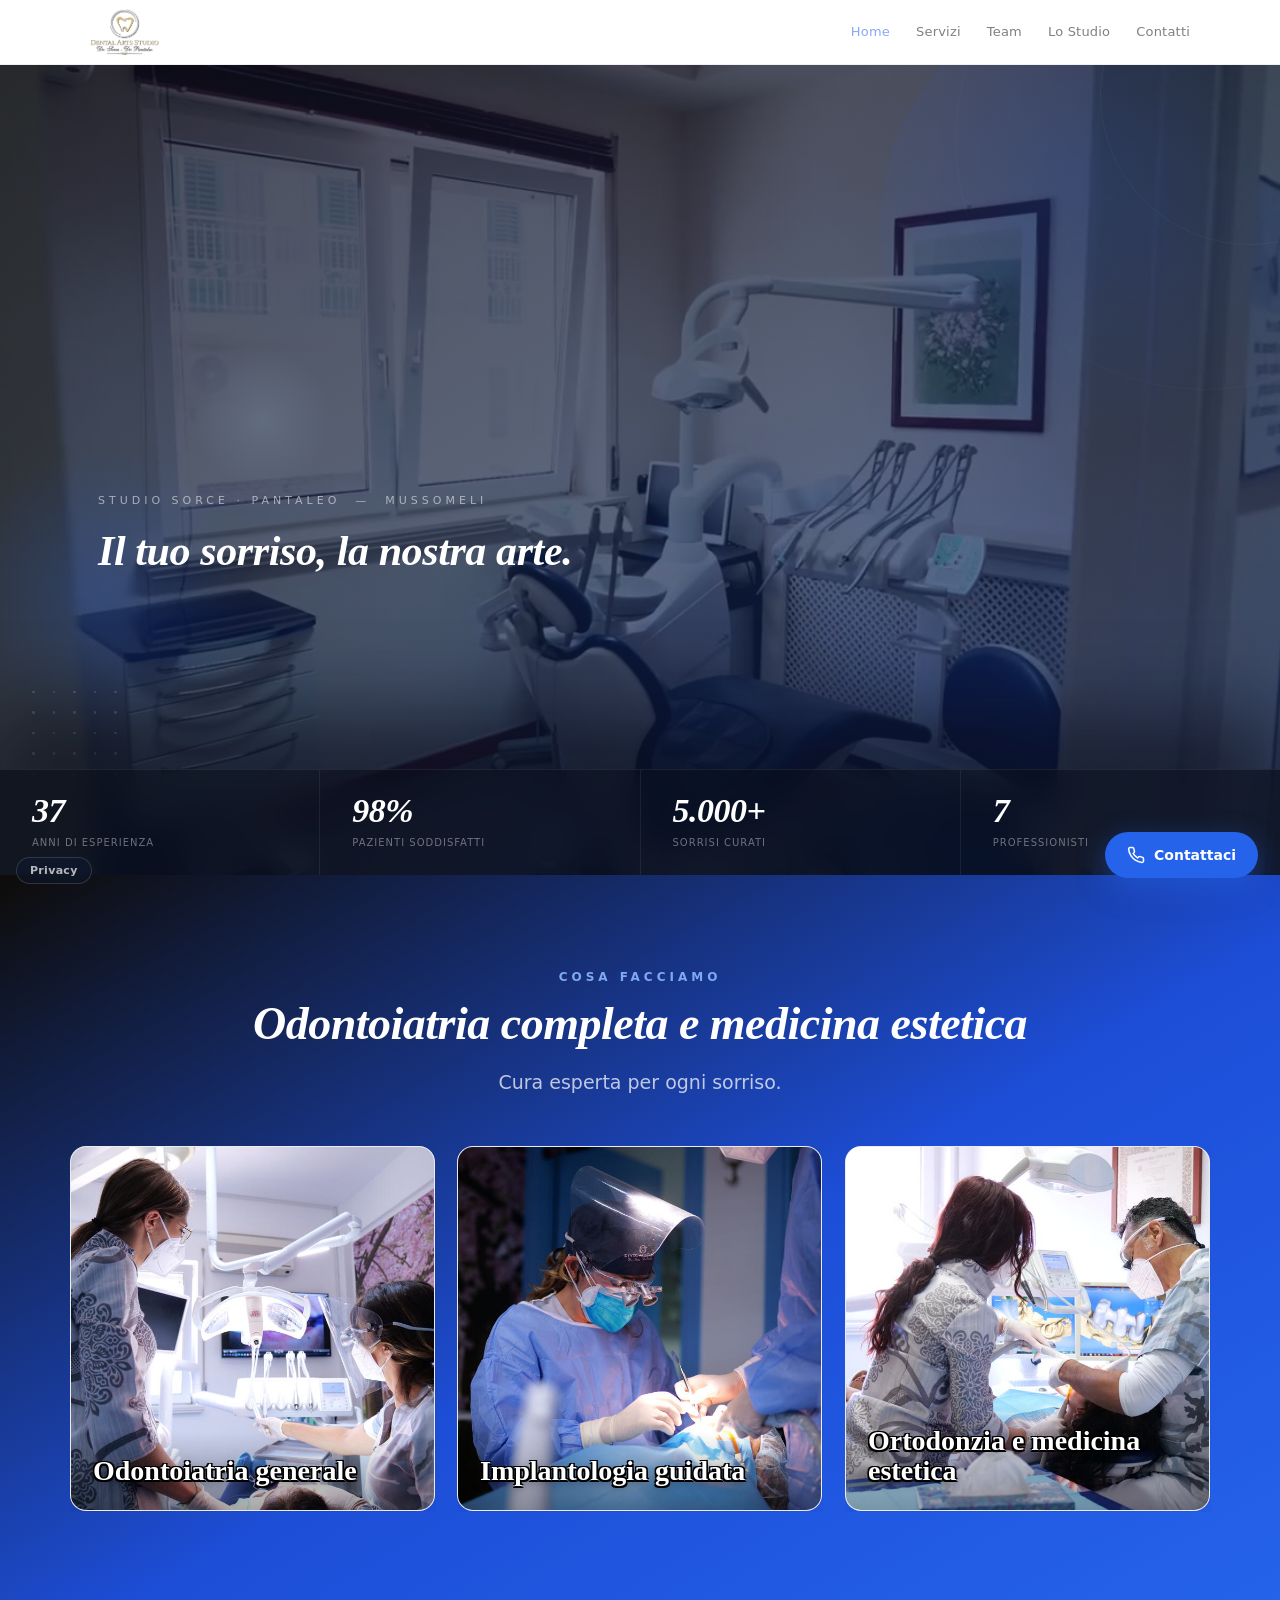
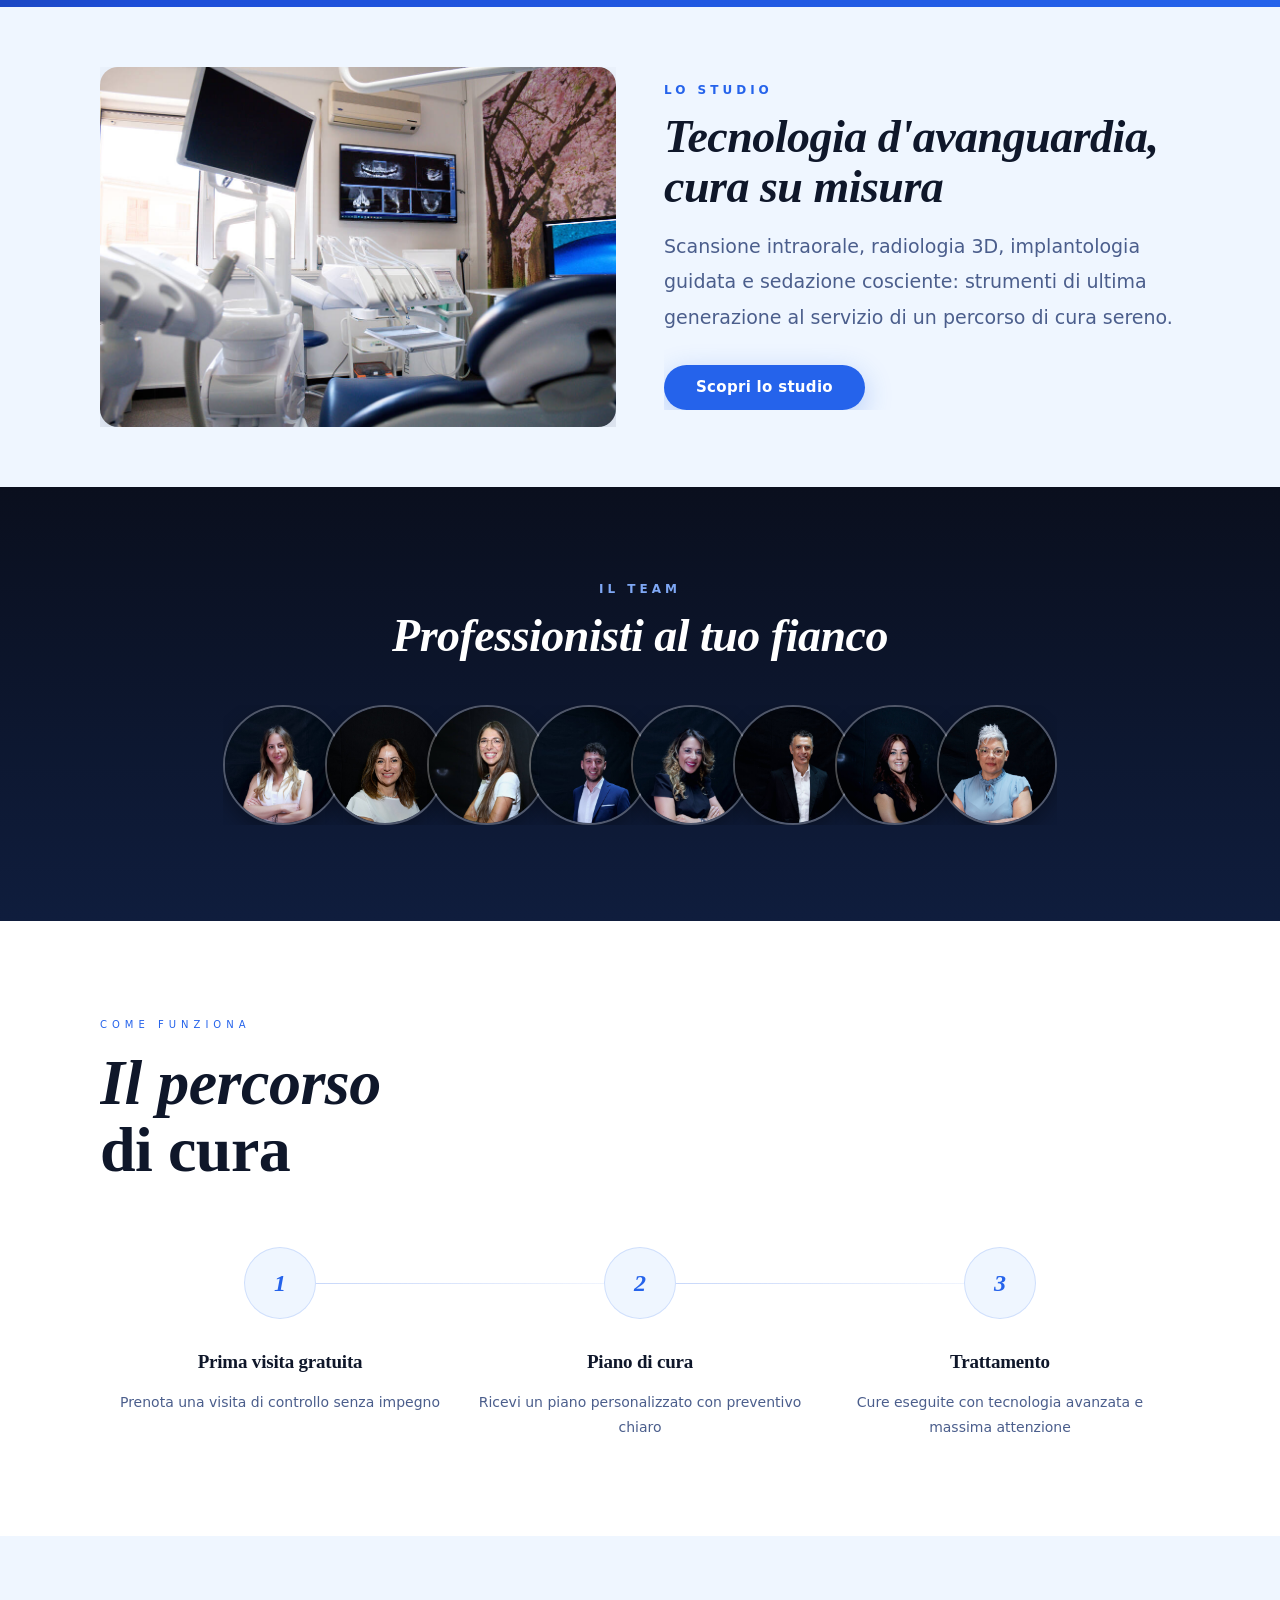
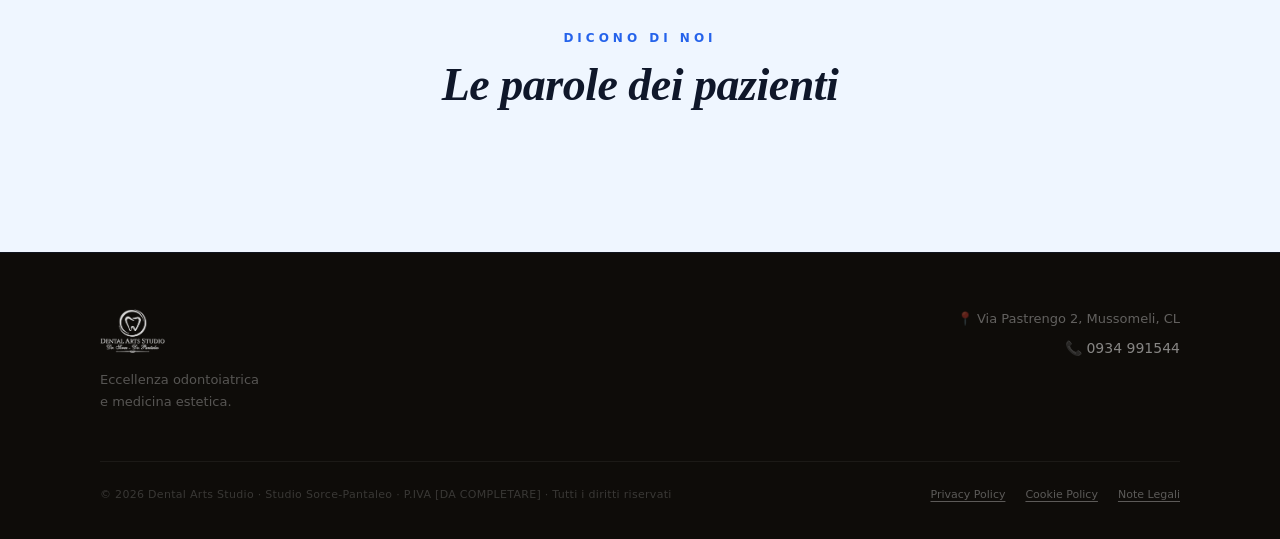
<file: index.html>
<!DOCTYPE html>
<html lang="it">
<head>
  <meta charset="UTF-8"/>
  <meta name="viewport" content="width=device-width,initial-scale=1"/>
  
  <title>Dental Arts Studio · Studio Dentistico Sorce-Pantaleo a Mussomeli</title>
  <script>document.documentElement.classList.add('js')</script>
  <link rel="stylesheet" href="assets/site.css"/>
  <!-- Font: caricato solo dopo il consenso cookie (GDPR) -->
  <link rel="preconnect" href="https://fonts.googleapis.com"/>
  <link rel="preconnect" href="https://fonts.gstatic.com" crossorigin/>
  <script>
    // Carica Google Fonts solo se l'utente ha dato consenso
    (function(){
      if(localStorage.getItem('__cookie_consent') === 'accepted'){
        var l=document.createElement('link');
        l.rel='stylesheet';
        l.href='https://fonts.googleapis.com/css2?family=Cormorant+Garamond:ital,wght@0,400;0,500;0,600;0,700;1,400;1,500&family=DM+Sans:ital,opsz,wght@0,9..40,300;0,9..40,400;0,9..40,500;0,9..40,600;0,9..40,700;1,9..40,300;1,9..40,400&display=swap';
        document.head.appendChild(l);
      }
    })();
  </script>
  <style>
    *{box-sizing:border-box;margin:0;padding:0;}
    html{scroll-behavior:smooth;scroll-padding-top:64px;}
    body{font-family:'DM Sans', system-ui, sans-serif;background:#EFF6FF;color:#0F172A;line-height:1.6;}
    section{scroll-margin-top:64px;}

    /* ── Mobile ─────────────────────────────────────── */
    @media(max-width:768px){
      /* Nav */
      nav div:last-child{display:none;}

      /* Sezioni: padding ridotto */
      section{padding-left:16px!important;padding-right:16px!important;}

      /* ── Hero ─────────────────────────────────────── */
      #hero{
        min-height:auto!important;
        padding:120px 20px 0!important;
        align-items:flex-start!important;
      }
      #hero > div{padding-bottom:40px!important;}
      #hero h1{font-size:clamp(36px,11vw,52px)!important;line-height:1.05!important;}
      /* Tagline più piccola */
      #hero p{font-size:14px!important;margin-bottom:32px!important;}
      /* Bottoni hero: colonna singola, full width */
      #hero div[style*="display:flex;flex-wrap:wrap"]{
        flex-direction:column!important;
        align-items:stretch!important;
        gap:10px!important;
        width:100%!important;
      }
      #hero div[style*="display:flex;flex-wrap:wrap"] a{
        text-align:center!important;
        justify-content:center!important;
        padding:16px 24px!important;
      }
      /* Stats bar: posizionata sotto i bottoni su mobile */
      #__hero_stats{
        position:static!important;
        display:grid!important;
        grid-template-columns:1fr 1fr!important;
        margin-top:32px!important;
        border-radius:12px!important;
        overflow:hidden!important;
      }
      #__hero_stats > div{
        border-right:none!important;
        border-bottom:1px solid rgba(255,255,255,0.07)!important;
        padding:16px 20px!important;
        min-width:0!important;
      }
      #__hero_stats > div p:first-child{
        font-size:26px!important;
      }
      /* Hero: flex column per far scorrere stats sotto i bottoni */
      #hero{
        flex-direction:column!important;
        align-items:stretch!important;
        padding-bottom:32px!important;
      }
      #hero > div:first-of-type{
        display:flex!important;
        flex-direction:column!important;
        align-items:center!important;
      }

      /* ── Griglie generiche → 1 colonna ──────────── */
      [data-gallery]{grid-template-columns:repeat(2,1fr)!important;}

      div[style*="grid-template-columns:3fr 2fr"],
      div[style*="grid-template-columns:1fr 1fr"]{
        display:flex!important;
        flex-direction:column!important;
        align-items:center!important;
      }
      /* Dove siamo + Orari: full width centrati */
      #contatti,#orari{padding-left:16px!important;padding-right:16px!important;}
      #contatti > div,#orari > div{width:100%!important;max-width:100%!important;}

      /* ── Servizi carousel ────────────────────────── */
      #servizi [style*="grid-template-columns:repeat(3"]{grid-template-columns:1fr!important;}
      /* Nascondi freccette nav in servizi su mobile */
      #servizi [style*="align-items:center;justify-content:center;gap:16px;margin-top:24px"]{display:none!important;}
      #servizi [style*="min-height:340px"]{min-height:220px!important;}
      #servizi [style*="display:flex;justify-content:center"]{flex-direction:column!important;}
      #servizi [style*="display:flex;justify-content:center"] > div{width:100%!important;}

      /* ── Medicina estetica ───────────────────────── */
      #medicina-estetica [style*="grid-template-columns"]{
        grid-template-columns:1fr!important;
        gap:16px!important;
      }
      /* Slider prima/dopo: altezza adatta al mobile */
      #medicina-estetica [style*="aspect-ratio:3/2"]{
        aspect-ratio:4/3!important;
      }

      /* ── Team ────────────────────────────────────── */
      #team [style*="display:flex;gap:48px"]{
        flex-direction:column!important;
        gap:24px!important;
      }
      #team [style*="width:340px"]{width:100%!important;}

      /* ── Orari ───────────────────────────────────── */
      #orari [style*="display:flex;gap:40px"]{
        flex-direction:column!important;
        gap:24px!important;
      }
      #orari [style*="width:240px"]{width:100%!important;min-height:auto!important;}

      /* ── Reviews ─────────────────────────────────── */
      #recensioni [style*="grid-template-columns"]{grid-template-columns:1fr!important;}

      /* ── How it works ────────────────────────────── */
      #come-funziona [style*="display:flex;gap"]{
        flex-direction:column!important;
        align-items:center!important;
      }
      #come-funziona [data-draw-line]{display:none!important;}

      /* ── Booking barber ──────────────────────────── */
      #prenota [style*="grid-template-columns:repeat(auto-fit"]{grid-template-columns:1fr!important;}
      #prenota [style*="letter-spacing:3px"]{font-size:9px!important;}

      /* ── FAQ ─────────────────────────────────────── */
      #faq [style*="grid-template-columns"]{grid-template-columns:1fr!important;}

      /* ── Gallery ─────────────────────────────────── */
      #gallery [style*="max-width:1400px"]{max-width:100%!important;}
      #gallery .gl_light-slide{height:200px!important;}

      /* ── Footer ──────────────────────────────────── */
      footer > div > div[style*="display:flex"]{
        flex-direction:column!important;
        gap:24px!important;
        align-items:flex-start!important;
      }
      footer > div > div[style*="align-items:flex-end"]{
        align-items:flex-start!important;
      }

      /* ── Palette toggle: fisso in alto nella hero su mobile ─ */
      #__palette-wrap{top:72px!important;right:12px!important;bottom:auto!important;}
    }

    /* ── Animations ─────────────────────────────────── */

    @keyframes heroBlurIn {
      from { opacity:0; filter:blur(10px); transform:translateY(28px); }
      to   { opacity:1; filter:blur(0px); transform:translateY(0); }
    }
    @keyframes fadeUp {
      from { opacity:0; transform:translateY(48px); }
      to   { opacity:1; transform:translateY(0); }
    }
    @keyframes floatA {
      0%,100% { transform:translateY(0px) scale(1); }
      50%     { transform:translateY(-22px) scale(1.05); }
    }
    @keyframes floatB {
      0%,100% { transform:translateY(0px) translateX(0px); }
      33%     { transform:translateY(-14px) translateX(12px); }
      66%     { transform:translateY(8px) translateX(-8px); }
    }
    @keyframes floatC {
      0%,100% { transform:scale(1); }
      50%     { transform:scale(1.15); }
    }
    @keyframes navUnderline {
      from { transform:scaleX(0); }
      to   { transform:scaleX(1); }
    }

    /* Hero: stagger figli diretti con blur */
    #hero > div > * {
      opacity:0;
      animation: heroBlurIn 1.1s cubic-bezier(0.22,1,0.36,1) forwards;
    }
    #hero > div > *:nth-child(1) { animation-delay:0.05s; }
    #hero > div > *:nth-child(2) { animation-delay:0.25s; }
    #hero > div > *:nth-child(3) { animation-delay:0.42s; }
    #hero > div > *:nth-child(4) { animation-delay:0.58s; }
    #hero > div > *:nth-child(5) { animation-delay:0.72s; }
    #hero > div > *:nth-child(6) { animation-delay:0.84s; }

    /* Scroll reveal — con blur */
    .sr {
      opacity:0;
      filter:blur(6px);
      transform:translateY(36px);
      transition:
        opacity 0.9s cubic-bezier(0.22,1,0.36,1),
        transform 0.9s cubic-bezier(0.22,1,0.36,1),
        filter 0.9s cubic-bezier(0.22,1,0.36,1);
    }
    .sr.in { opacity:1; filter:blur(0); transform:translateY(0); }

    /* Gallery hover */
    [data-gallery] div { overflow:hidden; }
    [data-gallery] img { transition:transform 0.6s cubic-bezier(0.25,0.46,0.45,0.94); display:block; }
    [data-gallery] div:hover img { transform:scale(1.06); }

    /* CTA hover */
    a { transition:opacity 0.2s, transform 0.2s; }
    a:hover { opacity:0.88; }
    #hero a:hover { transform:translateY(-3px); opacity:1; }

    /* Nav hover underline */
    .__nav-link { position:relative; }
    .__nav-link::after {
      content:'';
      position:absolute;
      bottom:-3px; left:0; right:0;
      height:1.5px;
      background:currentColor;
      transform:scaleX(0);
      transform-origin:left;
      transition:transform 0.3s cubic-bezier(0.4,0,0.2,1);
    }
    .__nav-link:hover::after { transform:scaleX(1); }

    /* Nav blur on scroll */
    nav.scrolled {
      backdrop-filter:blur(20px);
      -webkit-backdrop-filter:blur(20px);
      box-shadow:0 1px 0 rgba(0,0,0,0.08);
    }

    /* Scrollbar */
    ::-webkit-scrollbar { width:5px; }
    ::-webkit-scrollbar-track { background:transparent; }
    ::-webkit-scrollbar-thumb { background:rgba(0,0,0,0.18); border-radius:3px; }

    /* Selection */
    ::selection { background:#2563EB28; color:#2563EB; }
  </style>
</head>
<body>

<nav style="position:sticky;top:0;z-index:100;background:rgba(255,255,255,0.97);border-bottom:1px solid rgba(0,0,0,0.06);padding:0 24px;"><div style="max-width:1100px;margin:0 auto;display:flex;align-items:center;justify-content:space-between;height:64px;"><a href="index.html" style="text-decoration:none;flex-shrink:0;display:flex;align-items:center;"><img src="assets/img/e95d2aca2b57.png" alt="Dental Arts Studio" style="height:47px;width:auto;object-fit:contain;display:block;" /></a><div style="display:flex;gap:26px;flex-wrap:wrap;align-items:center;"><a href="index.html" class="__nav-link" style="color:#2563EB;opacity:1;font-weight:600;text-decoration:none;font-size:13px;letter-spacing:0.2px;font-family:'DM Sans',system-ui,sans-serif;">Home</a><a href="servizi.html" class="__nav-link" style="color:#1A1814;opacity:0.55;font-weight:500;text-decoration:none;font-size:13px;letter-spacing:0.2px;font-family:'DM Sans',system-ui,sans-serif;">Servizi</a><a href="team.html" class="__nav-link" style="color:#1A1814;opacity:0.55;font-weight:500;text-decoration:none;font-size:13px;letter-spacing:0.2px;font-family:'DM Sans',system-ui,sans-serif;">Team</a><a href="studio.html" class="__nav-link" style="color:#1A1814;opacity:0.55;font-weight:500;text-decoration:none;font-size:13px;letter-spacing:0.2px;font-family:'DM Sans',system-ui,sans-serif;">Lo Studio</a><a href="contatti.html" class="__nav-link" style="color:#1A1814;opacity:0.55;font-weight:500;text-decoration:none;font-size:13px;letter-spacing:0.2px;font-family:'DM Sans',system-ui,sans-serif;">Contatti</a></div></div></nav>
<style>
  @media(max-width:900px){ .home-3{grid-template-columns:1fr 1fr !important;} }
  @media(max-width:768px){ .home-split{grid-template-columns:1fr !important;gap:32px !important;} .home-split img{height:320px !important;} }
  @media(max-width:560px){ .home-3{grid-template-columns:1fr !important;} }
</style><section id="hero" style="background:linear-gradient(150deg, #0A0F1E 0%, #0F1D3D 50%, #1A3580 100%);color:#fff;padding:160px 24px 160px;text-align:center;position:relative;min-height:90vh;display:flex;align-items:center;overflow:hidden;">
  <!-- Video di sfondo hero -->
  <!-- Hero: due layer video con crossfade intro->loop (sembrano un unico video) -->
  <video id="hero-loop" class="__hero-video" autoplay muted loop playsinline preload="auto" poster="hero-poster.jpg" aria-hidden="true" tabindex="-1" style="position:absolute;inset:0;width:100%;height:100%;object-fit:cover;z-index:0;pointer-events:none;"><source src="hero.mp4" type="video/mp4"></video>
  <video id="hero-intro" class="__hero-video" muted playsinline preload="auto" aria-hidden="true" tabindex="-1" style="position:absolute;inset:0;width:100%;height:100%;object-fit:cover;z-index:1;pointer-events:none;opacity:0;transition:opacity .7s ease;"></video>
  <script>
  (function(){
    var loop=document.getElementById('hero-loop'), intro=document.getElementById('hero-intro');
    if(loop){ var lp=loop.play(); if(lp&&lp.catch)lp.catch(function(){}); }
    var seen=false; try{seen=!!sessionStorage.getItem('das_intro_seen');}catch(e){}
    if(seen || !intro){ if(intro){intro.style.display='none';} return; }
    try{sessionStorage.setItem('das_intro_seen','1');}catch(e){}
    intro.setAttribute('src','intro.mp4'); intro.load(); intro.style.opacity='1';
    var done=false;
    function toLoop(){ if(done) return; done=true; intro.style.opacity='0'; setTimeout(function(){ intro.style.display='none'; try{intro.pause();}catch(e){} }, 800); }
    var p=intro.play(); if(p&&p.catch)p.catch(function(){ toLoop(); });
    intro.addEventListener('timeupdate', function(){ if(intro.duration && intro.currentTime >= intro.duration - 0.6){ toLoop(); } });
    intro.addEventListener('ended', toLoop);
  })();
  </script>
  <!-- Overlay scuro per leggibilita del testo -->
  <div aria-hidden="true" style="position:absolute;inset:0;z-index:0;pointer-events:none;background:linear-gradient(150deg, rgba(10,15,30,0.74) 0%, rgba(15,29,61,0.66) 50%, rgba(26,53,128,0.60) 100%);"></div>
  <style>
    #hero > div[style*="background-image:url('data:image"]{z-index:-1 !important;}
    /* Hero editoriale allineato a sinistra */
    #hero{ text-align:left !important; align-items:flex-end !important; }
    #hero > div[style*="max-width:820px"]{ max-width:1100px !important; margin:0 auto !important; padding:0 8px 120px; }
    #hero img[alt="Dental Arts Studio"]{ display:none !important; }
    #hero > div[style*="max-width:820px"] > p[style*="max-width:460px"]{ display:none !important; }
    #hero > div[style*="max-width:820px"] > div[style*="justify-content:center"]{ justify-content:flex-start !important; }
    @media(max-width:768px){
      #hero > div[style*="max-width:820px"]{ padding:0 4px; }
      #hero h1{ font-size:clamp(40px,11vw,60px) !important; }
    }
  </style>
  
    <div data-orb="1" style="position:absolute;top:-80px;right:-80px;width:480px;height:480px;border-radius:50%;background:radial-gradient(circle at 40% 40%,#2563EB30 0%,transparent 65%);animation:floatA 9s ease-in-out infinite;pointer-events:none;"></div>
    <div data-orb="2" style="position:absolute;bottom:120px;left:-60px;width:320px;height:320px;border-radius:50%;background:radial-gradient(circle,#2563EB38 0%,transparent 65%);animation:floatB 7s ease-in-out infinite 1.5s;pointer-events:none;"></div>
    <div data-orb="3" style="position:absolute;top:35%;left:15%;width:140px;height:140px;border-radius:50%;background:radial-gradient(circle,#BFDBFE20 0%,transparent 70%);animation:floatC 11s ease-in-out infinite 3s;pointer-events:none;"></div>
    <div style="position:absolute;top:0;right:0;width:300px;height:300px;border-radius:50%;border:1px solid rgba(255,255,255,0.04);pointer-events:none;transform:translate(40%,-40%);"></div>
    <div style="position:absolute;top:0;right:0;width:500px;height:500px;border-radius:50%;border:1px solid rgba(255,255,255,0.025);pointer-events:none;transform:translate(35%,-35%);"></div>
  
  <div style="position:absolute;bottom:100px;left:32px;display:grid;grid-template-columns:repeat(5,1fr);gap:18px;pointer-events:none;">
    <div style="width:2.5px;height:2.5px;border-radius:50%;background:rgba(255,255,255,0.18);"></div><div style="width:2.5px;height:2.5px;border-radius:50%;background:rgba(255,255,255,0.18);"></div><div style="width:2.5px;height:2.5px;border-radius:50%;background:rgba(255,255,255,0.18);"></div><div style="width:2.5px;height:2.5px;border-radius:50%;background:rgba(255,255,255,0.18);"></div><div style="width:2.5px;height:2.5px;border-radius:50%;background:rgba(255,255,255,0.18);"></div><div style="width:2.5px;height:2.5px;border-radius:50%;background:rgba(255,255,255,0.18);"></div><div style="width:2.5px;height:2.5px;border-radius:50%;background:rgba(255,255,255,0.18);"></div><div style="width:2.5px;height:2.5px;border-radius:50%;background:rgba(255,255,255,0.18);"></div><div style="width:2.5px;height:2.5px;border-radius:50%;background:rgba(255,255,255,0.18);"></div><div style="width:2.5px;height:2.5px;border-radius:50%;background:rgba(255,255,255,0.18);"></div><div style="width:2.5px;height:2.5px;border-radius:50%;background:rgba(255,255,255,0.18);"></div><div style="width:2.5px;height:2.5px;border-radius:50%;background:rgba(255,255,255,0.18);"></div><div style="width:2.5px;height:2.5px;border-radius:50%;background:rgba(255,255,255,0.18);"></div><div style="width:2.5px;height:2.5px;border-radius:50%;background:rgba(255,255,255,0.18);"></div><div style="width:2.5px;height:2.5px;border-radius:50%;background:rgba(255,255,255,0.18);"></div><div style="width:2.5px;height:2.5px;border-radius:50%;background:rgba(255,255,255,0.18);"></div><div style="width:2.5px;height:2.5px;border-radius:50%;background:rgba(255,255,255,0.18);"></div><div style="width:2.5px;height:2.5px;border-radius:50%;background:rgba(255,255,255,0.18);"></div><div style="width:2.5px;height:2.5px;border-radius:50%;background:rgba(255,255,255,0.18);"></div><div style="width:2.5px;height:2.5px;border-radius:50%;background:rgba(255,255,255,0.18);"></div><div style="width:2.5px;height:2.5px;border-radius:50%;background:rgba(255,255,255,0.18);"></div><div style="width:2.5px;height:2.5px;border-radius:50%;background:rgba(255,255,255,0.18);"></div><div style="width:2.5px;height:2.5px;border-radius:50%;background:rgba(255,255,255,0.18);"></div><div style="width:2.5px;height:2.5px;border-radius:50%;background:rgba(255,255,255,0.18);"></div><div style="width:2.5px;height:2.5px;border-radius:50%;background:rgba(255,255,255,0.18);"></div>
  </div>
    <div data-anim="rise" style="max-width:820px;margin:0 auto;width:100%;position:relative;z-index:1;">
    
    <p style="font-size:11px;letter-spacing:4px;text-transform:uppercase;color:rgba(255,255,255,0.55);margin-bottom:18px;font-family:'DM Sans', system-ui, sans-serif;">Studio Sorce &middot; Pantaleo &nbsp;&mdash;&nbsp; Mussomeli</p>
    <h1 style="font-family:'Cormorant Garamond', Georgia, serif;font-style:italic;font-weight:600;color:#fff;font-size:clamp(26px,3.4vw,42px);line-height:1.12;letter-spacing:-.4px;margin:0 0 20px;">Il tuo sorriso, la nostra arte.</h1>
        <p style="font-size:17px;line-height:1.9;color:rgba(255,255,255,0.55);max-width:460px;margin:0 auto 52px;font-weight:300;letter-spacing:0.1px;font-family:'DM Sans', system-ui, sans-serif;">Eccellenza odontoiatrica e medicina estetica nel cuore della Sicilia</p>
    
  </div>
  <div id="__hero_stats" style="position:absolute;bottom:0;left:0;right:0;display:flex;flex-wrap:wrap;border-top:1px solid rgba(255,255,255,0.07);background:rgba(0,0,0,0.55);backdrop-filter:blur(16px);">
        <div style="flex:1;min-width:120px;padding:24px 32px;border-right:1px solid rgba(255,255,255,0.07);">
            <p data-count-target="37" data-count-suffix="" style="font-size:34px;font-weight:700;color:#fff;margin:0;line-height:1;font-family:'Cormorant Garamond', Georgia, serif;font-style:italic;letter-spacing:-0.5px;">37</p>
            <p style="font-size:10px;color:rgba(255,255,255,0.4);margin:7px 0 0;letter-spacing:0.1em;text-transform:uppercase;font-family:'DM Sans', system-ui, sans-serif;">Anni di esperienza</p>
          </div><div style="flex:1;min-width:120px;padding:24px 32px;border-right:1px solid rgba(255,255,255,0.07);">
            <p data-count-target="98" data-count-suffix="%" style="font-size:34px;font-weight:700;color:#fff;margin:0;line-height:1;font-family:'Cormorant Garamond', Georgia, serif;font-style:italic;letter-spacing:-0.5px;">98%</p>
            <p style="font-size:10px;color:rgba(255,255,255,0.4);margin:7px 0 0;letter-spacing:0.1em;text-transform:uppercase;font-family:'DM Sans', system-ui, sans-serif;">Pazienti soddisfatti</p>
          </div><div style="flex:1;min-width:120px;padding:24px 32px;border-right:1px solid rgba(255,255,255,0.07);">
            <p data-count-target="5000" data-count-suffix="+" style="font-size:34px;font-weight:700;color:#fff;margin:0;line-height:1;font-family:'Cormorant Garamond', Georgia, serif;font-style:italic;letter-spacing:-0.5px;">5000+</p>
            <p style="font-size:10px;color:rgba(255,255,255,0.4);margin:7px 0 0;letter-spacing:0.1em;text-transform:uppercase;font-family:'DM Sans', system-ui, sans-serif;">Sorrisi curati</p>
          </div><div style="flex:1;min-width:120px;padding:24px 32px;">
            <p data-count-target="7" data-count-suffix="" style="font-size:34px;font-weight:700;color:#fff;margin:0;line-height:1;font-family:'Cormorant Garamond', Georgia, serif;font-style:italic;letter-spacing:-0.5px;">7</p>
            <p style="font-size:10px;color:rgba(255,255,255,0.4);margin:7px 0 0;letter-spacing:0.1em;text-transform:uppercase;font-family:'DM Sans', system-ui, sans-serif;">Professionisti</p>
          </div>
      </div>
</section>

<style>
  .__csl_servizi_card:hover img { transform:scale(1.05); }
  #__csl_servizi_strip::-webkit-scrollbar { display:none; }
  @media(max-width:768px){
    #__csl_servizi_strip { flex-direction:column !important; overflow-x:visible !important; overflow-y:auto !important; height:auto !important; }
    .__csl_servizi_card { flex-shrink:0 !important; width:100% !important; height:160px !important; }
    .__csl_servizi_card[data-active] { height:320px !important; }
  }
</style>


<section class="on-dark" style="background:linear-gradient(150deg,#0E0C09 0%,#1D4ED8 55%,#2563EB 100%);padding:96px 24px;">
  <div style="max-width:1140px;margin:0 auto;">
    <div style="text-align:center;margin-bottom:46px;" data-anim="fade-up">
      <p class="t-eyebrow">Cosa facciamo</p>
      <h2 class="t-h2">Odontoiatria completa e medicina estetica</h2>
      <p class="t-lead" style="max-width:600px;margin:16px auto 0;">Cura esperta per ogni sorriso.</p>
    </div>
    <div class="home-3" style="display:grid;grid-template-columns:repeat(3,1fr);gap:22px;">
      <a href="servizi.html" class="card" data-anim="zoom-in" data-d="1" style="text-decoration:none;display:block;position:relative;aspect-ratio:1/1;">
        <img src="assets/home/odontoiatria.jpg" alt="Odontoiatria generale" loading="lazy" style="width:100%;height:100%;object-fit:cover;display:block;"/>
        <div style="position:absolute;left:0;right:0;bottom:0;padding:24px 22px;background:linear-gradient(to top, rgba(0,0,0,.35), transparent);">
          <h3 style="font-family:var(--serif);font-weight:700;font-size:clamp(22px,2.4vw,28px);line-height:1.08;color:#fff;margin:0;text-shadow:-1.5px -1.5px 0 #000,1.5px -1.5px 0 #000,-1.5px 1.5px 0 #000,1.5px 1.5px 0 #000,0 3px 10px rgba(0,0,0,.5);">Odontoiatria generale</h3>
        </div>
      </a>
      <a href="servizi.html" class="card" data-anim="zoom-in" data-d="2" style="text-decoration:none;display:block;position:relative;aspect-ratio:1/1;">
        <img src="assets/home/implantologia.jpg" alt="Implantologia guidata" loading="lazy" style="width:100%;height:100%;object-fit:cover;display:block;"/>
        <div style="position:absolute;left:0;right:0;bottom:0;padding:24px 22px;background:linear-gradient(to top, rgba(0,0,0,.35), transparent);">
          <h3 style="font-family:var(--serif);font-weight:700;font-size:clamp(22px,2.4vw,28px);line-height:1.08;color:#fff;margin:0;text-shadow:-1.5px -1.5px 0 #000,1.5px -1.5px 0 #000,-1.5px 1.5px 0 #000,1.5px 1.5px 0 #000,0 3px 10px rgba(0,0,0,.5);">Implantologia guidata</h3>
        </div>
      </a>
      <a href="servizi.html#medicina-estetica" class="card" data-anim="zoom-in" data-d="3" style="text-decoration:none;display:block;position:relative;aspect-ratio:1/1;">
        <img src="assets/home/ortodonzia.jpg" alt="Ortodonzia e medicina estetica" loading="lazy" style="width:100%;height:100%;object-fit:cover;display:block;"/>
        <div style="position:absolute;left:0;right:0;bottom:0;padding:24px 22px;background:linear-gradient(to top, rgba(0,0,0,.35), transparent);">
          <h3 style="font-family:var(--serif);font-weight:700;font-size:clamp(22px,2.4vw,28px);line-height:1.08;color:#fff;margin:0;text-shadow:-1.5px -1.5px 0 #000,1.5px -1.5px 0 #000,-1.5px 1.5px 0 #000,1.5px 1.5px 0 #000,0 3px 10px rgba(0,0,0,.5);">Ortodonzia e medicina estetica</h3>
        </div>
      </a>
    </div>
  </div>
</section>
<section style="background:var(--bg-soft);padding:60px 24px;overflow:hidden;">
  <div class="home-split" style="max-width:1080px;margin:0 auto;display:grid;grid-template-columns:1fr 1fr;gap:48px;align-items:center;">
    <div data-anim="from-left"><img src="assets/studio/sala-implantologia.jpg" alt="Lo studio" loading="lazy" style="width:100%;height:360px;object-fit:cover;border-radius:18px;box-shadow:0 24px 60px rgba(15,29,61,.2);display:block;"/></div>
    <div data-anim="from-right">
      <p class="t-eyebrow">Lo studio</p>
      <h2 class="t-h2">Tecnologia d'avanguardia,<br/>cura su misura</h2>
      <p class="t-lead" style="margin:18px 0 30px;">Scansione intraorale, radiologia 3D, implantologia guidata e sedazione cosciente: strumenti di ultima generazione al servizio di un percorso di cura sereno.</p>
      <a class="btn" href="studio.html">Scopri lo studio</a>
    </div>
  </div>
</section>
<section class="on-dark" style="background:linear-gradient(180deg,var(--navy-900) 0%,var(--navy-800) 100%);padding:96px 24px;text-align:center;">
  <style>
    #hometeam .tav{display:inline-block;line-height:0;position:relative;} #hometeam .tav:hover{z-index:10;}
    #hometeam .tav img{transition:transform .3s cubic-bezier(.2,.7,.2,1),box-shadow .3s,border-color .3s;cursor:pointer;}
    #hometeam .tav:hover img{transform:scale(1.18);position:relative;z-index:10;box-shadow:0 14px 30px rgba(0,0,0,.5);border-color:#fff;}
  </style>
  <div id="hometeam" style="max-width:900px;margin:0 auto;">
    <div data-anim="fade-up"><p class="t-eyebrow">Il team</p><h2 class="t-h2">Professionisti al tuo fianco</h2></div>
    <div style="display:flex;justify-content:center;align-items:center;margin:44px 0 0;flex-wrap:wrap;row-gap:22px;"><a class="tav" href="team.html" aria-label="Vai al team"><img src="team/cinzia-1.jpg" alt="" loading="lazy" data-anim="zoom-in" data-d="4" style="width:120px;height:120px;border-radius:50%;object-fit:cover;object-position:top;border:2px solid rgba(255,255,255,.28);margin:0 -9px;box-shadow:0 8px 20px rgba(0,0,0,.32);"/></a><a class="tav" href="team.html" aria-label="Vai al team"><img src="team/mariella-1.jpg" alt="" loading="lazy" data-anim="zoom-in" data-d="4" style="width:120px;height:120px;border-radius:50%;object-fit:cover;object-position:top;border:2px solid rgba(255,255,255,.28);margin:0 -9px;box-shadow:0 8px 20px rgba(0,0,0,.32);"/></a><a class="tav" href="team.html" aria-label="Vai al team"><img src="team/yosella-1.jpg" alt="" loading="lazy" data-anim="zoom-in" data-d="3" style="width:120px;height:120px;border-radius:50%;object-fit:cover;object-position:top;border:2px solid rgba(255,255,255,.28);margin:0 -9px;box-shadow:0 8px 20px rgba(0,0,0,.32);"/></a><a class="tav" href="team.html" aria-label="Vai al team"><img src="team/danilo-1.jpg" alt="" loading="lazy" data-anim="zoom-in" data-d="2" style="width:120px;height:120px;border-radius:50%;object-fit:cover;object-position:top;border:2px solid rgba(255,255,255,.28);margin:0 -9px;box-shadow:0 8px 20px rgba(0,0,0,.32);"/></a><a class="tav" href="team.html" aria-label="Vai al team"><img src="team/carmela-1.jpg" alt="" loading="lazy" data-anim="zoom-in" data-d="1" style="width:120px;height:120px;border-radius:50%;object-fit:cover;object-position:top;border:2px solid rgba(255,255,255,.28);margin:0 -9px;box-shadow:0 8px 20px rgba(0,0,0,.32);"/></a><a class="tav" href="team.html" aria-label="Vai al team"><img src="team/piero-1.jpg" alt="" loading="lazy" data-anim="zoom-in" data-d="1" style="width:120px;height:120px;border-radius:50%;object-fit:cover;object-position:top;border:2px solid rgba(255,255,255,.28);margin:0 -9px;box-shadow:0 8px 20px rgba(0,0,0,.32);"/></a><a class="tav" href="team.html" aria-label="Vai al team"><img src="team/adriana-1.jpg" alt="" loading="lazy" data-anim="zoom-in" data-d="2" style="width:120px;height:120px;border-radius:50%;object-fit:cover;object-position:top;border:2px solid rgba(255,255,255,.28);margin:0 -9px;box-shadow:0 8px 20px rgba(0,0,0,.32);"/></a><a class="tav" href="team.html" aria-label="Vai al team"><img src="team/saveria-1.jpg" alt="" loading="lazy" data-anim="zoom-in" data-d="3" style="width:120px;height:120px;border-radius:50%;object-fit:cover;object-position:top;border:2px solid rgba(255,255,255,.28);margin:0 -9px;box-shadow:0 8px 20px rgba(0,0,0,.32);"/></a></div>
  </div>
</section>
<style>
  .__hiw-num {
    transition: box-shadow 0.4s, transform 0.3s;
  }
  .__hiw-num:hover {
    box-shadow: 0 0 0 8px #2563EB18, 0 0 0 16px #2563EB08 !important;
    transform: scale(1.08);
  }
</style>
<section style="background:#FFFFFF;padding:96px 24px;overflow:hidden;">
  <div style="max-width:1080px;margin:0 auto;">
    <div style="margin-bottom:64px;" data-anim="fade-up">
      <p style="font-size:10px;letter-spacing:5px;text-transform:uppercase;color:#2563EB;margin-bottom:16px;font-family:'DM Sans', system-ui, sans-serif;">Come funziona</p>
      <h2 style="font-size:clamp(38px,5.5vw,64px);font-weight:600;margin:0;color:#0F172A;font-family:'Cormorant Garamond', Georgia, serif;letter-spacing:-0.5px;line-height:1.05;font-style:italic;">Il percorso<br><span style="font-style:normal;font-weight:700;">di cura</span></h2>
    </div>

    <div style="display:flex;align-items:flex-start;gap:0;">
      
        <div data-sr style="flex:1;display:flex;flex-direction:column;align-items:center;position:relative;">
          <div class="__hiw-num" style="width:72px;height:72px;border:1.5px solid #2563EB28;border-radius:50%;display:flex;align-items:center;justify-content:center;margin-bottom:28px;background:#EFF6FF;position:relative;z-index:1;box-shadow:0 0 0 0 #2563EB20;cursor:default;">
            <span style="font-size:24px;font-weight:700;color:#2563EB;font-family:'Cormorant Garamond', Georgia, serif;font-style:italic;">1</span>
          </div>
          <div style="text-align:center;padding:0 16px;">
            <h3 style="font-size:19px;font-weight:700;color:#0F172A;margin:0 0 12px;font-family:'Cormorant Garamond', Georgia, serif;letter-spacing:-0.2px;">Prima visita gratuita</h3>
            <p style="color:#4B5E8C;font-size:14px;margin:0;line-height:1.8;font-weight:300;">Prenota una visita di controllo senza impegno</p>
          </div>
          
          <div data-draw-line style="position:absolute;top:36px;left:calc(50% + 36px);right:calc(-50% + 36px);height:1px;
               background:linear-gradient(to right,#2563EB40,#2563EB12);
               transform:scaleX(1);transform-origin:left;
               transition:transform 1.2s cubic-bezier(0.4,0,0.2,1) 0.4s;">
          </div>
        </div>
        <div data-sr style="flex:1;display:flex;flex-direction:column;align-items:center;position:relative;">
          <div class="__hiw-num" style="width:72px;height:72px;border:1.5px solid #2563EB28;border-radius:50%;display:flex;align-items:center;justify-content:center;margin-bottom:28px;background:#EFF6FF;position:relative;z-index:1;box-shadow:0 0 0 0 #2563EB20;cursor:default;">
            <span style="font-size:24px;font-weight:700;color:#2563EB;font-family:'Cormorant Garamond', Georgia, serif;font-style:italic;">2</span>
          </div>
          <div style="text-align:center;padding:0 16px;">
            <h3 style="font-size:19px;font-weight:700;color:#0F172A;margin:0 0 12px;font-family:'Cormorant Garamond', Georgia, serif;letter-spacing:-0.2px;">Piano di cura</h3>
            <p style="color:#4B5E8C;font-size:14px;margin:0;line-height:1.8;font-weight:300;">Ricevi un piano personalizzato con preventivo chiaro</p>
          </div>
          
          <div data-draw-line style="position:absolute;top:36px;left:calc(50% + 36px);right:calc(-50% + 36px);height:1px;
               background:linear-gradient(to right,#2563EB40,#2563EB12);
               transform:scaleX(1);transform-origin:left;
               transition:transform 1.2s cubic-bezier(0.4,0,0.2,1) 0.4s;">
          </div>
        </div>
        <div data-sr style="flex:1;display:flex;flex-direction:column;align-items:center;position:relative;">
          <div class="__hiw-num" style="width:72px;height:72px;border:1.5px solid #2563EB28;border-radius:50%;display:flex;align-items:center;justify-content:center;margin-bottom:28px;background:#EFF6FF;position:relative;z-index:1;box-shadow:0 0 0 0 #2563EB20;cursor:default;">
            <span style="font-size:24px;font-weight:700;color:#2563EB;font-family:'Cormorant Garamond', Georgia, serif;font-style:italic;">3</span>
          </div>
          <div style="text-align:center;padding:0 16px;">
            <h3 style="font-size:19px;font-weight:700;color:#0F172A;margin:0 0 12px;font-family:'Cormorant Garamond', Georgia, serif;letter-spacing:-0.2px;">Trattamento</h3>
            <p style="color:#4B5E8C;font-size:14px;margin:0;line-height:1.8;font-weight:300;">Cure eseguite con tecnologia avanzata e massima attenzione</p>
          </div>
          
        </div>
    </div>
  </div>
</section>

<section id="recensioni" style="background:var(--bg-soft);padding:96px 24px;">
  <div style="max-width:1140px;margin:0 auto;">
    <div style="text-align:center;margin-bottom:46px;" data-anim="fade-up">
      <p class="t-eyebrow">Dicono di noi</p>
      <h2 class="t-h2">Le parole dei pazienti</h2>
    </div>
    <div class="reveal" data-anim="fade-up" style="max-width:1140px;margin:0 auto;">
      <div id="featurable-8db191c7-d4ac-4cec-ab4a-35c763edf10b" data-featurable-async data-location-code="it"></div>
    </div>
    <script src="https://cdn.featurable.com/widget/v2/embed.js" defer charset="UTF-8"></script>
  </div>
  <style>@media(max-width:900px){.rv-grid{grid-template-columns:1fr!important;max-width:600px;margin:0 auto;}}</style>
</section>


<footer style="background:#0E0C09;border-top:1px solid #2563EB18;padding:56px 24px 36px;">
  <div style="max-width:1080px;margin:0 auto;">
    <div style="display:flex;align-items:flex-start;justify-content:space-between;flex-wrap:wrap;gap:32px;margin-bottom:48px;">
      <!-- Brand -->
      <div>
        <img src="assets/img/e95d2aca2b57.png" alt="Dental Arts Studio" style="height:44px;width:auto;object-fit:contain;display:block;margin-bottom:16px;filter:brightness(0) invert(1);opacity:0.85;" />
        <p style="font-size:13px;color:rgba(255,255,255,0.3);line-height:1.7;max-width:240px;margin:0;font-weight:300;">Eccellenza odontoiatrica<br>e medicina estetica.</p>
      </div>
      <!-- Info -->
      <div style="display:flex;flex-direction:column;gap:8px;align-items:flex-end;">
        <p style="font-size:13px;color:rgba(255,255,255,0.35);margin:0;text-align:right;">📍 Via Pastrengo 2, Mussomeli, CL</p>
        <a href="tel:0934991544" style="font-size:14px;color:rgba(255,255,255,0.5);text-decoration:none;font-weight:500;">📞 0934 991544</a>
      </div>
    </div>
    <!-- Legal links + copyright -->
    <div style="border-top:1px solid rgba(255,255,255,0.06);padding-top:24px;display:flex;flex-wrap:wrap;align-items:center;justify-content:space-between;gap:16px;">
      <span style="font-size:11px;color:rgba(255,255,255,0.18);letter-spacing:0.3px;">
        © 2026 Dental Arts Studio · Studio Sorce-Pantaleo · P.IVA [DA COMPLETARE] · Tutti i diritti riservati
      </span>
      <div style="display:flex;gap:20px;flex-wrap:wrap;">
        <button onclick="document.getElementById('__modal-privacy').style.display='flex'" style="background:none;border:none;cursor:pointer;font-size:11px;color:rgba(255,255,255,0.32);font-family:inherit;padding:0;text-decoration:underline;text-underline-offset:3px;">Privacy Policy</button>
        <button onclick="document.getElementById('__modal-cookie').style.display='flex'" style="background:none;border:none;cursor:pointer;font-size:11px;color:rgba(255,255,255,0.32);font-family:inherit;padding:0;text-decoration:underline;text-underline-offset:3px;">Cookie Policy</button>
        <button onclick="document.getElementById('__modal-disclaimer').style.display='flex'" style="background:none;border:none;cursor:pointer;font-size:11px;color:rgba(255,255,255,0.32);font-family:inherit;padding:0;text-decoration:underline;text-underline-offset:3px;">Note Legali</button>
      </div>
    </div>
  </div>
</footer>

<style>
  @media(min-width:768px){ #floating-cta{ display:none !important; } }
  @media(max-width:767px){ body{ padding-bottom:80px; } }
  #floating-cta a { transition: filter 0.2s; }
  #floating-cta a:active { filter: brightness(0.88); }
</style>
<div id="floating-cta" style="position:fixed;bottom:0;left:0;right:0;z-index:999;display:flex;box-shadow:0 -1px 0 rgba(255,255,255,0.06),0 -8px 32px rgba(0,0,0,0.4);">
  
      <a href="tel:0934 991544"
        style="flex:1;display:flex;flex-direction:column;align-items:center;justify-content:center;gap:3px;background:#111;color:#fff;text-decoration:none;padding:12px 8px;">
        <svg width="20" height="20" viewBox="0 0 24 24" fill="none" stroke="#c9a84c" stroke-width="2" stroke-linecap="round" stroke-linejoin="round"><path d="M22 16.92v3a2 2 0 01-2.18 2 19.79 19.79 0 01-8.63-3.07A19.5 19.5 0 013.07 8.63 19.79 19.79 0 01.07 2C.07.89.89.01 2 0h3a2 2 0 012 1.72c.127.96.361 1.903.7 2.81a2 2 0 01-.45 2.11L6.09 7.91a16 16 0 006 6l1.27-1.27a2 2 0 012.11-.45c.907.339 1.85.573 2.81.7A2 2 0 0122 16.92z"/></svg>
        <span style="font-size:10px;font-weight:700;letter-spacing:1.5px;text-transform:uppercase;">Chiama</span>
      </a>
</div>
  <script>
    (function(){
      // ── Scroll reveal with stagger ─────────────────
      var sections = document.querySelectorAll('section:not(#hero)');
      var srObserver = new IntersectionObserver(function(entries){
        entries.forEach(function(e){
          if(e.isIntersecting){
            e.target.classList.add('in');
            // Stagger direct children of inner container
            var children = e.target.querySelectorAll('[data-sr]');
            children.forEach(function(child, i){
              setTimeout(function(){
                child.style.opacity = '1';
                child.style.transform = 'translateY(0) scale(1)';
                child.style.filter = 'blur(0)';
              }, 80 + i * 90);
            });
            srObserver.unobserve(e.target);
          }
        });
      }, { threshold:0.07, rootMargin:'0px 0px -40px 0px' });
      sections.forEach(function(s){ s.classList.add('sr'); srObserver.observe(s); });

      // ── Stat counters ───────────────────────────────
      var counters = document.querySelectorAll('[data-count-target]');
      var countObserver = new IntersectionObserver(function(entries){
        entries.forEach(function(e){
          if(!e.isIntersecting) return;
          var el = e.target;
          var target = parseInt(el.getAttribute('data-count-target') || '0');
          var suffix = el.getAttribute('data-count-suffix') || '';
          var duration = 1400;
          var start = null;
          function step(ts){
            if(!start) start = ts;
            var progress = Math.min((ts - start) / duration, 1);
            var eased = 1 - Math.pow(1 - progress, 3);
            var current = Math.round(eased * target);
            el.textContent = (target >= 100 ? current.toLocaleString('it-IT') : current) + suffix;
            if(progress < 1) requestAnimationFrame(step);
          }
          requestAnimationFrame(step);
          countObserver.unobserve(el);
        });
      }, { threshold:0.5 });
      counters.forEach(function(c){ countObserver.observe(c); });

      // ── Line draw (how-it-works connectors) ─────────
      var lines = document.querySelectorAll('[data-draw-line]');
      var lineObserver = new IntersectionObserver(function(entries){
        entries.forEach(function(e){
          if(e.isIntersecting){
            e.target.style.transform = 'scaleX(1)';
            lineObserver.unobserve(e.target);
          }
        });
      }, { threshold:0.1 });
      lines.forEach(function(l){ lineObserver.observe(l); });

      // ── Reveal section on anchor click ─────────────
      document.querySelectorAll('a[href^="#"]').forEach(function(link){
        link.addEventListener('click', function(e){
          var hash = link.getAttribute('href');
          if(!hash || hash.length < 2) return;
          var target = document.querySelector(hash);
          if(!target) return;
          e.preventDefault();
          // Immediately reveal target section (bypass scroll reveal)
          target.classList.add('in');
          target.style.filter = 'blur(0)';
          target.style.opacity = '1';
          target.style.transform = 'none';
          // Also reveal all [data-sr] children inside it
          target.querySelectorAll('[data-sr]').forEach(function(child){
            child.style.opacity = '1';
            child.style.transform = 'none';
            child.style.filter = 'blur(0)';
          });
          target.scrollIntoView({ behavior: 'smooth', block: 'start' });
        });
      });

      // ── Active nav link ─────────────────────────────
      var navLinks = document.querySelectorAll('.__nav-link');
      var navSections = [];
      navLinks.forEach(function(link){
        var href = link.getAttribute('href');
        if(href && href.startsWith('#')){
          var sec = document.querySelector(href);
          if(sec) navSections.push({ link:link, sec:sec });
        }
      });
      window.addEventListener('scroll', function(){
        var scrollY = window.scrollY + 120;
        var active = null;
        navSections.forEach(function(item){
          if(item.sec.offsetTop <= scrollY) active = item;
        });
        navLinks.forEach(function(l){ l.style.opacity='0.55'; l.style.fontWeight=''; });
        if(active){ active.link.style.opacity='1'; active.link.style.fontWeight='600'; }
      }, { passive:true });

      // ── Nav blur on scroll ──────────────────────────
      var nav = document.querySelector('nav');
      window.addEventListener('scroll', function(){
        if(!nav) return;
        if(window.scrollY > 40) nav.classList.add('scrolled');
        else nav.classList.remove('scrolled');
      }, { passive:true });

      // ── Parallax hero orbs ──────────────────────────
      window.addEventListener('scroll', function(){
        var orbs = document.querySelectorAll('[data-orb]');
        var sy = window.scrollY;
        orbs.forEach(function(orb, i){
          var speed = (i + 1) * 0.08;
          orb.style.transform = 'translateY(' + (sy * speed) + 'px)';
        });
      }, { passive:true });

      // ── Sticky prenota button ───────────────────────
      var stickyBtn = document.getElementById('__sticky-prenota');
      if(stickyBtn){
        var ctaTarget = document.getElementById('contatti');
        window.addEventListener('scroll', function(){
          var hero = document.getElementById('hero');
          var heroH = hero ? hero.offsetHeight : 600;
          var inSection = false;
          if(ctaTarget){
            var top = ctaTarget.getBoundingClientRect().top;
            var bot = ctaTarget.getBoundingClientRect().bottom;
            inSection = top < window.innerHeight * 0.8 && bot > 0;
          }
          if(window.scrollY > heroH * 0.6 && !inSection){
            stickyBtn.style.opacity = '1';
            stickyBtn.style.transform = 'translateY(0) scale(1)';
            stickyBtn.style.pointerEvents = 'auto';
          } else {
            stickyBtn.style.opacity = '0';
            stickyBtn.style.transform = 'translateY(8px) scale(0.9)';
            stickyBtn.style.pointerEvents = 'none';
          }
        }, { passive:true });
      }
    })();
  </script>

  <!-- Palette switcher -->
  <script>
  (function(){
    var palettes = {
      gold: {
        '#C9A96E': '#2563EB',
        '#A8854A': '#1D4ED8',
        '#E2CFA8': '#BFDBFE',
        '#F5F3EE': '#EFF6FF',
        '#F5F7FC': '#EFF6FF',
        '#1A1814': '#0F172A',
        '#8C8278': '#4B5E8C',
        '#0A0806': '#0A0F1E',
        '#181410': '#0F1D3D',
        '#241E14': '#1A3580',
        '#0E0C09': '#060D2A',
        '#2C2216': '#0F1D3D',
        '#3A2D1A': '#2563EB',
      },
      blue: {
        '#2563EB': '#C9A96E',
        '#1D4ED8': '#A8854A',
        '#BFDBFE': '#E2CFA8',
        '#EFF6FF': '#F5F3EE',
        '#0F172A': '#1A1814',
        '#4B5E8C': '#8C8278',
        '#0A0F1E': '#0A0806',
        '#0F1D3D': '#181410',
        '#1A3580': '#241E14',
        '#060D2A': '#0E0C09',
      }
    };

    var current = localStorage.getItem('__palette') || 'blue';

    function applyPalette(from, to) {
      var map = palettes[from];
      if (!map) return;
      // Sort keys longest first to avoid partial matches
      var keys = Object.keys(map).sort(function(a,b){ return b.length - a.length; });
      document.querySelectorAll('[style]').forEach(function(el) {
        var s = el.getAttribute('style');
        if (!s) return;
        keys.forEach(function(k) {
          // Hex colors have no regex special chars — direct case-insensitive replace
          var re = new RegExp(k, 'gi');
          s = s.replace(re, map[k]);
        });
        el.setAttribute('style', s);
      });
      // Also update ::selection via a style tag
      var selTag = document.getElementById('__palette-sel');
      if (!selTag) { selTag = document.createElement('style'); selTag.id = '__palette-sel'; document.head.appendChild(selTag); }
      var selColor = from === 'gold' ? '#2563EB' : '#C9A96E';
      selTag.textContent = '::selection{background:' + selColor + '28;color:' + selColor + ';}';
      // Update body bg
      var bodyBg = from === 'gold' ? '#EFF6FF' : '#F5F3EE';
      document.body.style.background = bodyBg;
    }

    function toggle() {
      var from = current;
      var to   = current === 'gold' ? 'blue' : 'gold';
      applyPalette(from, to);
      current = to;
      localStorage.setItem('__palette', current);
      window.__primary = to === 'gold' ? '#C9A96E' : '#2563EB';
      updateBtn();
    }

    function updateBtn() {
      var knob = document.getElementById('__palette-knob');
      var labelL = document.getElementById('__palette-lbl-l');
      var labelR = document.getElementById('__palette-lbl-r');
      if (!knob) return;
      if (current === 'gold') {
        // gold active = left position
        knob.style.transform = 'translateX(0px)';
        knob.style.background = '#C9A96E';
        if(labelL) { labelL.style.opacity='1'; labelL.style.fontWeight='700'; }
        if(labelR) { labelR.style.opacity='0.4'; labelR.style.fontWeight='400'; }
      } else {
        // blue active = right position
        knob.style.transform = 'translateX(52px)';
        knob.style.background = '#2563EB';
        if(labelL) { labelL.style.opacity='0.4'; labelL.style.fontWeight='400'; }
        if(labelR) { labelR.style.opacity='1'; labelR.style.fontWeight='700'; }
      }
    }

    // Apply saved palette on load (blue is generated default, gold needs to be applied)
    if (current === 'gold') {
      applyPalette('blue', 'gold');
      window.__primary = '#C9A96E';
    } else {
      window.__primary = '#2563EB';
    }

    window.__togglePalette = toggle;
    window.addEventListener('load', updateBtn);
  })();
  </script>

  <style>
    #__palette-wrap {
      position: fixed;
      top: 80px;
      right: 24px;
      z-index: 999;
      display: flex;
      flex-direction: column;
      align-items: center;
      gap: 8px;
    }
    #__palette-wrap .lbl {
      font-size: 9px;
      letter-spacing: 1.5px;
      text-transform: uppercase;
      font-family: 'DM Sans', system-ui, sans-serif;
      color: rgba(255,255,255,0.7);
      transition: opacity 0.3s, font-weight 0.3s;
    }
    #__palette-track {
      width: 112px;
      height: 36px;
      border-radius: 100px;
      background: rgba(255,255,255,0.12);
      border: 1px solid rgba(255,255,255,0.2);
      backdrop-filter: blur(12px);
      -webkit-backdrop-filter: blur(12px);
      position: relative;
      cursor: pointer;
      box-shadow: 0 4px 20px rgba(0,0,0,0.25);
      display: flex;
      align-items: center;
      padding: 0 4px;
      transition: background 0.4s;
    }
    #__palette-track:hover { background: rgba(255,255,255,0.18); }
    #__palette-knob {
      width: 56px;
      height: 28px;
      border-radius: 100px;
      background: #C9A96E;
      position: relative;
      transition: transform 0.4s cubic-bezier(0.4,0,0.2,1), background 0.4s;
      box-shadow: 0 2px 8px rgba(0,0,0,0.25);
      display: flex;
      align-items: center;
      justify-content: center;
      gap: 4px;
    }
    #__palette-labels {
      position: absolute;
      inset: 0;
      display: flex;
      align-items: center;
      pointer-events: none;
    }
    #__palette-lbl-l, #__palette-lbl-r {
      flex: 1;
      text-align: center;
      font-size: 8px;
      font-weight: 700;
      letter-spacing: 1px;
      text-transform: uppercase;
      color: #fff;
      font-family: 'DM Sans', system-ui, sans-serif;
      transition: opacity 0.3s, font-weight 0.3s;
      user-select: none;
    }
    #__palette-lbl-l { opacity: 0.4; font-weight: 400; }
  </style>

  <div id="__palette-wrap">
    <span class="lbl" style="text-shadow:0 1px 4px rgba(0,0,0,0.4);">Palette</span>
    <div id="__palette-track" onclick="__togglePalette()" title="Cambia palette colori">
      <div id="__palette-knob" style="transform:translateX(52px);background:#2563EB;">
        <span style="font-size:10px;">✦</span>
      </div>
      <div id="__palette-labels">
        <span id="__palette-lbl-l">Oro</span>
        <span id="__palette-lbl-r">Blu</span>
      </div>
    </div>
  </div>

  <!-- Pulsanti flottanti -->
<a id="das-cta" href="tel:0934991544" aria-label="Contattaci"><svg viewBox="0 0 24 24" fill="none" stroke="#fff" stroke-width="2" stroke-linecap="round" stroke-linejoin="round"><path d="M22 16.92v3a2 2 0 0 1-2.18 2 19.8 19.8 0 0 1-8.63-3.07 19.5 19.5 0 0 1-6-6A19.8 19.8 0 0 1 2.18 4.18 2 2 0 0 1 4.18 2h3a2 2 0 0 1 2 1.72c.13.96.36 1.9.68 2.8a2 2 0 0 1-.45 2.11L8.09 9.91a16 16 0 0 0 6 6l1.28-1.27a2 2 0 0 1 2.11-.45c.9.32 1.84.55 2.8.68A2 2 0 0 1 22 16.92z"/></svg>Contattaci</a>
<button id="das-privacy" type="button" onclick="document.getElementById('das-privacy-modal').style.display='flex'">Privacy</button>
<div id="das-privacy-modal" role="dialog" aria-modal="true" onclick="if(event.target===this)this.style.display='none'">
  <div class="das-pm-box">
    <button class="das-pm-x" type="button" onclick="document.getElementById('das-privacy-modal').style.display='none'" aria-label="Chiudi">&times;</button>
    <h3>Informativa sulla privacy</h3>
    <p><em>Bozza da completare con i dati reali dello studio.</em></p>
    <h4>Titolare del trattamento</h4><p>Studio Dentistico Sorce-Pantaleo (Dental Arts Studio) — Via Pastrengo 2, Mussomeli (CL). P.IVA [DA COMPLETARE].</p>
    <h4>Dati raccolti e finalit&agrave;</h4><p>I dati forniti tramite telefono, email o moduli sono trattati esclusivamente per rispondere alle richieste, gestire gli appuntamenti e fornire le prestazioni sanitarie richieste.</p>
    <h4>Base giuridica e conservazione</h4><p>Il trattamento si basa sul consenso e sugli obblighi di legge in ambito sanitario. I dati sono conservati per il tempo necessario alle finalit&agrave; e agli obblighi normativi.</p>
    <h4>Diritti dell&rsquo;interessato</h4><p>Puoi richiedere accesso, rettifica, cancellazione, limitazione e opposizione al trattamento scrivendo a [EMAIL DA COMPLETARE] o chiamando lo 0934 991544.</p>
    <h4>Cookie</h4><p>Il sito utilizza cookie tecnici e, previo consenso, cookie per i font. Nessuna profilazione pubblicitaria.</p>
  </div>
</div>
<script src="assets/site.js" defer></script>
</body>
</html>
</file>
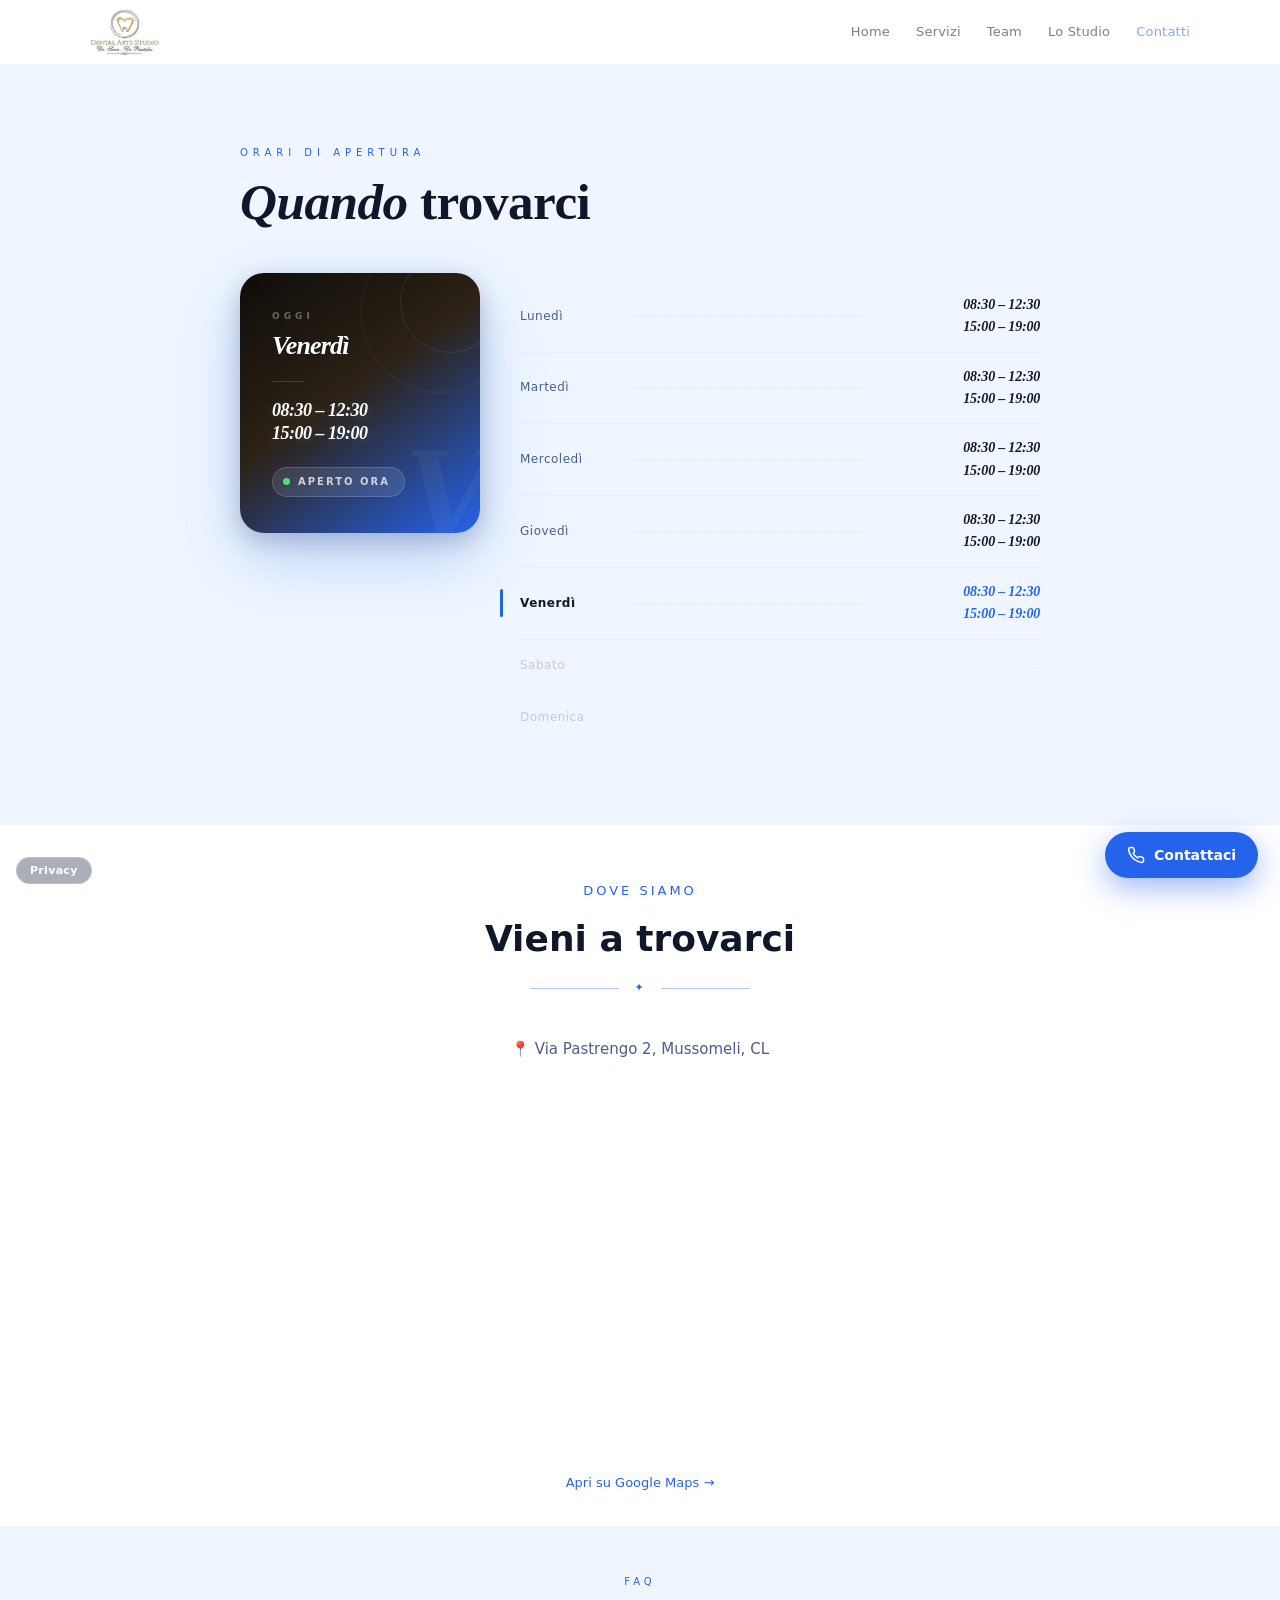
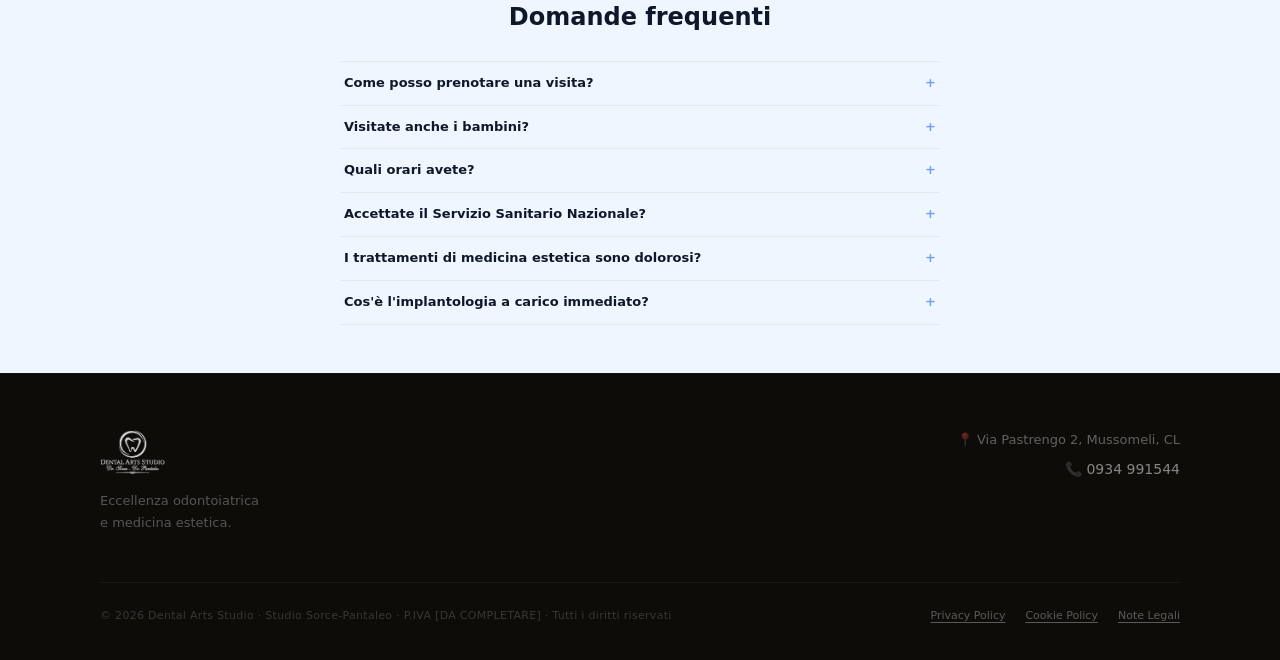
<file: contatti.html>
<!DOCTYPE html>
<html lang="it">
<head>
  <meta charset="UTF-8"/>
  <meta name="viewport" content="width=device-width,initial-scale=1"/>
  
  <title>Contatti — Dental Arts Studio · Sorce-Pantaleo</title>
  <script>document.documentElement.classList.add('js')</script>
  <link rel="stylesheet" href="assets/site.css"/>
  <meta name="description" content="Dove siamo e orari dello Studio Sorce-Pantaleo a Mussomeli. Prenota la tua visita."/>
  <!-- Font: caricato solo dopo il consenso cookie (GDPR) -->
  <link rel="preconnect" href="https://fonts.googleapis.com"/>
  <link rel="preconnect" href="https://fonts.gstatic.com" crossorigin/>
  <script>
    // Carica Google Fonts solo se l'utente ha dato consenso
    (function(){
      if(localStorage.getItem('__cookie_consent') === 'accepted'){
        var l=document.createElement('link');
        l.rel='stylesheet';
        l.href='https://fonts.googleapis.com/css2?family=Cormorant+Garamond:ital,wght@0,400;0,500;0,600;0,700;1,400;1,500&family=DM+Sans:ital,opsz,wght@0,9..40,300;0,9..40,400;0,9..40,500;0,9..40,600;0,9..40,700;1,9..40,300;1,9..40,400&display=swap';
        document.head.appendChild(l);
      }
    })();
  </script>
  <style>
    *{box-sizing:border-box;margin:0;padding:0;}
    html{scroll-behavior:smooth;scroll-padding-top:64px;}
    body{font-family:'DM Sans', system-ui, sans-serif;background:#EFF6FF;color:#0F172A;line-height:1.6;}
    section{scroll-margin-top:64px;}

    /* ── Mobile ─────────────────────────────────────── */
    @media(max-width:768px){
      /* Nav */
      nav div:last-child{display:none;}

      /* Sezioni: padding ridotto */
      section{padding-left:16px!important;padding-right:16px!important;}

      /* ── Hero ─────────────────────────────────────── */
      #hero{
        min-height:auto!important;
        padding:120px 20px 0!important;
        align-items:flex-start!important;
      }
      #hero > div{padding-bottom:40px!important;}
      #hero h1{font-size:clamp(36px,11vw,52px)!important;line-height:1.05!important;}
      /* Tagline più piccola */
      #hero p{font-size:14px!important;margin-bottom:32px!important;}
      /* Bottoni hero: colonna singola, full width */
      #hero div[style*="display:flex;flex-wrap:wrap"]{
        flex-direction:column!important;
        align-items:stretch!important;
        gap:10px!important;
        width:100%!important;
      }
      #hero div[style*="display:flex;flex-wrap:wrap"] a{
        text-align:center!important;
        justify-content:center!important;
        padding:16px 24px!important;
      }
      /* Stats bar: posizionata sotto i bottoni su mobile */
      #__hero_stats{
        position:static!important;
        display:grid!important;
        grid-template-columns:1fr 1fr!important;
        margin-top:32px!important;
        border-radius:12px!important;
        overflow:hidden!important;
      }
      #__hero_stats > div{
        border-right:none!important;
        border-bottom:1px solid rgba(255,255,255,0.07)!important;
        padding:16px 20px!important;
        min-width:0!important;
      }
      #__hero_stats > div p:first-child{
        font-size:26px!important;
      }
      /* Hero: flex column per far scorrere stats sotto i bottoni */
      #hero{
        flex-direction:column!important;
        align-items:stretch!important;
        padding-bottom:32px!important;
      }
      #hero > div:first-of-type{
        display:flex!important;
        flex-direction:column!important;
        align-items:center!important;
      }

      /* ── Griglie generiche → 1 colonna ──────────── */
      [data-gallery]{grid-template-columns:repeat(2,1fr)!important;}

      div[style*="grid-template-columns:3fr 2fr"],
      div[style*="grid-template-columns:1fr 1fr"]{
        display:flex!important;
        flex-direction:column!important;
        align-items:center!important;
      }
      /* Dove siamo + Orari: full width centrati */
      #contatti,#orari{padding-left:16px!important;padding-right:16px!important;}
      #contatti > div,#orari > div{width:100%!important;max-width:100%!important;}

      /* ── Servizi carousel ────────────────────────── */
      #servizi [style*="grid-template-columns:repeat(3"]{grid-template-columns:1fr!important;}
      /* Nascondi freccette nav in servizi su mobile */
      #servizi [style*="align-items:center;justify-content:center;gap:16px;margin-top:24px"]{display:none!important;}
      #servizi [style*="min-height:340px"]{min-height:220px!important;}
      #servizi [style*="display:flex;justify-content:center"]{flex-direction:column!important;}
      #servizi [style*="display:flex;justify-content:center"] > div{width:100%!important;}

      /* ── Medicina estetica ───────────────────────── */
      #medicina-estetica [style*="grid-template-columns"]{
        grid-template-columns:1fr!important;
        gap:16px!important;
      }
      /* Slider prima/dopo: altezza adatta al mobile */
      #medicina-estetica [style*="aspect-ratio:3/2"]{
        aspect-ratio:4/3!important;
      }

      /* ── Team ────────────────────────────────────── */
      #team [style*="display:flex;gap:48px"]{
        flex-direction:column!important;
        gap:24px!important;
      }
      #team [style*="width:340px"]{width:100%!important;}

      /* ── Orari ───────────────────────────────────── */
      #orari [style*="display:flex;gap:40px"]{
        flex-direction:column!important;
        gap:24px!important;
      }
      #orari [style*="width:240px"]{width:100%!important;min-height:auto!important;}

      /* ── Reviews ─────────────────────────────────── */
      #recensioni [style*="grid-template-columns"]{grid-template-columns:1fr!important;}

      /* ── How it works ────────────────────────────── */
      #come-funziona [style*="display:flex;gap"]{
        flex-direction:column!important;
        align-items:center!important;
      }
      #come-funziona [data-draw-line]{display:none!important;}

      /* ── Booking barber ──────────────────────────── */
      #prenota [style*="grid-template-columns:repeat(auto-fit"]{grid-template-columns:1fr!important;}
      #prenota [style*="letter-spacing:3px"]{font-size:9px!important;}

      /* ── FAQ ─────────────────────────────────────── */
      #faq [style*="grid-template-columns"]{grid-template-columns:1fr!important;}

      /* ── Gallery ─────────────────────────────────── */
      #gallery [style*="max-width:1400px"]{max-width:100%!important;}
      #gallery .gl_light-slide{height:200px!important;}

      /* ── Footer ──────────────────────────────────── */
      footer > div > div[style*="display:flex"]{
        flex-direction:column!important;
        gap:24px!important;
        align-items:flex-start!important;
      }
      footer > div > div[style*="align-items:flex-end"]{
        align-items:flex-start!important;
      }

      /* ── Palette toggle: fisso in alto nella hero su mobile ─ */
      #__palette-wrap{top:72px!important;right:12px!important;bottom:auto!important;}
    }

    /* ── Animations ─────────────────────────────────── */

    @keyframes heroBlurIn {
      from { opacity:0; filter:blur(10px); transform:translateY(28px); }
      to   { opacity:1; filter:blur(0px); transform:translateY(0); }
    }
    @keyframes fadeUp {
      from { opacity:0; transform:translateY(48px); }
      to   { opacity:1; transform:translateY(0); }
    }
    @keyframes floatA {
      0%,100% { transform:translateY(0px) scale(1); }
      50%     { transform:translateY(-22px) scale(1.05); }
    }
    @keyframes floatB {
      0%,100% { transform:translateY(0px) translateX(0px); }
      33%     { transform:translateY(-14px) translateX(12px); }
      66%     { transform:translateY(8px) translateX(-8px); }
    }
    @keyframes floatC {
      0%,100% { transform:scale(1); }
      50%     { transform:scale(1.15); }
    }
    @keyframes navUnderline {
      from { transform:scaleX(0); }
      to   { transform:scaleX(1); }
    }

    /* Hero: stagger figli diretti con blur */
    #hero > div > * {
      opacity:0;
      animation: heroBlurIn 1.1s cubic-bezier(0.22,1,0.36,1) forwards;
    }
    #hero > div > *:nth-child(1) { animation-delay:0.05s; }
    #hero > div > *:nth-child(2) { animation-delay:0.25s; }
    #hero > div > *:nth-child(3) { animation-delay:0.42s; }
    #hero > div > *:nth-child(4) { animation-delay:0.58s; }
    #hero > div > *:nth-child(5) { animation-delay:0.72s; }
    #hero > div > *:nth-child(6) { animation-delay:0.84s; }

    /* Scroll reveal — con blur */
    .sr {
      opacity:0;
      filter:blur(6px);
      transform:translateY(36px);
      transition:
        opacity 0.9s cubic-bezier(0.22,1,0.36,1),
        transform 0.9s cubic-bezier(0.22,1,0.36,1),
        filter 0.9s cubic-bezier(0.22,1,0.36,1);
    }
    .sr.in { opacity:1; filter:blur(0); transform:translateY(0); }

    /* Gallery hover */
    [data-gallery] div { overflow:hidden; }
    [data-gallery] img { transition:transform 0.6s cubic-bezier(0.25,0.46,0.45,0.94); display:block; }
    [data-gallery] div:hover img { transform:scale(1.06); }

    /* CTA hover */
    a { transition:opacity 0.2s, transform 0.2s; }
    a:hover { opacity:0.88; }
    #hero a:hover { transform:translateY(-3px); opacity:1; }

    /* Nav hover underline */
    .__nav-link { position:relative; }
    .__nav-link::after {
      content:'';
      position:absolute;
      bottom:-3px; left:0; right:0;
      height:1.5px;
      background:currentColor;
      transform:scaleX(0);
      transform-origin:left;
      transition:transform 0.3s cubic-bezier(0.4,0,0.2,1);
    }
    .__nav-link:hover::after { transform:scaleX(1); }

    /* Nav blur on scroll */
    nav.scrolled {
      backdrop-filter:blur(20px);
      -webkit-backdrop-filter:blur(20px);
      box-shadow:0 1px 0 rgba(0,0,0,0.08);
    }

    /* Scrollbar */
    ::-webkit-scrollbar { width:5px; }
    ::-webkit-scrollbar-track { background:transparent; }
    ::-webkit-scrollbar-thumb { background:rgba(0,0,0,0.18); border-radius:3px; }

    /* Selection */
    ::selection { background:#2563EB28; color:#2563EB; }
  </style>
</head>
<body>
<nav style="position:sticky;top:0;z-index:100;background:rgba(255,255,255,0.97);border-bottom:1px solid rgba(0,0,0,0.06);padding:0 24px;"><div style="max-width:1100px;margin:0 auto;display:flex;align-items:center;justify-content:space-between;height:64px;"><a href="index.html" style="text-decoration:none;flex-shrink:0;display:flex;align-items:center;"><img src="assets/img/e95d2aca2b57.png" alt="Dental Arts Studio" style="height:47px;width:auto;object-fit:contain;display:block;" /></a><div style="display:flex;gap:26px;flex-wrap:wrap;align-items:center;"><a href="index.html" class="__nav-link" style="color:#1A1814;opacity:0.55;font-weight:500;text-decoration:none;font-size:13px;letter-spacing:0.2px;font-family:'DM Sans',system-ui,sans-serif;">Home</a><a href="servizi.html" class="__nav-link" style="color:#1A1814;opacity:0.55;font-weight:500;text-decoration:none;font-size:13px;letter-spacing:0.2px;font-family:'DM Sans',system-ui,sans-serif;">Servizi</a><a href="team.html" class="__nav-link" style="color:#1A1814;opacity:0.55;font-weight:500;text-decoration:none;font-size:13px;letter-spacing:0.2px;font-family:'DM Sans',system-ui,sans-serif;">Team</a><a href="studio.html" class="__nav-link" style="color:#1A1814;opacity:0.55;font-weight:500;text-decoration:none;font-size:13px;letter-spacing:0.2px;font-family:'DM Sans',system-ui,sans-serif;">Lo Studio</a><a href="contatti.html" class="__nav-link" style="color:#2563EB;opacity:1;font-weight:600;text-decoration:none;font-size:13px;letter-spacing:0.2px;font-family:'DM Sans',system-ui,sans-serif;">Contatti</a></div></div></nav>
          
<style>
  @keyframes hrsPulse {
    0%   { box-shadow:0 0 0 0 rgba(74,222,128,0.5); }
    70%  { box-shadow:0 0 0 8px rgba(74,222,128,0); }
    100% { box-shadow:0 0 0 0 rgba(74,222,128,0); }
  }
</style>
<section id="orari" style="background:#EFF6FF;padding:80px 24px;">
  <div style="max-width:800px;margin:0 auto;">

    <!-- Header -->
    <div style="margin-bottom:44px;">
      <p style="font-size:10px;letter-spacing:5px;text-transform:uppercase;color:#2563EB;margin:0 0 14px;font-family:'DM Sans', system-ui, sans-serif;">Orari di apertura</p>
      <h2 style="font-size:clamp(32px,4vw,52px);font-weight:600;margin:0;color:#0F172A;font-family:'Cormorant Garamond', Georgia, serif;letter-spacing:-0.5px;line-height:1.05;font-style:italic;">Quando <span style="font-style:normal;font-weight:800;">trovarci</span></h2>
    </div>

    <!-- Layout: oggi + lista -->
    <div style="display:flex;gap:40px;align-items:flex-start;">
      
    <div style="background:linear-gradient(145deg,#0E0C09 0%,#2C2216 45%,#2563EB 100%);
                border-radius:24px;padding:36px 32px;display:flex;flex-direction:column;justify-content:space-between;
                min-height:260px;position:relative;overflow:hidden;flex-shrink:0;width:240px;
                box-shadow:0 24px 64px #2563EB45,0 8px 24px rgba(0,0,0,0.2);">
      <!-- Cerchi decorativi -->
      <div style="position:absolute;right:-40px;top:-40px;width:160px;height:160px;border-radius:50%;
                  border:1px solid rgba(255,255,255,0.05);pointer-events:none;"></div>
      <div style="position:absolute;right:-20px;top:-20px;width:100px;height:100px;border-radius:50%;
                  border:1px solid rgba(255,255,255,0.08);pointer-events:none;"></div>
      <!-- Watermark -->
      <div id="__hrs_wm" style="position:absolute;right:-8px;bottom:-32px;font-size:140px;font-family:'Cormorant Garamond', Georgia, serif;
                  font-style:italic;color:rgba(255,255,255,0.04);line-height:1;pointer-events:none;font-weight:700;
                  letter-spacing:-8px;user-select:none;"></div>
      <!-- Top: label + giorno -->
      <div>
        <p style="font-size:9px;font-weight:600;letter-spacing:4px;text-transform:uppercase;
                  color:rgba(255,255,255,0.35);margin:0 0 10px;font-family:'DM Sans', system-ui, sans-serif;">Oggi</p>
        <p id="__hrs_today_name" style="font-size:26px;font-weight:600;font-style:italic;color:#fff;margin:0;
                  font-family:'Cormorant Garamond', Georgia, serif;letter-spacing:-0.8px;line-height:1;"></p>
      </div>
      <!-- Bottom: orari + status -->
      <div>
        <div style="width:32px;height:1px;background:rgba(255,255,255,0.15);margin-bottom:18px;"></div>
        <div id="__hrs_today_slots"></div>
        
    <div id="__hrs_status" style="display:inline-flex;align-items:center;gap:8px;
         background:rgba(255,255,255,0.1);border:1px solid rgba(255,255,255,0.15);
         border-radius:100px;padding:6px 14px 6px 10px;margin-top:20px;">
      <span id="__hrs_dot" style="width:7px;height:7px;border-radius:50%;background:#4ade80;
            box-shadow:0 0 0 0 rgba(74,222,128,0.4);animation:hrsPulse 2s infinite;flex-shrink:0;"></span>
      <span id="__hrs_label" style="font-size:10px;font-weight:600;letter-spacing:2px;text-transform:uppercase;
            color:rgba(255,255,255,0.75);font-family:'DM Sans', system-ui, sans-serif;">Verifica orario</span>
    </div>
      </div>
    </div>
      <div style="flex:1;padding-top:8px;">
        
    <div id="__hrs_row_0" style="display:flex;align-items:center;padding:13px 0;
                border-bottom:1px solid #0F172A07;
                opacity:1;
                position:relative;">
      <div id="__hrs_bar_0" style="display:none;position:absolute;left:-20px;top:50%;transform:translateY(-50%);
                               width:3px;height:28px;background:#2563EB;border-radius:2px;"></div>
      <!-- Nome giorno -->
      <span id="__hrs_dname_0" style="width:96px;flex-shrink:0;font-size:12px;letter-spacing:0.5px;
                   font-weight:400;color:#4B5E8C;font-family:'DM Sans', system-ui, sans-serif;">Lunedì</span>
      <!-- Linea tratteggiata -->
      <div style="flex:1;border-top:1px dashed #0F172A12;margin:0 18px;"></div>
      <!-- Orario -->
      <div style="text-align:right;min-width:160px;">
        <span id="__hrs_dtime_0" style="font-size:14px;font-style:italic;font-weight:600;
                         color:#0F172A;font-family:'Cormorant Garamond', Georgia, serif;
                         letter-spacing:-0.2px;line-height:1.6;"><span style="display:block;">08:30 – 12:30</span><span style="display:block;">15:00 – 19:00</span></span>
      </div>
    </div>
    <div id="__hrs_row_1" style="display:flex;align-items:center;padding:13px 0;
                border-bottom:1px solid #0F172A07;
                opacity:1;
                position:relative;">
      <div id="__hrs_bar_1" style="display:none;position:absolute;left:-20px;top:50%;transform:translateY(-50%);
                               width:3px;height:28px;background:#2563EB;border-radius:2px;"></div>
      <!-- Nome giorno -->
      <span id="__hrs_dname_1" style="width:96px;flex-shrink:0;font-size:12px;letter-spacing:0.5px;
                   font-weight:400;color:#4B5E8C;font-family:'DM Sans', system-ui, sans-serif;">Martedì</span>
      <!-- Linea tratteggiata -->
      <div style="flex:1;border-top:1px dashed #0F172A12;margin:0 18px;"></div>
      <!-- Orario -->
      <div style="text-align:right;min-width:160px;">
        <span id="__hrs_dtime_1" style="font-size:14px;font-style:italic;font-weight:600;
                         color:#0F172A;font-family:'Cormorant Garamond', Georgia, serif;
                         letter-spacing:-0.2px;line-height:1.6;"><span style="display:block;">08:30 – 12:30</span><span style="display:block;">15:00 – 19:00</span></span>
      </div>
    </div>
    <div id="__hrs_row_2" style="display:flex;align-items:center;padding:13px 0;
                border-bottom:1px solid #0F172A07;
                opacity:1;
                position:relative;">
      <div id="__hrs_bar_2" style="display:none;position:absolute;left:-20px;top:50%;transform:translateY(-50%);
                               width:3px;height:28px;background:#2563EB;border-radius:2px;"></div>
      <!-- Nome giorno -->
      <span id="__hrs_dname_2" style="width:96px;flex-shrink:0;font-size:12px;letter-spacing:0.5px;
                   font-weight:400;color:#4B5E8C;font-family:'DM Sans', system-ui, sans-serif;">Mercoledì</span>
      <!-- Linea tratteggiata -->
      <div style="flex:1;border-top:1px dashed #0F172A12;margin:0 18px;"></div>
      <!-- Orario -->
      <div style="text-align:right;min-width:160px;">
        <span id="__hrs_dtime_2" style="font-size:14px;font-style:italic;font-weight:600;
                         color:#0F172A;font-family:'Cormorant Garamond', Georgia, serif;
                         letter-spacing:-0.2px;line-height:1.6;"><span style="display:block;">08:30 – 12:30</span><span style="display:block;">15:00 – 19:00</span></span>
      </div>
    </div>
    <div id="__hrs_row_3" style="display:flex;align-items:center;padding:13px 0;
                border-bottom:1px solid #0F172A07;
                opacity:1;
                position:relative;">
      <div id="__hrs_bar_3" style="display:none;position:absolute;left:-20px;top:50%;transform:translateY(-50%);
                               width:3px;height:28px;background:#2563EB;border-radius:2px;"></div>
      <!-- Nome giorno -->
      <span id="__hrs_dname_3" style="width:96px;flex-shrink:0;font-size:12px;letter-spacing:0.5px;
                   font-weight:400;color:#4B5E8C;font-family:'DM Sans', system-ui, sans-serif;">Giovedì</span>
      <!-- Linea tratteggiata -->
      <div style="flex:1;border-top:1px dashed #0F172A12;margin:0 18px;"></div>
      <!-- Orario -->
      <div style="text-align:right;min-width:160px;">
        <span id="__hrs_dtime_3" style="font-size:14px;font-style:italic;font-weight:600;
                         color:#0F172A;font-family:'Cormorant Garamond', Georgia, serif;
                         letter-spacing:-0.2px;line-height:1.6;"><span style="display:block;">08:30 – 12:30</span><span style="display:block;">15:00 – 19:00</span></span>
      </div>
    </div>
    <div id="__hrs_row_4" style="display:flex;align-items:center;padding:13px 0;
                border-bottom:1px solid #0F172A07;
                opacity:1;
                position:relative;">
      <div id="__hrs_bar_4" style="display:none;position:absolute;left:-20px;top:50%;transform:translateY(-50%);
                               width:3px;height:28px;background:#2563EB;border-radius:2px;"></div>
      <!-- Nome giorno -->
      <span id="__hrs_dname_4" style="width:96px;flex-shrink:0;font-size:12px;letter-spacing:0.5px;
                   font-weight:400;color:#4B5E8C;font-family:'DM Sans', system-ui, sans-serif;">Venerdì</span>
      <!-- Linea tratteggiata -->
      <div style="flex:1;border-top:1px dashed #0F172A12;margin:0 18px;"></div>
      <!-- Orario -->
      <div style="text-align:right;min-width:160px;">
        <span id="__hrs_dtime_4" style="font-size:14px;font-style:italic;font-weight:600;
                         color:#0F172A;font-family:'Cormorant Garamond', Georgia, serif;
                         letter-spacing:-0.2px;line-height:1.6;"><span style="display:block;">08:30 – 12:30</span><span style="display:block;">15:00 – 19:00</span></span>
      </div>
    </div>
    <div id="__hrs_row_5" style="display:flex;align-items:center;padding:13px 0;
                border-bottom:1px solid #0F172A07;
                opacity:0.28;
                position:relative;">
      <div id="__hrs_bar_5" style="display:none;position:absolute;left:-20px;top:50%;transform:translateY(-50%);
                               width:3px;height:28px;background:#2563EB;border-radius:2px;"></div>
      <!-- Nome giorno -->
      <span id="__hrs_dname_5" style="width:96px;flex-shrink:0;font-size:12px;letter-spacing:0.5px;
                   font-weight:400;color:#4B5E8C;font-family:'DM Sans', system-ui, sans-serif;">Sabato</span>
      <!-- Linea tratteggiata -->
      <div style="flex:1;border-top:1px dashed #0F172A12;margin:0 18px;"></div>
      <!-- Orario -->
      <div style="text-align:right;min-width:160px;">
        <span style="font-size:14px;color:#0F172A18;font-family:'Cormorant Garamond', Georgia, serif;font-style:italic;">—</span>
      </div>
    </div>
    <div id="__hrs_row_6" style="display:flex;align-items:center;padding:13px 0;
                border-bottom:1px solid #0F172A07;
                opacity:0.28;
                position:relative;">
      <div id="__hrs_bar_6" style="display:none;position:absolute;left:-20px;top:50%;transform:translateY(-50%);
                               width:3px;height:28px;background:#2563EB;border-radius:2px;"></div>
      <!-- Nome giorno -->
      <span id="__hrs_dname_6" style="width:96px;flex-shrink:0;font-size:12px;letter-spacing:0.5px;
                   font-weight:400;color:#4B5E8C;font-family:'DM Sans', system-ui, sans-serif;">Domenica</span>
      <!-- Linea tratteggiata -->
      <div style="flex:1;border-top:1px dashed #0F172A12;margin:0 18px;"></div>
      <!-- Orario -->
      <div style="text-align:right;min-width:160px;">
        <span style="font-size:14px;color:#0F172A18;font-family:'Cormorant Garamond', Georgia, serif;font-style:italic;">—</span>
      </div>
    </div>
      </div>
    </div>

  </div>
</section>
<section id="contatti" style="background:#FFFFFF;padding:56px 24px 0;">
  <div style="max-width:600px;margin:0 auto;text-align:center;">
    <p style="font-size:13px;letter-spacing:3px;text-transform:uppercase;color:#2563EB;margin-bottom:8px;">Dove siamo</p>
    <h2 style="font-size:clamp(28px,4vw,36px);font-weight:700;margin:0 0 12px;color:#0F172A;">Vieni a trovarci</h2>
    <div style="display:flex;align-items:center;gap:16px;justify-content:center;margin:0 auto 40px;max-width:220px;">
  <div style="flex:1;height:1px;background:#2563EB59;"></div>
  <span style="color:#2563EB;font-size:11px;letter-spacing:2px;">✦</span>
  <div style="flex:1;height:1px;background:#2563EB59;"></div>
</div>
    <p style="font-size:15px;color:#4B5E8C;margin-bottom:32px;">📍 Via Pastrengo 2, Mussomeli, CL</p>
  </div>
  <iframe src="https://maps.google.com/maps?q=Dental%20Arts%20Studio%20Via%20Pastrengo%202%2C%20Mussomeli%2C%20CL&output=embed" width="100%" height="360" frameborder="0"
    style="display:block;border:0;"
    allowfullscreen="" loading="lazy" referrerpolicy="no-referrer-when-downgrade">
  </iframe>
  <div style="text-align:center;padding:16px 24px 32px;">
    <a href="https://www.google.com/maps/search/?api=1&query=Dental%20Arts%20Studio&query_place_id=studio-dentistico-sorce-pantaleo-mussomeli" target="_blank" rel="noopener"
      style="font-size:13px;color:#2563EB;text-decoration:none;">
      Apri su Google Maps →
    </a>
  </div>
</section>

<script>
(function(){
  var DAY_FULL = ["Lunedì","Martedì","Mercoledì","Giovedì","Venerdì","Sabato","Domenica"];
  var dayMap   = ["08:30 – 12:30 / 15:00 – 19:00","08:30 – 12:30 / 15:00 – 19:00","08:30 – 12:30 / 15:00 – 19:00","08:30 – 12:30 / 15:00 – 19:00","08:30 – 12:30 / 15:00 – 19:00","Chiuso","Chiuso"];
  var primary  = "#2563EB";
  var textCol  = "#0F172A";
  var headingFont = "'Cormorant Garamond', Georgia, serif";

  // Calcola indice oggi (lun=0 … dom=6) a runtime
  var jsDay = new Date().getDay(); // 0=dom
  var todayIdx = jsDay === 0 ? 6 : jsDay - 1;

  var todayName   = DAY_FULL[todayIdx];
  var todayTime   = dayMap[todayIdx];
  var todayClosed = todayTime === "Chiuso";
  var todaySlots  = todayTime.split(" / ");

  // Aggiorna today card
  var nameEl = document.getElementById('__hrs_today_name');
  var wmEl   = document.getElementById('__hrs_wm');
  var slotsEl= document.getElementById('__hrs_today_slots');
  if(nameEl) nameEl.textContent = todayName;
  if(wmEl)   wmEl.textContent   = todayName[0];
  if(slotsEl){
    if(todayClosed){
      slotsEl.innerHTML = '<p style="font-size:18px;font-style:italic;color:rgba(255,255,255,0.25);margin:0;font-family:'+headingFont+';">Chiuso</p>';
    } else {
      slotsEl.innerHTML = todaySlots.map(function(s){
        return '<p style="font-size:18px;font-weight:600;font-style:italic;color:#fff;margin:0 0 2px;font-family:'+headingFont+';letter-spacing:-0.5px;line-height:1.2;text-shadow:0 2px 12px rgba(255,255,255,0.15);">'+s.trim()+'</p>';
      }).join('');
    }
  }

  // Aggiorna highlight lista giorni
  for(var i = 0; i < 7; i++){
    var row   = document.getElementById('__hrs_row_'+i);
    var bar   = document.getElementById('__hrs_bar_'+i);
    var dname = document.getElementById('__hrs_dname_'+i);
    var dtime = document.getElementById('__hrs_dtime_'+i);
    if(!row) continue;
    var isClosed = dayMap[i] === "Chiuso";
    if(i === todayIdx){
      row.style.opacity = '1';
      if(bar)   bar.style.display = 'block';
      if(dname){ dname.style.fontWeight = '700'; dname.style.color = textCol; }
      if(dtime) dtime.style.color = primary;
    } else {
      row.style.opacity = isClosed ? '0.28' : '1';
    }
  }

  // Status badge aperto/chiuso/fuori orario
  var dot   = document.getElementById('__hrs_dot');
  var label = document.getElementById('__hrs_label');
  if(!dot || !label) return;
  if(todayClosed){ dot.style.background='#ef4444'; dot.style.boxShadow='none'; dot.style.animation='none'; label.textContent='Chiuso oggi'; return; }
  var now = new Date();
  var hm  = now.getHours() * 60 + now.getMinutes();
  function toMin(s){ var p=s.split(':'); return parseInt(p[0])*60+parseInt(p[1]); }
  var open = todaySlots.some(function(slot){
    var parts = slot.split(/s*[–—-]s*/);
    if(parts.length < 2) return false;
    return hm >= toMin(parts[0].trim()) && hm < toMin(parts[1].trim());
  });
  if(open){ label.textContent='Aperto ora'; }
  else { dot.style.background='#f59e0b'; dot.style.boxShadow='none'; dot.style.animation='none'; label.textContent='Fuori orario'; }
})();
</script>
        </div>


<section id="faq" style="background:#EFF6FF;padding:48px 24px;">
  <div style="max-width:600px;margin:0 auto;">
    <p style="text-align:center;font-size:10px;letter-spacing:4px;text-transform:uppercase;color:#2563EB;margin-bottom:8px;">FAQ</p>
         <h2 style="text-align:center;font-size:clamp(18px,2.5vw,24px);font-weight:700;margin:0 0 24px;color:#0F172A;">Domande frequenti</h2>
    <div style="display:grid;grid-template-columns:1fr;gap:0 40px;">
      
        <details style="border-top:1px solid #e5e7eb;">
          <summary style="padding:11px 4px;font-weight:600;font-size:13px;color:#0F172A;cursor:pointer;list-style:none;display:flex;justify-content:space-between;align-items:center;letter-spacing:0;">
            Come posso prenotare una visita?
            <span style="font-size:13px;color:#2563EB;flex-shrink:0;margin-left:12px;opacity:0.6;">+</span>
          </summary>
          <div style="padding:0 4px 11px;color:#4B5E8C;font-size:11px;line-height:1.7;">
            Puoi chiamarci al numero 0934 991544 durante gli orari di apertura. Siamo disponibili dal lunedì al venerdì.
          </div>
        </details>
        <details style="border-top:1px solid #e5e7eb;">
          <summary style="padding:11px 4px;font-weight:600;font-size:13px;color:#0F172A;cursor:pointer;list-style:none;display:flex;justify-content:space-between;align-items:center;letter-spacing:0;">
            Visitate anche i bambini?
            <span style="font-size:13px;color:#2563EB;flex-shrink:0;margin-left:12px;opacity:0.6;">+</span>
          </summary>
          <div style="padding:0 4px 11px;color:#4B5E8C;font-size:11px;line-height:1.7;">
            Sì, offriamo programmi di prevenzione e trattamenti dedicati ai più piccoli, con un approccio delicato e rassicurante.
          </div>
        </details>
        <details style="border-top:1px solid #e5e7eb;">
          <summary style="padding:11px 4px;font-weight:600;font-size:13px;color:#0F172A;cursor:pointer;list-style:none;display:flex;justify-content:space-between;align-items:center;letter-spacing:0;">
            Quali orari avete?
            <span style="font-size:13px;color:#2563EB;flex-shrink:0;margin-left:12px;opacity:0.6;">+</span>
          </summary>
          <div style="padding:0 4px 11px;color:#4B5E8C;font-size:11px;line-height:1.7;">
            Siamo aperti dal lunedì al venerdì dalle 08:30 alle 12:30 e dalle 15:00 alle 19:00.
          </div>
        </details>
        <details style="border-top:1px solid #e5e7eb;">
          <summary style="padding:11px 4px;font-weight:600;font-size:13px;color:#0F172A;cursor:pointer;list-style:none;display:flex;justify-content:space-between;align-items:center;letter-spacing:0;">
            Accettate il Servizio Sanitario Nazionale?
            <span style="font-size:13px;color:#2563EB;flex-shrink:0;margin-left:12px;opacity:0.6;">+</span>
          </summary>
          <div style="padding:0 4px 11px;color:#4B5E8C;font-size:11px;line-height:1.7;">
            Per informazioni sulle convenzioni attive vi invitiamo a contattarci direttamente al numero di studio.
          </div>
        </details>
        <details style="border-top:1px solid #e5e7eb;">
          <summary style="padding:11px 4px;font-weight:600;font-size:13px;color:#0F172A;cursor:pointer;list-style:none;display:flex;justify-content:space-between;align-items:center;letter-spacing:0;">
            I trattamenti di medicina estetica sono dolorosi?
            <span style="font-size:13px;color:#2563EB;flex-shrink:0;margin-left:12px;opacity:0.6;">+</span>
          </summary>
          <div style="padding:0 4px 11px;color:#4B5E8C;font-size:11px;line-height:1.7;">
            I nostri trattamenti vengono eseguiti con la massima attenzione al comfort del paziente, utilizzando creme anestetiche topiche quando necessario.
          </div>
        </details>
        <details style="border-top:1px solid #e5e7eb;border-bottom:1px solid #e5e7eb;">
          <summary style="padding:11px 4px;font-weight:600;font-size:13px;color:#0F172A;cursor:pointer;list-style:none;display:flex;justify-content:space-between;align-items:center;letter-spacing:0;">
            Cos'è l'implantologia a carico immediato?
            <span style="font-size:13px;color:#2563EB;flex-shrink:0;margin-left:12px;opacity:0.6;">+</span>
          </summary>
          <div style="padding:0 4px 11px;color:#4B5E8C;font-size:11px;line-height:1.7;">
            È una tecnica avanzata che consente di posizionare l'impianto e la protesi provvisoria nella stessa seduta, riducendo i tempi di attesa e garantendo risultati estetici immediati.
          </div>
        </details>
    </div>
  </div>
</section>





<footer style="background:#0E0C09;border-top:1px solid #2563EB18;padding:56px 24px 36px;">
  <div style="max-width:1080px;margin:0 auto;">
    <div style="display:flex;align-items:flex-start;justify-content:space-between;flex-wrap:wrap;gap:32px;margin-bottom:48px;">
      <!-- Brand -->
      <div>
        <img src="assets/img/e95d2aca2b57.png" alt="Dental Arts Studio" style="height:44px;width:auto;object-fit:contain;display:block;margin-bottom:16px;filter:brightness(0) invert(1);opacity:0.85;" />
        <p style="font-size:13px;color:rgba(255,255,255,0.3);line-height:1.7;max-width:240px;margin:0;font-weight:300;">Eccellenza odontoiatrica<br>e medicina estetica.</p>
      </div>
      <!-- Info -->
      <div style="display:flex;flex-direction:column;gap:8px;align-items:flex-end;">
        <p style="font-size:13px;color:rgba(255,255,255,0.35);margin:0;text-align:right;">📍 Via Pastrengo 2, Mussomeli, CL</p>
        <a href="tel:0934991544" style="font-size:14px;color:rgba(255,255,255,0.5);text-decoration:none;font-weight:500;">📞 0934 991544</a>
      </div>
    </div>
    <!-- Legal links + copyright -->
    <div style="border-top:1px solid rgba(255,255,255,0.06);padding-top:24px;display:flex;flex-wrap:wrap;align-items:center;justify-content:space-between;gap:16px;">
      <span style="font-size:11px;color:rgba(255,255,255,0.18);letter-spacing:0.3px;">
        © 2026 Dental Arts Studio · Studio Sorce-Pantaleo · P.IVA [DA COMPLETARE] · Tutti i diritti riservati
      </span>
      <div style="display:flex;gap:20px;flex-wrap:wrap;">
        <button onclick="document.getElementById('__modal-privacy').style.display='flex'" style="background:none;border:none;cursor:pointer;font-size:11px;color:rgba(255,255,255,0.32);font-family:inherit;padding:0;text-decoration:underline;text-underline-offset:3px;">Privacy Policy</button>
        <button onclick="document.getElementById('__modal-cookie').style.display='flex'" style="background:none;border:none;cursor:pointer;font-size:11px;color:rgba(255,255,255,0.32);font-family:inherit;padding:0;text-decoration:underline;text-underline-offset:3px;">Cookie Policy</button>
        <button onclick="document.getElementById('__modal-disclaimer').style.display='flex'" style="background:none;border:none;cursor:pointer;font-size:11px;color:rgba(255,255,255,0.32);font-family:inherit;padding:0;text-decoration:underline;text-underline-offset:3px;">Note Legali</button>
      </div>
    </div>
  </div>
</footer>

<style>
  @media(min-width:768px){ #floating-cta{ display:none !important; } }
  @media(max-width:767px){ body{ padding-bottom:80px; } }
  #floating-cta a { transition: filter 0.2s; }
  #floating-cta a:active { filter: brightness(0.88); }
</style>
<div id="floating-cta" style="position:fixed;bottom:0;left:0;right:0;z-index:999;display:flex;box-shadow:0 -1px 0 rgba(255,255,255,0.06),0 -8px 32px rgba(0,0,0,0.4);">
  
      <a href="tel:0934 991544"
        style="flex:1;display:flex;flex-direction:column;align-items:center;justify-content:center;gap:3px;background:#111;color:#fff;text-decoration:none;padding:12px 8px;">
        <svg width="20" height="20" viewBox="0 0 24 24" fill="none" stroke="#c9a84c" stroke-width="2" stroke-linecap="round" stroke-linejoin="round"><path d="M22 16.92v3a2 2 0 01-2.18 2 19.79 19.79 0 01-8.63-3.07A19.5 19.5 0 013.07 8.63 19.79 19.79 0 01.07 2C.07.89.89.01 2 0h3a2 2 0 012 1.72c.127.96.361 1.903.7 2.81a2 2 0 01-.45 2.11L6.09 7.91a16 16 0 006 6l1.27-1.27a2 2 0 012.11-.45c.907.339 1.85.573 2.81.7A2 2 0 0122 16.92z"/></svg>
        <span style="font-size:10px;font-weight:700;letter-spacing:1.5px;text-transform:uppercase;">Chiama</span>
      </a>
</div>
  <script>
    (function(){
      // ── Scroll reveal with stagger ─────────────────
      var sections = document.querySelectorAll('section:not(#hero)');
      var srObserver = new IntersectionObserver(function(entries){
        entries.forEach(function(e){
          if(e.isIntersecting){
            e.target.classList.add('in');
            // Stagger direct children of inner container
            var children = e.target.querySelectorAll('[data-sr]');
            children.forEach(function(child, i){
              setTimeout(function(){
                child.style.opacity = '1';
                child.style.transform = 'translateY(0) scale(1)';
                child.style.filter = 'blur(0)';
              }, 80 + i * 90);
            });
            srObserver.unobserve(e.target);
          }
        });
      }, { threshold:0.07, rootMargin:'0px 0px -40px 0px' });
      sections.forEach(function(s){ s.classList.add('sr'); srObserver.observe(s); });

      // ── Stat counters ───────────────────────────────
      var counters = document.querySelectorAll('[data-count-target]');
      var countObserver = new IntersectionObserver(function(entries){
        entries.forEach(function(e){
          if(!e.isIntersecting) return;
          var el = e.target;
          var target = parseInt(el.getAttribute('data-count-target') || '0');
          var suffix = el.getAttribute('data-count-suffix') || '';
          var duration = 1400;
          var start = null;
          function step(ts){
            if(!start) start = ts;
            var progress = Math.min((ts - start) / duration, 1);
            var eased = 1 - Math.pow(1 - progress, 3);
            var current = Math.round(eased * target);
            el.textContent = (target >= 100 ? current.toLocaleString('it-IT') : current) + suffix;
            if(progress < 1) requestAnimationFrame(step);
          }
          requestAnimationFrame(step);
          countObserver.unobserve(el);
        });
      }, { threshold:0.5 });
      counters.forEach(function(c){ countObserver.observe(c); });

      // ── Line draw (how-it-works connectors) ─────────
      var lines = document.querySelectorAll('[data-draw-line]');
      var lineObserver = new IntersectionObserver(function(entries){
        entries.forEach(function(e){
          if(e.isIntersecting){
            e.target.style.transform = 'scaleX(1)';
            lineObserver.unobserve(e.target);
          }
        });
      }, { threshold:0.1 });
      lines.forEach(function(l){ lineObserver.observe(l); });

      // ── Reveal section on anchor click ─────────────
      document.querySelectorAll('a[href^="#"]').forEach(function(link){
        link.addEventListener('click', function(e){
          var hash = link.getAttribute('href');
          if(!hash || hash.length < 2) return;
          var target = document.querySelector(hash);
          if(!target) return;
          e.preventDefault();
          // Immediately reveal target section (bypass scroll reveal)
          target.classList.add('in');
          target.style.filter = 'blur(0)';
          target.style.opacity = '1';
          target.style.transform = 'none';
          // Also reveal all [data-sr] children inside it
          target.querySelectorAll('[data-sr]').forEach(function(child){
            child.style.opacity = '1';
            child.style.transform = 'none';
            child.style.filter = 'blur(0)';
          });
          target.scrollIntoView({ behavior: 'smooth', block: 'start' });
        });
      });

      // ── Active nav link ─────────────────────────────
      var navLinks = document.querySelectorAll('.__nav-link');
      var navSections = [];
      navLinks.forEach(function(link){
        var href = link.getAttribute('href');
        if(href && href.startsWith('#')){
          var sec = document.querySelector(href);
          if(sec) navSections.push({ link:link, sec:sec });
        }
      });
      window.addEventListener('scroll', function(){
        var scrollY = window.scrollY + 120;
        var active = null;
        navSections.forEach(function(item){
          if(item.sec.offsetTop <= scrollY) active = item;
        });
        navLinks.forEach(function(l){ l.style.opacity='0.55'; l.style.fontWeight=''; });
        if(active){ active.link.style.opacity='1'; active.link.style.fontWeight='600'; }
      }, { passive:true });

      // ── Nav blur on scroll ──────────────────────────
      var nav = document.querySelector('nav');
      window.addEventListener('scroll', function(){
        if(!nav) return;
        if(window.scrollY > 40) nav.classList.add('scrolled');
        else nav.classList.remove('scrolled');
      }, { passive:true });

      // ── Parallax hero orbs ──────────────────────────
      window.addEventListener('scroll', function(){
        var orbs = document.querySelectorAll('[data-orb]');
        var sy = window.scrollY;
        orbs.forEach(function(orb, i){
          var speed = (i + 1) * 0.08;
          orb.style.transform = 'translateY(' + (sy * speed) + 'px)';
        });
      }, { passive:true });

      // ── Sticky prenota button ───────────────────────
      var stickyBtn = document.getElementById('__sticky-prenota');
      if(stickyBtn){
        var ctaTarget = document.getElementById('contatti');
        window.addEventListener('scroll', function(){
          var hero = document.getElementById('hero');
          var heroH = hero ? hero.offsetHeight : 600;
          var inSection = false;
          if(ctaTarget){
            var top = ctaTarget.getBoundingClientRect().top;
            var bot = ctaTarget.getBoundingClientRect().bottom;
            inSection = top < window.innerHeight * 0.8 && bot > 0;
          }
          if(window.scrollY > heroH * 0.6 && !inSection){
            stickyBtn.style.opacity = '1';
            stickyBtn.style.transform = 'translateY(0) scale(1)';
            stickyBtn.style.pointerEvents = 'auto';
          } else {
            stickyBtn.style.opacity = '0';
            stickyBtn.style.transform = 'translateY(8px) scale(0.9)';
            stickyBtn.style.pointerEvents = 'none';
          }
        }, { passive:true });
      }
    })();
  </script>

  <!-- Palette switcher -->
  <script>
  (function(){
    var palettes = {
      gold: {
        '#C9A96E': '#2563EB',
        '#A8854A': '#1D4ED8',
        '#E2CFA8': '#BFDBFE',
        '#F5F3EE': '#EFF6FF',
        '#F5F7FC': '#EFF6FF',
        '#1A1814': '#0F172A',
        '#8C8278': '#4B5E8C',
        '#0A0806': '#0A0F1E',
        '#181410': '#0F1D3D',
        '#241E14': '#1A3580',
        '#0E0C09': '#060D2A',
        '#2C2216': '#0F1D3D',
        '#3A2D1A': '#2563EB',
      },
      blue: {
        '#2563EB': '#C9A96E',
        '#1D4ED8': '#A8854A',
        '#BFDBFE': '#E2CFA8',
        '#EFF6FF': '#F5F3EE',
        '#0F172A': '#1A1814',
        '#4B5E8C': '#8C8278',
        '#0A0F1E': '#0A0806',
        '#0F1D3D': '#181410',
        '#1A3580': '#241E14',
        '#060D2A': '#0E0C09',
      }
    };

    var current = localStorage.getItem('__palette') || 'blue';

    function applyPalette(from, to) {
      var map = palettes[from];
      if (!map) return;
      // Sort keys longest first to avoid partial matches
      var keys = Object.keys(map).sort(function(a,b){ return b.length - a.length; });
      document.querySelectorAll('[style]').forEach(function(el) {
        var s = el.getAttribute('style');
        if (!s) return;
        keys.forEach(function(k) {
          // Hex colors have no regex special chars — direct case-insensitive replace
          var re = new RegExp(k, 'gi');
          s = s.replace(re, map[k]);
        });
        el.setAttribute('style', s);
      });
      // Also update ::selection via a style tag
      var selTag = document.getElementById('__palette-sel');
      if (!selTag) { selTag = document.createElement('style'); selTag.id = '__palette-sel'; document.head.appendChild(selTag); }
      var selColor = from === 'gold' ? '#2563EB' : '#C9A96E';
      selTag.textContent = '::selection{background:' + selColor + '28;color:' + selColor + ';}';
      // Update body bg
      var bodyBg = from === 'gold' ? '#EFF6FF' : '#F5F3EE';
      document.body.style.background = bodyBg;
    }

    function toggle() {
      var from = current;
      var to   = current === 'gold' ? 'blue' : 'gold';
      applyPalette(from, to);
      current = to;
      localStorage.setItem('__palette', current);
      window.__primary = to === 'gold' ? '#C9A96E' : '#2563EB';
      updateBtn();
    }

    function updateBtn() {
      var knob = document.getElementById('__palette-knob');
      var labelL = document.getElementById('__palette-lbl-l');
      var labelR = document.getElementById('__palette-lbl-r');
      if (!knob) return;
      if (current === 'gold') {
        // gold active = left position
        knob.style.transform = 'translateX(0px)';
        knob.style.background = '#C9A96E';
        if(labelL) { labelL.style.opacity='1'; labelL.style.fontWeight='700'; }
        if(labelR) { labelR.style.opacity='0.4'; labelR.style.fontWeight='400'; }
      } else {
        // blue active = right position
        knob.style.transform = 'translateX(52px)';
        knob.style.background = '#2563EB';
        if(labelL) { labelL.style.opacity='0.4'; labelL.style.fontWeight='400'; }
        if(labelR) { labelR.style.opacity='1'; labelR.style.fontWeight='700'; }
      }
    }

    // Apply saved palette on load (blue is generated default, gold needs to be applied)
    if (current === 'gold') {
      applyPalette('blue', 'gold');
      window.__primary = '#C9A96E';
    } else {
      window.__primary = '#2563EB';
    }

    window.__togglePalette = toggle;
    window.addEventListener('load', updateBtn);
  })();
  </script>

  <style>
    #__palette-wrap {
      position: fixed;
      top: 80px;
      right: 24px;
      z-index: 999;
      display: flex;
      flex-direction: column;
      align-items: center;
      gap: 8px;
    }
    #__palette-wrap .lbl {
      font-size: 9px;
      letter-spacing: 1.5px;
      text-transform: uppercase;
      font-family: 'DM Sans', system-ui, sans-serif;
      color: rgba(255,255,255,0.7);
      transition: opacity 0.3s, font-weight 0.3s;
    }
    #__palette-track {
      width: 112px;
      height: 36px;
      border-radius: 100px;
      background: rgba(255,255,255,0.12);
      border: 1px solid rgba(255,255,255,0.2);
      backdrop-filter: blur(12px);
      -webkit-backdrop-filter: blur(12px);
      position: relative;
      cursor: pointer;
      box-shadow: 0 4px 20px rgba(0,0,0,0.25);
      display: flex;
      align-items: center;
      padding: 0 4px;
      transition: background 0.4s;
    }
    #__palette-track:hover { background: rgba(255,255,255,0.18); }
    #__palette-knob {
      width: 56px;
      height: 28px;
      border-radius: 100px;
      background: #C9A96E;
      position: relative;
      transition: transform 0.4s cubic-bezier(0.4,0,0.2,1), background 0.4s;
      box-shadow: 0 2px 8px rgba(0,0,0,0.25);
      display: flex;
      align-items: center;
      justify-content: center;
      gap: 4px;
    }
    #__palette-labels {
      position: absolute;
      inset: 0;
      display: flex;
      align-items: center;
      pointer-events: none;
    }
    #__palette-lbl-l, #__palette-lbl-r {
      flex: 1;
      text-align: center;
      font-size: 8px;
      font-weight: 700;
      letter-spacing: 1px;
      text-transform: uppercase;
      color: #fff;
      font-family: 'DM Sans', system-ui, sans-serif;
      transition: opacity 0.3s, font-weight 0.3s;
      user-select: none;
    }
    #__palette-lbl-l { opacity: 0.4; font-weight: 400; }
  </style>

  <div id="__palette-wrap">
    <span class="lbl" style="text-shadow:0 1px 4px rgba(0,0,0,0.4);">Palette</span>
    <div id="__palette-track" onclick="__togglePalette()" title="Cambia palette colori">
      <div id="__palette-knob" style="transform:translateX(52px);background:#2563EB;">
        <span style="font-size:10px;">✦</span>
      </div>
      <div id="__palette-labels">
        <span id="__palette-lbl-l">Oro</span>
        <span id="__palette-lbl-r">Blu</span>
      </div>
    </div>
  </div>

  <a id="das-cta" href="tel:0934991544" aria-label="Contattaci"><svg viewBox="0 0 24 24" fill="none" stroke="#fff" stroke-width="2" stroke-linecap="round" stroke-linejoin="round"><path d="M22 16.92v3a2 2 0 0 1-2.18 2 19.8 19.8 0 0 1-8.63-3.07 19.5 19.5 0 0 1-6-6A19.8 19.8 0 0 1 2.18 4.18 2 2 0 0 1 4.18 2h3a2 2 0 0 1 2 1.72c.13.96.36 1.9.68 2.8a2 2 0 0 1-.45 2.11L8.09 9.91a16 16 0 0 0 6 6l1.28-1.27a2 2 0 0 1 2.11-.45c.9.32 1.84.55 2.8.68A2 2 0 0 1 22 16.92z"/></svg>Contattaci</a>
<button id="das-privacy" type="button" onclick="document.getElementById('das-privacy-modal').style.display='flex'">Privacy</button>
<div id="das-privacy-modal" role="dialog" aria-modal="true" onclick="if(event.target===this)this.style.display='none'">
  <div class="das-pm-box"><button class="das-pm-x" type="button" onclick="document.getElementById('das-privacy-modal').style.display='none'" aria-label="Chiudi">&times;</button>
  <h3>Informativa sulla privacy</h3><p><em>Bozza da completare con i dati reali dello studio.</em></p>
  <h4>Titolare del trattamento</h4><p>Studio Dentistico Sorce-Pantaleo (Dental Arts Studio) — Via Pastrengo 2, Mussomeli (CL). P.IVA [DA COMPLETARE].</p>
  <h4>Finalit&agrave;</h4><p>I dati forniti sono trattati per rispondere alle richieste, gestire gli appuntamenti e fornire le prestazioni sanitarie.</p>
  <h4>Diritti</h4><p>Puoi richiedere accesso, rettifica e cancellazione scrivendo a [EMAIL DA COMPLETARE] o allo 0934 991544.</p></div>
</div>
<script src="assets/site.js" defer></script>
</body>
</html>
</file>
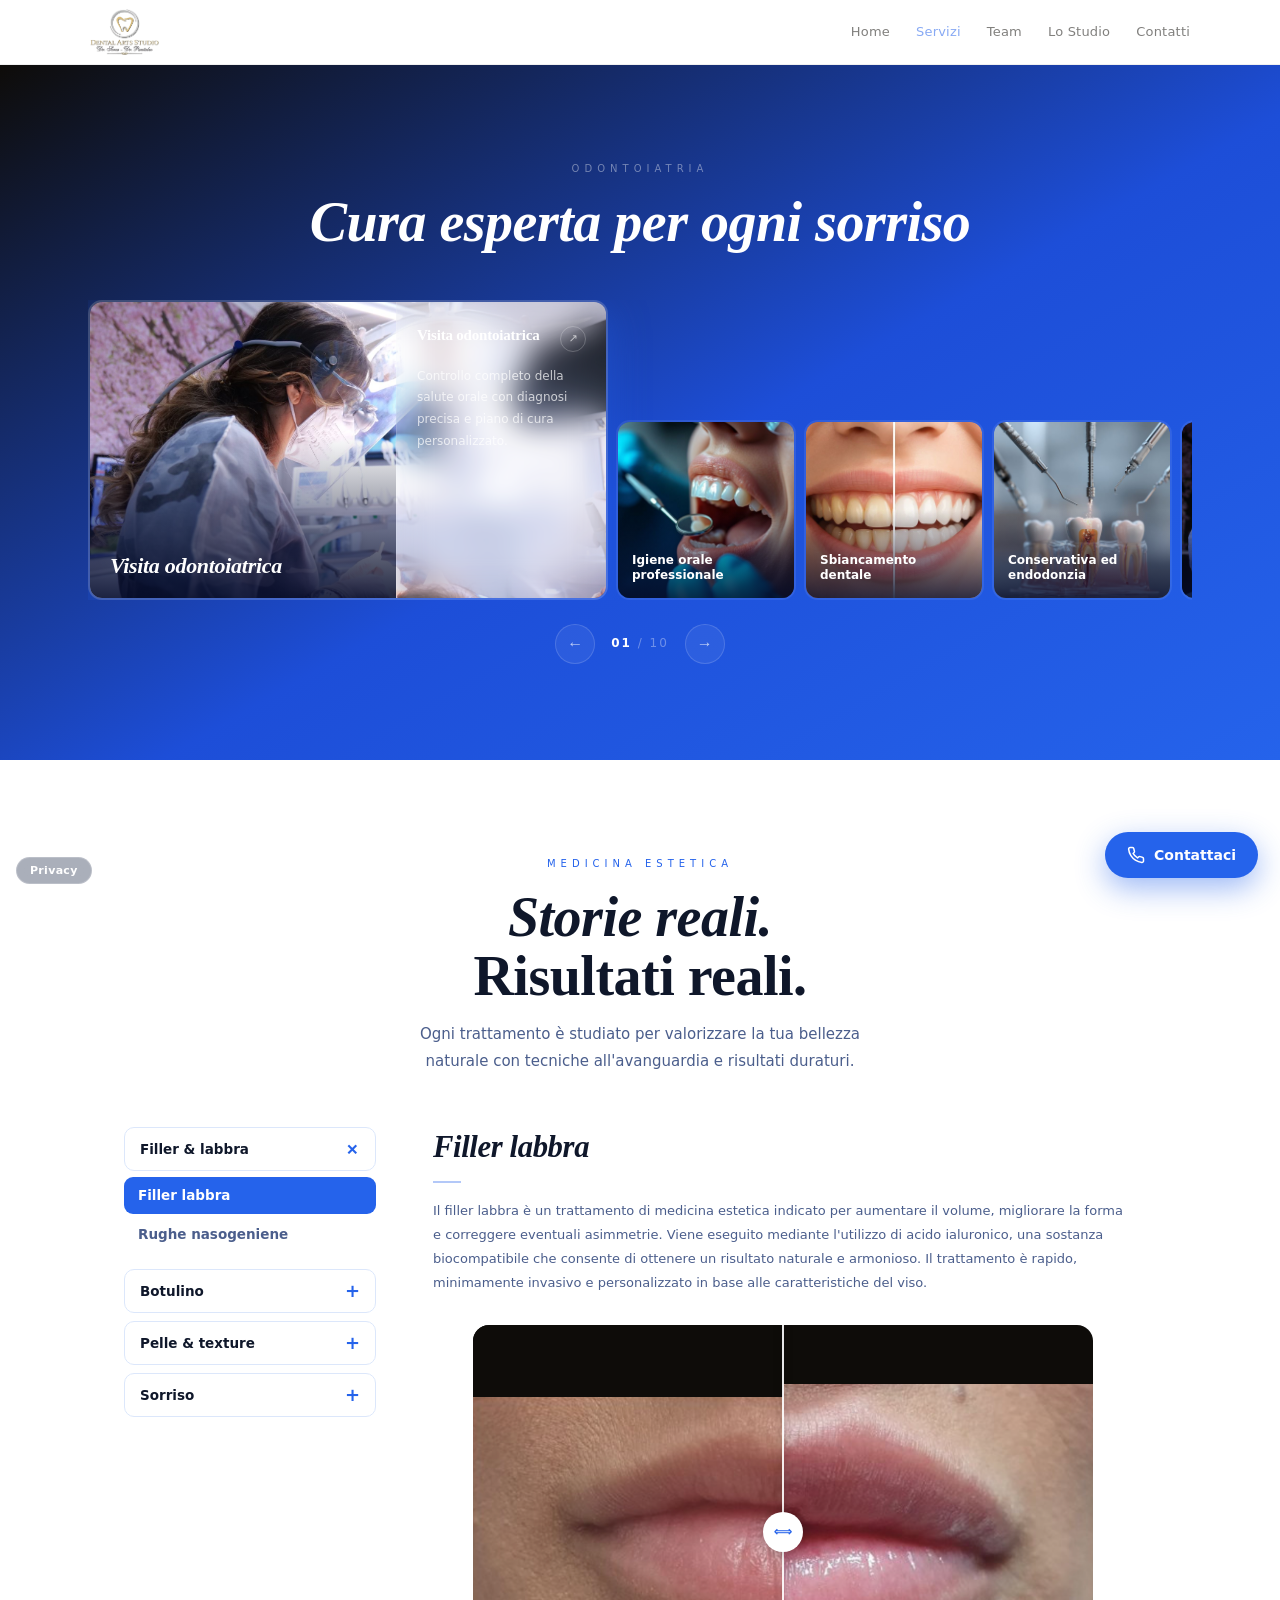
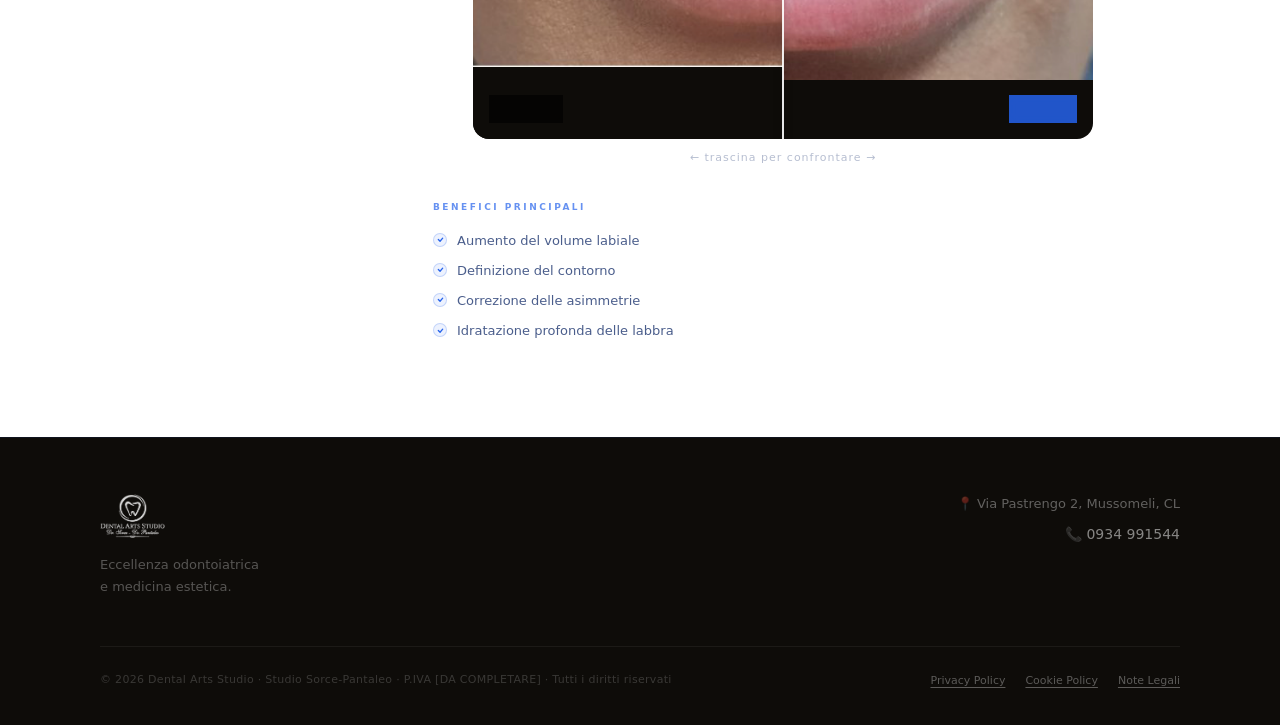
<file: medicina-estetica.html>
<!DOCTYPE html><html lang="it"><head><meta charset="UTF-8"><meta http-equiv="refresh" content="0; url=servizi.html#medicina-estetica"><link rel="canonical" href="servizi.html#medicina-estetica"><title>Medicina estetica — Dental Arts Studio</title></head><body><script>location.replace("servizi.html#medicina-estetica");</script><p>Reindirizzamento a <a href="servizi.html#medicina-estetica">Servizi &raquo; Medicina estetica</a>&hellip;</p></body></html>
</file>
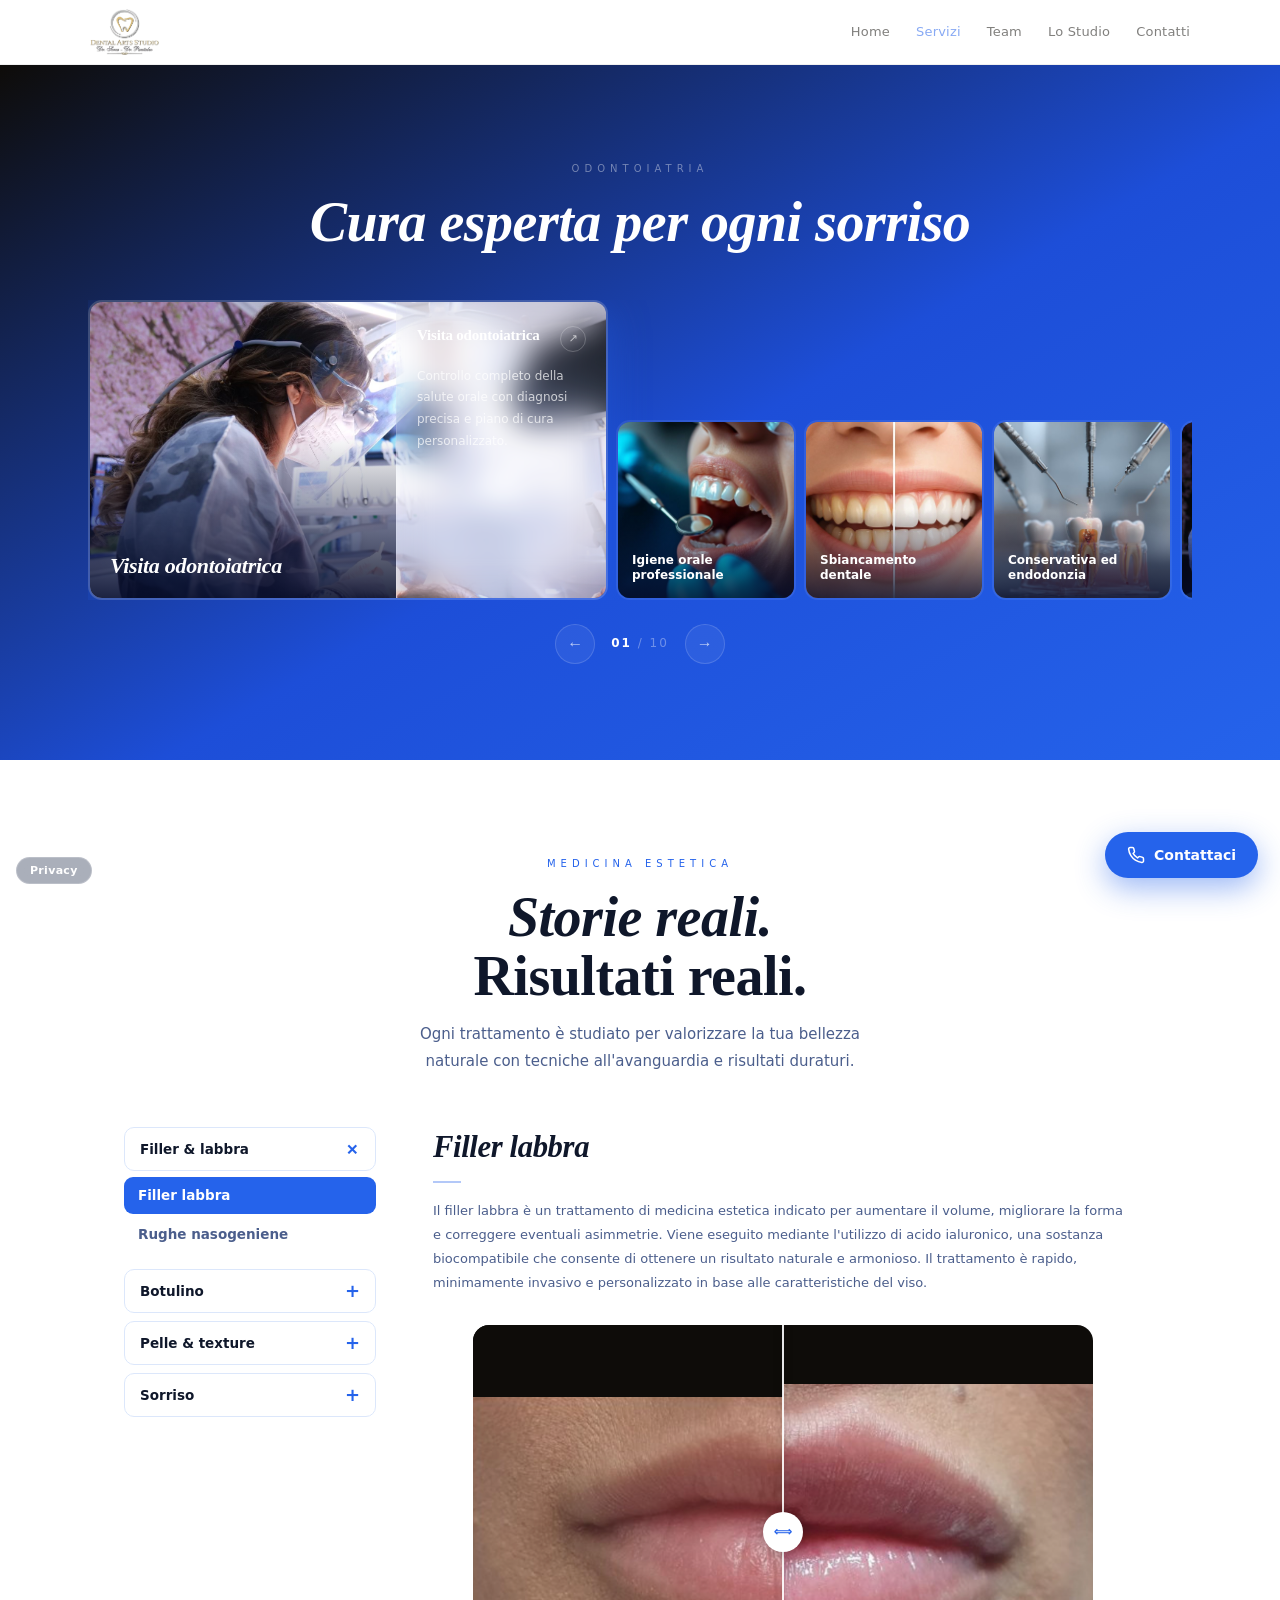
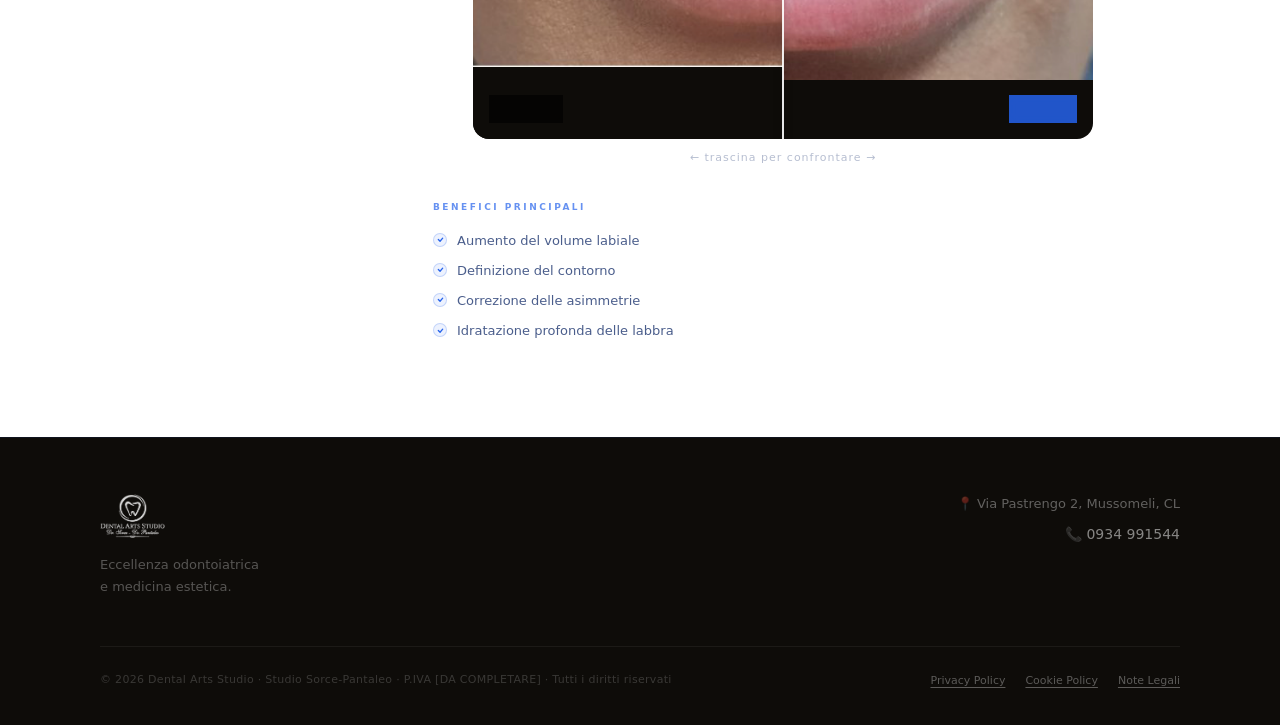
<file: servizi.html>
<!DOCTYPE html>
<html lang="it">
<head>
  <meta charset="UTF-8"/>
  <meta name="viewport" content="width=device-width,initial-scale=1"/>
  
  <title>Servizi — Dental Arts Studio · Sorce-Pantaleo</title>
  <script>document.documentElement.classList.add('js')</script>
  <link rel="stylesheet" href="assets/site.css"/>
  <meta name="description" content="Servizi odontoiatrici e medicina estetica dello Studio Sorce-Pantaleo a Mussomeli."/>
  <!-- Font: caricato solo dopo il consenso cookie (GDPR) -->
  <link rel="preconnect" href="https://fonts.googleapis.com"/>
  <link rel="preconnect" href="https://fonts.gstatic.com" crossorigin/>
  <script>
    // Carica Google Fonts solo se l'utente ha dato consenso
    (function(){
      if(localStorage.getItem('__cookie_consent') === 'accepted'){
        var l=document.createElement('link');
        l.rel='stylesheet';
        l.href='https://fonts.googleapis.com/css2?family=Cormorant+Garamond:ital,wght@0,400;0,500;0,600;0,700;1,400;1,500&family=DM+Sans:ital,opsz,wght@0,9..40,300;0,9..40,400;0,9..40,500;0,9..40,600;0,9..40,700;1,9..40,300;1,9..40,400&display=swap';
        document.head.appendChild(l);
      }
    })();
  </script>
  <style>
    *{box-sizing:border-box;margin:0;padding:0;}
    html{scroll-behavior:smooth;scroll-padding-top:64px;}
    body{font-family:'DM Sans', system-ui, sans-serif;background:#EFF6FF;color:#0F172A;line-height:1.6;}
    section{scroll-margin-top:64px;}

    /* ── Mobile ─────────────────────────────────────── */
    @media(max-width:768px){
      /* Nav */
      nav div:last-child{display:none;}

      /* Sezioni: padding ridotto */
      section{padding-left:16px!important;padding-right:16px!important;}

      /* ── Hero ─────────────────────────────────────── */
      #hero{
        min-height:auto!important;
        padding:120px 20px 0!important;
        align-items:flex-start!important;
      }
      #hero > div{padding-bottom:40px!important;}
      #hero h1{font-size:clamp(36px,11vw,52px)!important;line-height:1.05!important;}
      /* Tagline più piccola */
      #hero p{font-size:14px!important;margin-bottom:32px!important;}
      /* Bottoni hero: colonna singola, full width */
      #hero div[style*="display:flex;flex-wrap:wrap"]{
        flex-direction:column!important;
        align-items:stretch!important;
        gap:10px!important;
        width:100%!important;
      }
      #hero div[style*="display:flex;flex-wrap:wrap"] a{
        text-align:center!important;
        justify-content:center!important;
        padding:16px 24px!important;
      }
      /* Stats bar: posizionata sotto i bottoni su mobile */
      #__hero_stats{
        position:static!important;
        display:grid!important;
        grid-template-columns:1fr 1fr!important;
        margin-top:32px!important;
        border-radius:12px!important;
        overflow:hidden!important;
      }
      #__hero_stats > div{
        border-right:none!important;
        border-bottom:1px solid rgba(255,255,255,0.07)!important;
        padding:16px 20px!important;
        min-width:0!important;
      }
      #__hero_stats > div p:first-child{
        font-size:26px!important;
      }
      /* Hero: flex column per far scorrere stats sotto i bottoni */
      #hero{
        flex-direction:column!important;
        align-items:stretch!important;
        padding-bottom:32px!important;
      }
      #hero > div:first-of-type{
        display:flex!important;
        flex-direction:column!important;
        align-items:center!important;
      }

      /* ── Griglie generiche → 1 colonna ──────────── */
      [data-gallery]{grid-template-columns:repeat(2,1fr)!important;}

      div[style*="grid-template-columns:3fr 2fr"],
      div[style*="grid-template-columns:1fr 1fr"]{
        display:flex!important;
        flex-direction:column!important;
        align-items:center!important;
      }
      /* Dove siamo + Orari: full width centrati */
      #contatti,#orari{padding-left:16px!important;padding-right:16px!important;}
      #contatti > div,#orari > div{width:100%!important;max-width:100%!important;}

      /* ── Servizi carousel ────────────────────────── */
      #servizi [style*="grid-template-columns:repeat(3"]{grid-template-columns:1fr!important;}
      /* Nascondi freccette nav in servizi su mobile */
      #servizi [style*="align-items:center;justify-content:center;gap:16px;margin-top:24px"]{display:none!important;}
      #servizi [style*="min-height:340px"]{min-height:220px!important;}
      #servizi [style*="display:flex;justify-content:center"]{flex-direction:column!important;}
      #servizi [style*="display:flex;justify-content:center"] > div{width:100%!important;}

      /* ── Medicina estetica ───────────────────────── */
      #medicina-estetica [style*="grid-template-columns"]{
        grid-template-columns:1fr!important;
        gap:16px!important;
      }
      /* Slider prima/dopo: altezza adatta al mobile */
      #medicina-estetica [style*="aspect-ratio:3/2"]{
        aspect-ratio:4/3!important;
      }

      /* ── Team ────────────────────────────────────── */
      #team [style*="display:flex;gap:48px"]{
        flex-direction:column!important;
        gap:24px!important;
      }
      #team [style*="width:340px"]{width:100%!important;}

      /* ── Orari ───────────────────────────────────── */
      #orari [style*="display:flex;gap:40px"]{
        flex-direction:column!important;
        gap:24px!important;
      }
      #orari [style*="width:240px"]{width:100%!important;min-height:auto!important;}

      /* ── Reviews ─────────────────────────────────── */
      #recensioni [style*="grid-template-columns"]{grid-template-columns:1fr!important;}

      /* ── How it works ────────────────────────────── */
      #come-funziona [style*="display:flex;gap"]{
        flex-direction:column!important;
        align-items:center!important;
      }
      #come-funziona [data-draw-line]{display:none!important;}

      /* ── Booking barber ──────────────────────────── */
      #prenota [style*="grid-template-columns:repeat(auto-fit"]{grid-template-columns:1fr!important;}
      #prenota [style*="letter-spacing:3px"]{font-size:9px!important;}

      /* ── FAQ ─────────────────────────────────────── */
      #faq [style*="grid-template-columns"]{grid-template-columns:1fr!important;}

      /* ── Gallery ─────────────────────────────────── */
      #gallery [style*="max-width:1400px"]{max-width:100%!important;}
      #gallery .gl_light-slide{height:200px!important;}

      /* ── Footer ──────────────────────────────────── */
      footer > div > div[style*="display:flex"]{
        flex-direction:column!important;
        gap:24px!important;
        align-items:flex-start!important;
      }
      footer > div > div[style*="align-items:flex-end"]{
        align-items:flex-start!important;
      }

      /* ── Palette toggle: fisso in alto nella hero su mobile ─ */
      #__palette-wrap{top:72px!important;right:12px!important;bottom:auto!important;}
    }

    /* ── Animations ─────────────────────────────────── */

    @keyframes heroBlurIn {
      from { opacity:0; filter:blur(10px); transform:translateY(28px); }
      to   { opacity:1; filter:blur(0px); transform:translateY(0); }
    }
    @keyframes fadeUp {
      from { opacity:0; transform:translateY(48px); }
      to   { opacity:1; transform:translateY(0); }
    }
    @keyframes floatA {
      0%,100% { transform:translateY(0px) scale(1); }
      50%     { transform:translateY(-22px) scale(1.05); }
    }
    @keyframes floatB {
      0%,100% { transform:translateY(0px) translateX(0px); }
      33%     { transform:translateY(-14px) translateX(12px); }
      66%     { transform:translateY(8px) translateX(-8px); }
    }
    @keyframes floatC {
      0%,100% { transform:scale(1); }
      50%     { transform:scale(1.15); }
    }
    @keyframes navUnderline {
      from { transform:scaleX(0); }
      to   { transform:scaleX(1); }
    }

    /* Hero: stagger figli diretti con blur */
    #hero > div > * {
      opacity:0;
      animation: heroBlurIn 1.1s cubic-bezier(0.22,1,0.36,1) forwards;
    }
    #hero > div > *:nth-child(1) { animation-delay:0.05s; }
    #hero > div > *:nth-child(2) { animation-delay:0.25s; }
    #hero > div > *:nth-child(3) { animation-delay:0.42s; }
    #hero > div > *:nth-child(4) { animation-delay:0.58s; }
    #hero > div > *:nth-child(5) { animation-delay:0.72s; }
    #hero > div > *:nth-child(6) { animation-delay:0.84s; }

    /* Scroll reveal — con blur */
    .sr {
      opacity:0;
      filter:blur(6px);
      transform:translateY(36px);
      transition:
        opacity 0.9s cubic-bezier(0.22,1,0.36,1),
        transform 0.9s cubic-bezier(0.22,1,0.36,1),
        filter 0.9s cubic-bezier(0.22,1,0.36,1);
    }
    .sr.in { opacity:1; filter:blur(0); transform:translateY(0); }

    /* Gallery hover */
    [data-gallery] div { overflow:hidden; }
    [data-gallery] img { transition:transform 0.6s cubic-bezier(0.25,0.46,0.45,0.94); display:block; }
    [data-gallery] div:hover img { transform:scale(1.06); }

    /* CTA hover */
    a { transition:opacity 0.2s, transform 0.2s; }
    a:hover { opacity:0.88; }
    #hero a:hover { transform:translateY(-3px); opacity:1; }

    /* Nav hover underline */
    .__nav-link { position:relative; }
    .__nav-link::after {
      content:'';
      position:absolute;
      bottom:-3px; left:0; right:0;
      height:1.5px;
      background:currentColor;
      transform:scaleX(0);
      transform-origin:left;
      transition:transform 0.3s cubic-bezier(0.4,0,0.2,1);
    }
    .__nav-link:hover::after { transform:scaleX(1); }

    /* Nav blur on scroll */
    nav.scrolled {
      backdrop-filter:blur(20px);
      -webkit-backdrop-filter:blur(20px);
      box-shadow:0 1px 0 rgba(0,0,0,0.08);
    }

    /* Scrollbar */
    ::-webkit-scrollbar { width:5px; }
    ::-webkit-scrollbar-track { background:transparent; }
    ::-webkit-scrollbar-thumb { background:rgba(0,0,0,0.18); border-radius:3px; }

    /* Selection */
    ::selection { background:#2563EB28; color:#2563EB; }
  </style>
</head>
<body>
<nav style="position:sticky;top:0;z-index:100;background:rgba(255,255,255,0.97);border-bottom:1px solid rgba(0,0,0,0.06);padding:0 24px;"><div style="max-width:1100px;margin:0 auto;display:flex;align-items:center;justify-content:space-between;height:64px;"><a href="index.html" style="text-decoration:none;flex-shrink:0;display:flex;align-items:center;"><img src="assets/img/e95d2aca2b57.png" alt="Dental Arts Studio" style="height:47px;width:auto;object-fit:contain;display:block;" /></a><div style="display:flex;gap:26px;flex-wrap:wrap;align-items:center;"><a href="index.html" class="__nav-link" style="color:#1A1814;opacity:0.55;font-weight:500;text-decoration:none;font-size:13px;letter-spacing:0.2px;font-family:'DM Sans',system-ui,sans-serif;">Home</a><a href="servizi.html" class="__nav-link" style="color:#2563EB;opacity:1;font-weight:600;text-decoration:none;font-size:13px;letter-spacing:0.2px;font-family:'DM Sans',system-ui,sans-serif;">Servizi</a><a href="team.html" class="__nav-link" style="color:#1A1814;opacity:0.55;font-weight:500;text-decoration:none;font-size:13px;letter-spacing:0.2px;font-family:'DM Sans',system-ui,sans-serif;">Team</a><a href="studio.html" class="__nav-link" style="color:#1A1814;opacity:0.55;font-weight:500;text-decoration:none;font-size:13px;letter-spacing:0.2px;font-family:'DM Sans',system-ui,sans-serif;">Lo Studio</a><a href="contatti.html" class="__nav-link" style="color:#1A1814;opacity:0.55;font-weight:500;text-decoration:none;font-size:13px;letter-spacing:0.2px;font-family:'DM Sans',system-ui,sans-serif;">Contatti</a></div></div></nav>
<section id="servizi" style="background:linear-gradient(150deg,#0E0C09 0%,#1D4ED8 55%,#2563EB 100%);padding:96px 0;">
  <div style="max-width:1200px;margin:0 auto;padding:0 48px;">

    <!-- Header -->
    <div style="text-align:center;margin-bottom:48px;">
      <p style="font-size:10px;letter-spacing:5px;text-transform:uppercase;color:rgba(255,255,255,0.4);margin-bottom:16px;font-family:'DM Sans', system-ui, sans-serif;">Odontoiatria</p>
      <h2 style="font-size:clamp(32px,5vw,56px);font-weight:600;color:#fff;font-family:'Cormorant Garamond', Georgia, serif;letter-spacing:-0.5px;line-height:1.05;font-style:italic;margin:0;">Cura esperta per ogni sorriso</h2>
    </div>

    <!-- Expanding cards strip -->
    <div id="__csl_servizi_strip" style="display:flex;gap:8px;align-items:flex-end;height:300px;overflow-x:auto;overflow-y:visible;scrollbar-width:none;">
      
      <div class="__csl_servizi_card" data-idx="0" data-active
        style="flex-shrink:0;width:520px;height:300px;border-radius:14px;overflow:hidden;cursor:default;position:relative;
               border:2px solid rgba(255,255,255,0.18);
               transition:width 0.55s cubic-bezier(0.4,0,0.2,1),height 0.55s cubic-bezier(0.4,0,0.2,1),border-color 0.3s,box-shadow 0.3s;
               box-shadow:0 8px 40px #2563EB70;"
        onclick="__csl_servizi_go(0)">
        <img src="assets/img/visita-odontoiatrica.jpg" alt="Visita odontoiatrica" style="position:absolute;inset:0;width:100%;height:100%;object-fit:cover;transition:transform 0.55s;" />
        <!-- Inactive view -->
        <div class="__csl_servizi_inactive" style="position:absolute;inset:0;display:none;flex-direction:column;justify-content:flex-end;">
          <div style="position:absolute;inset:0;background:linear-gradient(to top,rgba(4,10,40,0.82) 0%,transparent 50%);"></div>
          <div style="position:relative;z-index:1;padding:14px;">
            <p style="font-size:12px;font-weight:700;color:#fff;margin:0;font-family:'DM Sans', system-ui, sans-serif;white-space:normal;line-height:1.3;">Visita odontoiatrica</p>
          </div>
        </div>
        <!-- Active view -->
        <div class="__csl_servizi_active" style="position:absolute;inset:0;display:flex;">
          <div style="position:relative;flex:1;min-width:0;">
            <div style="position:absolute;inset:0;background:linear-gradient(to top,rgba(4,10,40,0.88) 0%,transparent 55%);"></div>
            <div style="position:absolute;bottom:20px;left:20px;right:16px;">
              <p style="font-size:22px;font-weight:700;color:#fff;margin:0;font-family:'Cormorant Garamond', Georgia, serif;line-height:1.15;letter-spacing:-0.3px;font-style:italic;">Visita odontoiatrica</p>
            </div>
          </div>
          <div style="width:210px;flex-shrink:0;background:rgba(255,255,255,0.07);backdrop-filter:blur(16px);padding:24px 20px;display:flex;flex-direction:column;border-left:1px solid rgba(255,255,255,0.1);">
            <div style="display:flex;justify-content:space-between;align-items:flex-start;margin-bottom:14px;">
              <p style="font-size:15px;font-weight:700;color:#fff;margin:0;font-family:'Cormorant Garamond', Georgia, serif;line-height:1.25;letter-spacing:-0.2px;flex:1;">Visita odontoiatrica</p>
              <div style="flex-shrink:0;width:26px;height:26px;border-radius:50%;border:1px solid rgba(255,255,255,0.22);display:flex;align-items:center;justify-content:center;color:rgba(255,255,255,0.65);font-size:11px;margin-left:10px;">↗</div>
            </div>
            <p style="font-size:12px;color:rgba(255,255,255,0.72);line-height:1.8;margin:0;font-weight:300;font-family:'DM Sans', system-ui, sans-serif;">Controllo completo della salute orale con diagnosi precisa e piano di cura personalizzato.</p>
          </div>
        </div>
      </div>
      <div class="__csl_servizi_card" data-idx="1" 
        style="flex-shrink:0;width:180px;height:180px;border-radius:14px;overflow:hidden;cursor:pointer;position:relative;
               border:2px solid rgba(255,255,255,0.08);
               transition:width 0.55s cubic-bezier(0.4,0,0.2,1),height 0.55s cubic-bezier(0.4,0,0.2,1),border-color 0.3s,box-shadow 0.3s;
               box-shadow:none;"
        onclick="__csl_servizi_go(1)">
        <img src="assets/img/1efd2e4463b9.jpg" alt="Igiene orale professionale" style="position:absolute;inset:0;width:100%;height:100%;object-fit:cover;transition:transform 0.55s;" />
        <!-- Inactive view -->
        <div class="__csl_servizi_inactive" style="position:absolute;inset:0;display:flex;flex-direction:column;justify-content:flex-end;">
          <div style="position:absolute;inset:0;background:linear-gradient(to top,rgba(4,10,40,0.82) 0%,transparent 50%);"></div>
          <div style="position:relative;z-index:1;padding:14px;">
            <p style="font-size:12px;font-weight:700;color:#fff;margin:0;font-family:'DM Sans', system-ui, sans-serif;white-space:normal;line-height:1.3;">Igiene orale professionale</p>
          </div>
        </div>
        <!-- Active view -->
        <div class="__csl_servizi_active" style="position:absolute;inset:0;display:none;">
          <div style="position:relative;flex:1;min-width:0;">
            <div style="position:absolute;inset:0;background:linear-gradient(to top,rgba(4,10,40,0.88) 0%,transparent 55%);"></div>
            <div style="position:absolute;bottom:20px;left:20px;right:16px;">
              <p style="font-size:22px;font-weight:700;color:#fff;margin:0;font-family:'Cormorant Garamond', Georgia, serif;line-height:1.15;letter-spacing:-0.3px;font-style:italic;">Igiene orale professionale</p>
            </div>
          </div>
          <div style="width:210px;flex-shrink:0;background:rgba(255,255,255,0.07);backdrop-filter:blur(16px);padding:24px 20px;display:flex;flex-direction:column;border-left:1px solid rgba(255,255,255,0.1);">
            <div style="display:flex;justify-content:space-between;align-items:flex-start;margin-bottom:14px;">
              <p style="font-size:15px;font-weight:700;color:#fff;margin:0;font-family:'Cormorant Garamond', Georgia, serif;line-height:1.25;letter-spacing:-0.2px;flex:1;">Igiene orale professionale</p>
              <div style="flex-shrink:0;width:26px;height:26px;border-radius:50%;border:1px solid rgba(255,255,255,0.22);display:flex;align-items:center;justify-content:center;color:rgba(255,255,255,0.65);font-size:11px;margin-left:10px;">↗</div>
            </div>
            <p style="font-size:12px;color:rgba(255,255,255,0.72);line-height:1.8;margin:0;font-weight:300;font-family:'DM Sans', system-ui, sans-serif;">Pulizia professionale, rimozione del tartaro e lucidatura per una bocca sana e pulita.</p>
          </div>
        </div>
      </div>
      <div class="__csl_servizi_card" data-idx="2" 
        style="flex-shrink:0;width:180px;height:180px;border-radius:14px;overflow:hidden;cursor:pointer;position:relative;
               border:2px solid rgba(255,255,255,0.08);
               transition:width 0.55s cubic-bezier(0.4,0,0.2,1),height 0.55s cubic-bezier(0.4,0,0.2,1),border-color 0.3s,box-shadow 0.3s;
               box-shadow:none;"
        onclick="__csl_servizi_go(2)">
        <img src="assets/img/970f8ff169fa.jpg" alt="Sbiancamento dentale" style="position:absolute;inset:0;width:100%;height:100%;object-fit:cover;transition:transform 0.55s;" />
        <!-- Inactive view -->
        <div class="__csl_servizi_inactive" style="position:absolute;inset:0;display:flex;flex-direction:column;justify-content:flex-end;">
          <div style="position:absolute;inset:0;background:linear-gradient(to top,rgba(4,10,40,0.82) 0%,transparent 50%);"></div>
          <div style="position:relative;z-index:1;padding:14px;">
            <p style="font-size:12px;font-weight:700;color:#fff;margin:0;font-family:'DM Sans', system-ui, sans-serif;white-space:normal;line-height:1.3;">Sbiancamento dentale</p>
          </div>
        </div>
        <!-- Active view -->
        <div class="__csl_servizi_active" style="position:absolute;inset:0;display:none;">
          <div style="position:relative;flex:1;min-width:0;">
            <div style="position:absolute;inset:0;background:linear-gradient(to top,rgba(4,10,40,0.88) 0%,transparent 55%);"></div>
            <div style="position:absolute;bottom:20px;left:20px;right:16px;">
              <p style="font-size:22px;font-weight:700;color:#fff;margin:0;font-family:'Cormorant Garamond', Georgia, serif;line-height:1.15;letter-spacing:-0.3px;font-style:italic;">Sbiancamento dentale</p>
            </div>
          </div>
          <div style="width:210px;flex-shrink:0;background:rgba(255,255,255,0.07);backdrop-filter:blur(16px);padding:24px 20px;display:flex;flex-direction:column;border-left:1px solid rgba(255,255,255,0.1);">
            <div style="display:flex;justify-content:space-between;align-items:flex-start;margin-bottom:14px;">
              <p style="font-size:15px;font-weight:700;color:#fff;margin:0;font-family:'Cormorant Garamond', Georgia, serif;line-height:1.25;letter-spacing:-0.2px;flex:1;">Sbiancamento dentale</p>
              <div style="flex-shrink:0;width:26px;height:26px;border-radius:50%;border:1px solid rgba(255,255,255,0.22);display:flex;align-items:center;justify-content:center;color:rgba(255,255,255,0.65);font-size:11px;margin-left:10px;">↗</div>
            </div>
            <p style="font-size:12px;color:rgba(255,255,255,0.72);line-height:1.8;margin:0;font-weight:300;font-family:'DM Sans', system-ui, sans-serif;">Sbiancamento professionale in studio e domiciliare per un sorriso luminoso e naturale.</p>
          </div>
        </div>
      </div>
      <div class="__csl_servizi_card" data-idx="3" 
        style="flex-shrink:0;width:180px;height:180px;border-radius:14px;overflow:hidden;cursor:pointer;position:relative;
               border:2px solid rgba(255,255,255,0.08);
               transition:width 0.55s cubic-bezier(0.4,0,0.2,1),height 0.55s cubic-bezier(0.4,0,0.2,1),border-color 0.3s,box-shadow 0.3s;
               box-shadow:none;"
        onclick="__csl_servizi_go(3)">
        <img src="assets/img/1880938bad2b.jpg" alt="Conservativa ed endodonzia" style="position:absolute;inset:0;width:100%;height:100%;object-fit:cover;transition:transform 0.55s;" />
        <!-- Inactive view -->
        <div class="__csl_servizi_inactive" style="position:absolute;inset:0;display:flex;flex-direction:column;justify-content:flex-end;">
          <div style="position:absolute;inset:0;background:linear-gradient(to top,rgba(4,10,40,0.82) 0%,transparent 50%);"></div>
          <div style="position:relative;z-index:1;padding:14px;">
            <p style="font-size:12px;font-weight:700;color:#fff;margin:0;font-family:'DM Sans', system-ui, sans-serif;white-space:normal;line-height:1.3;">Conservativa ed endodonzia</p>
          </div>
        </div>
        <!-- Active view -->
        <div class="__csl_servizi_active" style="position:absolute;inset:0;display:none;">
          <div style="position:relative;flex:1;min-width:0;">
            <div style="position:absolute;inset:0;background:linear-gradient(to top,rgba(4,10,40,0.88) 0%,transparent 55%);"></div>
            <div style="position:absolute;bottom:20px;left:20px;right:16px;">
              <p style="font-size:22px;font-weight:700;color:#fff;margin:0;font-family:'Cormorant Garamond', Georgia, serif;line-height:1.15;letter-spacing:-0.3px;font-style:italic;">Conservativa ed endodonzia</p>
            </div>
          </div>
          <div style="width:210px;flex-shrink:0;background:rgba(255,255,255,0.07);backdrop-filter:blur(16px);padding:24px 20px;display:flex;flex-direction:column;border-left:1px solid rgba(255,255,255,0.1);">
            <div style="display:flex;justify-content:space-between;align-items:flex-start;margin-bottom:14px;">
              <p style="font-size:15px;font-weight:700;color:#fff;margin:0;font-family:'Cormorant Garamond', Georgia, serif;line-height:1.25;letter-spacing:-0.2px;flex:1;">Conservativa ed endodonzia</p>
              <div style="flex-shrink:0;width:26px;height:26px;border-radius:50%;border:1px solid rgba(255,255,255,0.22);display:flex;align-items:center;justify-content:center;color:rgba(255,255,255,0.65);font-size:11px;margin-left:10px;">↗</div>
            </div>
            <p style="font-size:12px;color:rgba(255,255,255,0.72);line-height:1.8;margin:0;font-weight:300;font-family:'DM Sans', system-ui, sans-serif;">Otturazioni estetiche in composito e trattamenti canalari per salvare i denti naturali.</p>
          </div>
        </div>
      </div>
      <div class="__csl_servizi_card" data-idx="4" 
        style="flex-shrink:0;width:180px;height:180px;border-radius:14px;overflow:hidden;cursor:pointer;position:relative;
               border:2px solid rgba(255,255,255,0.08);
               transition:width 0.55s cubic-bezier(0.4,0,0.2,1),height 0.55s cubic-bezier(0.4,0,0.2,1),border-color 0.3s,box-shadow 0.3s;
               box-shadow:none;"
        onclick="__csl_servizi_go(4)">
        <img src="assets/img/chirurgia-intervento.jpg" alt="Chirurgia orale avanzata" style="position:absolute;inset:0;width:100%;height:100%;object-fit:cover;transition:transform 0.55s;" />
        <!-- Inactive view -->
        <div class="__csl_servizi_inactive" style="position:absolute;inset:0;display:flex;flex-direction:column;justify-content:flex-end;">
          <div style="position:absolute;inset:0;background:linear-gradient(to top,rgba(4,10,40,0.82) 0%,transparent 50%);"></div>
          <div style="position:relative;z-index:1;padding:14px;">
            <p style="font-size:12px;font-weight:700;color:#fff;margin:0;font-family:'DM Sans', system-ui, sans-serif;white-space:normal;line-height:1.3;">Chirurgia orale avanzata</p>
          </div>
        </div>
        <!-- Active view -->
        <div class="__csl_servizi_active" style="position:absolute;inset:0;display:none;">
          <div style="position:relative;flex:1;min-width:0;">
            <div style="position:absolute;inset:0;background:linear-gradient(to top,rgba(4,10,40,0.88) 0%,transparent 55%);"></div>
            <div style="position:absolute;bottom:20px;left:20px;right:16px;">
              <p style="font-size:22px;font-weight:700;color:#fff;margin:0;font-family:'Cormorant Garamond', Georgia, serif;line-height:1.15;letter-spacing:-0.3px;font-style:italic;">Chirurgia orale avanzata</p>
            </div>
          </div>
          <div style="width:210px;flex-shrink:0;background:rgba(255,255,255,0.07);backdrop-filter:blur(16px);padding:24px 20px;display:flex;flex-direction:column;border-left:1px solid rgba(255,255,255,0.1);">
            <div style="display:flex;justify-content:space-between;align-items:flex-start;margin-bottom:14px;">
              <p style="font-size:15px;font-weight:700;color:#fff;margin:0;font-family:'Cormorant Garamond', Georgia, serif;line-height:1.25;letter-spacing:-0.2px;flex:1;">Chirurgia orale avanzata</p>
              <div style="flex-shrink:0;width:26px;height:26px;border-radius:50%;border:1px solid rgba(255,255,255,0.22);display:flex;align-items:center;justify-content:center;color:rgba(255,255,255,0.65);font-size:11px;margin-left:10px;">↗</div>
            </div>
            <p style="font-size:12px;color:rgba(255,255,255,0.72);line-height:1.8;margin:0;font-weight:300;font-family:'DM Sans', system-ui, sans-serif;">Estrazioni, chirurgia parodontale e interventi ambulatoriali con tecnologie di ultima generazione.</p>
          </div>
        </div>
      </div>
      <div class="__csl_servizi_card" data-idx="5" 
        style="flex-shrink:0;width:180px;height:180px;border-radius:14px;overflow:hidden;cursor:pointer;position:relative;
               border:2px solid rgba(255,255,255,0.08);
               transition:width 0.55s cubic-bezier(0.4,0,0.2,1),height 0.55s cubic-bezier(0.4,0,0.2,1),border-color 0.3s,box-shadow 0.3s;
               box-shadow:none;"
        onclick="__csl_servizi_go(5)">
        <img src="assets/img/393cb7289afd.jpg" alt="Implantologia guidata" style="position:absolute;inset:0;width:100%;height:100%;object-fit:cover;transition:transform 0.55s;" />
        <!-- Inactive view -->
        <div class="__csl_servizi_inactive" style="position:absolute;inset:0;display:flex;flex-direction:column;justify-content:flex-end;">
          <div style="position:absolute;inset:0;background:linear-gradient(to top,rgba(4,10,40,0.82) 0%,transparent 50%);"></div>
          <div style="position:relative;z-index:1;padding:14px;">
            <p style="font-size:12px;font-weight:700;color:#fff;margin:0;font-family:'DM Sans', system-ui, sans-serif;white-space:normal;line-height:1.3;">Implantologia guidata</p>
          </div>
        </div>
        <!-- Active view -->
        <div class="__csl_servizi_active" style="position:absolute;inset:0;display:none;">
          <div style="position:relative;flex:1;min-width:0;">
            <div style="position:absolute;inset:0;background:linear-gradient(to top,rgba(4,10,40,0.88) 0%,transparent 55%);"></div>
            <div style="position:absolute;bottom:20px;left:20px;right:16px;">
              <p style="font-size:22px;font-weight:700;color:#fff;margin:0;font-family:'Cormorant Garamond', Georgia, serif;line-height:1.15;letter-spacing:-0.3px;font-style:italic;">Implantologia guidata</p>
            </div>
          </div>
          <div style="width:210px;flex-shrink:0;background:rgba(255,255,255,0.07);backdrop-filter:blur(16px);padding:24px 20px;display:flex;flex-direction:column;border-left:1px solid rgba(255,255,255,0.1);">
            <div style="display:flex;justify-content:space-between;align-items:flex-start;margin-bottom:14px;">
              <p style="font-size:15px;font-weight:700;color:#fff;margin:0;font-family:'Cormorant Garamond', Georgia, serif;line-height:1.25;letter-spacing:-0.2px;flex:1;">Implantologia guidata</p>
              <div style="flex-shrink:0;width:26px;height:26px;border-radius:50%;border:1px solid rgba(255,255,255,0.22);display:flex;align-items:center;justify-content:center;color:rgba(255,255,255,0.65);font-size:11px;margin-left:10px;">↗</div>
            </div>
            <p style="font-size:12px;color:rgba(255,255,255,0.72);line-height:1.8;margin:0;font-weight:300;font-family:'DM Sans', system-ui, sans-serif;">Impianti a carico immediato con pianificazione 3D per risultati precisi, stabili e naturali.</p>
          </div>
        </div>
      </div>
      <div class="__csl_servizi_card" data-idx="6" 
        style="flex-shrink:0;width:180px;height:180px;border-radius:14px;overflow:hidden;cursor:pointer;position:relative;
               border:2px solid rgba(255,255,255,0.08);
               transition:width 0.55s cubic-bezier(0.4,0,0.2,1),height 0.55s cubic-bezier(0.4,0,0.2,1),border-color 0.3s,box-shadow 0.3s;
               box-shadow:none;"
        onclick="__csl_servizi_go(6)">
        <img src="assets/img/c518acae8673.jpg" alt="Protesi e corone" style="position:absolute;inset:0;width:100%;height:100%;object-fit:cover;transition:transform 0.55s;" />
        <!-- Inactive view -->
        <div class="__csl_servizi_inactive" style="position:absolute;inset:0;display:flex;flex-direction:column;justify-content:flex-end;">
          <div style="position:absolute;inset:0;background:linear-gradient(to top,rgba(4,10,40,0.82) 0%,transparent 50%);"></div>
          <div style="position:relative;z-index:1;padding:14px;">
            <p style="font-size:12px;font-weight:700;color:#fff;margin:0;font-family:'DM Sans', system-ui, sans-serif;white-space:normal;line-height:1.3;">Protesi e corone</p>
          </div>
        </div>
        <!-- Active view -->
        <div class="__csl_servizi_active" style="position:absolute;inset:0;display:none;">
          <div style="position:relative;flex:1;min-width:0;">
            <div style="position:absolute;inset:0;background:linear-gradient(to top,rgba(4,10,40,0.88) 0%,transparent 55%);"></div>
            <div style="position:absolute;bottom:20px;left:20px;right:16px;">
              <p style="font-size:22px;font-weight:700;color:#fff;margin:0;font-family:'Cormorant Garamond', Georgia, serif;line-height:1.15;letter-spacing:-0.3px;font-style:italic;">Protesi e corone</p>
            </div>
          </div>
          <div style="width:210px;flex-shrink:0;background:rgba(255,255,255,0.07);backdrop-filter:blur(16px);padding:24px 20px;display:flex;flex-direction:column;border-left:1px solid rgba(255,255,255,0.1);">
            <div style="display:flex;justify-content:space-between;align-items:flex-start;margin-bottom:14px;">
              <p style="font-size:15px;font-weight:700;color:#fff;margin:0;font-family:'Cormorant Garamond', Georgia, serif;line-height:1.25;letter-spacing:-0.2px;flex:1;">Protesi e corone</p>
              <div style="flex-shrink:0;width:26px;height:26px;border-radius:50%;border:1px solid rgba(255,255,255,0.22);display:flex;align-items:center;justify-content:center;color:rgba(255,255,255,0.65);font-size:11px;margin-left:10px;">↗</div>
            </div>
            <p style="font-size:12px;color:rgba(255,255,255,0.72);line-height:1.8;margin:0;font-weight:300;font-family:'DM Sans', system-ui, sans-serif;">Restauri fissi e rimovibili di alta qualità, estetici e funzionali su misura.</p>
          </div>
        </div>
      </div>
      <div class="__csl_servizi_card" data-idx="7" 
        style="flex-shrink:0;width:180px;height:180px;border-radius:14px;overflow:hidden;cursor:pointer;position:relative;
               border:2px solid rgba(255,255,255,0.08);
               transition:width 0.55s cubic-bezier(0.4,0,0.2,1),height 0.55s cubic-bezier(0.4,0,0.2,1),border-color 0.3s,box-shadow 0.3s;
               box-shadow:none;"
        onclick="__csl_servizi_go(7)">
        <img src="assets/img/8b07ccfded51.jpg" alt="Ortodonzia" style="position:absolute;inset:0;width:100%;height:100%;object-fit:cover;transition:transform 0.55s;" />
        <!-- Inactive view -->
        <div class="__csl_servizi_inactive" style="position:absolute;inset:0;display:flex;flex-direction:column;justify-content:flex-end;">
          <div style="position:absolute;inset:0;background:linear-gradient(to top,rgba(4,10,40,0.82) 0%,transparent 50%);"></div>
          <div style="position:relative;z-index:1;padding:14px;">
            <p style="font-size:12px;font-weight:700;color:#fff;margin:0;font-family:'DM Sans', system-ui, sans-serif;white-space:normal;line-height:1.3;">Ortodonzia</p>
          </div>
        </div>
        <!-- Active view -->
        <div class="__csl_servizi_active" style="position:absolute;inset:0;display:none;">
          <div style="position:relative;flex:1;min-width:0;">
            <div style="position:absolute;inset:0;background:linear-gradient(to top,rgba(4,10,40,0.88) 0%,transparent 55%);"></div>
            <div style="position:absolute;bottom:20px;left:20px;right:16px;">
              <p style="font-size:22px;font-weight:700;color:#fff;margin:0;font-family:'Cormorant Garamond', Georgia, serif;line-height:1.15;letter-spacing:-0.3px;font-style:italic;">Ortodonzia</p>
            </div>
          </div>
          <div style="width:210px;flex-shrink:0;background:rgba(255,255,255,0.07);backdrop-filter:blur(16px);padding:24px 20px;display:flex;flex-direction:column;border-left:1px solid rgba(255,255,255,0.1);">
            <div style="display:flex;justify-content:space-between;align-items:flex-start;margin-bottom:14px;">
              <p style="font-size:15px;font-weight:700;color:#fff;margin:0;font-family:'Cormorant Garamond', Georgia, serif;line-height:1.25;letter-spacing:-0.2px;flex:1;">Ortodonzia</p>
              <div style="flex-shrink:0;width:26px;height:26px;border-radius:50%;border:1px solid rgba(255,255,255,0.22);display:flex;align-items:center;justify-content:center;color:rgba(255,255,255,0.65);font-size:11px;margin-left:10px;">↗</div>
            </div>
            <p style="font-size:12px;color:rgba(255,255,255,0.72);line-height:1.8;margin:0;font-weight:300;font-family:'DM Sans', system-ui, sans-serif;">Apparecchi fissi, mobili e allineatori trasparenti con biomeccanica avanzata.</p>
          </div>
        </div>
      </div>
      <div class="__csl_servizi_card" data-idx="8" 
        style="flex-shrink:0;width:180px;height:180px;border-radius:14px;overflow:hidden;cursor:pointer;position:relative;
               border:2px solid rgba(255,255,255,0.08);
               transition:width 0.55s cubic-bezier(0.4,0,0.2,1),height 0.55s cubic-bezier(0.4,0,0.2,1),border-color 0.3s,box-shadow 0.3s;
               box-shadow:none;"
        onclick="__csl_servizi_go(8)">
        <img src="assets/img/3b6419e41889.jpg" alt="Prevenzione pediatrica" style="position:absolute;inset:0;width:100%;height:100%;object-fit:cover;transition:transform 0.55s;" />
        <!-- Inactive view -->
        <div class="__csl_servizi_inactive" style="position:absolute;inset:0;display:flex;flex-direction:column;justify-content:flex-end;">
          <div style="position:absolute;inset:0;background:linear-gradient(to top,rgba(4,10,40,0.82) 0%,transparent 50%);"></div>
          <div style="position:relative;z-index:1;padding:14px;">
            <p style="font-size:12px;font-weight:700;color:#fff;margin:0;font-family:'DM Sans', system-ui, sans-serif;white-space:normal;line-height:1.3;">Prevenzione pediatrica</p>
          </div>
        </div>
        <!-- Active view -->
        <div class="__csl_servizi_active" style="position:absolute;inset:0;display:none;">
          <div style="position:relative;flex:1;min-width:0;">
            <div style="position:absolute;inset:0;background:linear-gradient(to top,rgba(4,10,40,0.88) 0%,transparent 55%);"></div>
            <div style="position:absolute;bottom:20px;left:20px;right:16px;">
              <p style="font-size:22px;font-weight:700;color:#fff;margin:0;font-family:'Cormorant Garamond', Georgia, serif;line-height:1.15;letter-spacing:-0.3px;font-style:italic;">Prevenzione pediatrica</p>
            </div>
          </div>
          <div style="width:210px;flex-shrink:0;background:rgba(255,255,255,0.07);backdrop-filter:blur(16px);padding:24px 20px;display:flex;flex-direction:column;border-left:1px solid rgba(255,255,255,0.1);">
            <div style="display:flex;justify-content:space-between;align-items:flex-start;margin-bottom:14px;">
              <p style="font-size:15px;font-weight:700;color:#fff;margin:0;font-family:'Cormorant Garamond', Georgia, serif;line-height:1.25;letter-spacing:-0.2px;flex:1;">Prevenzione pediatrica</p>
              <div style="flex-shrink:0;width:26px;height:26px;border-radius:50%;border:1px solid rgba(255,255,255,0.22);display:flex;align-items:center;justify-content:center;color:rgba(255,255,255,0.65);font-size:11px;margin-left:10px;">↗</div>
            </div>
            <p style="font-size:12px;color:rgba(255,255,255,0.72);line-height:1.8;margin:0;font-weight:300;font-family:'DM Sans', system-ui, sans-serif;">Programmi di prevenzione dedicati ai più piccoli per una crescita dentale sana e serena.</p>
          </div>
        </div>
      </div>
      <div class="__csl_servizi_card" data-idx="9" 
        style="flex-shrink:0;width:180px;height:180px;border-radius:14px;overflow:hidden;cursor:pointer;position:relative;
               border:2px solid rgba(255,255,255,0.08);
               transition:width 0.55s cubic-bezier(0.4,0,0.2,1),height 0.55s cubic-bezier(0.4,0,0.2,1),border-color 0.3s,box-shadow 0.3s;
               box-shadow:none;"
        onclick="__csl_servizi_go(9)">
        <img src="assets/studio/radiografia-3d.jpg" alt="Radiologia volumetrica 3D" style="position:absolute;inset:0;width:100%;height:100%;object-fit:cover;transition:transform 0.55s;" />
        <!-- Inactive view -->
        <div class="__csl_servizi_inactive" style="position:absolute;inset:0;display:flex;flex-direction:column;justify-content:flex-end;">
          <div style="position:absolute;inset:0;background:linear-gradient(to top,rgba(4,10,40,0.82) 0%,transparent 50%);"></div>
          <div style="position:relative;z-index:1;padding:14px;">
            <p style="font-size:12px;font-weight:700;color:#fff;margin:0;font-family:'DM Sans', system-ui, sans-serif;white-space:normal;line-height:1.3;">Radiologia volumetrica 3D</p>
          </div>
        </div>
        <!-- Active view -->
        <div class="__csl_servizi_active" style="position:absolute;inset:0;display:none;">
          <div style="position:relative;flex:1;min-width:0;">
            <div style="position:absolute;inset:0;background:linear-gradient(to top,rgba(4,10,40,0.88) 0%,transparent 55%);"></div>
            <div style="position:absolute;bottom:20px;left:20px;right:16px;">
              <p style="font-size:22px;font-weight:700;color:#fff;margin:0;font-family:'Cormorant Garamond', Georgia, serif;line-height:1.15;letter-spacing:-0.3px;font-style:italic;">Radiologia volumetrica 3D</p>
            </div>
          </div>
          <div style="width:210px;flex-shrink:0;background:rgba(255,255,255,0.07);backdrop-filter:blur(16px);padding:24px 20px;display:flex;flex-direction:column;border-left:1px solid rgba(255,255,255,0.1);">
            <div style="display:flex;justify-content:space-between;align-items:flex-start;margin-bottom:14px;">
              <p style="font-size:15px;font-weight:700;color:#fff;margin:0;font-family:'Cormorant Garamond', Georgia, serif;line-height:1.25;letter-spacing:-0.2px;flex:1;">Radiologia volumetrica 3D</p>
              <div style="flex-shrink:0;width:26px;height:26px;border-radius:50%;border:1px solid rgba(255,255,255,0.22);display:flex;align-items:center;justify-content:center;color:rgba(255,255,255,0.65);font-size:11px;margin-left:10px;">↗</div>
            </div>
            <p style="font-size:12px;color:rgba(255,255,255,0.72);line-height:1.8;margin:0;font-weight:300;font-family:'DM Sans', system-ui, sans-serif;">Diagnosi accurata e pianificazione implantare guidata grazie alla TAC 3D (CBCT), con la minima esposizione.</p>
          </div>
        </div>
      </div>
    </div>

    <!-- Navigation -->
    <div style="display:flex;align-items:center;justify-content:center;gap:16px;margin-top:24px;">
      <button onclick="__csl_servizi_go(window['____csl_serviziIdx'] - 1)"
        style="width:40px;height:40px;border-radius:50%;border:1px solid rgba(255,255,255,0.15);background:rgba(255,255,255,0.06);cursor:pointer;color:rgba(255,255,255,0.7);font-size:16px;transition:all 0.2s;display:flex;align-items:center;justify-content:center;"
        onmouseover="this.style.background='rgba(255,255,255,0.15)'" onmouseout="this.style.background='rgba(255,255,255,0.06)'">←</button>
      <span style="font-size:12px;color:rgba(255,255,255,0.35);letter-spacing:2px;font-family:'DM Sans', system-ui, sans-serif;">
        <span id="__csl_servizi_cur" style="color:#fff;font-weight:700;">01</span> / 10
      </span>
      <button onclick="__csl_servizi_go(window['____csl_serviziIdx'] + 1)"
        style="width:40px;height:40px;border-radius:50%;border:1px solid rgba(255,255,255,0.15);background:rgba(255,255,255,0.06);cursor:pointer;color:rgba(255,255,255,0.7);font-size:16px;transition:all 0.2s;display:flex;align-items:center;justify-content:center;"
        onmouseover="this.style.background='rgba(255,255,255,0.15)'" onmouseout="this.style.background='rgba(255,255,255,0.06)'">→</button>
    </div>

  </div>
</section>

<script>
(function(){
  var uid = '__csl_servizi';
  var n = 10;
  window['__' + uid + 'Idx'] = 0;

  // Mark first card as active
  var firstCard = document.querySelector('.' + uid + '_card[data-idx="0"]');
  if(firstCard) firstCard.setAttribute('data-active','');

  window[uid + '_go'] = function(to) {
    var prev = window['__' + uid + 'Idx'];
    window['__' + uid + 'Idx'] = ((to % n) + n) % n;
    var cur = window['__' + uid + 'Idx'];
    if(prev === cur) return;

    document.querySelectorAll('.' + uid + '_card').forEach(function(c) {
      var idx = parseInt(c.getAttribute('data-idx'));
      var isActive = idx === cur;
      c.style.width       = isActive ? '520px' : '180px';
      c.style.height      = isActive ? '300px' : '180px';
      c.style.borderColor = isActive ? 'rgba(255,255,255,0.18)' : 'rgba(255,255,255,0.08)';
      c.style.boxShadow   = isActive ? '0 8px 40px #2563EB70' : 'none';
      c.style.cursor      = isActive ? 'default' : 'pointer';
      if(isActive) c.setAttribute('data-active',''); else c.removeAttribute('data-active');
      var inactiveEl = c.querySelector('.' + uid + '_inactive');
      var activeEl   = c.querySelector('.' + uid + '_active');
      if(inactiveEl) inactiveEl.style.display = isActive ? 'none' : 'flex';
      if(activeEl)   activeEl.style.display   = isActive ? 'flex' : 'none';
      var img = c.querySelector('img');
      if(img) img.style.transform = isActive ? 'scale(1.03)' : 'scale(1)';
    });

    // Scroll SOLO orizzontale della strip (non muove la pagina in verticale)
    var activeCard = document.querySelector('.' + uid + '_card[data-idx="' + cur + '"]');
    var stripEl = document.getElementById(uid + '_strip');
    if(activeCard && stripEl){
      var cr = activeCard.getBoundingClientRect();
      var sr = stripEl.getBoundingClientRect();
      var delta = (cr.left - sr.left) - (stripEl.clientWidth - activeCard.offsetWidth) / 2;
      stripEl.scrollBy({ left: delta, behavior:'smooth' });
    }

    var curEl = document.getElementById(uid + '_cur');
    if(curEl) curEl.textContent = String(cur + 1).padStart(2, '0');
  };

  // ── Autoplay: scorre e ingrandisce una card alla volta, pausa su hover ──
  (function(){
    var strip = document.getElementById(uid + '_strip');
    if(!strip) return;
    var delay = 2800, timer = null, paused = false;
    function step(){ if(paused) return; window[uid + '_go']((window['__' + uid + 'Idx'] || 0) + 1); }
    function start(){ if(!timer) timer = setInterval(step, delay); }
    function stop(){ if(timer){ clearInterval(timer); timer = null; } }
    // pausa quando il mouse è sopra la strip; riprende quando esce
    strip.addEventListener('mouseenter', function(){ paused = true; });
    strip.addEventListener('mouseleave', function(){ paused = false; });
    // passando il mouse su una card, quella si ingrandisce (e resta, perché è in pausa)
    document.querySelectorAll('.' + uid + '_card').forEach(function(c){
      c.addEventListener('mouseenter', function(){
        paused = true;
        window[uid + '_go'](parseInt(c.getAttribute('data-idx')));
      });
    });
    // non far girare l'autoplay se la scheda non è visibile
    document.addEventListener('visibilitychange', function(){ if(document.hidden){ stop(); } else { start(); } });
    start();
  })();
})();
</script>

<style>
  #medicina-estetica .__me_medicina_estetica_tab_active {
    background: #2563EB !important;
    color: #fff !important;
  }
  #__me_medicina_estetica_tabbar { scrollbar-width:none; }
  #__me_medicina_estetica_tabbar::-webkit-scrollbar { display:none; }
  #__me_medicina_estetica_nav_mobile { display:none; }
  @media(max-width:768px){
    #__me_medicina_estetica_nav_mobile { display:flex; }
    #__me_medicina_estetica_nav_desktop { display:none !important; }
    #__me_medicina_estetica_panels > div { grid-template-columns:1fr !important; gap:20px !important; }
    /* Header più compatto */
    #medicina-estetica { padding:56px 0 !important; }
    #medicina-estetica > div { padding:0 16px !important; }
    /* Tab bar: font più piccolo */
    #__me_medicina_estetica_tabbar button { font-size:11px !important; padding:8px 14px !important; }
    /* Slider handle più grande su mobile */
    #medicina-estetica [style*="cursor:ew-resize"] [style*="width:40px"] {
      width:52px !important; height:52px !important; font-size:16px !important;
    }
    /* Hint text nascosto su mobile (sostituito dalla pulsante handle) */
    #medicina-estetica p[style*="trascina"] { display:none !important; }
    /* Bullets testo più piccolo */
    #medicina-estetica ul li { font-size:12px !important; }
  }
</style>


<section id="medicina-estetica" style="background:#FFFFFF;padding:96px 0;">
  <div style="max-width:1080px;margin:0 auto;padding:0 24px;">

    <!-- Header -->
    <div style="text-align:center;margin-bottom:52px;">
      <p style="font-size:10px;letter-spacing:5px;text-transform:uppercase;color:#2563EB;margin-bottom:16px;font-family:'DM Sans', system-ui, sans-serif;">Medicina Estetica</p>
      <h2 style="font-size:clamp(32px,5vw,56px);font-weight:600;color:#0F172A;font-family:'Cormorant Garamond', Georgia, serif;letter-spacing:-0.5px;line-height:1.05;font-style:italic;margin:0 0 16px;">Storie reali.<br><span style="font-style:normal;font-weight:800;">Risultati reali.</span></h2>
      <p style="font-size:15px;color:#4B5E8C;max-width:480px;margin:0 auto;line-height:1.8;font-weight:300;">Ogni trattamento è studiato per valorizzare la tua bellezza naturale con tecniche all'avanguardia e risultati duraturi.</p>
    </div>

<style>
  .me-layout{display:flex;gap:34px;align-items:flex-start;}
  #__me_medicina_estetica_tabbar{display:block !important;overflow:visible !important;width:252px;flex-shrink:0;border-bottom:none !important;position:sticky;top:84px;padding:0 !important;margin:0 !important;}
  .me-cat{margin-bottom:8px;}
  .me-cat-head{display:flex;justify-content:space-between;align-items:center;width:100%;text-align:left;border:1px solid #dce7fb;background:#fff;color:#0F172A;font-family:'DM Sans',system-ui,sans-serif;font-size:13.5px;font-weight:700;padding:12px 15px;border-radius:10px;cursor:pointer;transition:.2s;}
  .me-cat-head:hover{border-color:#2563EB;}
  .me-cat-head .me-pl{color:#2563EB;font-size:18px;line-height:1;transition:transform .3s;}
  .me-cat.open .me-cat-head .me-pl{transform:rotate(45deg);}
  .me-cat-items{display:none;padding:6px 0 6px;}
  .me-cat.open .me-cat-items{display:block;}
  .me-item{display:block;width:100%;text-align:left;border:none;background:transparent;color:#4B5E8C;font-family:'DM Sans',system-ui,sans-serif;font-size:13.5px;font-weight:600;padding:10px 14px;border-radius:9px;cursor:pointer;transition:.18s;line-height:1.25;margin-bottom:2px;}
  .me-item:not(.me-active):hover{background:#E6EEFF;color:#2563EB;}
  .me-item.me-active{background:#2563EB;color:#fff;}
  #__me_medicina_estetica_nav_desktop{display:none !important;}
  @media(max-width:768px){
    .me-layout{flex-direction:column !important;gap:16px !important;}
    #__me_medicina_estetica_tabbar{width:auto !important;position:static !important;}
  }
</style>
    <div class="me-layout">
    <!-- Menu laterale trattamenti -->
    <div id="__me_medicina_estetica_tabbar">
      <div class="me-cat open">
        <button class="me-cat-head" onclick="__meCat(this)">Filler &amp; labbra<span class="me-pl">+</span></button>
        <div class="me-cat-items">
          <button id="__me_medicina_estetica_tab0" onclick="__me_medicina_estetica_go(0)" class="me-item me-active">Filler labbra</button>
          <button id="__me_medicina_estetica_tab3" onclick="__me_medicina_estetica_go(3)" class="me-item">Rughe nasogeniene</button>
        </div>
      </div>
      <div class="me-cat">
        <button class="me-cat-head" onclick="__meCat(this)">Botulino<span class="me-pl">+</span></button>
        <div class="me-cat-items">
          <button id="__me_medicina_estetica_tab4" onclick="__me_medicina_estetica_go(4)" class="me-item">Botox codice a barre</button>
          <button id="__me_medicina_estetica_tab7" onclick="__me_medicina_estetica_go(7)" class="me-item">Nefertiti Neck Lift</button>
          <button id="__me_medicina_estetica_tab5" onclick="__me_medicina_estetica_go(5)" class="me-item">Micro-botox e acne</button>
          <button id="__me_medicina_estetica_tab1" onclick="__me_medicina_estetica_go(1)" class="me-item">Botox per bruxismo</button>
        </div>
      </div>
      <div class="me-cat">
        <button class="me-cat-head" onclick="__meCat(this)">Pelle &amp; texture<span class="me-pl">+</span></button>
        <div class="me-cat-items">
          <button id="__me_medicina_estetica_tab2" onclick="__me_medicina_estetica_go(2)" class="me-item">Dermapen (Microneedling)</button>
        </div>
      </div>
      <div class="me-cat">
        <button class="me-cat-head" onclick="__meCat(this)">Sorriso<span class="me-pl">+</span></button>
        <div class="me-cat-items">
          <button id="__me_medicina_estetica_tab6" onclick="__me_medicina_estetica_go(6)" class="me-item">Faccette dentali</button>
        </div>
      </div>
    </div>
    <script>window.__meCat=function(h){var g=h.parentNode,was=g.classList.contains("open");var a=document.querySelectorAll("#__me_medicina_estetica_tabbar .me-cat");for(var k=0;k<a.length;k++)a[k].classList.remove("open");if(!was)g.classList.add("open");};</script>


    <div class="me-content" style="flex:1;min-width:0;">
    <!-- Navigation mobile (subito dopo la tab bar) -->
    <div id="__me_medicina_estetica_nav_mobile" style="align-items:center;justify-content:center;gap:16px;margin-bottom:32px;">
      <button onclick="__me_medicina_estetica_go(window['____me_medicina_esteticaIdx'] - 1)"
        style="width:40px;height:40px;border-radius:50%;border:1px solid #2563EB30;background:transparent;cursor:pointer;font-size:16px;color:#2563EB;display:flex;align-items:center;justify-content:center;">←</button>
      <span style="font-size:12px;color:#4B5E8C;letter-spacing:1px;font-family:'DM Sans', system-ui, sans-serif;">
        <span id="__me_medicina_estetica_mob_cur" style="font-weight:700;color:#0F172A;">01</span>
        <span> / 08</span>
      </span>
      <button onclick="__me_medicina_estetica_go(window['____me_medicina_esteticaIdx'] + 1)"
        style="width:40px;height:40px;border-radius:50%;border:1px solid #2563EB30;background:transparent;cursor:pointer;font-size:16px;color:#2563EB;display:flex;align-items:center;justify-content:center;">→</button>
    </div>

    <!-- Panels -->
    <div id="__me_medicina_estetica_panels">
      
    <div id="__me_medicina_estetica_panel0" style="display:grid;grid-template-columns:1fr;gap:30px;align-items:start;max-width:700px;margin:0 auto;text-align:left;">

      <!-- Left: titolo + descrizione -->
      <div style="padding-top:4px;">
        <h3 style="font-size:clamp(20px,2.4vw,32px);font-weight:600;color:#0F172A;font-family:'Cormorant Garamond', Georgia, serif;letter-spacing:-0.4px;line-height:1.1;font-style:italic;margin:0 0 16px;">Filler labbra</h3>
        <div style="width:28px;height:2px;background:#2563EB;opacity:0.35;margin-bottom:16px;"></div>
        <p style="font-size:13px;color:#4B5E8C;line-height:1.85;margin:0;font-weight:300;">Il filler labbra è un trattamento di medicina estetica indicato per aumentare il volume, migliorare la forma e correggere eventuali asimmetrie. Viene eseguito mediante l'utilizzo di acido ialuronico, una sostanza biocompatibile che consente di ottenere un risultato naturale e armonioso. Il trattamento è rapido, minimamente invasivo e personalizzato in base alle caratteristiche del viso.</p>
      </div>

      <!-- Center: before/after slider -->
      <div style="width:100%;max-width:620px;margin:0 auto;">
        
    <div id="__me_medicina_estetica_sl0" style="position:relative;width:100%;aspect-ratio:3/2;overflow:hidden;border-radius:16px;cursor:ew-resize;user-select:none;">
      <!-- Dopo layer (base) — etichetta "Dopo" in basso a destra -->
      <div style="position:absolute;inset:0;">
        <img src="assets/img/29779e84da9c.png" alt="Dopo" style="position:absolute;inset:0;width:100%;height:100%;object-fit:contain;background:#0E0C09;" />
        <span style="position:absolute;bottom:16px;right:16px;font-size:11px;font-weight:700;letter-spacing:2px;color:#fff;text-transform:uppercase;background:#2563EBD9;padding:5px 12px;border-radius:100px;backdrop-filter:blur(4px);white-space:nowrap;">Dopo</span>
      </div>
      <!-- Prima layer (clippato a sinistra) — etichetta "Prima" in basso a sinistra -->
      <div id="__me_medicina_estetica_sl0_after" style="position:absolute;inset:0;clip-path:inset(0 50% 0 0);transition:clip-path 0s;">
        <img src="assets/img/fec191ca253f.png" alt="Prima" style="position:absolute;inset:0;width:100%;height:100%;object-fit:contain;background:#0E0C09;" />
        <span style="position:absolute;bottom:16px;left:16px;font-size:11px;font-weight:700;letter-spacing:2px;color:#fff;text-transform:uppercase;background:rgba(0,0,0,0.6);padding:5px 12px;border-radius:100px;backdrop-filter:blur(4px);white-space:nowrap;">Prima</span>
      </div>
      <!-- Divider line -->
      <div id="__me_medicina_estetica_sl0_div" style="position:absolute;top:0;bottom:0;left:50%;width:2px;background:rgba(255,255,255,0.9);transform:translateX(-50%);pointer-events:none;box-shadow:0 0 8px rgba(0,0,0,0.3);">
        <!-- Handle -->
        <div style="position:absolute;top:50%;left:50%;transform:translate(-50%,-50%);width:40px;height:40px;border-radius:50%;background:#fff;box-shadow:0 2px 16px rgba(0,0,0,0.25);display:flex;align-items:center;justify-content:center;color:#2563EB;font-size:13px;font-weight:700;pointer-events:all;cursor:ew-resize;">⟺</div>
      </div>
    </div>
        <p style="font-size:11px;color:#4B5E8C;text-align:center;margin:10px 0 0;letter-spacing:1px;opacity:0.4;">← trascina per confrontare →</p>
      </div>

      <!-- Right: benefici -->
      <div style="padding-top:4px;">
        
          <p style="font-size:9px;font-weight:700;letter-spacing:2.5px;text-transform:uppercase;color:#2563EB;margin:0 0 16px;font-family:'DM Sans', system-ui, sans-serif;opacity:0.7;">Benefici principali</p>
          <ul style="list-style:none;padding:0;margin:0;display:flex;flex-direction:column;gap:10px;">
            
              <li style="display:flex;align-items:flex-start;gap:10px;font-size:13px;color:#4B5E8C;line-height:1.55;font-weight:300;">
                <span style="flex-shrink:0;width:14px;height:14px;border-radius:50%;background:#2563EB15;border:1px solid #2563EB35;display:flex;align-items:center;justify-content:center;margin-top:2px;">
                  <svg width="7" height="7" viewBox="0 0 8 8" fill="none"><path d="M1.5 4l2 2 3-3.5" stroke="#2563EB" stroke-width="1.5" stroke-linecap="round" stroke-linejoin="round"/></svg>
                </span>
                Aumento del volume labiale
              </li>
              <li style="display:flex;align-items:flex-start;gap:10px;font-size:13px;color:#4B5E8C;line-height:1.55;font-weight:300;">
                <span style="flex-shrink:0;width:14px;height:14px;border-radius:50%;background:#2563EB15;border:1px solid #2563EB35;display:flex;align-items:center;justify-content:center;margin-top:2px;">
                  <svg width="7" height="7" viewBox="0 0 8 8" fill="none"><path d="M1.5 4l2 2 3-3.5" stroke="#2563EB" stroke-width="1.5" stroke-linecap="round" stroke-linejoin="round"/></svg>
                </span>
                Definizione del contorno
              </li>
              <li style="display:flex;align-items:flex-start;gap:10px;font-size:13px;color:#4B5E8C;line-height:1.55;font-weight:300;">
                <span style="flex-shrink:0;width:14px;height:14px;border-radius:50%;background:#2563EB15;border:1px solid #2563EB35;display:flex;align-items:center;justify-content:center;margin-top:2px;">
                  <svg width="7" height="7" viewBox="0 0 8 8" fill="none"><path d="M1.5 4l2 2 3-3.5" stroke="#2563EB" stroke-width="1.5" stroke-linecap="round" stroke-linejoin="round"/></svg>
                </span>
                Correzione delle asimmetrie
              </li>
              <li style="display:flex;align-items:flex-start;gap:10px;font-size:13px;color:#4B5E8C;line-height:1.55;font-weight:300;">
                <span style="flex-shrink:0;width:14px;height:14px;border-radius:50%;background:#2563EB15;border:1px solid #2563EB35;display:flex;align-items:center;justify-content:center;margin-top:2px;">
                  <svg width="7" height="7" viewBox="0 0 8 8" fill="none"><path d="M1.5 4l2 2 3-3.5" stroke="#2563EB" stroke-width="1.5" stroke-linecap="round" stroke-linejoin="round"/></svg>
                </span>
                Idratazione profonda delle labbra
              </li>
          </ul>
      </div>

    </div>
    <div id="__me_medicina_estetica_panel1" style="display:none;grid-template-columns:1fr;gap:30px;align-items:start;max-width:700px;margin:0 auto;text-align:left;">

      <!-- Left: titolo + descrizione -->
      <div style="padding-top:4px;">
        <h3 style="font-size:clamp(20px,2.4vw,32px);font-weight:600;color:#0F172A;font-family:'Cormorant Garamond', Georgia, serif;letter-spacing:-0.4px;line-height:1.1;font-style:italic;margin:0 0 16px;">Botox per bruxismo</h3>
        <div style="width:28px;height:2px;background:#2563EB;opacity:0.35;margin-bottom:16px;"></div>
        <p style="font-size:13px;color:#4B5E8C;line-height:1.85;margin:0;font-weight:300;">Il bruxismo è una condizione caratterizzata dal serramento o digrignamento involontario dei denti, spesso durante il sonno. L'utilizzo della tossina botulinica permette di rilassare i muscoli masticatori, riducendo la tensione e i sintomi associati. Il trattamento può contribuire anche ad affinare il profilo del terzo inferiore del viso.</p>
      </div>

      <!-- Center: before/after slider -->
      <div style="width:100%;max-width:620px;margin:0 auto;">
        
    <div id="__me_medicina_estetica_sl1" style="position:relative;width:100%;aspect-ratio:3/2;overflow:hidden;border-radius:16px;cursor:ew-resize;user-select:none;">
      <!-- Dopo layer (base) — etichetta "Dopo" in basso a destra -->
      <div style="position:absolute;inset:0;">
        <img src="assets/estetica/est1-dopo.jpg" alt="Dopo" style="position:absolute;inset:0;width:100%;height:100%;object-fit:contain;background:#0E0C09;" />
        <span style="position:absolute;bottom:16px;right:16px;font-size:11px;font-weight:700;letter-spacing:2px;color:#fff;text-transform:uppercase;background:#2563EBD9;padding:5px 12px;border-radius:100px;backdrop-filter:blur(4px);white-space:nowrap;">Dopo</span>
      </div>
      <!-- Prima layer (clippato a sinistra) — etichetta "Prima" in basso a sinistra -->
      <div id="__me_medicina_estetica_sl1_after" style="position:absolute;inset:0;clip-path:inset(0 50% 0 0);transition:clip-path 0s;">
        <img src="assets/estetica/est1-prima.jpg" alt="Prima" style="position:absolute;inset:0;width:100%;height:100%;object-fit:contain;background:#0E0C09;" />
        <span style="position:absolute;bottom:16px;left:16px;font-size:11px;font-weight:700;letter-spacing:2px;color:#fff;text-transform:uppercase;background:rgba(0,0,0,0.6);padding:5px 12px;border-radius:100px;backdrop-filter:blur(4px);white-space:nowrap;">Prima</span>
      </div>
      <!-- Divider line -->
      <div id="__me_medicina_estetica_sl1_div" style="position:absolute;top:0;bottom:0;left:50%;width:2px;background:rgba(255,255,255,0.9);transform:translateX(-50%);pointer-events:none;box-shadow:0 0 8px rgba(0,0,0,0.3);">
        <!-- Handle -->
        <div style="position:absolute;top:50%;left:50%;transform:translate(-50%,-50%);width:40px;height:40px;border-radius:50%;background:#fff;box-shadow:0 2px 16px rgba(0,0,0,0.25);display:flex;align-items:center;justify-content:center;color:#2563EB;font-size:13px;font-weight:700;pointer-events:all;cursor:ew-resize;">⟺</div>
      </div>
    </div>
        <p style="font-size:11px;color:#4B5E8C;text-align:center;margin:10px 0 0;letter-spacing:1px;opacity:0.4;">← trascina per confrontare →</p>
      </div>

      <!-- Right: benefici -->
      <div style="padding-top:4px;">
        
          <p style="font-size:9px;font-weight:700;letter-spacing:2.5px;text-transform:uppercase;color:#2563EB;margin:0 0 16px;font-family:'DM Sans', system-ui, sans-serif;opacity:0.7;">Benefici principali</p>
          <ul style="list-style:none;padding:0;margin:0;display:flex;flex-direction:column;gap:10px;">
            
              <li style="display:flex;align-items:flex-start;gap:10px;font-size:13px;color:#4B5E8C;line-height:1.55;font-weight:300;">
                <span style="flex-shrink:0;width:14px;height:14px;border-radius:50%;background:#2563EB15;border:1px solid #2563EB35;display:flex;align-items:center;justify-content:center;margin-top:2px;">
                  <svg width="7" height="7" viewBox="0 0 8 8" fill="none"><path d="M1.5 4l2 2 3-3.5" stroke="#2563EB" stroke-width="1.5" stroke-linecap="round" stroke-linejoin="round"/></svg>
                </span>
                Riduzione del dolore muscolare e articolare
              </li>
              <li style="display:flex;align-items:flex-start;gap:10px;font-size:13px;color:#4B5E8C;line-height:1.55;font-weight:300;">
                <span style="flex-shrink:0;width:14px;height:14px;border-radius:50%;background:#2563EB15;border:1px solid #2563EB35;display:flex;align-items:center;justify-content:center;margin-top:2px;">
                  <svg width="7" height="7" viewBox="0 0 8 8" fill="none"><path d="M1.5 4l2 2 3-3.5" stroke="#2563EB" stroke-width="1.5" stroke-linecap="round" stroke-linejoin="round"/></svg>
                </span>
                Diminuzione del serramento dentale
              </li>
              <li style="display:flex;align-items:flex-start;gap:10px;font-size:13px;color:#4B5E8C;line-height:1.55;font-weight:300;">
                <span style="flex-shrink:0;width:14px;height:14px;border-radius:50%;background:#2563EB15;border:1px solid #2563EB35;display:flex;align-items:center;justify-content:center;margin-top:2px;">
                  <svg width="7" height="7" viewBox="0 0 8 8" fill="none"><path d="M1.5 4l2 2 3-3.5" stroke="#2563EB" stroke-width="1.5" stroke-linecap="round" stroke-linejoin="round"/></svg>
                </span>
                Prevenzione dell'usura dei denti
              </li>
              <li style="display:flex;align-items:flex-start;gap:10px;font-size:13px;color:#4B5E8C;line-height:1.55;font-weight:300;">
                <span style="flex-shrink:0;width:14px;height:14px;border-radius:50%;background:#2563EB15;border:1px solid #2563EB35;display:flex;align-items:center;justify-content:center;margin-top:2px;">
                  <svg width="7" height="7" viewBox="0 0 8 8" fill="none"><path d="M1.5 4l2 2 3-3.5" stroke="#2563EB" stroke-width="1.5" stroke-linecap="round" stroke-linejoin="round"/></svg>
                </span>
                Miglioramento del comfort quotidiano
              </li>
          </ul>
      </div>

    </div>
    <div id="__me_medicina_estetica_panel2" style="display:none;grid-template-columns:1fr;gap:30px;align-items:start;max-width:700px;margin:0 auto;text-align:left;">

      <!-- Left: titolo + descrizione -->
      <div style="padding-top:4px;">
        <h3 style="font-size:clamp(20px,2.4vw,32px);font-weight:600;color:#0F172A;font-family:'Cormorant Garamond', Georgia, serif;letter-spacing:-0.4px;line-height:1.1;font-style:italic;margin:0 0 16px;">Dermapen (Microneedling)</h3>
        <div style="width:28px;height:2px;background:#2563EB;opacity:0.35;margin-bottom:16px;"></div>
        <p style="font-size:13px;color:#4B5E8C;line-height:1.85;margin:0;font-weight:300;">Il microneedling con Dermapen è un trattamento che stimola il rinnovamento cutaneo attraverso micro-perforazioni controllate. Questa procedura favorisce la produzione di collagene ed elastina, migliorando la qualità della pelle. È un trattamento minimamente invasivo, adatto a diversi tipi di pelle.</p>
      </div>

      <!-- Center: before/after slider -->
      <div style="width:100%;max-width:620px;margin:0 auto;">
        
    <div id="__me_medicina_estetica_sl2" style="position:relative;width:100%;aspect-ratio:3/2;overflow:hidden;border-radius:16px;cursor:ew-resize;user-select:none;">
      <!-- Dopo layer (base) — etichetta "Dopo" in basso a destra -->
      <div style="position:absolute;inset:0;">
        <img src="assets/estetica/est2-dopo.jpg" alt="Dopo" style="position:absolute;inset:0;width:100%;height:100%;object-fit:contain;background:#0E0C09;" />
        <span style="position:absolute;bottom:16px;right:16px;font-size:11px;font-weight:700;letter-spacing:2px;color:#fff;text-transform:uppercase;background:#2563EBD9;padding:5px 12px;border-radius:100px;backdrop-filter:blur(4px);white-space:nowrap;">Dopo</span>
      </div>
      <!-- Prima layer (clippato a sinistra) — etichetta "Prima" in basso a sinistra -->
      <div id="__me_medicina_estetica_sl2_after" style="position:absolute;inset:0;clip-path:inset(0 50% 0 0);transition:clip-path 0s;">
        <img src="assets/estetica/est2-prima.jpg" alt="Prima" style="position:absolute;inset:0;width:100%;height:100%;object-fit:contain;background:#0E0C09;" />
        <span style="position:absolute;bottom:16px;left:16px;font-size:11px;font-weight:700;letter-spacing:2px;color:#fff;text-transform:uppercase;background:rgba(0,0,0,0.6);padding:5px 12px;border-radius:100px;backdrop-filter:blur(4px);white-space:nowrap;">Prima</span>
      </div>
      <!-- Divider line -->
      <div id="__me_medicina_estetica_sl2_div" style="position:absolute;top:0;bottom:0;left:50%;width:2px;background:rgba(255,255,255,0.9);transform:translateX(-50%);pointer-events:none;box-shadow:0 0 8px rgba(0,0,0,0.3);">
        <!-- Handle -->
        <div style="position:absolute;top:50%;left:50%;transform:translate(-50%,-50%);width:40px;height:40px;border-radius:50%;background:#fff;box-shadow:0 2px 16px rgba(0,0,0,0.25);display:flex;align-items:center;justify-content:center;color:#2563EB;font-size:13px;font-weight:700;pointer-events:all;cursor:ew-resize;">⟺</div>
      </div>
    </div>
        <p style="font-size:11px;color:#4B5E8C;text-align:center;margin:10px 0 0;letter-spacing:1px;opacity:0.4;">← trascina per confrontare →</p>
      </div>

      <!-- Right: benefici -->
      <div style="padding-top:4px;">
        
          <p style="font-size:9px;font-weight:700;letter-spacing:2.5px;text-transform:uppercase;color:#2563EB;margin:0 0 16px;font-family:'DM Sans', system-ui, sans-serif;opacity:0.7;">Benefici principali</p>
          <ul style="list-style:none;padding:0;margin:0;display:flex;flex-direction:column;gap:10px;">
            
              <li style="display:flex;align-items:flex-start;gap:10px;font-size:13px;color:#4B5E8C;line-height:1.55;font-weight:300;">
                <span style="flex-shrink:0;width:14px;height:14px;border-radius:50%;background:#2563EB15;border:1px solid #2563EB35;display:flex;align-items:center;justify-content:center;margin-top:2px;">
                  <svg width="7" height="7" viewBox="0 0 8 8" fill="none"><path d="M1.5 4l2 2 3-3.5" stroke="#2563EB" stroke-width="1.5" stroke-linecap="round" stroke-linejoin="round"/></svg>
                </span>
                Riduzione di rughe e linee sottili
              </li>
              <li style="display:flex;align-items:flex-start;gap:10px;font-size:13px;color:#4B5E8C;line-height:1.55;font-weight:300;">
                <span style="flex-shrink:0;width:14px;height:14px;border-radius:50%;background:#2563EB15;border:1px solid #2563EB35;display:flex;align-items:center;justify-content:center;margin-top:2px;">
                  <svg width="7" height="7" viewBox="0 0 8 8" fill="none"><path d="M1.5 4l2 2 3-3.5" stroke="#2563EB" stroke-width="1.5" stroke-linecap="round" stroke-linejoin="round"/></svg>
                </span>
                Miglioramento della texture cutanea
              </li>
              <li style="display:flex;align-items:flex-start;gap:10px;font-size:13px;color:#4B5E8C;line-height:1.55;font-weight:300;">
                <span style="flex-shrink:0;width:14px;height:14px;border-radius:50%;background:#2563EB15;border:1px solid #2563EB35;display:flex;align-items:center;justify-content:center;margin-top:2px;">
                  <svg width="7" height="7" viewBox="0 0 8 8" fill="none"><path d="M1.5 4l2 2 3-3.5" stroke="#2563EB" stroke-width="1.5" stroke-linecap="round" stroke-linejoin="round"/></svg>
                </span>
                Attenuazione di cicatrici e segni post-acne
              </li>
              <li style="display:flex;align-items:flex-start;gap:10px;font-size:13px;color:#4B5E8C;line-height:1.55;font-weight:300;">
                <span style="flex-shrink:0;width:14px;height:14px;border-radius:50%;background:#2563EB15;border:1px solid #2563EB35;display:flex;align-items:center;justify-content:center;margin-top:2px;">
                  <svg width="7" height="7" viewBox="0 0 8 8" fill="none"><path d="M1.5 4l2 2 3-3.5" stroke="#2563EB" stroke-width="1.5" stroke-linecap="round" stroke-linejoin="round"/></svg>
                </span>
                Pelle più luminosa e uniforme
              </li>
          </ul>
      </div>

    </div>
    <div id="__me_medicina_estetica_panel3" style="display:none;grid-template-columns:1fr;gap:30px;align-items:start;max-width:700px;margin:0 auto;text-align:left;">

      <!-- Left: titolo + descrizione -->
      <div style="padding-top:4px;">
        <h3 style="font-size:clamp(20px,2.4vw,32px);font-weight:600;color:#0F172A;font-family:'Cormorant Garamond', Georgia, serif;letter-spacing:-0.4px;line-height:1.1;font-style:italic;margin:0 0 16px;">Rughe nasogeniene</h3>
        <div style="width:28px;height:2px;background:#2563EB;opacity:0.35;margin-bottom:16px;"></div>
        <p style="font-size:13px;color:#4B5E8C;line-height:1.85;margin:0;font-weight:300;">Le rughe nasogeniene sono solchi che si estendono dal naso agli angoli della bocca e possono conferire al volto un aspetto stanco. Attraverso trattamenti mirati di medicina estetica è possibile attenuarle e ripristinare l'armonia del viso. Il trattamento viene personalizzato in base alla morfologia del paziente.</p>
      </div>

      <!-- Center: before/after slider -->
      <div style="width:100%;max-width:620px;margin:0 auto;">
        
    <div id="__me_medicina_estetica_sl3" style="position:relative;width:100%;aspect-ratio:3/2;overflow:hidden;border-radius:16px;cursor:ew-resize;user-select:none;">
      <!-- Dopo layer (base) — etichetta "Dopo" in basso a destra -->
      <div style="position:absolute;inset:0;">
        <img src="assets/estetica/est3-dopo.jpg" alt="Dopo" style="position:absolute;inset:0;width:100%;height:100%;object-fit:contain;background:#0E0C09;" />
        <span style="position:absolute;bottom:16px;right:16px;font-size:11px;font-weight:700;letter-spacing:2px;color:#fff;text-transform:uppercase;background:#2563EBD9;padding:5px 12px;border-radius:100px;backdrop-filter:blur(4px);white-space:nowrap;">Dopo</span>
      </div>
      <!-- Prima layer (clippato a sinistra) — etichetta "Prima" in basso a sinistra -->
      <div id="__me_medicina_estetica_sl3_after" style="position:absolute;inset:0;clip-path:inset(0 50% 0 0);transition:clip-path 0s;">
        <img src="assets/estetica/est3-prima.jpg" alt="Prima" style="position:absolute;inset:0;width:100%;height:100%;object-fit:contain;background:#0E0C09;" />
        <span style="position:absolute;bottom:16px;left:16px;font-size:11px;font-weight:700;letter-spacing:2px;color:#fff;text-transform:uppercase;background:rgba(0,0,0,0.6);padding:5px 12px;border-radius:100px;backdrop-filter:blur(4px);white-space:nowrap;">Prima</span>
      </div>
      <!-- Divider line -->
      <div id="__me_medicina_estetica_sl3_div" style="position:absolute;top:0;bottom:0;left:50%;width:2px;background:rgba(255,255,255,0.9);transform:translateX(-50%);pointer-events:none;box-shadow:0 0 8px rgba(0,0,0,0.3);">
        <!-- Handle -->
        <div style="position:absolute;top:50%;left:50%;transform:translate(-50%,-50%);width:40px;height:40px;border-radius:50%;background:#fff;box-shadow:0 2px 16px rgba(0,0,0,0.25);display:flex;align-items:center;justify-content:center;color:#2563EB;font-size:13px;font-weight:700;pointer-events:all;cursor:ew-resize;">⟺</div>
      </div>
    </div>
        <p style="font-size:11px;color:#4B5E8C;text-align:center;margin:10px 0 0;letter-spacing:1px;opacity:0.4;">← trascina per confrontare →</p>
      </div>

      <!-- Right: benefici -->
      <div style="padding-top:4px;">
        
          <p style="font-size:9px;font-weight:700;letter-spacing:2.5px;text-transform:uppercase;color:#2563EB;margin:0 0 16px;font-family:'DM Sans', system-ui, sans-serif;opacity:0.7;">Benefici principali</p>
          <ul style="list-style:none;padding:0;margin:0;display:flex;flex-direction:column;gap:10px;">
            
              <li style="display:flex;align-items:flex-start;gap:10px;font-size:13px;color:#4B5E8C;line-height:1.55;font-weight:300;">
                <span style="flex-shrink:0;width:14px;height:14px;border-radius:50%;background:#2563EB15;border:1px solid #2563EB35;display:flex;align-items:center;justify-content:center;margin-top:2px;">
                  <svg width="7" height="7" viewBox="0 0 8 8" fill="none"><path d="M1.5 4l2 2 3-3.5" stroke="#2563EB" stroke-width="1.5" stroke-linecap="round" stroke-linejoin="round"/></svg>
                </span>
                Attenuazione dei solchi
              </li>
              <li style="display:flex;align-items:flex-start;gap:10px;font-size:13px;color:#4B5E8C;line-height:1.55;font-weight:300;">
                <span style="flex-shrink:0;width:14px;height:14px;border-radius:50%;background:#2563EB15;border:1px solid #2563EB35;display:flex;align-items:center;justify-content:center;margin-top:2px;">
                  <svg width="7" height="7" viewBox="0 0 8 8" fill="none"><path d="M1.5 4l2 2 3-3.5" stroke="#2563EB" stroke-width="1.5" stroke-linecap="round" stroke-linejoin="round"/></svg>
                </span>
                Miglioramento dell'espressione del viso
              </li>
              <li style="display:flex;align-items:flex-start;gap:10px;font-size:13px;color:#4B5E8C;line-height:1.55;font-weight:300;">
                <span style="flex-shrink:0;width:14px;height:14px;border-radius:50%;background:#2563EB15;border:1px solid #2563EB35;display:flex;align-items:center;justify-content:center;margin-top:2px;">
                  <svg width="7" height="7" viewBox="0 0 8 8" fill="none"><path d="M1.5 4l2 2 3-3.5" stroke="#2563EB" stroke-width="1.5" stroke-linecap="round" stroke-linejoin="round"/></svg>
                </span>
                Risultato naturale e armonico
              </li>
          </ul>
      </div>

    </div>
    <div id="__me_medicina_estetica_panel4" style="display:none;grid-template-columns:1fr;gap:30px;align-items:start;max-width:700px;margin:0 auto;text-align:left;">

      <!-- Left: titolo + descrizione -->
      <div style="padding-top:4px;">
        <h3 style="font-size:clamp(20px,2.4vw,32px);font-weight:600;color:#0F172A;font-family:'Cormorant Garamond', Georgia, serif;letter-spacing:-0.4px;line-height:1.1;font-style:italic;margin:0 0 16px;">Botox codice a barre</h3>
        <div style="width:28px;height:2px;background:#2563EB;opacity:0.35;margin-bottom:16px;"></div>
        <p style="font-size:13px;color:#4B5E8C;line-height:1.85;margin:0;font-weight:300;">Le rughe periorali, comunemente chiamate "codice a barre", sono sottili linee che si formano intorno alle labbra. La tossina botulinica aiuta a rilassare i muscoli responsabili, migliorando l'aspetto della zona. Il trattamento è rapido e non invasivo.</p>
      </div>

      <!-- Center: before/after slider -->
      <div style="width:100%;max-width:620px;margin:0 auto;">
        
    <div id="__me_medicina_estetica_sl4" style="position:relative;width:100%;aspect-ratio:3/2;overflow:hidden;border-radius:16px;cursor:ew-resize;user-select:none;">
      <!-- Dopo layer (base) — etichetta "Dopo" in basso a destra -->
      <div style="position:absolute;inset:0;">
        <img src="assets/estetica/est4-dopo.jpg" alt="Dopo" style="position:absolute;inset:0;width:100%;height:100%;object-fit:contain;background:#0E0C09;" />
        <span style="position:absolute;bottom:16px;right:16px;font-size:11px;font-weight:700;letter-spacing:2px;color:#fff;text-transform:uppercase;background:#2563EBD9;padding:5px 12px;border-radius:100px;backdrop-filter:blur(4px);white-space:nowrap;">Dopo</span>
      </div>
      <!-- Prima layer (clippato a sinistra) — etichetta "Prima" in basso a sinistra -->
      <div id="__me_medicina_estetica_sl4_after" style="position:absolute;inset:0;clip-path:inset(0 50% 0 0);transition:clip-path 0s;">
        <img src="assets/estetica/est4-prima.jpg" alt="Prima" style="position:absolute;inset:0;width:100%;height:100%;object-fit:contain;background:#0E0C09;" />
        <span style="position:absolute;bottom:16px;left:16px;font-size:11px;font-weight:700;letter-spacing:2px;color:#fff;text-transform:uppercase;background:rgba(0,0,0,0.6);padding:5px 12px;border-radius:100px;backdrop-filter:blur(4px);white-space:nowrap;">Prima</span>
      </div>
      <!-- Divider line -->
      <div id="__me_medicina_estetica_sl4_div" style="position:absolute;top:0;bottom:0;left:50%;width:2px;background:rgba(255,255,255,0.9);transform:translateX(-50%);pointer-events:none;box-shadow:0 0 8px rgba(0,0,0,0.3);">
        <!-- Handle -->
        <div style="position:absolute;top:50%;left:50%;transform:translate(-50%,-50%);width:40px;height:40px;border-radius:50%;background:#fff;box-shadow:0 2px 16px rgba(0,0,0,0.25);display:flex;align-items:center;justify-content:center;color:#2563EB;font-size:13px;font-weight:700;pointer-events:all;cursor:ew-resize;">⟺</div>
      </div>
    </div>
        <p style="font-size:11px;color:#4B5E8C;text-align:center;margin:10px 0 0;letter-spacing:1px;opacity:0.4;">← trascina per confrontare →</p>
      </div>

      <!-- Right: benefici -->
      <div style="padding-top:4px;">
        
          <p style="font-size:9px;font-weight:700;letter-spacing:2.5px;text-transform:uppercase;color:#2563EB;margin:0 0 16px;font-family:'DM Sans', system-ui, sans-serif;opacity:0.7;">Benefici principali</p>
          <ul style="list-style:none;padding:0;margin:0;display:flex;flex-direction:column;gap:10px;">
            
              <li style="display:flex;align-items:flex-start;gap:10px;font-size:13px;color:#4B5E8C;line-height:1.55;font-weight:300;">
                <span style="flex-shrink:0;width:14px;height:14px;border-radius:50%;background:#2563EB15;border:1px solid #2563EB35;display:flex;align-items:center;justify-content:center;margin-top:2px;">
                  <svg width="7" height="7" viewBox="0 0 8 8" fill="none"><path d="M1.5 4l2 2 3-3.5" stroke="#2563EB" stroke-width="1.5" stroke-linecap="round" stroke-linejoin="round"/></svg>
                </span>
                Levigatura delle rughe periorali
              </li>
              <li style="display:flex;align-items:flex-start;gap:10px;font-size:13px;color:#4B5E8C;line-height:1.55;font-weight:300;">
                <span style="flex-shrink:0;width:14px;height:14px;border-radius:50%;background:#2563EB15;border:1px solid #2563EB35;display:flex;align-items:center;justify-content:center;margin-top:2px;">
                  <svg width="7" height="7" viewBox="0 0 8 8" fill="none"><path d="M1.5 4l2 2 3-3.5" stroke="#2563EB" stroke-width="1.5" stroke-linecap="round" stroke-linejoin="round"/></svg>
                </span>
                Miglioramento dell'estetica del sorriso
              </li>
              <li style="display:flex;align-items:flex-start;gap:10px;font-size:13px;color:#4B5E8C;line-height:1.55;font-weight:300;">
                <span style="flex-shrink:0;width:14px;height:14px;border-radius:50%;background:#2563EB15;border:1px solid #2563EB35;display:flex;align-items:center;justify-content:center;margin-top:2px;">
                  <svg width="7" height="7" viewBox="0 0 8 8" fill="none"><path d="M1.5 4l2 2 3-3.5" stroke="#2563EB" stroke-width="1.5" stroke-linecap="round" stroke-linejoin="round"/></svg>
                </span>
                Aspetto più disteso e naturale
              </li>
          </ul>
      </div>

    </div>
    <div id="__me_medicina_estetica_panel5" style="display:none;grid-template-columns:1fr;gap:30px;align-items:start;max-width:700px;margin:0 auto;text-align:left;">

      <!-- Left: titolo + descrizione -->
      <div style="padding-top:4px;">
        <h3 style="font-size:clamp(20px,2.4vw,32px);font-weight:600;color:#0F172A;font-family:'Cormorant Garamond', Georgia, serif;letter-spacing:-0.4px;line-height:1.1;font-style:italic;margin:0 0 16px;">Micro-botox e acne</h3>
        <div style="width:28px;height:2px;background:#2563EB;opacity:0.35;margin-bottom:16px;"></div>
        <p style="font-size:13px;color:#4B5E8C;line-height:1.85;margin:0;font-weight:300;">Il micro-botox è una tecnica che utilizza micro-dosi di tossina botulinica per migliorare la qualità della pelle. È particolarmente indicato per pelli acneiche o con eccessiva produzione di sebo. Il trattamento contribuisce a rendere la pelle più uniforme e levigata.</p>
      </div>

      <!-- Center: before/after slider -->
      <div style="width:100%;max-width:620px;margin:0 auto;">
        
    <div id="__me_medicina_estetica_sl5" style="position:relative;width:100%;aspect-ratio:3/2;overflow:hidden;border-radius:16px;cursor:ew-resize;user-select:none;">
      <!-- Dopo layer (base) — etichetta "Dopo" in basso a destra -->
      <div style="position:absolute;inset:0;">
        <img src="assets/estetica/est5-dopo.jpg" alt="Dopo" style="position:absolute;inset:0;width:100%;height:100%;object-fit:contain;background:#0E0C09;" />
        <span style="position:absolute;bottom:16px;right:16px;font-size:11px;font-weight:700;letter-spacing:2px;color:#fff;text-transform:uppercase;background:#2563EBD9;padding:5px 12px;border-radius:100px;backdrop-filter:blur(4px);white-space:nowrap;">Dopo</span>
      </div>
      <!-- Prima layer (clippato a sinistra) — etichetta "Prima" in basso a sinistra -->
      <div id="__me_medicina_estetica_sl5_after" style="position:absolute;inset:0;clip-path:inset(0 50% 0 0);transition:clip-path 0s;">
        <img src="assets/estetica/est5-prima.jpg" alt="Prima" style="position:absolute;inset:0;width:100%;height:100%;object-fit:contain;background:#0E0C09;" />
        <span style="position:absolute;bottom:16px;left:16px;font-size:11px;font-weight:700;letter-spacing:2px;color:#fff;text-transform:uppercase;background:rgba(0,0,0,0.6);padding:5px 12px;border-radius:100px;backdrop-filter:blur(4px);white-space:nowrap;">Prima</span>
      </div>
      <!-- Divider line -->
      <div id="__me_medicina_estetica_sl5_div" style="position:absolute;top:0;bottom:0;left:50%;width:2px;background:rgba(255,255,255,0.9);transform:translateX(-50%);pointer-events:none;box-shadow:0 0 8px rgba(0,0,0,0.3);">
        <!-- Handle -->
        <div style="position:absolute;top:50%;left:50%;transform:translate(-50%,-50%);width:40px;height:40px;border-radius:50%;background:#fff;box-shadow:0 2px 16px rgba(0,0,0,0.25);display:flex;align-items:center;justify-content:center;color:#2563EB;font-size:13px;font-weight:700;pointer-events:all;cursor:ew-resize;">⟺</div>
      </div>
    </div>
        <p style="font-size:11px;color:#4B5E8C;text-align:center;margin:10px 0 0;letter-spacing:1px;opacity:0.4;">← trascina per confrontare →</p>
      </div>

      <!-- Right: benefici -->
      <div style="padding-top:4px;">
        
          <p style="font-size:9px;font-weight:700;letter-spacing:2.5px;text-transform:uppercase;color:#2563EB;margin:0 0 16px;font-family:'DM Sans', system-ui, sans-serif;opacity:0.7;">Benefici principali</p>
          <ul style="list-style:none;padding:0;margin:0;display:flex;flex-direction:column;gap:10px;">
            
              <li style="display:flex;align-items:flex-start;gap:10px;font-size:13px;color:#4B5E8C;line-height:1.55;font-weight:300;">
                <span style="flex-shrink:0;width:14px;height:14px;border-radius:50%;background:#2563EB15;border:1px solid #2563EB35;display:flex;align-items:center;justify-content:center;margin-top:2px;">
                  <svg width="7" height="7" viewBox="0 0 8 8" fill="none"><path d="M1.5 4l2 2 3-3.5" stroke="#2563EB" stroke-width="1.5" stroke-linecap="round" stroke-linejoin="round"/></svg>
                </span>
                Regolazione dell'attività delle ghiandole sebacee
              </li>
              <li style="display:flex;align-items:flex-start;gap:10px;font-size:13px;color:#4B5E8C;line-height:1.55;font-weight:300;">
                <span style="flex-shrink:0;width:14px;height:14px;border-radius:50%;background:#2563EB15;border:1px solid #2563EB35;display:flex;align-items:center;justify-content:center;margin-top:2px;">
                  <svg width="7" height="7" viewBox="0 0 8 8" fill="none"><path d="M1.5 4l2 2 3-3.5" stroke="#2563EB" stroke-width="1.5" stroke-linecap="round" stroke-linejoin="round"/></svg>
                </span>
                Riduzione della lucidità cutanea
              </li>
              <li style="display:flex;align-items:flex-start;gap:10px;font-size:13px;color:#4B5E8C;line-height:1.55;font-weight:300;">
                <span style="flex-shrink:0;width:14px;height:14px;border-radius:50%;background:#2563EB15;border:1px solid #2563EB35;display:flex;align-items:center;justify-content:center;margin-top:2px;">
                  <svg width="7" height="7" viewBox="0 0 8 8" fill="none"><path d="M1.5 4l2 2 3-3.5" stroke="#2563EB" stroke-width="1.5" stroke-linecap="round" stroke-linejoin="round"/></svg>
                </span>
                Miglioramento della grana della pelle
              </li>
              <li style="display:flex;align-items:flex-start;gap:10px;font-size:13px;color:#4B5E8C;line-height:1.55;font-weight:300;">
                <span style="flex-shrink:0;width:14px;height:14px;border-radius:50%;background:#2563EB15;border:1px solid #2563EB35;display:flex;align-items:center;justify-content:center;margin-top:2px;">
                  <svg width="7" height="7" viewBox="0 0 8 8" fill="none"><path d="M1.5 4l2 2 3-3.5" stroke="#2563EB" stroke-width="1.5" stroke-linecap="round" stroke-linejoin="round"/></svg>
                </span>
                Attenuazione delle imperfezioni
              </li>
          </ul>
      </div>

    </div>
    <div id="__me_medicina_estetica_panel6" style="display:none;grid-template-columns:1fr;gap:30px;align-items:start;max-width:700px;margin:0 auto;text-align:left;">

      <!-- Left: titolo + descrizione -->
      <div style="padding-top:4px;">
        <h3 style="font-size:clamp(20px,2.4vw,32px);font-weight:600;color:#0F172A;font-family:'Cormorant Garamond', Georgia, serif;letter-spacing:-0.4px;line-height:1.1;font-style:italic;margin:0 0 16px;">Faccette dentali</h3>
        <div style="width:28px;height:2px;background:#2563EB;opacity:0.35;margin-bottom:16px;"></div>
        <p style="font-size:13px;color:#4B5E8C;line-height:1.85;margin:0;font-weight:300;">Le faccette dentali sono sottili rivestimenti in ceramica applicati sulla superficie dei denti per migliorarne estetica e forma. Rappresentano una soluzione efficace per correggere diverse imperfezioni del sorriso. Il risultato è naturale, duraturo e personalizzato.</p>
      </div>

      <!-- Center: before/after slider -->
      <div style="width:100%;max-width:620px;margin:0 auto;">
        
    <div id="__me_medicina_estetica_sl6" style="position:relative;width:100%;aspect-ratio:3/2;overflow:hidden;border-radius:16px;cursor:ew-resize;user-select:none;">
      <!-- Dopo layer (base) — etichetta "Dopo" in basso a destra -->
      <div style="position:absolute;inset:0;">
        <img src="assets/estetica/est6-dopo.jpg" alt="Dopo" style="position:absolute;inset:0;width:100%;height:100%;object-fit:contain;background:#0E0C09;" />
        <span style="position:absolute;bottom:16px;right:16px;font-size:11px;font-weight:700;letter-spacing:2px;color:#fff;text-transform:uppercase;background:#2563EBD9;padding:5px 12px;border-radius:100px;backdrop-filter:blur(4px);white-space:nowrap;">Dopo</span>
      </div>
      <!-- Prima layer (clippato a sinistra) — etichetta "Prima" in basso a sinistra -->
      <div id="__me_medicina_estetica_sl6_after" style="position:absolute;inset:0;clip-path:inset(0 50% 0 0);transition:clip-path 0s;">
        <img src="assets/estetica/est6-prima.jpg" alt="Prima" style="position:absolute;inset:0;width:100%;height:100%;object-fit:contain;background:#0E0C09;" />
        <span style="position:absolute;bottom:16px;left:16px;font-size:11px;font-weight:700;letter-spacing:2px;color:#fff;text-transform:uppercase;background:rgba(0,0,0,0.6);padding:5px 12px;border-radius:100px;backdrop-filter:blur(4px);white-space:nowrap;">Prima</span>
      </div>
      <!-- Divider line -->
      <div id="__me_medicina_estetica_sl6_div" style="position:absolute;top:0;bottom:0;left:50%;width:2px;background:rgba(255,255,255,0.9);transform:translateX(-50%);pointer-events:none;box-shadow:0 0 8px rgba(0,0,0,0.3);">
        <!-- Handle -->
        <div style="position:absolute;top:50%;left:50%;transform:translate(-50%,-50%);width:40px;height:40px;border-radius:50%;background:#fff;box-shadow:0 2px 16px rgba(0,0,0,0.25);display:flex;align-items:center;justify-content:center;color:#2563EB;font-size:13px;font-weight:700;pointer-events:all;cursor:ew-resize;">⟺</div>
      </div>
    </div>
        <p style="font-size:11px;color:#4B5E8C;text-align:center;margin:10px 0 0;letter-spacing:1px;opacity:0.4;">← trascina per confrontare →</p>
      </div>

      <!-- Right: benefici -->
      <div style="padding-top:4px;">
        
          <p style="font-size:9px;font-weight:700;letter-spacing:2.5px;text-transform:uppercase;color:#2563EB;margin:0 0 16px;font-family:'DM Sans', system-ui, sans-serif;opacity:0.7;">Benefici principali</p>
          <ul style="list-style:none;padding:0;margin:0;display:flex;flex-direction:column;gap:10px;">
            
              <li style="display:flex;align-items:flex-start;gap:10px;font-size:13px;color:#4B5E8C;line-height:1.55;font-weight:300;">
                <span style="flex-shrink:0;width:14px;height:14px;border-radius:50%;background:#2563EB15;border:1px solid #2563EB35;display:flex;align-items:center;justify-content:center;margin-top:2px;">
                  <svg width="7" height="7" viewBox="0 0 8 8" fill="none"><path d="M1.5 4l2 2 3-3.5" stroke="#2563EB" stroke-width="1.5" stroke-linecap="round" stroke-linejoin="round"/></svg>
                </span>
                Correzione di discromie e macchie
              </li>
              <li style="display:flex;align-items:flex-start;gap:10px;font-size:13px;color:#4B5E8C;line-height:1.55;font-weight:300;">
                <span style="flex-shrink:0;width:14px;height:14px;border-radius:50%;background:#2563EB15;border:1px solid #2563EB35;display:flex;align-items:center;justify-content:center;margin-top:2px;">
                  <svg width="7" height="7" viewBox="0 0 8 8" fill="none"><path d="M1.5 4l2 2 3-3.5" stroke="#2563EB" stroke-width="1.5" stroke-linecap="round" stroke-linejoin="round"/></svg>
                </span>
                Miglioramento della forma dei denti
              </li>
              <li style="display:flex;align-items:flex-start;gap:10px;font-size:13px;color:#4B5E8C;line-height:1.55;font-weight:300;">
                <span style="flex-shrink:0;width:14px;height:14px;border-radius:50%;background:#2563EB15;border:1px solid #2563EB35;display:flex;align-items:center;justify-content:center;margin-top:2px;">
                  <svg width="7" height="7" viewBox="0 0 8 8" fill="none"><path d="M1.5 4l2 2 3-3.5" stroke="#2563EB" stroke-width="1.5" stroke-linecap="round" stroke-linejoin="round"/></svg>
                </span>
                Chiusura di spazi interdentali
              </li>
              <li style="display:flex;align-items:flex-start;gap:10px;font-size:13px;color:#4B5E8C;line-height:1.55;font-weight:300;">
                <span style="flex-shrink:0;width:14px;height:14px;border-radius:50%;background:#2563EB15;border:1px solid #2563EB35;display:flex;align-items:center;justify-content:center;margin-top:2px;">
                  <svg width="7" height="7" viewBox="0 0 8 8" fill="none"><path d="M1.5 4l2 2 3-3.5" stroke="#2563EB" stroke-width="1.5" stroke-linecap="round" stroke-linejoin="round"/></svg>
                </span>
                Allineamento estetico del sorriso
              </li>
          </ul>
      </div>

    </div>
    <div id="__me_medicina_estetica_panel7" style="display:none;grid-template-columns:1fr;gap:30px;align-items:start;max-width:700px;margin:0 auto;text-align:left;">

      <!-- Left: titolo + descrizione -->
      <div style="padding-top:4px;">
        <h3 style="font-size:clamp(20px,2.4vw,32px);font-weight:600;color:#0F172A;font-family:'Cormorant Garamond', Georgia, serif;letter-spacing:-0.4px;line-height:1.1;font-style:italic;margin:0 0 16px;">Nefertiti Neck Lift</h3>
        <div style="width:28px;height:2px;background:#2563EB;opacity:0.35;margin-bottom:16px;"></div>
        <p style="font-size:13px;color:#4B5E8C;line-height:1.85;margin:0;font-weight:300;">Il Nefertiti Neck Lift è un trattamento non chirurgico che migliora il profilo del collo e della mandibola. Attraverso l'utilizzo della tossina botulinica, è possibile ridefinire i contorni e ridurre i segni del tempo. Il trattamento è rapido e non richiede tempi di recupero significativi.</p>
      </div>

      <!-- Center: before/after slider -->
      <div style="width:100%;max-width:620px;margin:0 auto;">
        
    <div id="__me_medicina_estetica_sl7" style="position:relative;width:100%;aspect-ratio:3/2;overflow:hidden;border-radius:16px;cursor:ew-resize;user-select:none;">
      <!-- Dopo layer (base) — etichetta "Dopo" in basso a destra -->
      <div style="position:absolute;inset:0;">
        <img src="assets/estetica/est7-dopo.jpg" alt="Dopo" style="position:absolute;inset:0;width:100%;height:100%;object-fit:contain;background:#0E0C09;" />
        <span style="position:absolute;bottom:16px;right:16px;font-size:11px;font-weight:700;letter-spacing:2px;color:#fff;text-transform:uppercase;background:#2563EBD9;padding:5px 12px;border-radius:100px;backdrop-filter:blur(4px);white-space:nowrap;">Dopo</span>
      </div>
      <!-- Prima layer (clippato a sinistra) — etichetta "Prima" in basso a sinistra -->
      <div id="__me_medicina_estetica_sl7_after" style="position:absolute;inset:0;clip-path:inset(0 50% 0 0);transition:clip-path 0s;">
        <img src="assets/estetica/est7-prima.jpg" alt="Prima" style="position:absolute;inset:0;width:100%;height:100%;object-fit:contain;background:#0E0C09;" />
        <span style="position:absolute;bottom:16px;left:16px;font-size:11px;font-weight:700;letter-spacing:2px;color:#fff;text-transform:uppercase;background:rgba(0,0,0,0.6);padding:5px 12px;border-radius:100px;backdrop-filter:blur(4px);white-space:nowrap;">Prima</span>
      </div>
      <!-- Divider line -->
      <div id="__me_medicina_estetica_sl7_div" style="position:absolute;top:0;bottom:0;left:50%;width:2px;background:rgba(255,255,255,0.9);transform:translateX(-50%);pointer-events:none;box-shadow:0 0 8px rgba(0,0,0,0.3);">
        <!-- Handle -->
        <div style="position:absolute;top:50%;left:50%;transform:translate(-50%,-50%);width:40px;height:40px;border-radius:50%;background:#fff;box-shadow:0 2px 16px rgba(0,0,0,0.25);display:flex;align-items:center;justify-content:center;color:#2563EB;font-size:13px;font-weight:700;pointer-events:all;cursor:ew-resize;">⟺</div>
      </div>
    </div>
        <p style="font-size:11px;color:#4B5E8C;text-align:center;margin:10px 0 0;letter-spacing:1px;opacity:0.4;">← trascina per confrontare →</p>
      </div>

      <!-- Right: benefici -->
      <div style="padding-top:4px;">
        
          <p style="font-size:9px;font-weight:700;letter-spacing:2.5px;text-transform:uppercase;color:#2563EB;margin:0 0 16px;font-family:'DM Sans', system-ui, sans-serif;opacity:0.7;">Benefici principali</p>
          <ul style="list-style:none;padding:0;margin:0;display:flex;flex-direction:column;gap:10px;">
            
              <li style="display:flex;align-items:flex-start;gap:10px;font-size:13px;color:#4B5E8C;line-height:1.55;font-weight:300;">
                <span style="flex-shrink:0;width:14px;height:14px;border-radius:50%;background:#2563EB15;border:1px solid #2563EB35;display:flex;align-items:center;justify-content:center;margin-top:2px;">
                  <svg width="7" height="7" viewBox="0 0 8 8" fill="none"><path d="M1.5 4l2 2 3-3.5" stroke="#2563EB" stroke-width="1.5" stroke-linecap="round" stroke-linejoin="round"/></svg>
                </span>
                Miglioramento del profilo mandibolare
              </li>
              <li style="display:flex;align-items:flex-start;gap:10px;font-size:13px;color:#4B5E8C;line-height:1.55;font-weight:300;">
                <span style="flex-shrink:0;width:14px;height:14px;border-radius:50%;background:#2563EB15;border:1px solid #2563EB35;display:flex;align-items:center;justify-content:center;margin-top:2px;">
                  <svg width="7" height="7" viewBox="0 0 8 8" fill="none"><path d="M1.5 4l2 2 3-3.5" stroke="#2563EB" stroke-width="1.5" stroke-linecap="round" stroke-linejoin="round"/></svg>
                </span>
                Riduzione della lassità cutanea
              </li>
              <li style="display:flex;align-items:flex-start;gap:10px;font-size:13px;color:#4B5E8C;line-height:1.55;font-weight:300;">
                <span style="flex-shrink:0;width:14px;height:14px;border-radius:50%;background:#2563EB15;border:1px solid #2563EB35;display:flex;align-items:center;justify-content:center;margin-top:2px;">
                  <svg width="7" height="7" viewBox="0 0 8 8" fill="none"><path d="M1.5 4l2 2 3-3.5" stroke="#2563EB" stroke-width="1.5" stroke-linecap="round" stroke-linejoin="round"/></svg>
                </span>
                Collo più tonico e definito
              </li>
          </ul>
      </div>

    </div>
    <div id="__me_medicina_estetica_panel8" style="display:none;grid-template-columns:1fr;gap:30px;align-items:start;max-width:700px;margin:0 auto;text-align:left;">

      <!-- Left: titolo + descrizione -->
      <div style="padding-top:4px;">
        <h3 style="font-size:clamp(20px,2.4vw,32px);font-weight:600;color:#0F172A;font-family:'Cormorant Garamond', Georgia, serif;letter-spacing:-0.4px;line-height:1.1;font-style:italic;margin:0 0 16px;">Microneedling Dermapen</h3>
        <div style="width:28px;height:2px;background:#2563EB;opacity:0.35;margin-bottom:16px;"></div>
        <p style="font-size:13px;color:#4B5E8C;line-height:1.85;margin:0;font-weight:300;">Il microneedling con Dermapen stimola il rinnovamento cutaneo attraverso micro-perforazioni controllate, favorendo la produzione naturale di collagene ed elastina. Il trattamento è minimamente invasivo e adatto a diverse esigenze estetiche.</p>
      </div>

      <!-- Center: before/after slider -->
      <div style="width:100%;max-width:620px;margin:0 auto;">
        
    <div id="__me_medicina_estetica_sl8" style="position:relative;width:100%;aspect-ratio:3/2;overflow:hidden;border-radius:16px;cursor:ew-resize;user-select:none;">
      <!-- Dopo layer (base) — etichetta "Dopo" in basso a destra -->
      <div style="position:absolute;inset:0;">
        <div style="position:absolute;inset:0;background:linear-gradient(135deg,#1D4ED8 0%,#BFDBFE 100%);display:flex;align-items:center;justify-content:center;flex-direction:column;gap:12px;">
           <span style="font-size:56px;opacity:0.6;">⭐</span>
           <span style="font-size:10px;color:rgba(255,255,255,0.5);letter-spacing:2px;text-transform:uppercase;">Dopo</span>
         </div>
        <span style="position:absolute;bottom:16px;right:16px;font-size:11px;font-weight:700;letter-spacing:2px;color:#fff;text-transform:uppercase;background:#2563EBD9;padding:5px 12px;border-radius:100px;backdrop-filter:blur(4px);white-space:nowrap;">Dopo</span>
      </div>
      <!-- Prima layer (clippato a sinistra) — etichetta "Prima" in basso a sinistra -->
      <div id="__me_medicina_estetica_sl8_after" style="position:absolute;inset:0;clip-path:inset(0 50% 0 0);transition:clip-path 0s;">
        <div style="position:absolute;inset:0;background:linear-gradient(135deg,#1A1612 0%,#1D4ED8 100%);display:flex;align-items:center;justify-content:center;flex-direction:column;gap:12px;">
           <span style="font-size:56px;filter:grayscale(1);opacity:0.4;">⭐</span>
           <span style="font-size:10px;color:rgba(255,255,255,0.3);letter-spacing:2px;text-transform:uppercase;">Foto disponibili</span>
         </div>
        <span style="position:absolute;bottom:16px;left:16px;font-size:11px;font-weight:700;letter-spacing:2px;color:#fff;text-transform:uppercase;background:rgba(0,0,0,0.6);padding:5px 12px;border-radius:100px;backdrop-filter:blur(4px);white-space:nowrap;">Prima</span>
      </div>
      <!-- Divider line -->
      <div id="__me_medicina_estetica_sl8_div" style="position:absolute;top:0;bottom:0;left:50%;width:2px;background:rgba(255,255,255,0.9);transform:translateX(-50%);pointer-events:none;box-shadow:0 0 8px rgba(0,0,0,0.3);">
        <!-- Handle -->
        <div style="position:absolute;top:50%;left:50%;transform:translate(-50%,-50%);width:40px;height:40px;border-radius:50%;background:#fff;box-shadow:0 2px 16px rgba(0,0,0,0.25);display:flex;align-items:center;justify-content:center;color:#2563EB;font-size:13px;font-weight:700;pointer-events:all;cursor:ew-resize;">⟺</div>
      </div>
    </div>
        <p style="font-size:11px;color:#4B5E8C;text-align:center;margin:10px 0 0;letter-spacing:1px;opacity:0.4;">← trascina per confrontare →</p>
      </div>

      <!-- Right: benefici -->
      <div style="padding-top:4px;">
        
          <p style="font-size:9px;font-weight:700;letter-spacing:2.5px;text-transform:uppercase;color:#2563EB;margin:0 0 16px;font-family:'DM Sans', system-ui, sans-serif;opacity:0.7;">Benefici principali</p>
          <ul style="list-style:none;padding:0;margin:0;display:flex;flex-direction:column;gap:10px;">
            
              <li style="display:flex;align-items:flex-start;gap:10px;font-size:13px;color:#4B5E8C;line-height:1.55;font-weight:300;">
                <span style="flex-shrink:0;width:14px;height:14px;border-radius:50%;background:#2563EB15;border:1px solid #2563EB35;display:flex;align-items:center;justify-content:center;margin-top:2px;">
                  <svg width="7" height="7" viewBox="0 0 8 8" fill="none"><path d="M1.5 4l2 2 3-3.5" stroke="#2563EB" stroke-width="1.5" stroke-linecap="round" stroke-linejoin="round"/></svg>
                </span>
                Riduzione di rughe e linee sottili
              </li>
              <li style="display:flex;align-items:flex-start;gap:10px;font-size:13px;color:#4B5E8C;line-height:1.55;font-weight:300;">
                <span style="flex-shrink:0;width:14px;height:14px;border-radius:50%;background:#2563EB15;border:1px solid #2563EB35;display:flex;align-items:center;justify-content:center;margin-top:2px;">
                  <svg width="7" height="7" viewBox="0 0 8 8" fill="none"><path d="M1.5 4l2 2 3-3.5" stroke="#2563EB" stroke-width="1.5" stroke-linecap="round" stroke-linejoin="round"/></svg>
                </span>
                Miglioramento dell'elasticità cutanea
              </li>
              <li style="display:flex;align-items:flex-start;gap:10px;font-size:13px;color:#4B5E8C;line-height:1.55;font-weight:300;">
                <span style="flex-shrink:0;width:14px;height:14px;border-radius:50%;background:#2563EB15;border:1px solid #2563EB35;display:flex;align-items:center;justify-content:center;margin-top:2px;">
                  <svg width="7" height="7" viewBox="0 0 8 8" fill="none"><path d="M1.5 4l2 2 3-3.5" stroke="#2563EB" stroke-width="1.5" stroke-linecap="round" stroke-linejoin="round"/></svg>
                </span>
                Attenuazione di cicatrici e imperfezioni
              </li>
              <li style="display:flex;align-items:flex-start;gap:10px;font-size:13px;color:#4B5E8C;line-height:1.55;font-weight:300;">
                <span style="flex-shrink:0;width:14px;height:14px;border-radius:50%;background:#2563EB15;border:1px solid #2563EB35;display:flex;align-items:center;justify-content:center;margin-top:2px;">
                  <svg width="7" height="7" viewBox="0 0 8 8" fill="none"><path d="M1.5 4l2 2 3-3.5" stroke="#2563EB" stroke-width="1.5" stroke-linecap="round" stroke-linejoin="round"/></svg>
                </span>
                Pelle più luminosa e uniforme
              </li>
          </ul>
      </div>

    </div>
    </div>
    </div>
    </div>

    <!-- Navigation desktop (in fondo) -->
    <div id="__me_medicina_estetica_nav_desktop" style="display:flex;align-items:center;justify-content:center;gap:16px;margin-top:40px;">
      <span style="font-size:12px;color:#4B5E8C;letter-spacing:1px;font-family:'DM Sans', system-ui, sans-serif;">
        <span id="__me_medicina_estetica_cur" style="font-weight:700;color:#0F172A;">01</span>
        <span> / 08</span>
      </span>
      <button onclick="__me_medicina_estetica_go(____me_medicina_esteticaIdx - 1)"
        style="width:40px;height:40px;border-radius:50%;border:1px solid #2563EB30;background:transparent;cursor:pointer;font-size:16px;color:#2563EB;transition:all 0.2s;display:flex;align-items:center;justify-content:center;"
        onmouseover="this.style.background='#2563EB';this.style.color='#fff'"
        onmouseout="this.style.background='transparent';this.style.color='#2563EB'">←</button>
      <button onclick="__me_medicina_estetica_go(____me_medicina_esteticaIdx + 1)"
        style="width:40px;height:40px;border-radius:50%;border:1px solid #2563EB30;background:transparent;cursor:pointer;font-size:16px;color:#2563EB;transition:all 0.2s;display:flex;align-items:center;justify-content:center;"
        onmouseover="this.style.background='#2563EB';this.style.color='#fff'"
        onmouseout="this.style.background='transparent';this.style.color='#2563EB'">→</button>
    </div>

  </div>
</section>

<script>
(function(){
  var uid = '__me_medicina_estetica';
  var n = 8;
  window['__' + uid + 'Idx'] = 0;

  // ── Tab navigation ────────────────────────────────
  window[uid + '_go'] = function(to) {
    var prev = window['__' + uid + 'Idx'];
    window['__' + uid + 'Idx'] = ((to % n) + n) % n;
    var cur = window['__' + uid + 'Idx'];

    // Hide prev panel, show cur
    var prevPanel = document.getElementById(uid + '_panel' + prev);
    var curPanel  = document.getElementById(uid + '_panel' + cur);
    if(prevPanel) prevPanel.style.display = 'none';
    if(curPanel)  { curPanel.style.display = 'grid'; curPanel.style.animation = 'none'; void curPanel.offsetWidth; curPanel.style.animation = ''; }

    // Update menu items (classe attiva)
    for(var i = 0; i < n; i++) {
      var tab = document.getElementById(uid + '_tab' + i);
      if(tab) tab.classList.toggle('me-active', i === cur);
    }

    // Counter
    var curEl = document.getElementById(uid + '_cur');
    if(curEl) curEl.textContent = String(cur + 1).padStart(2, '0');
    var mobCurEl = document.getElementById(uid + '_mob_cur');
    if(mobCurEl) mobCurEl.textContent = String(cur + 1).padStart(2, '0');
  };

  // ── Before/After sliders ──────────────────────────
  function initSlider(i) {
    var slId = uid + '_sl' + i;
    var container = document.getElementById(slId);
    var afterEl   = document.getElementById(slId + '_after');
    var divEl     = document.getElementById(slId + '_div');
    if(!container || !afterEl || !divEl) return;

    var dragging = false;

    function setPos(clientX) {
      var rect = container.getBoundingClientRect();
      var pct = Math.max(5, Math.min(95, (clientX - rect.left) / rect.width * 100));
      divEl.style.left = pct + '%';
      afterEl.style.clipPath = 'inset(0 ' + (100 - pct) + '% 0 0)';
    }

    // Mouse
    divEl.addEventListener('mousedown', function(e){ dragging = true; e.preventDefault(); });
    container.addEventListener('mousedown', function(e){ dragging = true; setPos(e.clientX); });
    document.addEventListener('mousemove', function(e){ if(dragging) setPos(e.clientX); });
    document.addEventListener('mouseup',   function(){ dragging = false; });

    // Touch — non-passive so we can preventDefault and block page scroll while dragging
    container.addEventListener('touchstart', function(e){ dragging = true; setPos(e.touches[0].clientX); }, {passive:true});
    container.addEventListener('touchmove',  function(e){ if(dragging){ e.preventDefault(); setPos(e.touches[0].clientX); } }, {passive:false});
    container.addEventListener('touchend',   function(){ dragging = false; });
  }

  for(var i = 0; i < n; i++) initSlider(i);
})();
</script>







<footer style="background:#0E0C09;border-top:1px solid #2563EB18;padding:56px 24px 36px;">
  <div style="max-width:1080px;margin:0 auto;">
    <div style="display:flex;align-items:flex-start;justify-content:space-between;flex-wrap:wrap;gap:32px;margin-bottom:48px;">
      <!-- Brand -->
      <div>
        <img src="assets/img/e95d2aca2b57.png" alt="Dental Arts Studio" style="height:44px;width:auto;object-fit:contain;display:block;margin-bottom:16px;filter:brightness(0) invert(1);opacity:0.85;" />
        <p style="font-size:13px;color:rgba(255,255,255,0.3);line-height:1.7;max-width:240px;margin:0;font-weight:300;">Eccellenza odontoiatrica<br>e medicina estetica.</p>
      </div>
      <!-- Info -->
      <div style="display:flex;flex-direction:column;gap:8px;align-items:flex-end;">
        <p style="font-size:13px;color:rgba(255,255,255,0.35);margin:0;text-align:right;">📍 Via Pastrengo 2, Mussomeli, CL</p>
        <a href="tel:0934991544" style="font-size:14px;color:rgba(255,255,255,0.5);text-decoration:none;font-weight:500;">📞 0934 991544</a>
      </div>
    </div>
    <!-- Legal links + copyright -->
    <div style="border-top:1px solid rgba(255,255,255,0.06);padding-top:24px;display:flex;flex-wrap:wrap;align-items:center;justify-content:space-between;gap:16px;">
      <span style="font-size:11px;color:rgba(255,255,255,0.18);letter-spacing:0.3px;">
        © 2026 Dental Arts Studio · Studio Sorce-Pantaleo · P.IVA [DA COMPLETARE] · Tutti i diritti riservati
      </span>
      <div style="display:flex;gap:20px;flex-wrap:wrap;">
        <button onclick="document.getElementById('__modal-privacy').style.display='flex'" style="background:none;border:none;cursor:pointer;font-size:11px;color:rgba(255,255,255,0.32);font-family:inherit;padding:0;text-decoration:underline;text-underline-offset:3px;">Privacy Policy</button>
        <button onclick="document.getElementById('__modal-cookie').style.display='flex'" style="background:none;border:none;cursor:pointer;font-size:11px;color:rgba(255,255,255,0.32);font-family:inherit;padding:0;text-decoration:underline;text-underline-offset:3px;">Cookie Policy</button>
        <button onclick="document.getElementById('__modal-disclaimer').style.display='flex'" style="background:none;border:none;cursor:pointer;font-size:11px;color:rgba(255,255,255,0.32);font-family:inherit;padding:0;text-decoration:underline;text-underline-offset:3px;">Note Legali</button>
      </div>
    </div>
  </div>
</footer>

<style>
  @media(min-width:768px){ #floating-cta{ display:none !important; } }
  @media(max-width:767px){ body{ padding-bottom:80px; } }
  #floating-cta a { transition: filter 0.2s; }
  #floating-cta a:active { filter: brightness(0.88); }
</style>
<div id="floating-cta" style="position:fixed;bottom:0;left:0;right:0;z-index:999;display:flex;box-shadow:0 -1px 0 rgba(255,255,255,0.06),0 -8px 32px rgba(0,0,0,0.4);">
  
      <a href="tel:0934 991544"
        style="flex:1;display:flex;flex-direction:column;align-items:center;justify-content:center;gap:3px;background:#111;color:#fff;text-decoration:none;padding:12px 8px;">
        <svg width="20" height="20" viewBox="0 0 24 24" fill="none" stroke="#c9a84c" stroke-width="2" stroke-linecap="round" stroke-linejoin="round"><path d="M22 16.92v3a2 2 0 01-2.18 2 19.79 19.79 0 01-8.63-3.07A19.5 19.5 0 013.07 8.63 19.79 19.79 0 01.07 2C.07.89.89.01 2 0h3a2 2 0 012 1.72c.127.96.361 1.903.7 2.81a2 2 0 01-.45 2.11L6.09 7.91a16 16 0 006 6l1.27-1.27a2 2 0 012.11-.45c.907.339 1.85.573 2.81.7A2 2 0 0122 16.92z"/></svg>
        <span style="font-size:10px;font-weight:700;letter-spacing:1.5px;text-transform:uppercase;">Chiama</span>
      </a>
</div>
  <script>
    (function(){
      // ── Scroll reveal with stagger ─────────────────
      var sections = document.querySelectorAll('section:not(#hero)');
      var srObserver = new IntersectionObserver(function(entries){
        entries.forEach(function(e){
          if(e.isIntersecting){
            e.target.classList.add('in');
            // Stagger direct children of inner container
            var children = e.target.querySelectorAll('[data-sr]');
            children.forEach(function(child, i){
              setTimeout(function(){
                child.style.opacity = '1';
                child.style.transform = 'translateY(0) scale(1)';
                child.style.filter = 'blur(0)';
              }, 80 + i * 90);
            });
            srObserver.unobserve(e.target);
          }
        });
      }, { threshold:0.07, rootMargin:'0px 0px -40px 0px' });
      sections.forEach(function(s){ s.classList.add('sr'); srObserver.observe(s); });

      // ── Stat counters ───────────────────────────────
      var counters = document.querySelectorAll('[data-count-target]');
      var countObserver = new IntersectionObserver(function(entries){
        entries.forEach(function(e){
          if(!e.isIntersecting) return;
          var el = e.target;
          var target = parseInt(el.getAttribute('data-count-target') || '0');
          var suffix = el.getAttribute('data-count-suffix') || '';
          var duration = 1400;
          var start = null;
          function step(ts){
            if(!start) start = ts;
            var progress = Math.min((ts - start) / duration, 1);
            var eased = 1 - Math.pow(1 - progress, 3);
            var current = Math.round(eased * target);
            el.textContent = (target >= 100 ? current.toLocaleString('it-IT') : current) + suffix;
            if(progress < 1) requestAnimationFrame(step);
          }
          requestAnimationFrame(step);
          countObserver.unobserve(el);
        });
      }, { threshold:0.5 });
      counters.forEach(function(c){ countObserver.observe(c); });

      // ── Line draw (how-it-works connectors) ─────────
      var lines = document.querySelectorAll('[data-draw-line]');
      var lineObserver = new IntersectionObserver(function(entries){
        entries.forEach(function(e){
          if(e.isIntersecting){
            e.target.style.transform = 'scaleX(1)';
            lineObserver.unobserve(e.target);
          }
        });
      }, { threshold:0.1 });
      lines.forEach(function(l){ lineObserver.observe(l); });

      // ── Reveal section on anchor click ─────────────
      document.querySelectorAll('a[href^="#"]').forEach(function(link){
        link.addEventListener('click', function(e){
          var hash = link.getAttribute('href');
          if(!hash || hash.length < 2) return;
          var target = document.querySelector(hash);
          if(!target) return;
          e.preventDefault();
          // Immediately reveal target section (bypass scroll reveal)
          target.classList.add('in');
          target.style.filter = 'blur(0)';
          target.style.opacity = '1';
          target.style.transform = 'none';
          // Also reveal all [data-sr] children inside it
          target.querySelectorAll('[data-sr]').forEach(function(child){
            child.style.opacity = '1';
            child.style.transform = 'none';
            child.style.filter = 'blur(0)';
          });
          target.scrollIntoView({ behavior: 'smooth', block: 'start' });
        });
      });

      // ── Active nav link ─────────────────────────────
      var navLinks = document.querySelectorAll('.__nav-link');
      var navSections = [];
      navLinks.forEach(function(link){
        var href = link.getAttribute('href');
        if(href && href.startsWith('#')){
          var sec = document.querySelector(href);
          if(sec) navSections.push({ link:link, sec:sec });
        }
      });
      window.addEventListener('scroll', function(){
        var scrollY = window.scrollY + 120;
        var active = null;
        navSections.forEach(function(item){
          if(item.sec.offsetTop <= scrollY) active = item;
        });
        navLinks.forEach(function(l){ l.style.opacity='0.55'; l.style.fontWeight=''; });
        if(active){ active.link.style.opacity='1'; active.link.style.fontWeight='600'; }
      }, { passive:true });

      // ── Nav blur on scroll ──────────────────────────
      var nav = document.querySelector('nav');
      window.addEventListener('scroll', function(){
        if(!nav) return;
        if(window.scrollY > 40) nav.classList.add('scrolled');
        else nav.classList.remove('scrolled');
      }, { passive:true });

      // ── Parallax hero orbs ──────────────────────────
      window.addEventListener('scroll', function(){
        var orbs = document.querySelectorAll('[data-orb]');
        var sy = window.scrollY;
        orbs.forEach(function(orb, i){
          var speed = (i + 1) * 0.08;
          orb.style.transform = 'translateY(' + (sy * speed) + 'px)';
        });
      }, { passive:true });

      // ── Sticky prenota button ───────────────────────
      var stickyBtn = document.getElementById('__sticky-prenota');
      if(stickyBtn){
        var ctaTarget = document.getElementById('contatti');
        window.addEventListener('scroll', function(){
          var hero = document.getElementById('hero');
          var heroH = hero ? hero.offsetHeight : 600;
          var inSection = false;
          if(ctaTarget){
            var top = ctaTarget.getBoundingClientRect().top;
            var bot = ctaTarget.getBoundingClientRect().bottom;
            inSection = top < window.innerHeight * 0.8 && bot > 0;
          }
          if(window.scrollY > heroH * 0.6 && !inSection){
            stickyBtn.style.opacity = '1';
            stickyBtn.style.transform = 'translateY(0) scale(1)';
            stickyBtn.style.pointerEvents = 'auto';
          } else {
            stickyBtn.style.opacity = '0';
            stickyBtn.style.transform = 'translateY(8px) scale(0.9)';
            stickyBtn.style.pointerEvents = 'none';
          }
        }, { passive:true });
      }
    })();
  </script>

  <!-- Palette switcher -->
  <script>
  (function(){
    var palettes = {
      gold: {
        '#C9A96E': '#2563EB',
        '#A8854A': '#1D4ED8',
        '#E2CFA8': '#BFDBFE',
        '#F5F3EE': '#EFF6FF',
        '#F5F7FC': '#EFF6FF',
        '#1A1814': '#0F172A',
        '#8C8278': '#4B5E8C',
        '#0A0806': '#0A0F1E',
        '#181410': '#0F1D3D',
        '#241E14': '#1A3580',
        '#0E0C09': '#060D2A',
        '#2C2216': '#0F1D3D',
        '#3A2D1A': '#2563EB',
      },
      blue: {
        '#2563EB': '#C9A96E',
        '#1D4ED8': '#A8854A',
        '#BFDBFE': '#E2CFA8',
        '#EFF6FF': '#F5F3EE',
        '#0F172A': '#1A1814',
        '#4B5E8C': '#8C8278',
        '#0A0F1E': '#0A0806',
        '#0F1D3D': '#181410',
        '#1A3580': '#241E14',
        '#060D2A': '#0E0C09',
      }
    };

    var current = localStorage.getItem('__palette') || 'blue';

    function applyPalette(from, to) {
      var map = palettes[from];
      if (!map) return;
      // Sort keys longest first to avoid partial matches
      var keys = Object.keys(map).sort(function(a,b){ return b.length - a.length; });
      document.querySelectorAll('[style]').forEach(function(el) {
        var s = el.getAttribute('style');
        if (!s) return;
        keys.forEach(function(k) {
          // Hex colors have no regex special chars — direct case-insensitive replace
          var re = new RegExp(k, 'gi');
          s = s.replace(re, map[k]);
        });
        el.setAttribute('style', s);
      });
      // Also update ::selection via a style tag
      var selTag = document.getElementById('__palette-sel');
      if (!selTag) { selTag = document.createElement('style'); selTag.id = '__palette-sel'; document.head.appendChild(selTag); }
      var selColor = from === 'gold' ? '#2563EB' : '#C9A96E';
      selTag.textContent = '::selection{background:' + selColor + '28;color:' + selColor + ';}';
      // Update body bg
      var bodyBg = from === 'gold' ? '#EFF6FF' : '#F5F3EE';
      document.body.style.background = bodyBg;
    }

    function toggle() {
      var from = current;
      var to   = current === 'gold' ? 'blue' : 'gold';
      applyPalette(from, to);
      current = to;
      localStorage.setItem('__palette', current);
      window.__primary = to === 'gold' ? '#C9A96E' : '#2563EB';
      updateBtn();
    }

    function updateBtn() {
      var knob = document.getElementById('__palette-knob');
      var labelL = document.getElementById('__palette-lbl-l');
      var labelR = document.getElementById('__palette-lbl-r');
      if (!knob) return;
      if (current === 'gold') {
        // gold active = left position
        knob.style.transform = 'translateX(0px)';
        knob.style.background = '#C9A96E';
        if(labelL) { labelL.style.opacity='1'; labelL.style.fontWeight='700'; }
        if(labelR) { labelR.style.opacity='0.4'; labelR.style.fontWeight='400'; }
      } else {
        // blue active = right position
        knob.style.transform = 'translateX(52px)';
        knob.style.background = '#2563EB';
        if(labelL) { labelL.style.opacity='0.4'; labelL.style.fontWeight='400'; }
        if(labelR) { labelR.style.opacity='1'; labelR.style.fontWeight='700'; }
      }
    }

    // Apply saved palette on load (blue is generated default, gold needs to be applied)
    if (current === 'gold') {
      applyPalette('blue', 'gold');
      window.__primary = '#C9A96E';
    } else {
      window.__primary = '#2563EB';
    }

    window.__togglePalette = toggle;
    window.addEventListener('load', updateBtn);
  })();
  </script>

  <style>
    #__palette-wrap {
      position: fixed;
      top: 80px;
      right: 24px;
      z-index: 999;
      display: flex;
      flex-direction: column;
      align-items: center;
      gap: 8px;
    }
    #__palette-wrap .lbl {
      font-size: 9px;
      letter-spacing: 1.5px;
      text-transform: uppercase;
      font-family: 'DM Sans', system-ui, sans-serif;
      color: rgba(255,255,255,0.7);
      transition: opacity 0.3s, font-weight 0.3s;
    }
    #__palette-track {
      width: 112px;
      height: 36px;
      border-radius: 100px;
      background: rgba(255,255,255,0.12);
      border: 1px solid rgba(255,255,255,0.2);
      backdrop-filter: blur(12px);
      -webkit-backdrop-filter: blur(12px);
      position: relative;
      cursor: pointer;
      box-shadow: 0 4px 20px rgba(0,0,0,0.25);
      display: flex;
      align-items: center;
      padding: 0 4px;
      transition: background 0.4s;
    }
    #__palette-track:hover { background: rgba(255,255,255,0.18); }
    #__palette-knob {
      width: 56px;
      height: 28px;
      border-radius: 100px;
      background: #C9A96E;
      position: relative;
      transition: transform 0.4s cubic-bezier(0.4,0,0.2,1), background 0.4s;
      box-shadow: 0 2px 8px rgba(0,0,0,0.25);
      display: flex;
      align-items: center;
      justify-content: center;
      gap: 4px;
    }
    #__palette-labels {
      position: absolute;
      inset: 0;
      display: flex;
      align-items: center;
      pointer-events: none;
    }
    #__palette-lbl-l, #__palette-lbl-r {
      flex: 1;
      text-align: center;
      font-size: 8px;
      font-weight: 700;
      letter-spacing: 1px;
      text-transform: uppercase;
      color: #fff;
      font-family: 'DM Sans', system-ui, sans-serif;
      transition: opacity 0.3s, font-weight 0.3s;
      user-select: none;
    }
    #__palette-lbl-l { opacity: 0.4; font-weight: 400; }
  </style>

  <div id="__palette-wrap">
    <span class="lbl" style="text-shadow:0 1px 4px rgba(0,0,0,0.4);">Palette</span>
    <div id="__palette-track" onclick="__togglePalette()" title="Cambia palette colori">
      <div id="__palette-knob" style="transform:translateX(52px);background:#2563EB;">
        <span style="font-size:10px;">✦</span>
      </div>
      <div id="__palette-labels">
        <span id="__palette-lbl-l">Oro</span>
        <span id="__palette-lbl-r">Blu</span>
      </div>
    </div>
  </div>

  <a id="das-cta" href="tel:0934991544" aria-label="Contattaci"><svg viewBox="0 0 24 24" fill="none" stroke="#fff" stroke-width="2" stroke-linecap="round" stroke-linejoin="round"><path d="M22 16.92v3a2 2 0 0 1-2.18 2 19.8 19.8 0 0 1-8.63-3.07 19.5 19.5 0 0 1-6-6A19.8 19.8 0 0 1 2.18 4.18 2 2 0 0 1 4.18 2h3a2 2 0 0 1 2 1.72c.13.96.36 1.9.68 2.8a2 2 0 0 1-.45 2.11L8.09 9.91a16 16 0 0 0 6 6l1.28-1.27a2 2 0 0 1 2.11-.45c.9.32 1.84.55 2.8.68A2 2 0 0 1 22 16.92z"/></svg>Contattaci</a>
<button id="das-privacy" type="button" onclick="document.getElementById('das-privacy-modal').style.display='flex'">Privacy</button>
<div id="das-privacy-modal" role="dialog" aria-modal="true" onclick="if(event.target===this)this.style.display='none'">
  <div class="das-pm-box"><button class="das-pm-x" type="button" onclick="document.getElementById('das-privacy-modal').style.display='none'" aria-label="Chiudi">&times;</button>
  <h3>Informativa sulla privacy</h3><p><em>Bozza da completare con i dati reali dello studio.</em></p>
  <h4>Titolare del trattamento</h4><p>Studio Dentistico Sorce-Pantaleo (Dental Arts Studio) — Via Pastrengo 2, Mussomeli (CL). P.IVA [DA COMPLETARE].</p>
  <h4>Finalit&agrave;</h4><p>I dati forniti sono trattati per rispondere alle richieste, gestire gli appuntamenti e fornire le prestazioni sanitarie.</p>
  <h4>Diritti</h4><p>Puoi richiedere accesso, rettifica e cancellazione scrivendo a [EMAIL DA COMPLETARE] o allo 0934 991544.</p></div>
</div>
<script src="assets/site.js" defer></script>
</body>
</html>
</file>
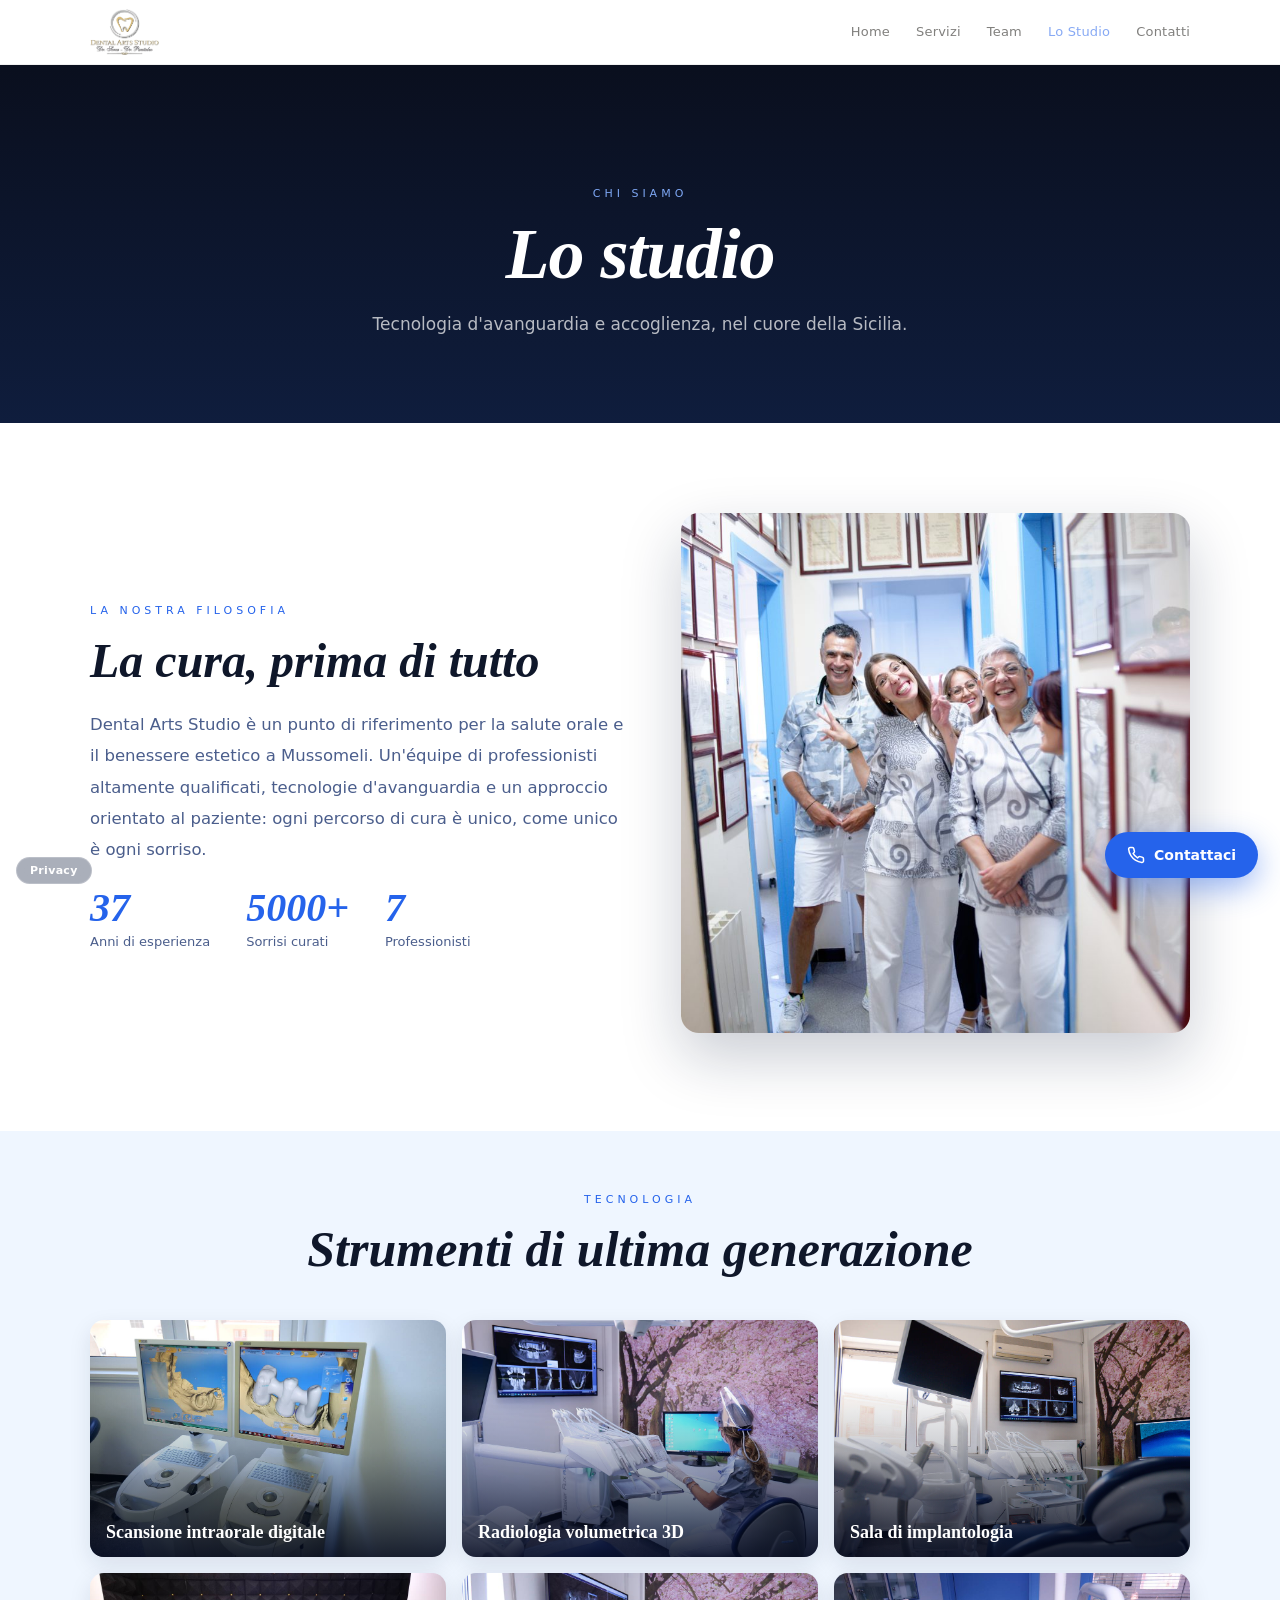
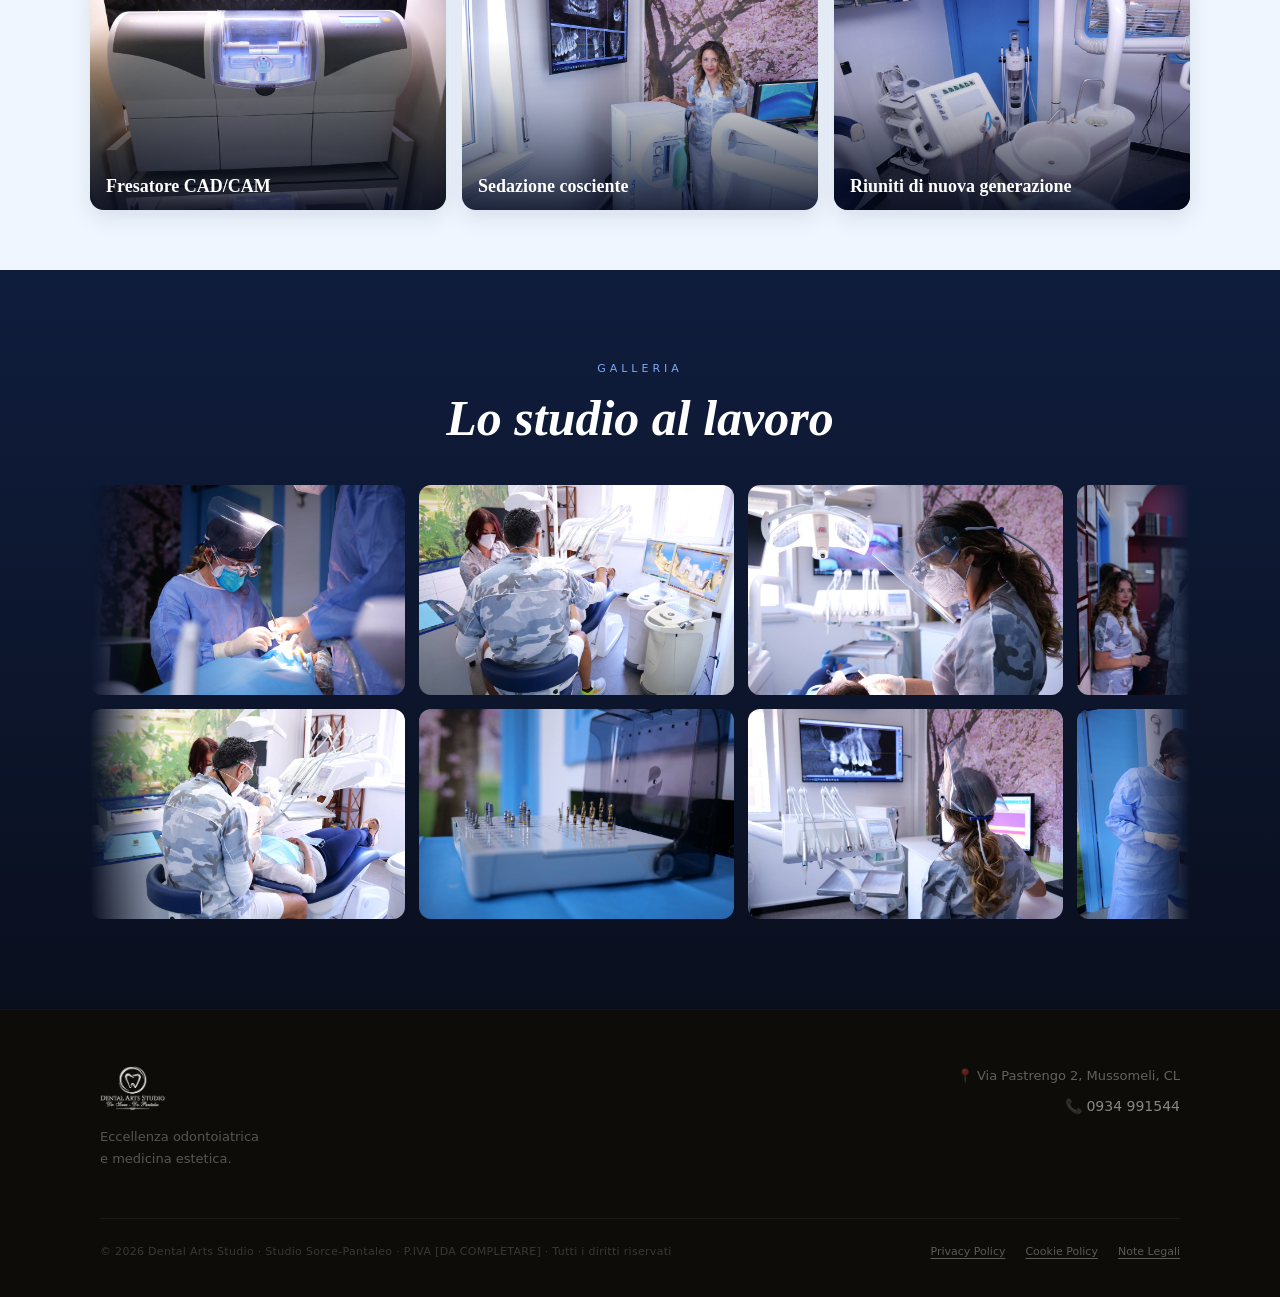
<file: studio.html>
<!DOCTYPE html>
<html lang="it">
<head>
  <meta charset="UTF-8"/>
  <meta name="viewport" content="width=device-width,initial-scale=1"/>
  
  <title>Lo Studio — Dental Arts Studio · Sorce-Pantaleo</title>
  <script>document.documentElement.classList.add('js')</script>
  <link rel="stylesheet" href="assets/site.css"/>
  <meta name="description" content="Lo studio dentistico Sorce-Pantaleo a Mussomeli: tecnologia d'avanguardia, ambienti e approccio orientato al paziente."/>
  <!-- Font: caricato solo dopo il consenso cookie (GDPR) -->
  <link rel="preconnect" href="https://fonts.googleapis.com"/>
  <link rel="preconnect" href="https://fonts.gstatic.com" crossorigin/>
  <script>
    // Carica Google Fonts solo se l'utente ha dato consenso
    (function(){
      if(localStorage.getItem('__cookie_consent') === 'accepted'){
        var l=document.createElement('link');
        l.rel='stylesheet';
        l.href='https://fonts.googleapis.com/css2?family=Cormorant+Garamond:ital,wght@0,400;0,500;0,600;0,700;1,400;1,500&family=DM+Sans:ital,opsz,wght@0,9..40,300;0,9..40,400;0,9..40,500;0,9..40,600;0,9..40,700;1,9..40,300;1,9..40,400&display=swap';
        document.head.appendChild(l);
      }
    })();
  </script>
  <style>
    *{box-sizing:border-box;margin:0;padding:0;}
    html{scroll-behavior:smooth;scroll-padding-top:64px;}
    body{font-family:'DM Sans', system-ui, sans-serif;background:#EFF6FF;color:#0F172A;line-height:1.6;}
    section{scroll-margin-top:64px;}

    /* ── Mobile ─────────────────────────────────────── */
    @media(max-width:768px){
      /* Nav */
      nav div:last-child{display:none;}

      /* Sezioni: padding ridotto */
      section{padding-left:16px!important;padding-right:16px!important;}

      /* ── Hero ─────────────────────────────────────── */
      #hero{
        min-height:auto!important;
        padding:120px 20px 0!important;
        align-items:flex-start!important;
      }
      #hero > div{padding-bottom:40px!important;}
      #hero h1{font-size:clamp(36px,11vw,52px)!important;line-height:1.05!important;}
      /* Tagline più piccola */
      #hero p{font-size:14px!important;margin-bottom:32px!important;}
      /* Bottoni hero: colonna singola, full width */
      #hero div[style*="display:flex;flex-wrap:wrap"]{
        flex-direction:column!important;
        align-items:stretch!important;
        gap:10px!important;
        width:100%!important;
      }
      #hero div[style*="display:flex;flex-wrap:wrap"] a{
        text-align:center!important;
        justify-content:center!important;
        padding:16px 24px!important;
      }
      /* Stats bar: posizionata sotto i bottoni su mobile */
      #__hero_stats{
        position:static!important;
        display:grid!important;
        grid-template-columns:1fr 1fr!important;
        margin-top:32px!important;
        border-radius:12px!important;
        overflow:hidden!important;
      }
      #__hero_stats > div{
        border-right:none!important;
        border-bottom:1px solid rgba(255,255,255,0.07)!important;
        padding:16px 20px!important;
        min-width:0!important;
      }
      #__hero_stats > div p:first-child{
        font-size:26px!important;
      }
      /* Hero: flex column per far scorrere stats sotto i bottoni */
      #hero{
        flex-direction:column!important;
        align-items:stretch!important;
        padding-bottom:32px!important;
      }
      #hero > div:first-of-type{
        display:flex!important;
        flex-direction:column!important;
        align-items:center!important;
      }

      /* ── Griglie generiche → 1 colonna ──────────── */
      [data-gallery]{grid-template-columns:repeat(2,1fr)!important;}

      div[style*="grid-template-columns:3fr 2fr"],
      div[style*="grid-template-columns:1fr 1fr"]{
        display:flex!important;
        flex-direction:column!important;
        align-items:center!important;
      }
      /* Dove siamo + Orari: full width centrati */
      #contatti,#orari{padding-left:16px!important;padding-right:16px!important;}
      #contatti > div,#orari > div{width:100%!important;max-width:100%!important;}

      /* ── Servizi carousel ────────────────────────── */
      #servizi [style*="grid-template-columns:repeat(3"]{grid-template-columns:1fr!important;}
      /* Nascondi freccette nav in servizi su mobile */
      #servizi [style*="align-items:center;justify-content:center;gap:16px;margin-top:24px"]{display:none!important;}
      #servizi [style*="min-height:340px"]{min-height:220px!important;}
      #servizi [style*="display:flex;justify-content:center"]{flex-direction:column!important;}
      #servizi [style*="display:flex;justify-content:center"] > div{width:100%!important;}

      /* ── Medicina estetica ───────────────────────── */
      #medicina-estetica [style*="grid-template-columns"]{
        grid-template-columns:1fr!important;
        gap:16px!important;
      }
      /* Slider prima/dopo: altezza adatta al mobile */
      #medicina-estetica [style*="aspect-ratio:3/2"]{
        aspect-ratio:4/3!important;
      }

      /* ── Team ────────────────────────────────────── */
      #team [style*="display:flex;gap:48px"]{
        flex-direction:column!important;
        gap:24px!important;
      }
      #team [style*="width:340px"]{width:100%!important;}

      /* ── Orari ───────────────────────────────────── */
      #orari [style*="display:flex;gap:40px"]{
        flex-direction:column!important;
        gap:24px!important;
      }
      #orari [style*="width:240px"]{width:100%!important;min-height:auto!important;}

      /* ── Reviews ─────────────────────────────────── */
      #recensioni [style*="grid-template-columns"]{grid-template-columns:1fr!important;}

      /* ── How it works ────────────────────────────── */
      #come-funziona [style*="display:flex;gap"]{
        flex-direction:column!important;
        align-items:center!important;
      }
      #come-funziona [data-draw-line]{display:none!important;}

      /* ── Booking barber ──────────────────────────── */
      #prenota [style*="grid-template-columns:repeat(auto-fit"]{grid-template-columns:1fr!important;}
      #prenota [style*="letter-spacing:3px"]{font-size:9px!important;}

      /* ── FAQ ─────────────────────────────────────── */
      #faq [style*="grid-template-columns"]{grid-template-columns:1fr!important;}

      /* ── Gallery ─────────────────────────────────── */
      #gallery [style*="max-width:1400px"]{max-width:100%!important;}
      #gallery .gl_light-slide{height:200px!important;}

      /* ── Footer ──────────────────────────────────── */
      footer > div > div[style*="display:flex"]{
        flex-direction:column!important;
        gap:24px!important;
        align-items:flex-start!important;
      }
      footer > div > div[style*="align-items:flex-end"]{
        align-items:flex-start!important;
      }

      /* ── Palette toggle: fisso in alto nella hero su mobile ─ */
      #__palette-wrap{top:72px!important;right:12px!important;bottom:auto!important;}
    }

    /* ── Animations ─────────────────────────────────── */

    @keyframes heroBlurIn {
      from { opacity:0; filter:blur(10px); transform:translateY(28px); }
      to   { opacity:1; filter:blur(0px); transform:translateY(0); }
    }
    @keyframes fadeUp {
      from { opacity:0; transform:translateY(48px); }
      to   { opacity:1; transform:translateY(0); }
    }
    @keyframes floatA {
      0%,100% { transform:translateY(0px) scale(1); }
      50%     { transform:translateY(-22px) scale(1.05); }
    }
    @keyframes floatB {
      0%,100% { transform:translateY(0px) translateX(0px); }
      33%     { transform:translateY(-14px) translateX(12px); }
      66%     { transform:translateY(8px) translateX(-8px); }
    }
    @keyframes floatC {
      0%,100% { transform:scale(1); }
      50%     { transform:scale(1.15); }
    }
    @keyframes navUnderline {
      from { transform:scaleX(0); }
      to   { transform:scaleX(1); }
    }

    /* Hero: stagger figli diretti con blur */
    #hero > div > * {
      opacity:0;
      animation: heroBlurIn 1.1s cubic-bezier(0.22,1,0.36,1) forwards;
    }
    #hero > div > *:nth-child(1) { animation-delay:0.05s; }
    #hero > div > *:nth-child(2) { animation-delay:0.25s; }
    #hero > div > *:nth-child(3) { animation-delay:0.42s; }
    #hero > div > *:nth-child(4) { animation-delay:0.58s; }
    #hero > div > *:nth-child(5) { animation-delay:0.72s; }
    #hero > div > *:nth-child(6) { animation-delay:0.84s; }

    /* Scroll reveal — con blur */
    .sr {
      opacity:0;
      filter:blur(6px);
      transform:translateY(36px);
      transition:
        opacity 0.9s cubic-bezier(0.22,1,0.36,1),
        transform 0.9s cubic-bezier(0.22,1,0.36,1),
        filter 0.9s cubic-bezier(0.22,1,0.36,1);
    }
    .sr.in { opacity:1; filter:blur(0); transform:translateY(0); }

    /* Gallery hover */
    [data-gallery] div { overflow:hidden; }
    [data-gallery] img { transition:transform 0.6s cubic-bezier(0.25,0.46,0.45,0.94); display:block; }
    [data-gallery] div:hover img { transform:scale(1.06); }

    /* CTA hover */
    a { transition:opacity 0.2s, transform 0.2s; }
    a:hover { opacity:0.88; }
    #hero a:hover { transform:translateY(-3px); opacity:1; }

    /* Nav hover underline */
    .__nav-link { position:relative; }
    .__nav-link::after {
      content:'';
      position:absolute;
      bottom:-3px; left:0; right:0;
      height:1.5px;
      background:currentColor;
      transform:scaleX(0);
      transform-origin:left;
      transition:transform 0.3s cubic-bezier(0.4,0,0.2,1);
    }
    .__nav-link:hover::after { transform:scaleX(1); }

    /* Nav blur on scroll */
    nav.scrolled {
      backdrop-filter:blur(20px);
      -webkit-backdrop-filter:blur(20px);
      box-shadow:0 1px 0 rgba(0,0,0,0.08);
    }

    /* Scrollbar */
    ::-webkit-scrollbar { width:5px; }
    ::-webkit-scrollbar-track { background:transparent; }
    ::-webkit-scrollbar-thumb { background:rgba(0,0,0,0.18); border-radius:3px; }

    /* Selection */
    ::selection { background:#2563EB28; color:#2563EB; }
  </style>
</head>
<body>
<nav style="position:sticky;top:0;z-index:100;background:rgba(255,255,255,0.97);border-bottom:1px solid rgba(0,0,0,0.06);padding:0 24px;">
  <div style="max-width:1100px;margin:0 auto;display:flex;align-items:center;justify-content:space-between;height:64px;">
    <a href="index.html" style="text-decoration:none;flex-shrink:0;display:flex;align-items:center;"><img src="assets/img/e95d2aca2b57.png" alt="Dental Arts Studio" style="height:47px;width:auto;object-fit:contain;display:block;" /></a>
    <div style="display:flex;gap:26px;flex-wrap:wrap;align-items:center;"><a href="index.html" class="__nav-link" style="color:#1A1814;opacity:0.55;font-weight:500;text-decoration:none;font-size:13px;letter-spacing:0.2px;font-family:'DM Sans',system-ui,sans-serif;">Home</a><a href="servizi.html" class="__nav-link" style="color:#1A1814;opacity:0.55;font-weight:500;text-decoration:none;font-size:13px;letter-spacing:0.2px;font-family:'DM Sans',system-ui,sans-serif;">Servizi</a><a href="team.html" class="__nav-link" style="color:#1A1814;opacity:0.55;font-weight:500;text-decoration:none;font-size:13px;letter-spacing:0.2px;font-family:'DM Sans',system-ui,sans-serif;">Team</a><a href="studio.html" class="__nav-link" style="color:#2563EB;opacity:1;font-weight:600;text-decoration:none;font-size:13px;letter-spacing:0.2px;font-family:'DM Sans',system-ui,sans-serif;">Lo Studio</a><a href="contatti.html" class="__nav-link" style="color:#1A1814;opacity:0.55;font-weight:500;text-decoration:none;font-size:13px;letter-spacing:0.2px;font-family:'DM Sans',system-ui,sans-serif;">Contatti</a></div>
  </div>
</nav>
<section style="background:linear-gradient(180deg,#0A0F1E 0%,#0F1D3D 100%);padding:120px 24px 84px;color:#fff;text-align:center;">
  <div style="max-width:860px;margin:0 auto;">
    <p style="font-size:11px;letter-spacing:4px;text-transform:uppercase;color:#7FA8F5;margin:0 0 14px;font-family:'DM Sans',system-ui,sans-serif;">Chi siamo</p>
    <h1 style="font-family:'Cormorant Garamond',Georgia,serif;font-style:italic;font-weight:600;font-size:clamp(40px,6vw,72px);line-height:1.03;letter-spacing:-1px;margin:0;">Lo studio</h1>
    <p style="font-size:17px;line-height:1.8;color:rgba(255,255,255,0.7);max-width:600px;margin:18px auto 0;font-weight:300;font-family:'DM Sans',system-ui,sans-serif;">Tecnologia d'avanguardia e accoglienza, nel cuore della Sicilia.</p>
  </div>
</section><section style="background:#fff;padding:90px 24px;">
  <div class="st-intro" style="max-width:1100px;margin:0 auto;display:grid;grid-template-columns:1.05fr 1fr;gap:56px;align-items:center;">
    <div>
      <p style="font-size:11px;letter-spacing:4px;text-transform:uppercase;color:#2563EB;margin:0 0 16px;font-family:'DM Sans',system-ui,sans-serif;">La nostra filosofia</p>
      <h2 style="font-family:'Cormorant Garamond',Georgia,serif;font-style:italic;font-weight:600;font-size:clamp(30px,4vw,48px);line-height:1.08;color:#0F172A;margin:0 0 22px;">La cura, prima di tutto</h2>
      <p style="font-size:16.5px;line-height:1.9;color:#4B5E8C;font-weight:300;margin:0 0 22px;">Dental Arts Studio è un punto di riferimento per la salute orale e il benessere estetico a Mussomeli. Un'équipe di professionisti altamente qualificati, tecnologie d'avanguardia e un approccio orientato al paziente: ogni percorso di cura è unico, come unico è ogni sorriso.</p>
      <div style="display:flex;gap:36px;flex-wrap:wrap;">
        <div><div style="font-family:'Cormorant Garamond',Georgia,serif;font-style:italic;font-size:40px;font-weight:700;color:#2563EB;line-height:1;">37</div><div style="font-size:13px;color:#4B5E8C;margin-top:4px;">Anni di esperienza</div></div>
        <div><div style="font-family:'Cormorant Garamond',Georgia,serif;font-style:italic;font-size:40px;font-weight:700;color:#2563EB;line-height:1;">5000+</div><div style="font-size:13px;color:#4B5E8C;margin-top:4px;">Sorrisi curati</div></div>
        <div><div style="font-family:'Cormorant Garamond',Georgia,serif;font-style:italic;font-size:40px;font-weight:700;color:#2563EB;line-height:1;">7</div><div style="font-size:13px;color:#4B5E8C;margin-top:4px;">Professionisti</div></div>
      </div>
    </div>
    <div><img src="assets/studio/filosofia-breck.jpg" alt="Lo studio Sorce-Pantaleo" loading="lazy" style="width:100%;height:520px;object-fit:cover;border-radius:18px;box-shadow:0 24px 60px rgba(15,29,61,.22);"/></div>
  </div>
</section><section style="background:#EFF6FF;padding:60px 24px;">
  <div style="max-width:1100px;margin:0 auto;">
    <div style="text-align:center;margin-bottom:44px;">
      <p style="font-size:11px;letter-spacing:4px;text-transform:uppercase;color:#2563EB;margin:0 0 14px;font-family:'DM Sans',system-ui,sans-serif;">Tecnologia</p>
      <h2 style="font-family:'Cormorant Garamond',Georgia,serif;font-style:italic;font-weight:600;font-size:clamp(30px,4.5vw,50px);line-height:1.06;color:#0F172A;margin:0;">Strumenti di ultima generazione</h2>
    </div>
    <div class="st-grid" style="display:grid;grid-template-columns:repeat(3,1fr);gap:16px;">
      <div class="st-tool" style="position:relative;border-radius:14px;overflow:hidden;aspect-ratio:3/2;box-shadow:0 8px 22px rgba(15,29,61,.10);">
        <img src="assets/studio/scanner-sirona.jpg" alt="Scansione intraorale digitale" loading="lazy" style="position:absolute;inset:0;width:100%;height:100%;object-fit:cover;transition:transform .6s ease;"/>
        <div style="position:absolute;inset:0;background:linear-gradient(to top,rgba(4,10,30,.86) 0%,rgba(4,10,30,.2) 46%,transparent 72%);"></div>
        <div style="position:absolute;left:0;right:0;bottom:0;padding:14px 16px;">
          <h3 style="font-family:'Cormorant Garamond',Georgia,serif;font-size:18px;font-weight:600;color:#fff;margin:0;line-height:1.15;">Scansione intraorale digitale</h3>
          <p class="st-tool-desc" style="font-size:12px;line-height:1.5;color:rgba(255,255,255,.88);margin:0;max-height:0;opacity:0;overflow:hidden;transition:max-height .5s ease,opacity .4s ease,margin .5s ease;">Impronte digitali precise e senza paste, per protesi e allineatori.</p>
        </div>
      </div>
      <div class="st-tool" style="position:relative;border-radius:14px;overflow:hidden;aspect-ratio:3/2;box-shadow:0 8px 22px rgba(15,29,61,.10);">
        <img src="assets/studio/radiografia-3d.jpg" alt="Radiologia volumetrica 3D" loading="lazy" style="position:absolute;inset:0;width:100%;height:100%;object-fit:cover;transition:transform .6s ease;"/>
        <div style="position:absolute;inset:0;background:linear-gradient(to top,rgba(4,10,30,.86) 0%,rgba(4,10,30,.2) 46%,transparent 72%);"></div>
        <div style="position:absolute;left:0;right:0;bottom:0;padding:14px 16px;">
          <h3 style="font-family:'Cormorant Garamond',Georgia,serif;font-size:18px;font-weight:600;color:#fff;margin:0;line-height:1.15;">Radiologia volumetrica 3D</h3>
          <p class="st-tool-desc" style="font-size:12px;line-height:1.5;color:rgba(255,255,255,.88);margin:0;max-height:0;opacity:0;overflow:hidden;transition:max-height .5s ease,opacity .4s ease,margin .5s ease;">Diagnosi accurata e pianificazione implantare guidata in 3D.</p>
        </div>
      </div>
      <div class="st-tool" style="position:relative;border-radius:14px;overflow:hidden;aspect-ratio:3/2;box-shadow:0 8px 22px rgba(15,29,61,.10);">
        <img src="assets/studio/sala-implantologia.jpg" alt="Sala di implantologia" loading="lazy" style="position:absolute;inset:0;width:100%;height:100%;object-fit:cover;transition:transform .6s ease;"/>
        <div style="position:absolute;inset:0;background:linear-gradient(to top,rgba(4,10,30,.86) 0%,rgba(4,10,30,.2) 46%,transparent 72%);"></div>
        <div style="position:absolute;left:0;right:0;bottom:0;padding:14px 16px;">
          <h3 style="font-family:'Cormorant Garamond',Georgia,serif;font-size:18px;font-weight:600;color:#fff;margin:0;line-height:1.15;">Sala di implantologia</h3>
          <p class="st-tool-desc" style="font-size:12px;line-height:1.5;color:rgba(255,255,255,.88);margin:0;max-height:0;opacity:0;overflow:hidden;transition:max-height .5s ease,opacity .4s ease,margin .5s ease;">Ambiente dedicato agli interventi con i massimi standard di sicurezza.</p>
        </div>
      </div>
      <div class="st-tool" style="position:relative;border-radius:14px;overflow:hidden;aspect-ratio:3/2;box-shadow:0 8px 22px rgba(15,29,61,.10);">
        <img src="assets/studio/fresatore-mlx.jpg" alt="Fresatore CAD/CAM" loading="lazy" style="position:absolute;inset:0;width:100%;height:100%;object-fit:cover;transition:transform .6s ease;"/>
        <div style="position:absolute;inset:0;background:linear-gradient(to top,rgba(4,10,30,.86) 0%,rgba(4,10,30,.2) 46%,transparent 72%);"></div>
        <div style="position:absolute;left:0;right:0;bottom:0;padding:14px 16px;">
          <h3 style="font-family:'Cormorant Garamond',Georgia,serif;font-size:18px;font-weight:600;color:#fff;margin:0;line-height:1.15;">Fresatore CAD/CAM</h3>
          <p class="st-tool-desc" style="font-size:12px;line-height:1.5;color:rgba(255,255,255,.88);margin:0;max-height:0;opacity:0;overflow:hidden;transition:max-height .5s ease,opacity .4s ease,margin .5s ease;">Protesi e restauri realizzati con precisione digitale.</p>
        </div>
      </div>
      <div class="st-tool" style="position:relative;border-radius:14px;overflow:hidden;aspect-ratio:3/2;box-shadow:0 8px 22px rgba(15,29,61,.10);">
        <img src="assets/studio/sedazione.jpg" alt="Sedazione cosciente" loading="lazy" style="position:absolute;inset:0;width:100%;height:100%;object-fit:cover;transition:transform .6s ease;"/>
        <div style="position:absolute;inset:0;background:linear-gradient(to top,rgba(4,10,30,.86) 0%,rgba(4,10,30,.2) 46%,transparent 72%);"></div>
        <div style="position:absolute;left:0;right:0;bottom:0;padding:14px 16px;">
          <h3 style="font-family:'Cormorant Garamond',Georgia,serif;font-size:18px;font-weight:600;color:#fff;margin:0;line-height:1.15;">Sedazione cosciente</h3>
          <p class="st-tool-desc" style="font-size:12px;line-height:1.5;color:rgba(255,255,255,.88);margin:0;max-height:0;opacity:0;overflow:hidden;transition:max-height .5s ease,opacity .4s ease,margin .5s ease;">Trattamenti vissuti in serenità, anche dai pazienti più ansiosi.</p>
        </div>
      </div>
      <div class="st-tool" style="position:relative;border-radius:14px;overflow:hidden;aspect-ratio:3/2;box-shadow:0 8px 22px rgba(15,29,61,.10);">
        <img src="assets/studio/riunito.jpg" alt="Riuniti di nuova generazione" loading="lazy" style="position:absolute;inset:0;width:100%;height:100%;object-fit:cover;transition:transform .6s ease;"/>
        <div style="position:absolute;inset:0;background:linear-gradient(to top,rgba(4,10,30,.86) 0%,rgba(4,10,30,.2) 46%,transparent 72%);"></div>
        <div style="position:absolute;left:0;right:0;bottom:0;padding:14px 16px;">
          <h3 style="font-family:'Cormorant Garamond',Georgia,serif;font-size:18px;font-weight:600;color:#fff;margin:0;line-height:1.15;">Riuniti di nuova generazione</h3>
          <p class="st-tool-desc" style="font-size:12px;line-height:1.5;color:rgba(255,255,255,.88);margin:0;max-height:0;opacity:0;overflow:hidden;transition:max-height .5s ease,opacity .4s ease,margin .5s ease;">Comfort e igiene in ogni poltrona odontoiatrica.</p>
        </div>
      </div>
    </div>
  </div>
</section><section style="background:linear-gradient(180deg,#0F1D3D 0%,#0A0F1E 100%);padding:90px 24px;color:#fff;">
  <div style="max-width:1100px;margin:0 auto;">
    <div style="text-align:center;margin-bottom:40px;">
      <p style="font-size:11px;letter-spacing:4px;text-transform:uppercase;color:#7FA8F5;margin:0 0 14px;font-family:'DM Sans',system-ui,sans-serif;">Galleria</p>
      <h2 style="font-family:'Cormorant Garamond',Georgia,serif;font-style:italic;font-weight:600;font-size:clamp(30px,4.5vw,50px);line-height:1.06;margin:0;">Lo studio al lavoro</h2>
    </div>
    <div class="st-marquee">
      <div class="st-mq-row"><div class="st-mq-track" style="--dur:42s;"><img src="assets/studio/g1.jpg" alt="Intervento implantare" loading="lazy"/><img src="assets/studio/g2.jpg" alt="Scansione intraorale" loading="lazy"/><img src="assets/studio/g3.jpg" alt="Visita odontoiatrica" loading="lazy"/><img src="assets/studio/g4.jpg" alt="Utilizzo del fresatore" loading="lazy"/><img src="assets/studio/g5.jpg" alt="Analisi radiografica" loading="lazy"/><img src="assets/studio/g6.jpg" alt="Preparazione strumenti" loading="lazy"/><img src="assets/studio/g7.jpg" alt="Analisi 3D" loading="lazy"/><img src="assets/studio/g8.jpg" alt="Strumentario implantare" loading="lazy"/><img src="assets/studio/g9.jpg" alt="Protesi fissa" loading="lazy"/><img src="assets/studio/g1.jpg" alt="Intervento implantare" loading="lazy"/><img src="assets/studio/g2.jpg" alt="Scansione intraorale" loading="lazy"/><img src="assets/studio/g3.jpg" alt="Visita odontoiatrica" loading="lazy"/><img src="assets/studio/g4.jpg" alt="Utilizzo del fresatore" loading="lazy"/><img src="assets/studio/g5.jpg" alt="Analisi radiografica" loading="lazy"/><img src="assets/studio/g6.jpg" alt="Preparazione strumenti" loading="lazy"/><img src="assets/studio/g7.jpg" alt="Analisi 3D" loading="lazy"/><img src="assets/studio/g8.jpg" alt="Strumentario implantare" loading="lazy"/><img src="assets/studio/g9.jpg" alt="Protesi fissa" loading="lazy"/></div></div>
      <div class="st-mq-row"><div class="st-mq-track st-rev" style="--dur:50s;"><img src="assets/studio/g9.jpg" alt="Protesi fissa" loading="lazy"/><img src="assets/studio/g8.jpg" alt="Strumentario implantare" loading="lazy"/><img src="assets/studio/g7.jpg" alt="Analisi 3D" loading="lazy"/><img src="assets/studio/g6.jpg" alt="Preparazione strumenti" loading="lazy"/><img src="assets/studio/g5.jpg" alt="Analisi radiografica" loading="lazy"/><img src="assets/studio/g4.jpg" alt="Utilizzo del fresatore" loading="lazy"/><img src="assets/studio/g3.jpg" alt="Visita odontoiatrica" loading="lazy"/><img src="assets/studio/g2.jpg" alt="Scansione intraorale" loading="lazy"/><img src="assets/studio/g1.jpg" alt="Intervento implantare" loading="lazy"/><img src="assets/studio/g9.jpg" alt="Protesi fissa" loading="lazy"/><img src="assets/studio/g8.jpg" alt="Strumentario implantare" loading="lazy"/><img src="assets/studio/g7.jpg" alt="Analisi 3D" loading="lazy"/><img src="assets/studio/g6.jpg" alt="Preparazione strumenti" loading="lazy"/><img src="assets/studio/g5.jpg" alt="Analisi radiografica" loading="lazy"/><img src="assets/studio/g4.jpg" alt="Utilizzo del fresatore" loading="lazy"/><img src="assets/studio/g3.jpg" alt="Visita odontoiatrica" loading="lazy"/><img src="assets/studio/g2.jpg" alt="Scansione intraorale" loading="lazy"/><img src="assets/studio/g1.jpg" alt="Intervento implantare" loading="lazy"/></div></div>
    </div>
  </div>
</section><style>

  .st-tool:hover img{transform:scale(1.06);}
  .st-tool:hover .st-tool-desc{max-height:70px;opacity:1;margin-top:6px;}
  .st-marquee{display:flex;flex-direction:column;gap:14px;overflow:hidden;-webkit-mask-image:linear-gradient(to right,transparent,#000 6%,#000 94%,transparent);mask-image:linear-gradient(to right,transparent,#000 6%,#000 94%,transparent);}
  .st-mq-row{overflow:hidden;}
  .st-mq-track{display:flex;gap:14px;width:max-content;animation:st-scroll var(--dur,44s) linear infinite;}
  .st-mq-track.st-rev{animation-direction:reverse;}
  .st-marquee:hover .st-mq-track{animation-play-state:paused;}
  .st-mq-track img{height:210px;width:auto;border-radius:12px;display:block;object-fit:cover;transition:transform .5s ease;}
  .st-mq-track img:hover{transform:scale(1.05);}
  @keyframes st-scroll{from{transform:translateX(0);}to{transform:translateX(-50%);}}
  @media(max-width:768px){ .st-mq-track img{height:150px;} }
  @media(prefers-reduced-motion:reduce){ .st-mq-track{animation:none;} }
  @media(max-width:900px){ .st-grid{grid-template-columns:repeat(2,1fr) !important;} }
  @media(max-width:768px){ .st-intro{grid-template-columns:1fr !important;gap:32px !important;} .st-intro img{height:340px !important;} }
  @media(max-width:560px){ .st-grid{grid-template-columns:1fr !important;} .st-masonry{columns:1 !important;} }
</style>


<footer style="background:#0E0C09;border-top:1px solid #2563EB18;padding:56px 24px 36px;">
  <div style="max-width:1080px;margin:0 auto;">
    <div style="display:flex;align-items:flex-start;justify-content:space-between;flex-wrap:wrap;gap:32px;margin-bottom:48px;">
      <!-- Brand -->
      <div>
        <img src="assets/img/e95d2aca2b57.png" alt="Dental Arts Studio" style="height:44px;width:auto;object-fit:contain;display:block;margin-bottom:16px;filter:brightness(0) invert(1);opacity:0.85;" />
        <p style="font-size:13px;color:rgba(255,255,255,0.3);line-height:1.7;max-width:240px;margin:0;font-weight:300;">Eccellenza odontoiatrica<br>e medicina estetica.</p>
      </div>
      <!-- Info -->
      <div style="display:flex;flex-direction:column;gap:8px;align-items:flex-end;">
        <p style="font-size:13px;color:rgba(255,255,255,0.35);margin:0;text-align:right;">📍 Via Pastrengo 2, Mussomeli, CL</p>
        <a href="tel:0934991544" style="font-size:14px;color:rgba(255,255,255,0.5);text-decoration:none;font-weight:500;">📞 0934 991544</a>
      </div>
    </div>
    <!-- Legal links + copyright -->
    <div style="border-top:1px solid rgba(255,255,255,0.06);padding-top:24px;display:flex;flex-wrap:wrap;align-items:center;justify-content:space-between;gap:16px;">
      <span style="font-size:11px;color:rgba(255,255,255,0.18);letter-spacing:0.3px;">
        © 2026 Dental Arts Studio · Studio Sorce-Pantaleo · P.IVA [DA COMPLETARE] · Tutti i diritti riservati
      </span>
      <div style="display:flex;gap:20px;flex-wrap:wrap;">
        <button onclick="document.getElementById('__modal-privacy').style.display='flex'" style="background:none;border:none;cursor:pointer;font-size:11px;color:rgba(255,255,255,0.32);font-family:inherit;padding:0;text-decoration:underline;text-underline-offset:3px;">Privacy Policy</button>
        <button onclick="document.getElementById('__modal-cookie').style.display='flex'" style="background:none;border:none;cursor:pointer;font-size:11px;color:rgba(255,255,255,0.32);font-family:inherit;padding:0;text-decoration:underline;text-underline-offset:3px;">Cookie Policy</button>
        <button onclick="document.getElementById('__modal-disclaimer').style.display='flex'" style="background:none;border:none;cursor:pointer;font-size:11px;color:rgba(255,255,255,0.32);font-family:inherit;padding:0;text-decoration:underline;text-underline-offset:3px;">Note Legali</button>
      </div>
    </div>
  </div>
</footer>

<style>
  @media(min-width:768px){ #floating-cta{ display:none !important; } }
  @media(max-width:767px){ body{ padding-bottom:80px; } }
  #floating-cta a { transition: filter 0.2s; }
  #floating-cta a:active { filter: brightness(0.88); }
</style>
<div id="floating-cta" style="position:fixed;bottom:0;left:0;right:0;z-index:999;display:flex;box-shadow:0 -1px 0 rgba(255,255,255,0.06),0 -8px 32px rgba(0,0,0,0.4);">
  
      <a href="tel:0934 991544"
        style="flex:1;display:flex;flex-direction:column;align-items:center;justify-content:center;gap:3px;background:#111;color:#fff;text-decoration:none;padding:12px 8px;">
        <svg width="20" height="20" viewBox="0 0 24 24" fill="none" stroke="#c9a84c" stroke-width="2" stroke-linecap="round" stroke-linejoin="round"><path d="M22 16.92v3a2 2 0 01-2.18 2 19.79 19.79 0 01-8.63-3.07A19.5 19.5 0 013.07 8.63 19.79 19.79 0 01.07 2C.07.89.89.01 2 0h3a2 2 0 012 1.72c.127.96.361 1.903.7 2.81a2 2 0 01-.45 2.11L6.09 7.91a16 16 0 006 6l1.27-1.27a2 2 0 012.11-.45c.907.339 1.85.573 2.81.7A2 2 0 0122 16.92z"/></svg>
        <span style="font-size:10px;font-weight:700;letter-spacing:1.5px;text-transform:uppercase;">Chiama</span>
      </a>
</div>
  <script>
    (function(){
      // ── Scroll reveal with stagger ─────────────────
      var sections = document.querySelectorAll('section:not(#hero)');
      var srObserver = new IntersectionObserver(function(entries){
        entries.forEach(function(e){
          if(e.isIntersecting){
            e.target.classList.add('in');
            // Stagger direct children of inner container
            var children = e.target.querySelectorAll('[data-sr]');
            children.forEach(function(child, i){
              setTimeout(function(){
                child.style.opacity = '1';
                child.style.transform = 'translateY(0) scale(1)';
                child.style.filter = 'blur(0)';
              }, 80 + i * 90);
            });
            srObserver.unobserve(e.target);
          }
        });
      }, { threshold:0.07, rootMargin:'0px 0px -40px 0px' });
      sections.forEach(function(s){ s.classList.add('sr'); srObserver.observe(s); });

      // ── Stat counters ───────────────────────────────
      var counters = document.querySelectorAll('[data-count-target]');
      var countObserver = new IntersectionObserver(function(entries){
        entries.forEach(function(e){
          if(!e.isIntersecting) return;
          var el = e.target;
          var target = parseInt(el.getAttribute('data-count-target') || '0');
          var suffix = el.getAttribute('data-count-suffix') || '';
          var duration = 1400;
          var start = null;
          function step(ts){
            if(!start) start = ts;
            var progress = Math.min((ts - start) / duration, 1);
            var eased = 1 - Math.pow(1 - progress, 3);
            var current = Math.round(eased * target);
            el.textContent = (target >= 100 ? current.toLocaleString('it-IT') : current) + suffix;
            if(progress < 1) requestAnimationFrame(step);
          }
          requestAnimationFrame(step);
          countObserver.unobserve(el);
        });
      }, { threshold:0.5 });
      counters.forEach(function(c){ countObserver.observe(c); });

      // ── Line draw (how-it-works connectors) ─────────
      var lines = document.querySelectorAll('[data-draw-line]');
      var lineObserver = new IntersectionObserver(function(entries){
        entries.forEach(function(e){
          if(e.isIntersecting){
            e.target.style.transform = 'scaleX(1)';
            lineObserver.unobserve(e.target);
          }
        });
      }, { threshold:0.1 });
      lines.forEach(function(l){ lineObserver.observe(l); });

      // ── Reveal section on anchor click ─────────────
      document.querySelectorAll('a[href^="#"]').forEach(function(link){
        link.addEventListener('click', function(e){
          var hash = link.getAttribute('href');
          if(!hash || hash.length < 2) return;
          var target = document.querySelector(hash);
          if(!target) return;
          e.preventDefault();
          // Immediately reveal target section (bypass scroll reveal)
          target.classList.add('in');
          target.style.filter = 'blur(0)';
          target.style.opacity = '1';
          target.style.transform = 'none';
          // Also reveal all [data-sr] children inside it
          target.querySelectorAll('[data-sr]').forEach(function(child){
            child.style.opacity = '1';
            child.style.transform = 'none';
            child.style.filter = 'blur(0)';
          });
          target.scrollIntoView({ behavior: 'smooth', block: 'start' });
        });
      });

      // ── Active nav link ─────────────────────────────
      var navLinks = document.querySelectorAll('.__nav-link');
      var navSections = [];
      navLinks.forEach(function(link){
        var href = link.getAttribute('href');
        if(href && href.startsWith('#')){
          var sec = document.querySelector(href);
          if(sec) navSections.push({ link:link, sec:sec });
        }
      });
      window.addEventListener('scroll', function(){
        var scrollY = window.scrollY + 120;
        var active = null;
        navSections.forEach(function(item){
          if(item.sec.offsetTop <= scrollY) active = item;
        });
        navLinks.forEach(function(l){ l.style.opacity='0.55'; l.style.fontWeight=''; });
        if(active){ active.link.style.opacity='1'; active.link.style.fontWeight='600'; }
      }, { passive:true });

      // ── Nav blur on scroll ──────────────────────────
      var nav = document.querySelector('nav');
      window.addEventListener('scroll', function(){
        if(!nav) return;
        if(window.scrollY > 40) nav.classList.add('scrolled');
        else nav.classList.remove('scrolled');
      }, { passive:true });

      // ── Parallax hero orbs ──────────────────────────
      window.addEventListener('scroll', function(){
        var orbs = document.querySelectorAll('[data-orb]');
        var sy = window.scrollY;
        orbs.forEach(function(orb, i){
          var speed = (i + 1) * 0.08;
          orb.style.transform = 'translateY(' + (sy * speed) + 'px)';
        });
      }, { passive:true });

      // ── Sticky prenota button ───────────────────────
      var stickyBtn = document.getElementById('__sticky-prenota');
      if(stickyBtn){
        var ctaTarget = document.getElementById('contatti');
        window.addEventListener('scroll', function(){
          var hero = document.getElementById('hero');
          var heroH = hero ? hero.offsetHeight : 600;
          var inSection = false;
          if(ctaTarget){
            var top = ctaTarget.getBoundingClientRect().top;
            var bot = ctaTarget.getBoundingClientRect().bottom;
            inSection = top < window.innerHeight * 0.8 && bot > 0;
          }
          if(window.scrollY > heroH * 0.6 && !inSection){
            stickyBtn.style.opacity = '1';
            stickyBtn.style.transform = 'translateY(0) scale(1)';
            stickyBtn.style.pointerEvents = 'auto';
          } else {
            stickyBtn.style.opacity = '0';
            stickyBtn.style.transform = 'translateY(8px) scale(0.9)';
            stickyBtn.style.pointerEvents = 'none';
          }
        }, { passive:true });
      }
    })();
  </script>

  <!-- Palette switcher -->
  <script>
  (function(){
    var palettes = {
      gold: {
        '#C9A96E': '#2563EB',
        '#A8854A': '#1D4ED8',
        '#E2CFA8': '#BFDBFE',
        '#F5F3EE': '#EFF6FF',
        '#F5F7FC': '#EFF6FF',
        '#1A1814': '#0F172A',
        '#8C8278': '#4B5E8C',
        '#0A0806': '#0A0F1E',
        '#181410': '#0F1D3D',
        '#241E14': '#1A3580',
        '#0E0C09': '#060D2A',
        '#2C2216': '#0F1D3D',
        '#3A2D1A': '#2563EB',
      },
      blue: {
        '#2563EB': '#C9A96E',
        '#1D4ED8': '#A8854A',
        '#BFDBFE': '#E2CFA8',
        '#EFF6FF': '#F5F3EE',
        '#0F172A': '#1A1814',
        '#4B5E8C': '#8C8278',
        '#0A0F1E': '#0A0806',
        '#0F1D3D': '#181410',
        '#1A3580': '#241E14',
        '#060D2A': '#0E0C09',
      }
    };

    var current = localStorage.getItem('__palette') || 'blue';

    function applyPalette(from, to) {
      var map = palettes[from];
      if (!map) return;
      // Sort keys longest first to avoid partial matches
      var keys = Object.keys(map).sort(function(a,b){ return b.length - a.length; });
      document.querySelectorAll('[style]').forEach(function(el) {
        var s = el.getAttribute('style');
        if (!s) return;
        keys.forEach(function(k) {
          // Hex colors have no regex special chars — direct case-insensitive replace
          var re = new RegExp(k, 'gi');
          s = s.replace(re, map[k]);
        });
        el.setAttribute('style', s);
      });
      // Also update ::selection via a style tag
      var selTag = document.getElementById('__palette-sel');
      if (!selTag) { selTag = document.createElement('style'); selTag.id = '__palette-sel'; document.head.appendChild(selTag); }
      var selColor = from === 'gold' ? '#2563EB' : '#C9A96E';
      selTag.textContent = '::selection{background:' + selColor + '28;color:' + selColor + ';}';
      // Update body bg
      var bodyBg = from === 'gold' ? '#EFF6FF' : '#F5F3EE';
      document.body.style.background = bodyBg;
    }

    function toggle() {
      var from = current;
      var to   = current === 'gold' ? 'blue' : 'gold';
      applyPalette(from, to);
      current = to;
      localStorage.setItem('__palette', current);
      window.__primary = to === 'gold' ? '#C9A96E' : '#2563EB';
      updateBtn();
    }

    function updateBtn() {
      var knob = document.getElementById('__palette-knob');
      var labelL = document.getElementById('__palette-lbl-l');
      var labelR = document.getElementById('__palette-lbl-r');
      if (!knob) return;
      if (current === 'gold') {
        // gold active = left position
        knob.style.transform = 'translateX(0px)';
        knob.style.background = '#C9A96E';
        if(labelL) { labelL.style.opacity='1'; labelL.style.fontWeight='700'; }
        if(labelR) { labelR.style.opacity='0.4'; labelR.style.fontWeight='400'; }
      } else {
        // blue active = right position
        knob.style.transform = 'translateX(52px)';
        knob.style.background = '#2563EB';
        if(labelL) { labelL.style.opacity='0.4'; labelL.style.fontWeight='400'; }
        if(labelR) { labelR.style.opacity='1'; labelR.style.fontWeight='700'; }
      }
    }

    // Apply saved palette on load (blue is generated default, gold needs to be applied)
    if (current === 'gold') {
      applyPalette('blue', 'gold');
      window.__primary = '#C9A96E';
    } else {
      window.__primary = '#2563EB';
    }

    window.__togglePalette = toggle;
    window.addEventListener('load', updateBtn);
  })();
  </script>

  <style>
    #__palette-wrap {
      position: fixed;
      top: 80px;
      right: 24px;
      z-index: 999;
      display: flex;
      flex-direction: column;
      align-items: center;
      gap: 8px;
    }
    #__palette-wrap .lbl {
      font-size: 9px;
      letter-spacing: 1.5px;
      text-transform: uppercase;
      font-family: 'DM Sans', system-ui, sans-serif;
      color: rgba(255,255,255,0.7);
      transition: opacity 0.3s, font-weight 0.3s;
    }
    #__palette-track {
      width: 112px;
      height: 36px;
      border-radius: 100px;
      background: rgba(255,255,255,0.12);
      border: 1px solid rgba(255,255,255,0.2);
      backdrop-filter: blur(12px);
      -webkit-backdrop-filter: blur(12px);
      position: relative;
      cursor: pointer;
      box-shadow: 0 4px 20px rgba(0,0,0,0.25);
      display: flex;
      align-items: center;
      padding: 0 4px;
      transition: background 0.4s;
    }
    #__palette-track:hover { background: rgba(255,255,255,0.18); }
    #__palette-knob {
      width: 56px;
      height: 28px;
      border-radius: 100px;
      background: #C9A96E;
      position: relative;
      transition: transform 0.4s cubic-bezier(0.4,0,0.2,1), background 0.4s;
      box-shadow: 0 2px 8px rgba(0,0,0,0.25);
      display: flex;
      align-items: center;
      justify-content: center;
      gap: 4px;
    }
    #__palette-labels {
      position: absolute;
      inset: 0;
      display: flex;
      align-items: center;
      pointer-events: none;
    }
    #__palette-lbl-l, #__palette-lbl-r {
      flex: 1;
      text-align: center;
      font-size: 8px;
      font-weight: 700;
      letter-spacing: 1px;
      text-transform: uppercase;
      color: #fff;
      font-family: 'DM Sans', system-ui, sans-serif;
      transition: opacity 0.3s, font-weight 0.3s;
      user-select: none;
    }
    #__palette-lbl-l { opacity: 0.4; font-weight: 400; }
  </style>

  <div id="__palette-wrap">
    <span class="lbl" style="text-shadow:0 1px 4px rgba(0,0,0,0.4);">Palette</span>
    <div id="__palette-track" onclick="__togglePalette()" title="Cambia palette colori">
      <div id="__palette-knob" style="transform:translateX(52px);background:#2563EB;">
        <span style="font-size:10px;">✦</span>
      </div>
      <div id="__palette-labels">
        <span id="__palette-lbl-l">Oro</span>
        <span id="__palette-lbl-r">Blu</span>
      </div>
    </div>
  </div>

  <!-- Pulsanti flottanti -->
<a id="das-cta" href="tel:0934991544" aria-label="Contattaci"><svg viewBox="0 0 24 24" fill="none" stroke="#fff" stroke-width="2" stroke-linecap="round" stroke-linejoin="round"><path d="M22 16.92v3a2 2 0 0 1-2.18 2 19.8 19.8 0 0 1-8.63-3.07 19.5 19.5 0 0 1-6-6A19.8 19.8 0 0 1 2.18 4.18 2 2 0 0 1 4.18 2h3a2 2 0 0 1 2 1.72c.13.96.36 1.9.68 2.8a2 2 0 0 1-.45 2.11L8.09 9.91a16 16 0 0 0 6 6l1.28-1.27a2 2 0 0 1 2.11-.45c.9.32 1.84.55 2.8.68A2 2 0 0 1 22 16.92z"/></svg>Contattaci</a>
<button id="das-privacy" type="button" onclick="document.getElementById('das-privacy-modal').style.display='flex'">Privacy</button>
<div id="das-privacy-modal" role="dialog" aria-modal="true" onclick="if(event.target===this)this.style.display='none'">
  <div class="das-pm-box">
    <button class="das-pm-x" type="button" onclick="document.getElementById('das-privacy-modal').style.display='none'" aria-label="Chiudi">&times;</button>
    <h3>Informativa sulla privacy</h3>
    <p><em>Bozza da completare con i dati reali dello studio.</em></p>
    <h4>Titolare del trattamento</h4><p>Studio Dentistico Sorce-Pantaleo (Dental Arts Studio) — Via Pastrengo 2, Mussomeli (CL). P.IVA [DA COMPLETARE].</p>
    <h4>Dati raccolti e finalit&agrave;</h4><p>I dati forniti tramite telefono, email o moduli sono trattati esclusivamente per rispondere alle richieste, gestire gli appuntamenti e fornire le prestazioni sanitarie richieste.</p>
    <h4>Base giuridica e conservazione</h4><p>Il trattamento si basa sul consenso e sugli obblighi di legge in ambito sanitario. I dati sono conservati per il tempo necessario alle finalit&agrave; e agli obblighi normativi.</p>
    <h4>Diritti dell&rsquo;interessato</h4><p>Puoi richiedere accesso, rettifica, cancellazione, limitazione e opposizione al trattamento scrivendo a [EMAIL DA COMPLETARE] o chiamando lo 0934 991544.</p>
    <h4>Cookie</h4><p>Il sito utilizza cookie tecnici e, previo consenso, cookie per i font. Nessuna profilazione pubblicitaria.</p>
  </div>
</div>
<script src="assets/site.js" defer></script>
</body>
</html>
</file>
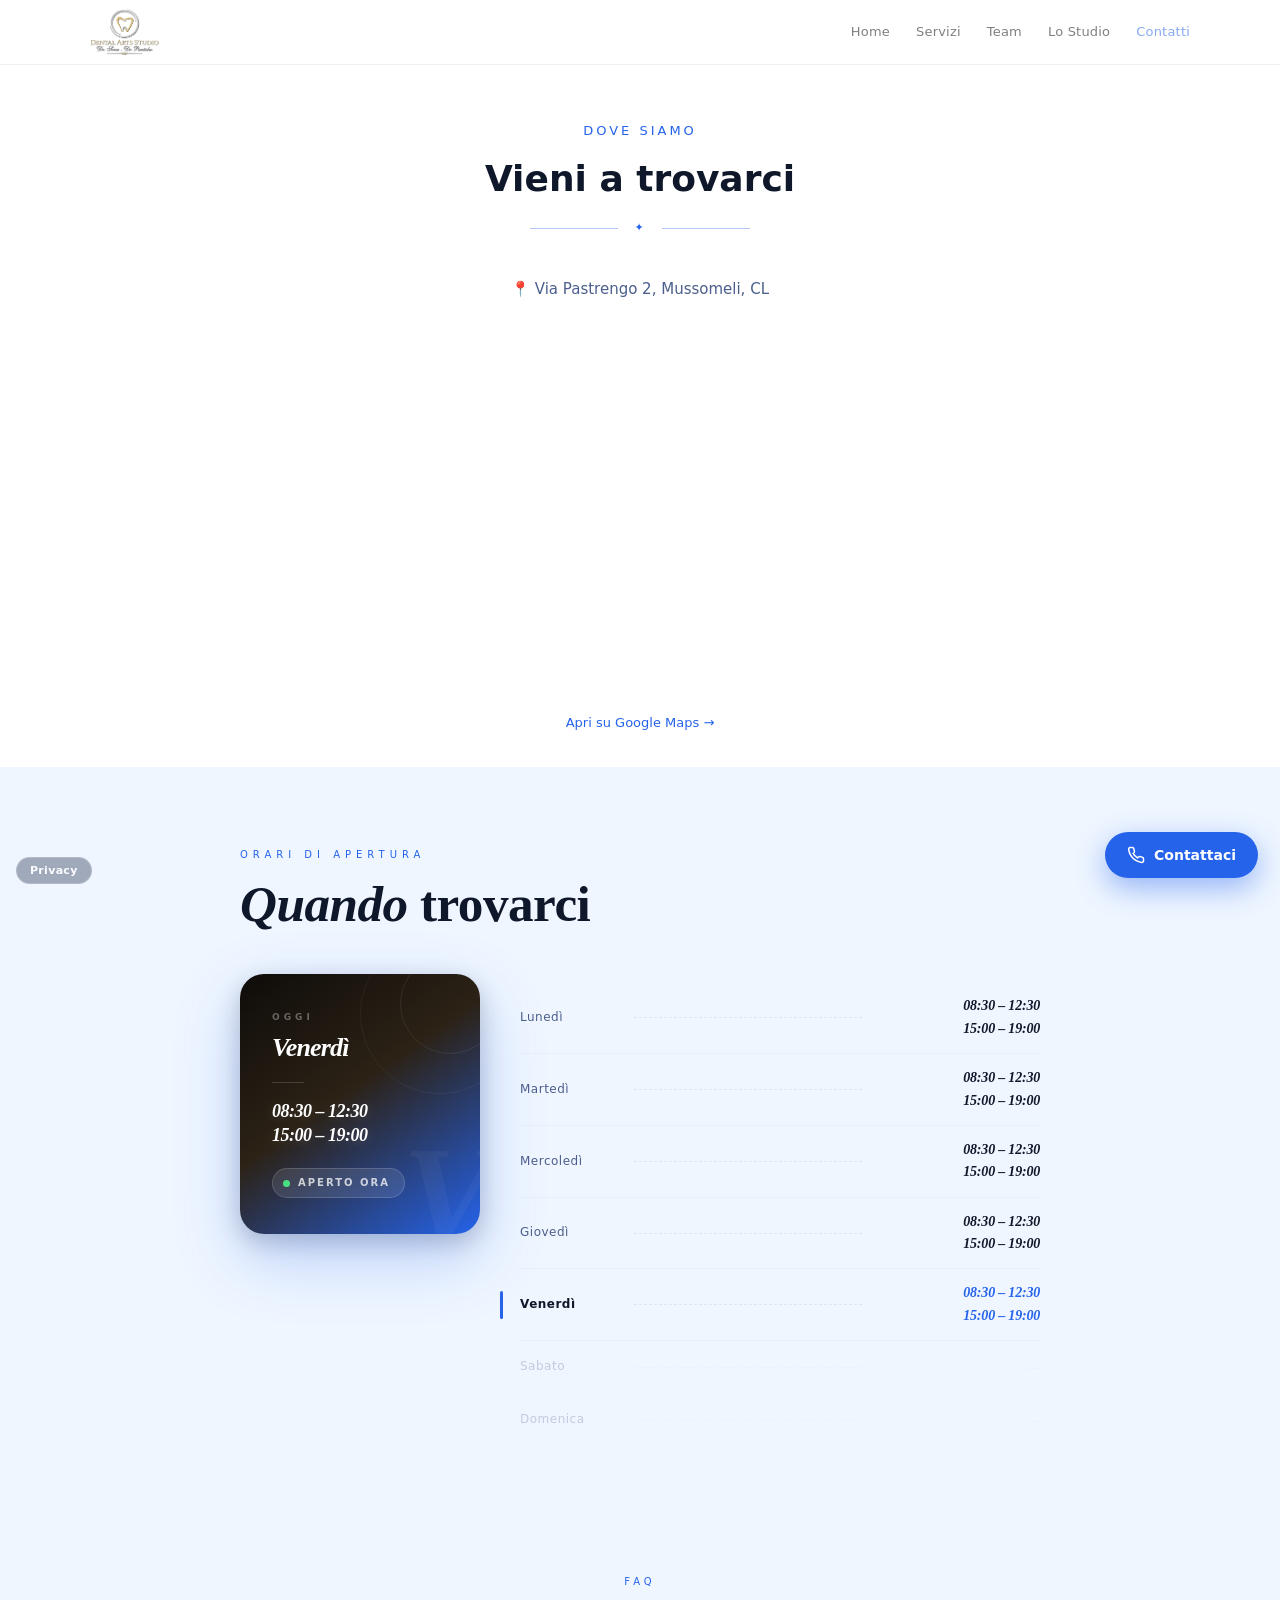
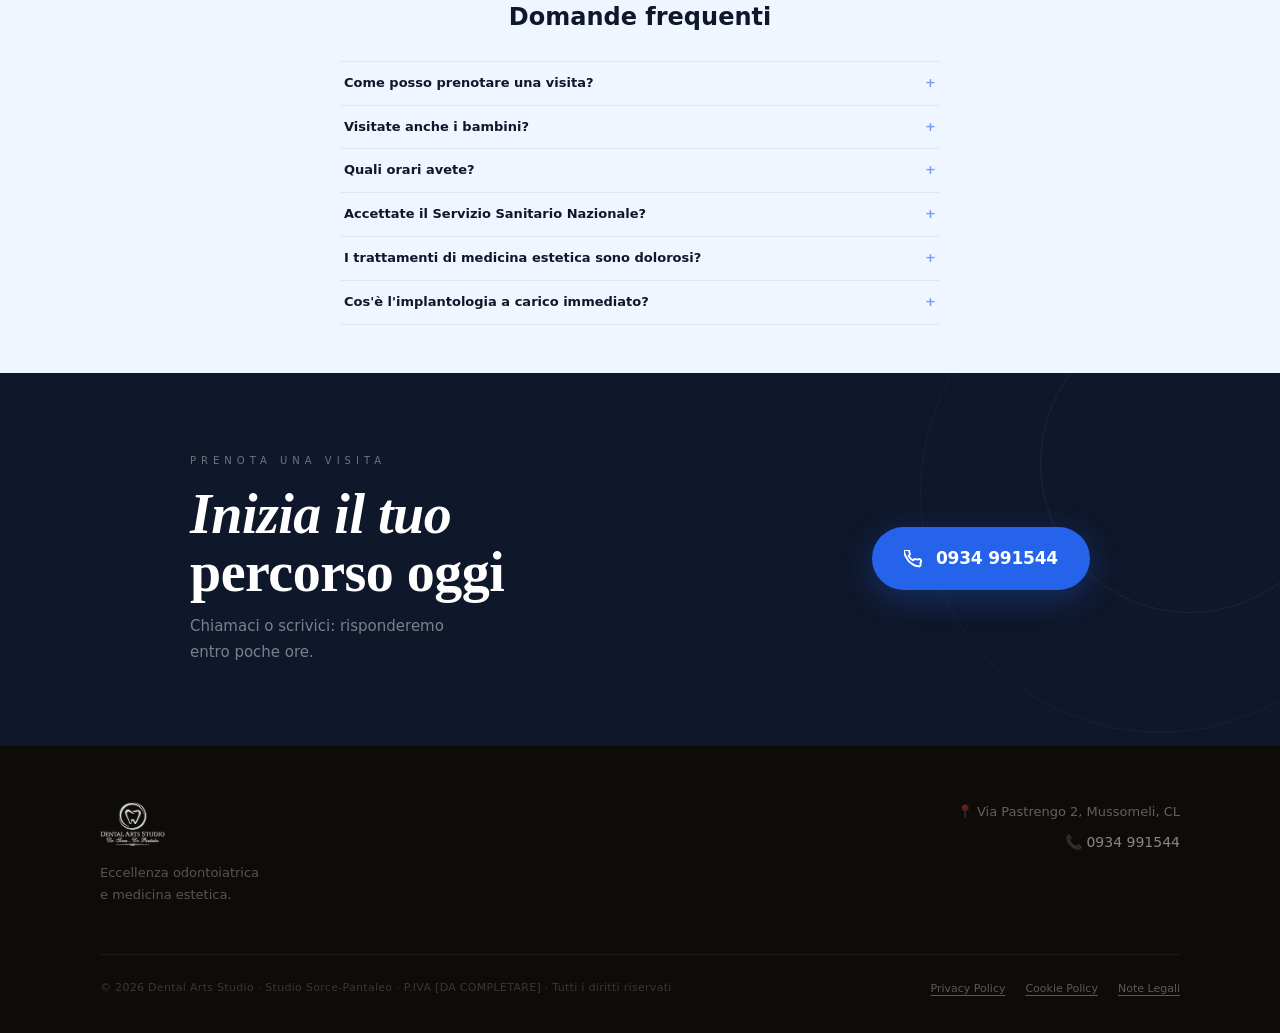
<file: v2/contatti.html>
<!DOCTYPE html>
<html lang="it">
<head>
  <meta charset="UTF-8"/>
  <meta name="viewport" content="width=device-width,initial-scale=1"/>
  
  <title>Contatti — Dental Arts Studio · Sorce-Pantaleo</title>
  <script>document.documentElement.classList.add('js')</script>
  <link rel="stylesheet" href="assets/site.css"/>
  <meta name="description" content="Dove siamo e orari dello Studio Sorce-Pantaleo a Mussomeli. Prenota la tua visita."/>
  <!-- Font: caricato solo dopo il consenso cookie (GDPR) -->
  <link rel="preconnect" href="https://fonts.googleapis.com"/>
  <link rel="preconnect" href="https://fonts.gstatic.com" crossorigin/>
  <script>
    // Carica Google Fonts solo se l'utente ha dato consenso
    (function(){
      if(localStorage.getItem('__cookie_consent') === 'accepted'){
        var l=document.createElement('link');
        l.rel='stylesheet';
        l.href='https://fonts.googleapis.com/css2?family=Cormorant+Garamond:ital,wght@0,400;0,500;0,600;0,700;1,400;1,500&family=DM+Sans:ital,opsz,wght@0,9..40,300;0,9..40,400;0,9..40,500;0,9..40,600;0,9..40,700;1,9..40,300;1,9..40,400&display=swap';
        document.head.appendChild(l);
      }
    })();
  </script>
  <style>
    *{box-sizing:border-box;margin:0;padding:0;}
    html{scroll-behavior:smooth;scroll-padding-top:64px;}
    body{font-family:'DM Sans', system-ui, sans-serif;background:#EFF6FF;color:#0F172A;line-height:1.6;}
    section{scroll-margin-top:64px;}

    /* ── Mobile ─────────────────────────────────────── */
    @media(max-width:768px){
      /* Nav */
      nav div:last-child{display:none;}

      /* Sezioni: padding ridotto */
      section{padding-left:16px!important;padding-right:16px!important;}

      /* ── Hero ─────────────────────────────────────── */
      #hero{
        min-height:auto!important;
        padding:120px 20px 0!important;
        align-items:flex-start!important;
      }
      #hero > div{padding-bottom:40px!important;}
      #hero h1{font-size:clamp(36px,11vw,52px)!important;line-height:1.05!important;}
      /* Tagline più piccola */
      #hero p{font-size:14px!important;margin-bottom:32px!important;}
      /* Bottoni hero: colonna singola, full width */
      #hero div[style*="display:flex;flex-wrap:wrap"]{
        flex-direction:column!important;
        align-items:stretch!important;
        gap:10px!important;
        width:100%!important;
      }
      #hero div[style*="display:flex;flex-wrap:wrap"] a{
        text-align:center!important;
        justify-content:center!important;
        padding:16px 24px!important;
      }
      /* Stats bar: posizionata sotto i bottoni su mobile */
      #__hero_stats{
        position:static!important;
        display:grid!important;
        grid-template-columns:1fr 1fr!important;
        margin-top:32px!important;
        border-radius:12px!important;
        overflow:hidden!important;
      }
      #__hero_stats > div{
        border-right:none!important;
        border-bottom:1px solid rgba(255,255,255,0.07)!important;
        padding:16px 20px!important;
        min-width:0!important;
      }
      #__hero_stats > div p:first-child{
        font-size:26px!important;
      }
      /* Hero: flex column per far scorrere stats sotto i bottoni */
      #hero{
        flex-direction:column!important;
        align-items:stretch!important;
        padding-bottom:32px!important;
      }
      #hero > div:first-of-type{
        display:flex!important;
        flex-direction:column!important;
        align-items:center!important;
      }

      /* ── Griglie generiche → 1 colonna ──────────── */
      [data-gallery]{grid-template-columns:repeat(2,1fr)!important;}

      div[style*="grid-template-columns:3fr 2fr"],
      div[style*="grid-template-columns:1fr 1fr"]{
        display:flex!important;
        flex-direction:column!important;
        align-items:center!important;
      }
      /* Dove siamo + Orari: full width centrati */
      #contatti,#orari{padding-left:16px!important;padding-right:16px!important;}
      #contatti > div,#orari > div{width:100%!important;max-width:100%!important;}

      /* ── Servizi carousel ────────────────────────── */
      #servizi [style*="grid-template-columns:repeat(3"]{grid-template-columns:1fr!important;}
      /* Nascondi freccette nav in servizi su mobile */
      #servizi [style*="align-items:center;justify-content:center;gap:16px;margin-top:24px"]{display:none!important;}
      #servizi [style*="min-height:340px"]{min-height:220px!important;}
      #servizi [style*="display:flex;justify-content:center"]{flex-direction:column!important;}
      #servizi [style*="display:flex;justify-content:center"] > div{width:100%!important;}

      /* ── Medicina estetica ───────────────────────── */
      #medicina-estetica [style*="grid-template-columns"]{
        grid-template-columns:1fr!important;
        gap:16px!important;
      }
      /* Slider prima/dopo: altezza adatta al mobile */
      #medicina-estetica [style*="aspect-ratio:3/2"]{
        aspect-ratio:4/3!important;
      }

      /* ── Team ────────────────────────────────────── */
      #team [style*="display:flex;gap:48px"]{
        flex-direction:column!important;
        gap:24px!important;
      }
      #team [style*="width:340px"]{width:100%!important;}

      /* ── Orari ───────────────────────────────────── */
      #orari [style*="display:flex;gap:40px"]{
        flex-direction:column!important;
        gap:24px!important;
      }
      #orari [style*="width:240px"]{width:100%!important;min-height:auto!important;}

      /* ── Reviews ─────────────────────────────────── */
      #recensioni [style*="grid-template-columns"]{grid-template-columns:1fr!important;}

      /* ── How it works ────────────────────────────── */
      #come-funziona [style*="display:flex;gap"]{
        flex-direction:column!important;
        align-items:center!important;
      }
      #come-funziona [data-draw-line]{display:none!important;}

      /* ── Booking barber ──────────────────────────── */
      #prenota [style*="grid-template-columns:repeat(auto-fit"]{grid-template-columns:1fr!important;}
      #prenota [style*="letter-spacing:3px"]{font-size:9px!important;}

      /* ── FAQ ─────────────────────────────────────── */
      #faq [style*="grid-template-columns"]{grid-template-columns:1fr!important;}

      /* ── Gallery ─────────────────────────────────── */
      #gallery [style*="max-width:1400px"]{max-width:100%!important;}
      #gallery .gl_light-slide{height:200px!important;}

      /* ── Footer ──────────────────────────────────── */
      footer > div > div[style*="display:flex"]{
        flex-direction:column!important;
        gap:24px!important;
        align-items:flex-start!important;
      }
      footer > div > div[style*="align-items:flex-end"]{
        align-items:flex-start!important;
      }

      /* ── Palette toggle: fisso in alto nella hero su mobile ─ */
      #__palette-wrap{top:72px!important;right:12px!important;bottom:auto!important;}
    }

    /* ── Animations ─────────────────────────────────── */

    @keyframes heroBlurIn {
      from { opacity:0; filter:blur(10px); transform:translateY(28px); }
      to   { opacity:1; filter:blur(0px); transform:translateY(0); }
    }
    @keyframes fadeUp {
      from { opacity:0; transform:translateY(48px); }
      to   { opacity:1; transform:translateY(0); }
    }
    @keyframes floatA {
      0%,100% { transform:translateY(0px) scale(1); }
      50%     { transform:translateY(-22px) scale(1.05); }
    }
    @keyframes floatB {
      0%,100% { transform:translateY(0px) translateX(0px); }
      33%     { transform:translateY(-14px) translateX(12px); }
      66%     { transform:translateY(8px) translateX(-8px); }
    }
    @keyframes floatC {
      0%,100% { transform:scale(1); }
      50%     { transform:scale(1.15); }
    }
    @keyframes navUnderline {
      from { transform:scaleX(0); }
      to   { transform:scaleX(1); }
    }

    /* Hero: stagger figli diretti con blur */
    #hero > div > * {
      opacity:0;
      animation: heroBlurIn 1.1s cubic-bezier(0.22,1,0.36,1) forwards;
    }
    #hero > div > *:nth-child(1) { animation-delay:0.05s; }
    #hero > div > *:nth-child(2) { animation-delay:0.25s; }
    #hero > div > *:nth-child(3) { animation-delay:0.42s; }
    #hero > div > *:nth-child(4) { animation-delay:0.58s; }
    #hero > div > *:nth-child(5) { animation-delay:0.72s; }
    #hero > div > *:nth-child(6) { animation-delay:0.84s; }

    /* Scroll reveal — con blur */
    .sr {
      opacity:0;
      filter:blur(6px);
      transform:translateY(36px);
      transition:
        opacity 0.9s cubic-bezier(0.22,1,0.36,1),
        transform 0.9s cubic-bezier(0.22,1,0.36,1),
        filter 0.9s cubic-bezier(0.22,1,0.36,1);
    }
    .sr.in { opacity:1; filter:blur(0); transform:translateY(0); }

    /* Gallery hover */
    [data-gallery] div { overflow:hidden; }
    [data-gallery] img { transition:transform 0.6s cubic-bezier(0.25,0.46,0.45,0.94); display:block; }
    [data-gallery] div:hover img { transform:scale(1.06); }

    /* CTA hover */
    a { transition:opacity 0.2s, transform 0.2s; }
    a:hover { opacity:0.88; }
    #hero a:hover { transform:translateY(-3px); opacity:1; }

    /* Nav hover underline */
    .__nav-link { position:relative; }
    .__nav-link::after {
      content:'';
      position:absolute;
      bottom:-3px; left:0; right:0;
      height:1.5px;
      background:currentColor;
      transform:scaleX(0);
      transform-origin:left;
      transition:transform 0.3s cubic-bezier(0.4,0,0.2,1);
    }
    .__nav-link:hover::after { transform:scaleX(1); }

    /* Nav blur on scroll */
    nav.scrolled {
      backdrop-filter:blur(20px);
      -webkit-backdrop-filter:blur(20px);
      box-shadow:0 1px 0 rgba(0,0,0,0.08);
    }

    /* Scrollbar */
    ::-webkit-scrollbar { width:5px; }
    ::-webkit-scrollbar-track { background:transparent; }
    ::-webkit-scrollbar-thumb { background:rgba(0,0,0,0.18); border-radius:3px; }

    /* Selection */
    ::selection { background:#2563EB28; color:#2563EB; }
  </style>
</head>
<body>
<nav style="position:sticky;top:0;z-index:100;background:rgba(255,255,255,0.97);border-bottom:1px solid rgba(0,0,0,0.06);padding:0 24px;"><div style="max-width:1100px;margin:0 auto;display:flex;align-items:center;justify-content:space-between;height:64px;"><a href="index.html" style="text-decoration:none;flex-shrink:0;display:flex;align-items:center;"><img src="assets/img/e95d2aca2b57.png" alt="Dental Arts Studio" style="height:47px;width:auto;object-fit:contain;display:block;" /></a><div style="display:flex;gap:26px;flex-wrap:wrap;align-items:center;"><a href="index.html" class="__nav-link" style="color:#1A1814;opacity:0.55;font-weight:500;text-decoration:none;font-size:13px;letter-spacing:0.2px;font-family:'DM Sans',system-ui,sans-serif;">Home</a><a href="servizi.html" class="__nav-link" style="color:#1A1814;opacity:0.55;font-weight:500;text-decoration:none;font-size:13px;letter-spacing:0.2px;font-family:'DM Sans',system-ui,sans-serif;">Servizi</a><a href="team.html" class="__nav-link" style="color:#1A1814;opacity:0.55;font-weight:500;text-decoration:none;font-size:13px;letter-spacing:0.2px;font-family:'DM Sans',system-ui,sans-serif;">Team</a><a href="studio.html" class="__nav-link" style="color:#1A1814;opacity:0.55;font-weight:500;text-decoration:none;font-size:13px;letter-spacing:0.2px;font-family:'DM Sans',system-ui,sans-serif;">Lo Studio</a><a href="contatti.html" class="__nav-link" style="color:#2563EB;opacity:1;font-weight:600;text-decoration:none;font-size:13px;letter-spacing:0.2px;font-family:'DM Sans',system-ui,sans-serif;">Contatti</a></div></div></nav>
<section id="contatti" style="background:#FFFFFF;padding:56px 24px 0;">
  <div style="max-width:600px;margin:0 auto;text-align:center;">
    <p style="font-size:13px;letter-spacing:3px;text-transform:uppercase;color:#2563EB;margin-bottom:8px;">Dove siamo</p>
    <h2 style="font-size:clamp(28px,4vw,36px);font-weight:700;margin:0 0 12px;color:#0F172A;">Vieni a trovarci</h2>
    <div style="display:flex;align-items:center;gap:16px;justify-content:center;margin:0 auto 40px;max-width:220px;">
  <div style="flex:1;height:1px;background:#2563EB59;"></div>
  <span style="color:#2563EB;font-size:11px;letter-spacing:2px;">✦</span>
  <div style="flex:1;height:1px;background:#2563EB59;"></div>
</div>
    <p style="font-size:15px;color:#4B5E8C;margin-bottom:32px;">📍 Via Pastrengo 2, Mussomeli, CL</p>
  </div>
  <iframe src="https://maps.google.com/maps?q=Dental%20Arts%20Studio%20Via%20Pastrengo%202%2C%20Mussomeli%2C%20CL&output=embed" width="100%" height="360" frameborder="0"
    style="display:block;border:0;"
    allowfullscreen="" loading="lazy" referrerpolicy="no-referrer-when-downgrade">
  </iframe>
  <div style="text-align:center;padding:16px 24px 32px;">
    <a href="https://www.google.com/maps/search/?api=1&query=Dental%20Arts%20Studio&query_place_id=studio-dentistico-sorce-pantaleo-mussomeli" target="_blank" rel="noopener"
      style="font-size:13px;color:#2563EB;text-decoration:none;">
      Apri su Google Maps →
    </a>
  </div>
</section>
          
<style>
  @keyframes hrsPulse {
    0%   { box-shadow:0 0 0 0 rgba(74,222,128,0.5); }
    70%  { box-shadow:0 0 0 8px rgba(74,222,128,0); }
    100% { box-shadow:0 0 0 0 rgba(74,222,128,0); }
  }
</style>


<section id="orari" style="background:#EFF6FF;padding:80px 24px;">
  <div style="max-width:800px;margin:0 auto;">

    <!-- Header -->
    <div style="margin-bottom:44px;">
      <p style="font-size:10px;letter-spacing:5px;text-transform:uppercase;color:#2563EB;margin:0 0 14px;font-family:'DM Sans', system-ui, sans-serif;">Orari di apertura</p>
      <h2 style="font-size:clamp(32px,4vw,52px);font-weight:600;margin:0;color:#0F172A;font-family:'Cormorant Garamond', Georgia, serif;letter-spacing:-0.5px;line-height:1.05;font-style:italic;">Quando <span style="font-style:normal;font-weight:800;">trovarci</span></h2>
    </div>

    <!-- Layout: oggi + lista -->
    <div style="display:flex;gap:40px;align-items:flex-start;">
      
    <div style="background:linear-gradient(145deg,#0E0C09 0%,#2C2216 45%,#2563EB 100%);
                border-radius:24px;padding:36px 32px;display:flex;flex-direction:column;justify-content:space-between;
                min-height:260px;position:relative;overflow:hidden;flex-shrink:0;width:240px;
                box-shadow:0 24px 64px #2563EB45,0 8px 24px rgba(0,0,0,0.2);">
      <!-- Cerchi decorativi -->
      <div style="position:absolute;right:-40px;top:-40px;width:160px;height:160px;border-radius:50%;
                  border:1px solid rgba(255,255,255,0.05);pointer-events:none;"></div>
      <div style="position:absolute;right:-20px;top:-20px;width:100px;height:100px;border-radius:50%;
                  border:1px solid rgba(255,255,255,0.08);pointer-events:none;"></div>
      <!-- Watermark -->
      <div id="__hrs_wm" style="position:absolute;right:-8px;bottom:-32px;font-size:140px;font-family:'Cormorant Garamond', Georgia, serif;
                  font-style:italic;color:rgba(255,255,255,0.04);line-height:1;pointer-events:none;font-weight:700;
                  letter-spacing:-8px;user-select:none;"></div>
      <!-- Top: label + giorno -->
      <div>
        <p style="font-size:9px;font-weight:600;letter-spacing:4px;text-transform:uppercase;
                  color:rgba(255,255,255,0.35);margin:0 0 10px;font-family:'DM Sans', system-ui, sans-serif;">Oggi</p>
        <p id="__hrs_today_name" style="font-size:26px;font-weight:600;font-style:italic;color:#fff;margin:0;
                  font-family:'Cormorant Garamond', Georgia, serif;letter-spacing:-0.8px;line-height:1;"></p>
      </div>
      <!-- Bottom: orari + status -->
      <div>
        <div style="width:32px;height:1px;background:rgba(255,255,255,0.15);margin-bottom:18px;"></div>
        <div id="__hrs_today_slots"></div>
        
    <div id="__hrs_status" style="display:inline-flex;align-items:center;gap:8px;
         background:rgba(255,255,255,0.1);border:1px solid rgba(255,255,255,0.15);
         border-radius:100px;padding:6px 14px 6px 10px;margin-top:20px;">
      <span id="__hrs_dot" style="width:7px;height:7px;border-radius:50%;background:#4ade80;
            box-shadow:0 0 0 0 rgba(74,222,128,0.4);animation:hrsPulse 2s infinite;flex-shrink:0;"></span>
      <span id="__hrs_label" style="font-size:10px;font-weight:600;letter-spacing:2px;text-transform:uppercase;
            color:rgba(255,255,255,0.75);font-family:'DM Sans', system-ui, sans-serif;">Verifica orario</span>
    </div>
      </div>
    </div>
      <div style="flex:1;padding-top:8px;">
        
    <div id="__hrs_row_0" style="display:flex;align-items:center;padding:13px 0;
                border-bottom:1px solid #0F172A07;
                opacity:1;
                position:relative;">
      <div id="__hrs_bar_0" style="display:none;position:absolute;left:-20px;top:50%;transform:translateY(-50%);
                               width:3px;height:28px;background:#2563EB;border-radius:2px;"></div>
      <!-- Nome giorno -->
      <span id="__hrs_dname_0" style="width:96px;flex-shrink:0;font-size:12px;letter-spacing:0.5px;
                   font-weight:400;color:#4B5E8C;font-family:'DM Sans', system-ui, sans-serif;">Lunedì</span>
      <!-- Linea tratteggiata -->
      <div style="flex:1;border-top:1px dashed #0F172A12;margin:0 18px;"></div>
      <!-- Orario -->
      <div style="text-align:right;min-width:160px;">
        <span id="__hrs_dtime_0" style="font-size:14px;font-style:italic;font-weight:600;
                         color:#0F172A;font-family:'Cormorant Garamond', Georgia, serif;
                         letter-spacing:-0.2px;line-height:1.6;"><span style="display:block;">08:30 – 12:30</span><span style="display:block;">15:00 – 19:00</span></span>
      </div>
    </div>
    <div id="__hrs_row_1" style="display:flex;align-items:center;padding:13px 0;
                border-bottom:1px solid #0F172A07;
                opacity:1;
                position:relative;">
      <div id="__hrs_bar_1" style="display:none;position:absolute;left:-20px;top:50%;transform:translateY(-50%);
                               width:3px;height:28px;background:#2563EB;border-radius:2px;"></div>
      <!-- Nome giorno -->
      <span id="__hrs_dname_1" style="width:96px;flex-shrink:0;font-size:12px;letter-spacing:0.5px;
                   font-weight:400;color:#4B5E8C;font-family:'DM Sans', system-ui, sans-serif;">Martedì</span>
      <!-- Linea tratteggiata -->
      <div style="flex:1;border-top:1px dashed #0F172A12;margin:0 18px;"></div>
      <!-- Orario -->
      <div style="text-align:right;min-width:160px;">
        <span id="__hrs_dtime_1" style="font-size:14px;font-style:italic;font-weight:600;
                         color:#0F172A;font-family:'Cormorant Garamond', Georgia, serif;
                         letter-spacing:-0.2px;line-height:1.6;"><span style="display:block;">08:30 – 12:30</span><span style="display:block;">15:00 – 19:00</span></span>
      </div>
    </div>
    <div id="__hrs_row_2" style="display:flex;align-items:center;padding:13px 0;
                border-bottom:1px solid #0F172A07;
                opacity:1;
                position:relative;">
      <div id="__hrs_bar_2" style="display:none;position:absolute;left:-20px;top:50%;transform:translateY(-50%);
                               width:3px;height:28px;background:#2563EB;border-radius:2px;"></div>
      <!-- Nome giorno -->
      <span id="__hrs_dname_2" style="width:96px;flex-shrink:0;font-size:12px;letter-spacing:0.5px;
                   font-weight:400;color:#4B5E8C;font-family:'DM Sans', system-ui, sans-serif;">Mercoledì</span>
      <!-- Linea tratteggiata -->
      <div style="flex:1;border-top:1px dashed #0F172A12;margin:0 18px;"></div>
      <!-- Orario -->
      <div style="text-align:right;min-width:160px;">
        <span id="__hrs_dtime_2" style="font-size:14px;font-style:italic;font-weight:600;
                         color:#0F172A;font-family:'Cormorant Garamond', Georgia, serif;
                         letter-spacing:-0.2px;line-height:1.6;"><span style="display:block;">08:30 – 12:30</span><span style="display:block;">15:00 – 19:00</span></span>
      </div>
    </div>
    <div id="__hrs_row_3" style="display:flex;align-items:center;padding:13px 0;
                border-bottom:1px solid #0F172A07;
                opacity:1;
                position:relative;">
      <div id="__hrs_bar_3" style="display:none;position:absolute;left:-20px;top:50%;transform:translateY(-50%);
                               width:3px;height:28px;background:#2563EB;border-radius:2px;"></div>
      <!-- Nome giorno -->
      <span id="__hrs_dname_3" style="width:96px;flex-shrink:0;font-size:12px;letter-spacing:0.5px;
                   font-weight:400;color:#4B5E8C;font-family:'DM Sans', system-ui, sans-serif;">Giovedì</span>
      <!-- Linea tratteggiata -->
      <div style="flex:1;border-top:1px dashed #0F172A12;margin:0 18px;"></div>
      <!-- Orario -->
      <div style="text-align:right;min-width:160px;">
        <span id="__hrs_dtime_3" style="font-size:14px;font-style:italic;font-weight:600;
                         color:#0F172A;font-family:'Cormorant Garamond', Georgia, serif;
                         letter-spacing:-0.2px;line-height:1.6;"><span style="display:block;">08:30 – 12:30</span><span style="display:block;">15:00 – 19:00</span></span>
      </div>
    </div>
    <div id="__hrs_row_4" style="display:flex;align-items:center;padding:13px 0;
                border-bottom:1px solid #0F172A07;
                opacity:1;
                position:relative;">
      <div id="__hrs_bar_4" style="display:none;position:absolute;left:-20px;top:50%;transform:translateY(-50%);
                               width:3px;height:28px;background:#2563EB;border-radius:2px;"></div>
      <!-- Nome giorno -->
      <span id="__hrs_dname_4" style="width:96px;flex-shrink:0;font-size:12px;letter-spacing:0.5px;
                   font-weight:400;color:#4B5E8C;font-family:'DM Sans', system-ui, sans-serif;">Venerdì</span>
      <!-- Linea tratteggiata -->
      <div style="flex:1;border-top:1px dashed #0F172A12;margin:0 18px;"></div>
      <!-- Orario -->
      <div style="text-align:right;min-width:160px;">
        <span id="__hrs_dtime_4" style="font-size:14px;font-style:italic;font-weight:600;
                         color:#0F172A;font-family:'Cormorant Garamond', Georgia, serif;
                         letter-spacing:-0.2px;line-height:1.6;"><span style="display:block;">08:30 – 12:30</span><span style="display:block;">15:00 – 19:00</span></span>
      </div>
    </div>
    <div id="__hrs_row_5" style="display:flex;align-items:center;padding:13px 0;
                border-bottom:1px solid #0F172A07;
                opacity:0.28;
                position:relative;">
      <div id="__hrs_bar_5" style="display:none;position:absolute;left:-20px;top:50%;transform:translateY(-50%);
                               width:3px;height:28px;background:#2563EB;border-radius:2px;"></div>
      <!-- Nome giorno -->
      <span id="__hrs_dname_5" style="width:96px;flex-shrink:0;font-size:12px;letter-spacing:0.5px;
                   font-weight:400;color:#4B5E8C;font-family:'DM Sans', system-ui, sans-serif;">Sabato</span>
      <!-- Linea tratteggiata -->
      <div style="flex:1;border-top:1px dashed #0F172A12;margin:0 18px;"></div>
      <!-- Orario -->
      <div style="text-align:right;min-width:160px;">
        <span style="font-size:14px;color:#0F172A18;font-family:'Cormorant Garamond', Georgia, serif;font-style:italic;">—</span>
      </div>
    </div>
    <div id="__hrs_row_6" style="display:flex;align-items:center;padding:13px 0;
                border-bottom:1px solid #0F172A07;
                opacity:0.28;
                position:relative;">
      <div id="__hrs_bar_6" style="display:none;position:absolute;left:-20px;top:50%;transform:translateY(-50%);
                               width:3px;height:28px;background:#2563EB;border-radius:2px;"></div>
      <!-- Nome giorno -->
      <span id="__hrs_dname_6" style="width:96px;flex-shrink:0;font-size:12px;letter-spacing:0.5px;
                   font-weight:400;color:#4B5E8C;font-family:'DM Sans', system-ui, sans-serif;">Domenica</span>
      <!-- Linea tratteggiata -->
      <div style="flex:1;border-top:1px dashed #0F172A12;margin:0 18px;"></div>
      <!-- Orario -->
      <div style="text-align:right;min-width:160px;">
        <span style="font-size:14px;color:#0F172A18;font-family:'Cormorant Garamond', Georgia, serif;font-style:italic;">—</span>
      </div>
    </div>
      </div>
    </div>

  </div>
</section>

<script>
(function(){
  var DAY_FULL = ["Lunedì","Martedì","Mercoledì","Giovedì","Venerdì","Sabato","Domenica"];
  var dayMap   = ["08:30 – 12:30 / 15:00 – 19:00","08:30 – 12:30 / 15:00 – 19:00","08:30 – 12:30 / 15:00 – 19:00","08:30 – 12:30 / 15:00 – 19:00","08:30 – 12:30 / 15:00 – 19:00","Chiuso","Chiuso"];
  var primary  = "#2563EB";
  var textCol  = "#0F172A";
  var headingFont = "'Cormorant Garamond', Georgia, serif";

  // Calcola indice oggi (lun=0 … dom=6) a runtime
  var jsDay = new Date().getDay(); // 0=dom
  var todayIdx = jsDay === 0 ? 6 : jsDay - 1;

  var todayName   = DAY_FULL[todayIdx];
  var todayTime   = dayMap[todayIdx];
  var todayClosed = todayTime === "Chiuso";
  var todaySlots  = todayTime.split(" / ");

  // Aggiorna today card
  var nameEl = document.getElementById('__hrs_today_name');
  var wmEl   = document.getElementById('__hrs_wm');
  var slotsEl= document.getElementById('__hrs_today_slots');
  if(nameEl) nameEl.textContent = todayName;
  if(wmEl)   wmEl.textContent   = todayName[0];
  if(slotsEl){
    if(todayClosed){
      slotsEl.innerHTML = '<p style="font-size:18px;font-style:italic;color:rgba(255,255,255,0.25);margin:0;font-family:'+headingFont+';">Chiuso</p>';
    } else {
      slotsEl.innerHTML = todaySlots.map(function(s){
        return '<p style="font-size:18px;font-weight:600;font-style:italic;color:#fff;margin:0 0 2px;font-family:'+headingFont+';letter-spacing:-0.5px;line-height:1.2;text-shadow:0 2px 12px rgba(255,255,255,0.15);">'+s.trim()+'</p>';
      }).join('');
    }
  }

  // Aggiorna highlight lista giorni
  for(var i = 0; i < 7; i++){
    var row   = document.getElementById('__hrs_row_'+i);
    var bar   = document.getElementById('__hrs_bar_'+i);
    var dname = document.getElementById('__hrs_dname_'+i);
    var dtime = document.getElementById('__hrs_dtime_'+i);
    if(!row) continue;
    var isClosed = dayMap[i] === "Chiuso";
    if(i === todayIdx){
      row.style.opacity = '1';
      if(bar)   bar.style.display = 'block';
      if(dname){ dname.style.fontWeight = '700'; dname.style.color = textCol; }
      if(dtime) dtime.style.color = primary;
    } else {
      row.style.opacity = isClosed ? '0.28' : '1';
    }
  }

  // Status badge aperto/chiuso/fuori orario
  var dot   = document.getElementById('__hrs_dot');
  var label = document.getElementById('__hrs_label');
  if(!dot || !label) return;
  if(todayClosed){ dot.style.background='#ef4444'; dot.style.boxShadow='none'; dot.style.animation='none'; label.textContent='Chiuso oggi'; return; }
  var now = new Date();
  var hm  = now.getHours() * 60 + now.getMinutes();
  function toMin(s){ var p=s.split(':'); return parseInt(p[0])*60+parseInt(p[1]); }
  var open = todaySlots.some(function(slot){
    var parts = slot.split(/s*[–—-]s*/);
    if(parts.length < 2) return false;
    return hm >= toMin(parts[0].trim()) && hm < toMin(parts[1].trim());
  });
  if(open){ label.textContent='Aperto ora'; }
  else { dot.style.background='#f59e0b'; dot.style.boxShadow='none'; dot.style.animation='none'; label.textContent='Fuori orario'; }
})();
</script>
        </div>


<section id="faq" style="background:#EFF6FF;padding:48px 24px;">
  <div style="max-width:600px;margin:0 auto;">
    <p style="text-align:center;font-size:10px;letter-spacing:4px;text-transform:uppercase;color:#2563EB;margin-bottom:8px;">FAQ</p>
         <h2 style="text-align:center;font-size:clamp(18px,2.5vw,24px);font-weight:700;margin:0 0 24px;color:#0F172A;">Domande frequenti</h2>
    <div style="display:grid;grid-template-columns:1fr;gap:0 40px;">
      
        <details style="border-top:1px solid #e5e7eb;">
          <summary style="padding:11px 4px;font-weight:600;font-size:13px;color:#0F172A;cursor:pointer;list-style:none;display:flex;justify-content:space-between;align-items:center;letter-spacing:0;">
            Come posso prenotare una visita?
            <span style="font-size:13px;color:#2563EB;flex-shrink:0;margin-left:12px;opacity:0.6;">+</span>
          </summary>
          <div style="padding:0 4px 11px;color:#4B5E8C;font-size:11px;line-height:1.7;">
            Puoi chiamarci al numero 0934 991544 durante gli orari di apertura. Siamo disponibili dal lunedì al venerdì.
          </div>
        </details>
        <details style="border-top:1px solid #e5e7eb;">
          <summary style="padding:11px 4px;font-weight:600;font-size:13px;color:#0F172A;cursor:pointer;list-style:none;display:flex;justify-content:space-between;align-items:center;letter-spacing:0;">
            Visitate anche i bambini?
            <span style="font-size:13px;color:#2563EB;flex-shrink:0;margin-left:12px;opacity:0.6;">+</span>
          </summary>
          <div style="padding:0 4px 11px;color:#4B5E8C;font-size:11px;line-height:1.7;">
            Sì, offriamo programmi di prevenzione e trattamenti dedicati ai più piccoli, con un approccio delicato e rassicurante.
          </div>
        </details>
        <details style="border-top:1px solid #e5e7eb;">
          <summary style="padding:11px 4px;font-weight:600;font-size:13px;color:#0F172A;cursor:pointer;list-style:none;display:flex;justify-content:space-between;align-items:center;letter-spacing:0;">
            Quali orari avete?
            <span style="font-size:13px;color:#2563EB;flex-shrink:0;margin-left:12px;opacity:0.6;">+</span>
          </summary>
          <div style="padding:0 4px 11px;color:#4B5E8C;font-size:11px;line-height:1.7;">
            Siamo aperti dal lunedì al venerdì dalle 08:30 alle 12:30 e dalle 15:00 alle 19:00.
          </div>
        </details>
        <details style="border-top:1px solid #e5e7eb;">
          <summary style="padding:11px 4px;font-weight:600;font-size:13px;color:#0F172A;cursor:pointer;list-style:none;display:flex;justify-content:space-between;align-items:center;letter-spacing:0;">
            Accettate il Servizio Sanitario Nazionale?
            <span style="font-size:13px;color:#2563EB;flex-shrink:0;margin-left:12px;opacity:0.6;">+</span>
          </summary>
          <div style="padding:0 4px 11px;color:#4B5E8C;font-size:11px;line-height:1.7;">
            Per informazioni sulle convenzioni attive vi invitiamo a contattarci direttamente al numero di studio.
          </div>
        </details>
        <details style="border-top:1px solid #e5e7eb;">
          <summary style="padding:11px 4px;font-weight:600;font-size:13px;color:#0F172A;cursor:pointer;list-style:none;display:flex;justify-content:space-between;align-items:center;letter-spacing:0;">
            I trattamenti di medicina estetica sono dolorosi?
            <span style="font-size:13px;color:#2563EB;flex-shrink:0;margin-left:12px;opacity:0.6;">+</span>
          </summary>
          <div style="padding:0 4px 11px;color:#4B5E8C;font-size:11px;line-height:1.7;">
            I nostri trattamenti vengono eseguiti con la massima attenzione al comfort del paziente, utilizzando creme anestetiche topiche quando necessario.
          </div>
        </details>
        <details style="border-top:1px solid #e5e7eb;border-bottom:1px solid #e5e7eb;">
          <summary style="padding:11px 4px;font-weight:600;font-size:13px;color:#0F172A;cursor:pointer;list-style:none;display:flex;justify-content:space-between;align-items:center;letter-spacing:0;">
            Cos'è l'implantologia a carico immediato?
            <span style="font-size:13px;color:#2563EB;flex-shrink:0;margin-left:12px;opacity:0.6;">+</span>
          </summary>
          <div style="padding:0 4px 11px;color:#4B5E8C;font-size:11px;line-height:1.7;">
            È una tecnica avanzata che consente di posizionare l'impianto e la protesi provvisoria nella stessa seduta, riducendo i tempi di attesa e garantendo risultati estetici immediati.
          </div>
        </details>
    </div>
  </div>
</section>


<section id="prenota" style="background:#0F172A;padding:80px 24px;position:relative;overflow:hidden;">
  <!-- Background decorative circle -->
  <div style="position:absolute;right:-120px;top:-120px;width:480px;height:480px;border-radius:50%;border:1px solid rgba(255,255,255,0.04);pointer-events:none;"></div>
  <div style="position:absolute;right:-60px;top:-60px;width:300px;height:300px;border-radius:50%;border:1px solid rgba(255,255,255,0.06);pointer-events:none;"></div>

  <div style="max-width:900px;margin:0 auto;display:flex;align-items:center;justify-content:space-between;flex-wrap:wrap;gap:40px;position:relative;z-index:1;">
    <div>
      <p style="font-size:10px;letter-spacing:5px;text-transform:uppercase;color:rgba(255,255,255,0.4);margin-bottom:16px;font-family:'DM Sans', system-ui, sans-serif;">Prenota una visita</p>
      <h2 style="font-size:clamp(32px,5vw,56px);font-weight:600;margin:0 0 12px;color:#fff;font-family:'Cormorant Garamond', Georgia, serif;letter-spacing:-0.5px;line-height:1.05;font-style:italic;">Inizia il tuo<br><span style="font-style:normal;font-weight:700;">percorso oggi</span></h2>
      <p style="font-size:15px;color:rgba(255,255,255,0.45);margin:0;font-weight:300;line-height:1.7;">Chiamaci o scrivici: risponderemo<br>entro poche ore.</p>
    </div>
    <div style="display:flex;flex-direction:column;gap:12px;align-items:flex-start;">
      
      <a href="tel:0934991544"
        style="display:flex;align-items:center;gap:14px;background:#2563EB;color:#fff;padding:18px 32px;border-radius:100px;font-size:17px;font-weight:700;text-decoration:none;letter-spacing:-0.2px;box-shadow:0 8px 32px #2563EB50;font-family:'DM Sans', system-ui, sans-serif;"
        onmouseover="this.style.transform='translateY(-2px)';this.style.boxShadow='0 12px 40px #2563EB60'"
        onmouseout="this.style.transform='';this.style.boxShadow='0 8px 32px #2563EB50'">
        <svg width="18" height="18" viewBox="0 0 24 24" fill="none" stroke="currentColor" stroke-width="2.5" stroke-linecap="round" stroke-linejoin="round"><path d="M22 16.92v3a2 2 0 01-2.18 2 19.79 19.79 0 01-8.63-3.07A19.5 19.5 0 013.07 9.81 19.79 19.79 0 01.01 1.21 2 2 0 012 .01h3a2 2 0 012 1.72c.127.96.361 1.903.7 2.81a2 2 0 01-.45 2.11L6.09 7.91a16 16 0 006 6l1.27-1.27a2 2 0 012.11-.45c.907.339 1.85.573 2.81.7A2 2 0 0122 16.92z"/></svg>
        0934 991544
      </a>
      
    </div>
  </div>
</section>


<footer style="background:#0E0C09;border-top:1px solid #2563EB18;padding:56px 24px 36px;">
  <div style="max-width:1080px;margin:0 auto;">
    <div style="display:flex;align-items:flex-start;justify-content:space-between;flex-wrap:wrap;gap:32px;margin-bottom:48px;">
      <!-- Brand -->
      <div>
        <img src="assets/img/e95d2aca2b57.png" alt="Dental Arts Studio" style="height:44px;width:auto;object-fit:contain;display:block;margin-bottom:16px;filter:brightness(0) invert(1);opacity:0.85;" />
        <p style="font-size:13px;color:rgba(255,255,255,0.3);line-height:1.7;max-width:240px;margin:0;font-weight:300;">Eccellenza odontoiatrica<br>e medicina estetica.</p>
      </div>
      <!-- Info -->
      <div style="display:flex;flex-direction:column;gap:8px;align-items:flex-end;">
        <p style="font-size:13px;color:rgba(255,255,255,0.35);margin:0;text-align:right;">📍 Via Pastrengo 2, Mussomeli, CL</p>
        <a href="tel:0934991544" style="font-size:14px;color:rgba(255,255,255,0.5);text-decoration:none;font-weight:500;">📞 0934 991544</a>
      </div>
    </div>
    <!-- Legal links + copyright -->
    <div style="border-top:1px solid rgba(255,255,255,0.06);padding-top:24px;display:flex;flex-wrap:wrap;align-items:center;justify-content:space-between;gap:16px;">
      <span style="font-size:11px;color:rgba(255,255,255,0.18);letter-spacing:0.3px;">
        © 2026 Dental Arts Studio · Studio Sorce-Pantaleo · P.IVA [DA COMPLETARE] · Tutti i diritti riservati
      </span>
      <div style="display:flex;gap:20px;flex-wrap:wrap;">
        <button onclick="document.getElementById('__modal-privacy').style.display='flex'" style="background:none;border:none;cursor:pointer;font-size:11px;color:rgba(255,255,255,0.32);font-family:inherit;padding:0;text-decoration:underline;text-underline-offset:3px;">Privacy Policy</button>
        <button onclick="document.getElementById('__modal-cookie').style.display='flex'" style="background:none;border:none;cursor:pointer;font-size:11px;color:rgba(255,255,255,0.32);font-family:inherit;padding:0;text-decoration:underline;text-underline-offset:3px;">Cookie Policy</button>
        <button onclick="document.getElementById('__modal-disclaimer').style.display='flex'" style="background:none;border:none;cursor:pointer;font-size:11px;color:rgba(255,255,255,0.32);font-family:inherit;padding:0;text-decoration:underline;text-underline-offset:3px;">Note Legali</button>
      </div>
    </div>
  </div>
</footer>

<style>
  @media(min-width:768px){ #floating-cta{ display:none !important; } }
  @media(max-width:767px){ body{ padding-bottom:80px; } }
  #floating-cta a { transition: filter 0.2s; }
  #floating-cta a:active { filter: brightness(0.88); }
</style>
<div id="floating-cta" style="position:fixed;bottom:0;left:0;right:0;z-index:999;display:flex;box-shadow:0 -1px 0 rgba(255,255,255,0.06),0 -8px 32px rgba(0,0,0,0.4);">
  
      <a href="tel:0934 991544"
        style="flex:1;display:flex;flex-direction:column;align-items:center;justify-content:center;gap:3px;background:#111;color:#fff;text-decoration:none;padding:12px 8px;">
        <svg width="20" height="20" viewBox="0 0 24 24" fill="none" stroke="#c9a84c" stroke-width="2" stroke-linecap="round" stroke-linejoin="round"><path d="M22 16.92v3a2 2 0 01-2.18 2 19.79 19.79 0 01-8.63-3.07A19.5 19.5 0 013.07 8.63 19.79 19.79 0 01.07 2C.07.89.89.01 2 0h3a2 2 0 012 1.72c.127.96.361 1.903.7 2.81a2 2 0 01-.45 2.11L6.09 7.91a16 16 0 006 6l1.27-1.27a2 2 0 012.11-.45c.907.339 1.85.573 2.81.7A2 2 0 0122 16.92z"/></svg>
        <span style="font-size:10px;font-weight:700;letter-spacing:1.5px;text-transform:uppercase;">Chiama</span>
      </a>
</div>
  <script>
    (function(){
      // ── Scroll reveal with stagger ─────────────────
      var sections = document.querySelectorAll('section:not(#hero)');
      var srObserver = new IntersectionObserver(function(entries){
        entries.forEach(function(e){
          if(e.isIntersecting){
            e.target.classList.add('in');
            // Stagger direct children of inner container
            var children = e.target.querySelectorAll('[data-sr]');
            children.forEach(function(child, i){
              setTimeout(function(){
                child.style.opacity = '1';
                child.style.transform = 'translateY(0) scale(1)';
                child.style.filter = 'blur(0)';
              }, 80 + i * 90);
            });
            srObserver.unobserve(e.target);
          }
        });
      }, { threshold:0.07, rootMargin:'0px 0px -40px 0px' });
      sections.forEach(function(s){ s.classList.add('sr'); srObserver.observe(s); });

      // ── Stat counters ───────────────────────────────
      var counters = document.querySelectorAll('[data-count-target]');
      var countObserver = new IntersectionObserver(function(entries){
        entries.forEach(function(e){
          if(!e.isIntersecting) return;
          var el = e.target;
          var target = parseInt(el.getAttribute('data-count-target') || '0');
          var suffix = el.getAttribute('data-count-suffix') || '';
          var duration = 1400;
          var start = null;
          function step(ts){
            if(!start) start = ts;
            var progress = Math.min((ts - start) / duration, 1);
            var eased = 1 - Math.pow(1 - progress, 3);
            var current = Math.round(eased * target);
            el.textContent = (target >= 100 ? current.toLocaleString('it-IT') : current) + suffix;
            if(progress < 1) requestAnimationFrame(step);
          }
          requestAnimationFrame(step);
          countObserver.unobserve(el);
        });
      }, { threshold:0.5 });
      counters.forEach(function(c){ countObserver.observe(c); });

      // ── Line draw (how-it-works connectors) ─────────
      var lines = document.querySelectorAll('[data-draw-line]');
      var lineObserver = new IntersectionObserver(function(entries){
        entries.forEach(function(e){
          if(e.isIntersecting){
            e.target.style.transform = 'scaleX(1)';
            lineObserver.unobserve(e.target);
          }
        });
      }, { threshold:0.1 });
      lines.forEach(function(l){ lineObserver.observe(l); });

      // ── Reveal section on anchor click ─────────────
      document.querySelectorAll('a[href^="#"]').forEach(function(link){
        link.addEventListener('click', function(e){
          var hash = link.getAttribute('href');
          if(!hash || hash.length < 2) return;
          var target = document.querySelector(hash);
          if(!target) return;
          e.preventDefault();
          // Immediately reveal target section (bypass scroll reveal)
          target.classList.add('in');
          target.style.filter = 'blur(0)';
          target.style.opacity = '1';
          target.style.transform = 'none';
          // Also reveal all [data-sr] children inside it
          target.querySelectorAll('[data-sr]').forEach(function(child){
            child.style.opacity = '1';
            child.style.transform = 'none';
            child.style.filter = 'blur(0)';
          });
          target.scrollIntoView({ behavior: 'smooth', block: 'start' });
        });
      });

      // ── Active nav link ─────────────────────────────
      var navLinks = document.querySelectorAll('.__nav-link');
      var navSections = [];
      navLinks.forEach(function(link){
        var href = link.getAttribute('href');
        if(href && href.startsWith('#')){
          var sec = document.querySelector(href);
          if(sec) navSections.push({ link:link, sec:sec });
        }
      });
      window.addEventListener('scroll', function(){
        var scrollY = window.scrollY + 120;
        var active = null;
        navSections.forEach(function(item){
          if(item.sec.offsetTop <= scrollY) active = item;
        });
        navLinks.forEach(function(l){ l.style.opacity='0.55'; l.style.fontWeight=''; });
        if(active){ active.link.style.opacity='1'; active.link.style.fontWeight='600'; }
      }, { passive:true });

      // ── Nav blur on scroll ──────────────────────────
      var nav = document.querySelector('nav');
      window.addEventListener('scroll', function(){
        if(!nav) return;
        if(window.scrollY > 40) nav.classList.add('scrolled');
        else nav.classList.remove('scrolled');
      }, { passive:true });

      // ── Parallax hero orbs ──────────────────────────
      window.addEventListener('scroll', function(){
        var orbs = document.querySelectorAll('[data-orb]');
        var sy = window.scrollY;
        orbs.forEach(function(orb, i){
          var speed = (i + 1) * 0.08;
          orb.style.transform = 'translateY(' + (sy * speed) + 'px)';
        });
      }, { passive:true });

      // ── Sticky prenota button ───────────────────────
      var stickyBtn = document.getElementById('__sticky-prenota');
      if(stickyBtn){
        var ctaTarget = document.getElementById('contatti');
        window.addEventListener('scroll', function(){
          var hero = document.getElementById('hero');
          var heroH = hero ? hero.offsetHeight : 600;
          var inSection = false;
          if(ctaTarget){
            var top = ctaTarget.getBoundingClientRect().top;
            var bot = ctaTarget.getBoundingClientRect().bottom;
            inSection = top < window.innerHeight * 0.8 && bot > 0;
          }
          if(window.scrollY > heroH * 0.6 && !inSection){
            stickyBtn.style.opacity = '1';
            stickyBtn.style.transform = 'translateY(0) scale(1)';
            stickyBtn.style.pointerEvents = 'auto';
          } else {
            stickyBtn.style.opacity = '0';
            stickyBtn.style.transform = 'translateY(8px) scale(0.9)';
            stickyBtn.style.pointerEvents = 'none';
          }
        }, { passive:true });
      }
    })();
  </script>

  <!-- Palette switcher -->
  <script>
  (function(){
    var palettes = {
      gold: {
        '#C9A96E': '#2563EB',
        '#A8854A': '#1D4ED8',
        '#E2CFA8': '#BFDBFE',
        '#F5F3EE': '#EFF6FF',
        '#F5F7FC': '#EFF6FF',
        '#1A1814': '#0F172A',
        '#8C8278': '#4B5E8C',
        '#0A0806': '#0A0F1E',
        '#181410': '#0F1D3D',
        '#241E14': '#1A3580',
        '#0E0C09': '#060D2A',
        '#2C2216': '#0F1D3D',
        '#3A2D1A': '#2563EB',
      },
      blue: {
        '#2563EB': '#C9A96E',
        '#1D4ED8': '#A8854A',
        '#BFDBFE': '#E2CFA8',
        '#EFF6FF': '#F5F3EE',
        '#0F172A': '#1A1814',
        '#4B5E8C': '#8C8278',
        '#0A0F1E': '#0A0806',
        '#0F1D3D': '#181410',
        '#1A3580': '#241E14',
        '#060D2A': '#0E0C09',
      }
    };

    var current = localStorage.getItem('__palette') || 'blue';

    function applyPalette(from, to) {
      var map = palettes[from];
      if (!map) return;
      // Sort keys longest first to avoid partial matches
      var keys = Object.keys(map).sort(function(a,b){ return b.length - a.length; });
      document.querySelectorAll('[style]').forEach(function(el) {
        var s = el.getAttribute('style');
        if (!s) return;
        keys.forEach(function(k) {
          // Hex colors have no regex special chars — direct case-insensitive replace
          var re = new RegExp(k, 'gi');
          s = s.replace(re, map[k]);
        });
        el.setAttribute('style', s);
      });
      // Also update ::selection via a style tag
      var selTag = document.getElementById('__palette-sel');
      if (!selTag) { selTag = document.createElement('style'); selTag.id = '__palette-sel'; document.head.appendChild(selTag); }
      var selColor = from === 'gold' ? '#2563EB' : '#C9A96E';
      selTag.textContent = '::selection{background:' + selColor + '28;color:' + selColor + ';}';
      // Update body bg
      var bodyBg = from === 'gold' ? '#EFF6FF' : '#F5F3EE';
      document.body.style.background = bodyBg;
    }

    function toggle() {
      var from = current;
      var to   = current === 'gold' ? 'blue' : 'gold';
      applyPalette(from, to);
      current = to;
      localStorage.setItem('__palette', current);
      window.__primary = to === 'gold' ? '#C9A96E' : '#2563EB';
      updateBtn();
    }

    function updateBtn() {
      var knob = document.getElementById('__palette-knob');
      var labelL = document.getElementById('__palette-lbl-l');
      var labelR = document.getElementById('__palette-lbl-r');
      if (!knob) return;
      if (current === 'gold') {
        // gold active = left position
        knob.style.transform = 'translateX(0px)';
        knob.style.background = '#C9A96E';
        if(labelL) { labelL.style.opacity='1'; labelL.style.fontWeight='700'; }
        if(labelR) { labelR.style.opacity='0.4'; labelR.style.fontWeight='400'; }
      } else {
        // blue active = right position
        knob.style.transform = 'translateX(52px)';
        knob.style.background = '#2563EB';
        if(labelL) { labelL.style.opacity='0.4'; labelL.style.fontWeight='400'; }
        if(labelR) { labelR.style.opacity='1'; labelR.style.fontWeight='700'; }
      }
    }

    // Apply saved palette on load (blue is generated default, gold needs to be applied)
    if (current === 'gold') {
      applyPalette('blue', 'gold');
      window.__primary = '#C9A96E';
    } else {
      window.__primary = '#2563EB';
    }

    window.__togglePalette = toggle;
    window.addEventListener('load', updateBtn);
  })();
  </script>

  <style>
    #__palette-wrap {
      position: fixed;
      top: 80px;
      right: 24px;
      z-index: 999;
      display: flex;
      flex-direction: column;
      align-items: center;
      gap: 8px;
    }
    #__palette-wrap .lbl {
      font-size: 9px;
      letter-spacing: 1.5px;
      text-transform: uppercase;
      font-family: 'DM Sans', system-ui, sans-serif;
      color: rgba(255,255,255,0.7);
      transition: opacity 0.3s, font-weight 0.3s;
    }
    #__palette-track {
      width: 112px;
      height: 36px;
      border-radius: 100px;
      background: rgba(255,255,255,0.12);
      border: 1px solid rgba(255,255,255,0.2);
      backdrop-filter: blur(12px);
      -webkit-backdrop-filter: blur(12px);
      position: relative;
      cursor: pointer;
      box-shadow: 0 4px 20px rgba(0,0,0,0.25);
      display: flex;
      align-items: center;
      padding: 0 4px;
      transition: background 0.4s;
    }
    #__palette-track:hover { background: rgba(255,255,255,0.18); }
    #__palette-knob {
      width: 56px;
      height: 28px;
      border-radius: 100px;
      background: #C9A96E;
      position: relative;
      transition: transform 0.4s cubic-bezier(0.4,0,0.2,1), background 0.4s;
      box-shadow: 0 2px 8px rgba(0,0,0,0.25);
      display: flex;
      align-items: center;
      justify-content: center;
      gap: 4px;
    }
    #__palette-labels {
      position: absolute;
      inset: 0;
      display: flex;
      align-items: center;
      pointer-events: none;
    }
    #__palette-lbl-l, #__palette-lbl-r {
      flex: 1;
      text-align: center;
      font-size: 8px;
      font-weight: 700;
      letter-spacing: 1px;
      text-transform: uppercase;
      color: #fff;
      font-family: 'DM Sans', system-ui, sans-serif;
      transition: opacity 0.3s, font-weight 0.3s;
      user-select: none;
    }
    #__palette-lbl-l { opacity: 0.4; font-weight: 400; }
  </style>

  <div id="__palette-wrap">
    <span class="lbl" style="text-shadow:0 1px 4px rgba(0,0,0,0.4);">Palette</span>
    <div id="__palette-track" onclick="__togglePalette()" title="Cambia palette colori">
      <div id="__palette-knob" style="transform:translateX(52px);background:#2563EB;">
        <span style="font-size:10px;">✦</span>
      </div>
      <div id="__palette-labels">
        <span id="__palette-lbl-l">Oro</span>
        <span id="__palette-lbl-r">Blu</span>
      </div>
    </div>
  </div>

  <!-- Sticky prenota button -->
  <style>
    #__sticky-prenota { bottom: 28px; }
    @media(max-width:767px){ #__sticky-prenota { bottom: 80px; } }
    #__sticky-prenota:hover { transform: translateY(0) scale(1.06) !important; opacity:1 !important; }
  </style>
  
  <a id="__sticky-prenota" href="#contatti" onclick="event.preventDefault();document.getElementById('contatti').scrollIntoView({behavior:'smooth'})"
    style="position:fixed;right:24px;z-index:1000;
           display:flex;flex-direction:column;align-items:center;justify-content:center;gap:4px;
           width:64px;height:64px;border-radius:50%;
           background:#2563EB;color:#fff;border:none;
           text-decoration:none;
           box-shadow:0 4px 20px #2563EB50;
           opacity:0;transform:translateY(8px) scale(0.9);pointer-events:none;
           transition:opacity 0.35s,transform 0.35s;">
    <svg width="20" height="20" viewBox="0 0 24 24" fill="none" stroke="#fff" stroke-width="2" stroke-linecap="round" stroke-linejoin="round"><rect x="3" y="4" width="18" height="18" rx="2"/><line x1="16" y1="2" x2="16" y2="6"/><line x1="8" y1="2" x2="8" y2="6"/><line x1="3" y1="10" x2="21" y2="10"/></svg>
    <span style="font-size:8px;font-weight:700;letter-spacing:0.5px;text-transform:uppercase;line-height:1;color:#fff;">Prenota</span>
  </a>
<a id="das-cta" href="tel:0934991544" aria-label="Contattaci"><svg viewBox="0 0 24 24" fill="none" stroke="#fff" stroke-width="2" stroke-linecap="round" stroke-linejoin="round"><path d="M22 16.92v3a2 2 0 0 1-2.18 2 19.8 19.8 0 0 1-8.63-3.07 19.5 19.5 0 0 1-6-6A19.8 19.8 0 0 1 2.18 4.18 2 2 0 0 1 4.18 2h3a2 2 0 0 1 2 1.72c.13.96.36 1.9.68 2.8a2 2 0 0 1-.45 2.11L8.09 9.91a16 16 0 0 0 6 6l1.28-1.27a2 2 0 0 1 2.11-.45c.9.32 1.84.55 2.8.68A2 2 0 0 1 22 16.92z"/></svg>Contattaci</a>
<button id="das-privacy" type="button" onclick="document.getElementById('das-privacy-modal').style.display='flex'">Privacy</button>
<div id="das-privacy-modal" role="dialog" aria-modal="true" onclick="if(event.target===this)this.style.display='none'">
  <div class="das-pm-box"><button class="das-pm-x" type="button" onclick="document.getElementById('das-privacy-modal').style.display='none'" aria-label="Chiudi">&times;</button>
  <h3>Informativa sulla privacy</h3><p><em>Bozza da completare con i dati reali dello studio.</em></p>
  <h4>Titolare del trattamento</h4><p>Studio Dentistico Sorce-Pantaleo (Dental Arts Studio) — Via Pastrengo 2, Mussomeli (CL). P.IVA [DA COMPLETARE].</p>
  <h4>Finalit&agrave;</h4><p>I dati forniti sono trattati per rispondere alle richieste, gestire gli appuntamenti e fornire le prestazioni sanitarie.</p>
  <h4>Diritti</h4><p>Puoi richiedere accesso, rettifica e cancellazione scrivendo a [EMAIL DA COMPLETARE] o allo 0934 991544.</p></div>
</div>
<script src="assets/site.js" defer></script>
</body>
</html>
</file>
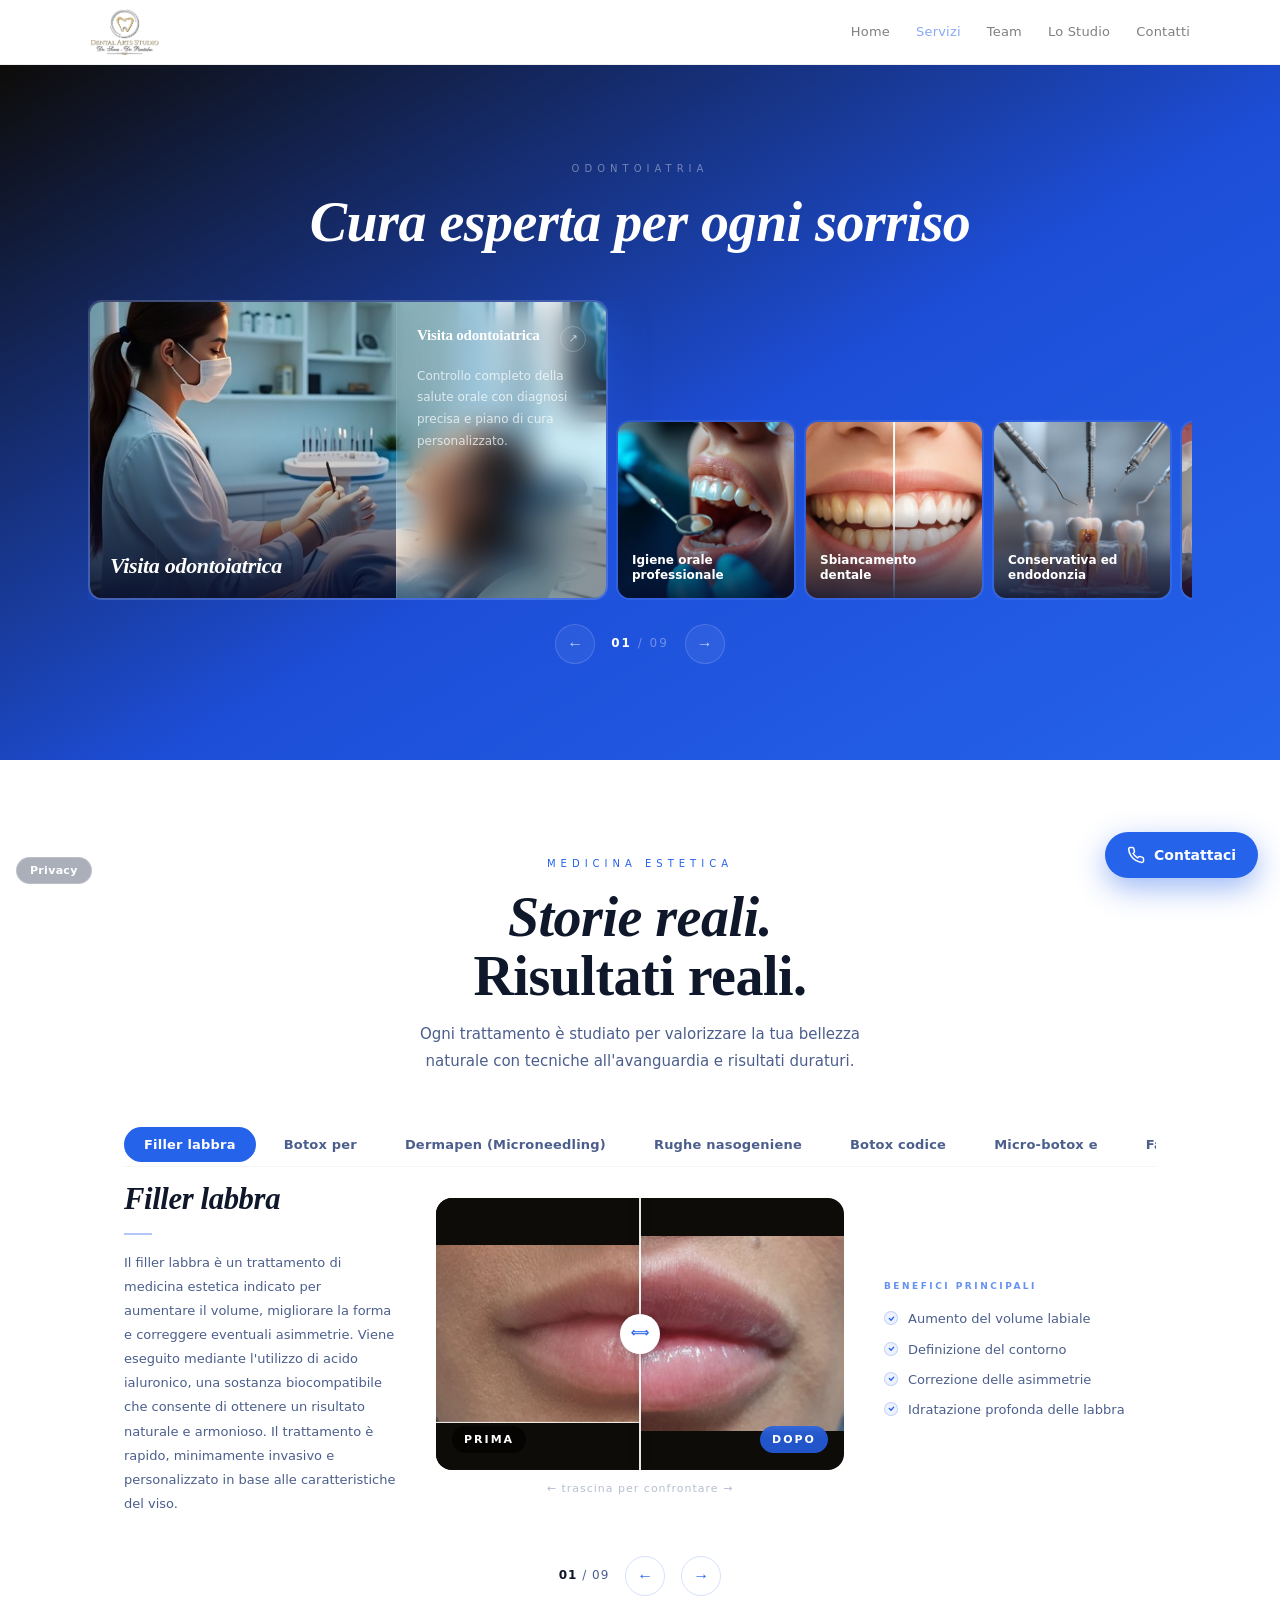
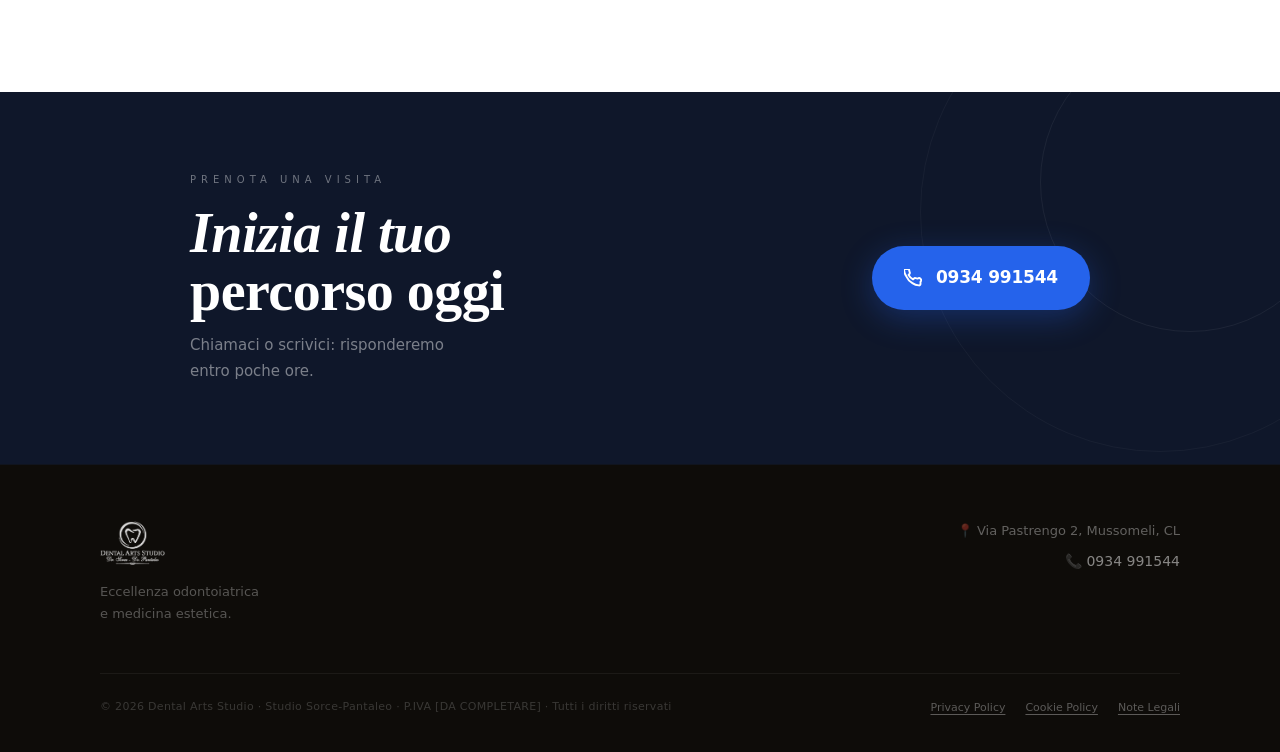
<file: v2/servizi.html>
<!DOCTYPE html>
<html lang="it">
<head>
  <meta charset="UTF-8"/>
  <meta name="viewport" content="width=device-width,initial-scale=1"/>
  
  <title>Servizi — Dental Arts Studio · Sorce-Pantaleo</title>
  <script>document.documentElement.classList.add('js')</script>
  <link rel="stylesheet" href="assets/site.css"/>
  <meta name="description" content="Servizi odontoiatrici e medicina estetica dello Studio Sorce-Pantaleo a Mussomeli."/>
  <!-- Font: caricato solo dopo il consenso cookie (GDPR) -->
  <link rel="preconnect" href="https://fonts.googleapis.com"/>
  <link rel="preconnect" href="https://fonts.gstatic.com" crossorigin/>
  <script>
    // Carica Google Fonts solo se l'utente ha dato consenso
    (function(){
      if(localStorage.getItem('__cookie_consent') === 'accepted'){
        var l=document.createElement('link');
        l.rel='stylesheet';
        l.href='https://fonts.googleapis.com/css2?family=Cormorant+Garamond:ital,wght@0,400;0,500;0,600;0,700;1,400;1,500&family=DM+Sans:ital,opsz,wght@0,9..40,300;0,9..40,400;0,9..40,500;0,9..40,600;0,9..40,700;1,9..40,300;1,9..40,400&display=swap';
        document.head.appendChild(l);
      }
    })();
  </script>
  <style>
    *{box-sizing:border-box;margin:0;padding:0;}
    html{scroll-behavior:smooth;scroll-padding-top:64px;}
    body{font-family:'DM Sans', system-ui, sans-serif;background:#EFF6FF;color:#0F172A;line-height:1.6;}
    section{scroll-margin-top:64px;}

    /* ── Mobile ─────────────────────────────────────── */
    @media(max-width:768px){
      /* Nav */
      nav div:last-child{display:none;}

      /* Sezioni: padding ridotto */
      section{padding-left:16px!important;padding-right:16px!important;}

      /* ── Hero ─────────────────────────────────────── */
      #hero{
        min-height:auto!important;
        padding:120px 20px 0!important;
        align-items:flex-start!important;
      }
      #hero > div{padding-bottom:40px!important;}
      #hero h1{font-size:clamp(36px,11vw,52px)!important;line-height:1.05!important;}
      /* Tagline più piccola */
      #hero p{font-size:14px!important;margin-bottom:32px!important;}
      /* Bottoni hero: colonna singola, full width */
      #hero div[style*="display:flex;flex-wrap:wrap"]{
        flex-direction:column!important;
        align-items:stretch!important;
        gap:10px!important;
        width:100%!important;
      }
      #hero div[style*="display:flex;flex-wrap:wrap"] a{
        text-align:center!important;
        justify-content:center!important;
        padding:16px 24px!important;
      }
      /* Stats bar: posizionata sotto i bottoni su mobile */
      #__hero_stats{
        position:static!important;
        display:grid!important;
        grid-template-columns:1fr 1fr!important;
        margin-top:32px!important;
        border-radius:12px!important;
        overflow:hidden!important;
      }
      #__hero_stats > div{
        border-right:none!important;
        border-bottom:1px solid rgba(255,255,255,0.07)!important;
        padding:16px 20px!important;
        min-width:0!important;
      }
      #__hero_stats > div p:first-child{
        font-size:26px!important;
      }
      /* Hero: flex column per far scorrere stats sotto i bottoni */
      #hero{
        flex-direction:column!important;
        align-items:stretch!important;
        padding-bottom:32px!important;
      }
      #hero > div:first-of-type{
        display:flex!important;
        flex-direction:column!important;
        align-items:center!important;
      }

      /* ── Griglie generiche → 1 colonna ──────────── */
      [data-gallery]{grid-template-columns:repeat(2,1fr)!important;}

      div[style*="grid-template-columns:3fr 2fr"],
      div[style*="grid-template-columns:1fr 1fr"]{
        display:flex!important;
        flex-direction:column!important;
        align-items:center!important;
      }
      /* Dove siamo + Orari: full width centrati */
      #contatti,#orari{padding-left:16px!important;padding-right:16px!important;}
      #contatti > div,#orari > div{width:100%!important;max-width:100%!important;}

      /* ── Servizi carousel ────────────────────────── */
      #servizi [style*="grid-template-columns:repeat(3"]{grid-template-columns:1fr!important;}
      /* Nascondi freccette nav in servizi su mobile */
      #servizi [style*="align-items:center;justify-content:center;gap:16px;margin-top:24px"]{display:none!important;}
      #servizi [style*="min-height:340px"]{min-height:220px!important;}
      #servizi [style*="display:flex;justify-content:center"]{flex-direction:column!important;}
      #servizi [style*="display:flex;justify-content:center"] > div{width:100%!important;}

      /* ── Medicina estetica ───────────────────────── */
      #medicina-estetica [style*="grid-template-columns"]{
        grid-template-columns:1fr!important;
        gap:16px!important;
      }
      /* Slider prima/dopo: altezza adatta al mobile */
      #medicina-estetica [style*="aspect-ratio:3/2"]{
        aspect-ratio:4/3!important;
      }

      /* ── Team ────────────────────────────────────── */
      #team [style*="display:flex;gap:48px"]{
        flex-direction:column!important;
        gap:24px!important;
      }
      #team [style*="width:340px"]{width:100%!important;}

      /* ── Orari ───────────────────────────────────── */
      #orari [style*="display:flex;gap:40px"]{
        flex-direction:column!important;
        gap:24px!important;
      }
      #orari [style*="width:240px"]{width:100%!important;min-height:auto!important;}

      /* ── Reviews ─────────────────────────────────── */
      #recensioni [style*="grid-template-columns"]{grid-template-columns:1fr!important;}

      /* ── How it works ────────────────────────────── */
      #come-funziona [style*="display:flex;gap"]{
        flex-direction:column!important;
        align-items:center!important;
      }
      #come-funziona [data-draw-line]{display:none!important;}

      /* ── Booking barber ──────────────────────────── */
      #prenota [style*="grid-template-columns:repeat(auto-fit"]{grid-template-columns:1fr!important;}
      #prenota [style*="letter-spacing:3px"]{font-size:9px!important;}

      /* ── FAQ ─────────────────────────────────────── */
      #faq [style*="grid-template-columns"]{grid-template-columns:1fr!important;}

      /* ── Gallery ─────────────────────────────────── */
      #gallery [style*="max-width:1400px"]{max-width:100%!important;}
      #gallery .gl_light-slide{height:200px!important;}

      /* ── Footer ──────────────────────────────────── */
      footer > div > div[style*="display:flex"]{
        flex-direction:column!important;
        gap:24px!important;
        align-items:flex-start!important;
      }
      footer > div > div[style*="align-items:flex-end"]{
        align-items:flex-start!important;
      }

      /* ── Palette toggle: fisso in alto nella hero su mobile ─ */
      #__palette-wrap{top:72px!important;right:12px!important;bottom:auto!important;}
    }

    /* ── Animations ─────────────────────────────────── */

    @keyframes heroBlurIn {
      from { opacity:0; filter:blur(10px); transform:translateY(28px); }
      to   { opacity:1; filter:blur(0px); transform:translateY(0); }
    }
    @keyframes fadeUp {
      from { opacity:0; transform:translateY(48px); }
      to   { opacity:1; transform:translateY(0); }
    }
    @keyframes floatA {
      0%,100% { transform:translateY(0px) scale(1); }
      50%     { transform:translateY(-22px) scale(1.05); }
    }
    @keyframes floatB {
      0%,100% { transform:translateY(0px) translateX(0px); }
      33%     { transform:translateY(-14px) translateX(12px); }
      66%     { transform:translateY(8px) translateX(-8px); }
    }
    @keyframes floatC {
      0%,100% { transform:scale(1); }
      50%     { transform:scale(1.15); }
    }
    @keyframes navUnderline {
      from { transform:scaleX(0); }
      to   { transform:scaleX(1); }
    }

    /* Hero: stagger figli diretti con blur */
    #hero > div > * {
      opacity:0;
      animation: heroBlurIn 1.1s cubic-bezier(0.22,1,0.36,1) forwards;
    }
    #hero > div > *:nth-child(1) { animation-delay:0.05s; }
    #hero > div > *:nth-child(2) { animation-delay:0.25s; }
    #hero > div > *:nth-child(3) { animation-delay:0.42s; }
    #hero > div > *:nth-child(4) { animation-delay:0.58s; }
    #hero > div > *:nth-child(5) { animation-delay:0.72s; }
    #hero > div > *:nth-child(6) { animation-delay:0.84s; }

    /* Scroll reveal — con blur */
    .sr {
      opacity:0;
      filter:blur(6px);
      transform:translateY(36px);
      transition:
        opacity 0.9s cubic-bezier(0.22,1,0.36,1),
        transform 0.9s cubic-bezier(0.22,1,0.36,1),
        filter 0.9s cubic-bezier(0.22,1,0.36,1);
    }
    .sr.in { opacity:1; filter:blur(0); transform:translateY(0); }

    /* Gallery hover */
    [data-gallery] div { overflow:hidden; }
    [data-gallery] img { transition:transform 0.6s cubic-bezier(0.25,0.46,0.45,0.94); display:block; }
    [data-gallery] div:hover img { transform:scale(1.06); }

    /* CTA hover */
    a { transition:opacity 0.2s, transform 0.2s; }
    a:hover { opacity:0.88; }
    #hero a:hover { transform:translateY(-3px); opacity:1; }

    /* Nav hover underline */
    .__nav-link { position:relative; }
    .__nav-link::after {
      content:'';
      position:absolute;
      bottom:-3px; left:0; right:0;
      height:1.5px;
      background:currentColor;
      transform:scaleX(0);
      transform-origin:left;
      transition:transform 0.3s cubic-bezier(0.4,0,0.2,1);
    }
    .__nav-link:hover::after { transform:scaleX(1); }

    /* Nav blur on scroll */
    nav.scrolled {
      backdrop-filter:blur(20px);
      -webkit-backdrop-filter:blur(20px);
      box-shadow:0 1px 0 rgba(0,0,0,0.08);
    }

    /* Scrollbar */
    ::-webkit-scrollbar { width:5px; }
    ::-webkit-scrollbar-track { background:transparent; }
    ::-webkit-scrollbar-thumb { background:rgba(0,0,0,0.18); border-radius:3px; }

    /* Selection */
    ::selection { background:#2563EB28; color:#2563EB; }
  </style>
</head>
<body>
<nav style="position:sticky;top:0;z-index:100;background:rgba(255,255,255,0.97);border-bottom:1px solid rgba(0,0,0,0.06);padding:0 24px;"><div style="max-width:1100px;margin:0 auto;display:flex;align-items:center;justify-content:space-between;height:64px;"><a href="index.html" style="text-decoration:none;flex-shrink:0;display:flex;align-items:center;"><img src="assets/img/e95d2aca2b57.png" alt="Dental Arts Studio" style="height:47px;width:auto;object-fit:contain;display:block;" /></a><div style="display:flex;gap:26px;flex-wrap:wrap;align-items:center;"><a href="index.html" class="__nav-link" style="color:#1A1814;opacity:0.55;font-weight:500;text-decoration:none;font-size:13px;letter-spacing:0.2px;font-family:'DM Sans',system-ui,sans-serif;">Home</a><a href="servizi.html" class="__nav-link" style="color:#2563EB;opacity:1;font-weight:600;text-decoration:none;font-size:13px;letter-spacing:0.2px;font-family:'DM Sans',system-ui,sans-serif;">Servizi</a><a href="team.html" class="__nav-link" style="color:#1A1814;opacity:0.55;font-weight:500;text-decoration:none;font-size:13px;letter-spacing:0.2px;font-family:'DM Sans',system-ui,sans-serif;">Team</a><a href="studio.html" class="__nav-link" style="color:#1A1814;opacity:0.55;font-weight:500;text-decoration:none;font-size:13px;letter-spacing:0.2px;font-family:'DM Sans',system-ui,sans-serif;">Lo Studio</a><a href="contatti.html" class="__nav-link" style="color:#1A1814;opacity:0.55;font-weight:500;text-decoration:none;font-size:13px;letter-spacing:0.2px;font-family:'DM Sans',system-ui,sans-serif;">Contatti</a></div></div></nav>
<section id="servizi" style="background:linear-gradient(150deg,#0E0C09 0%,#1D4ED8 55%,#2563EB 100%);padding:96px 0;">
  <div style="max-width:1200px;margin:0 auto;padding:0 48px;">

    <!-- Header -->
    <div style="text-align:center;margin-bottom:48px;">
      <p style="font-size:10px;letter-spacing:5px;text-transform:uppercase;color:rgba(255,255,255,0.4);margin-bottom:16px;font-family:'DM Sans', system-ui, sans-serif;">Odontoiatria</p>
      <h2 style="font-size:clamp(32px,5vw,56px);font-weight:600;color:#fff;font-family:'Cormorant Garamond', Georgia, serif;letter-spacing:-0.5px;line-height:1.05;font-style:italic;margin:0;">Cura esperta per ogni sorriso</h2>
    </div>

    <!-- Expanding cards strip -->
    <div id="__csl_servizi_strip" style="display:flex;gap:8px;align-items:flex-end;height:300px;overflow-x:auto;overflow-y:visible;scrollbar-width:none;">
      
      <div class="__csl_servizi_card" data-idx="0" data-active
        style="flex-shrink:0;width:520px;height:300px;border-radius:14px;overflow:hidden;cursor:default;position:relative;
               border:2px solid rgba(255,255,255,0.18);
               transition:width 0.55s cubic-bezier(0.4,0,0.2,1),height 0.55s cubic-bezier(0.4,0,0.2,1),border-color 0.3s,box-shadow 0.3s;
               box-shadow:0 8px 40px #2563EB70;"
        onclick="__csl_servizi_go(0)">
        <img src="assets/img/4891187cee68.jpg" alt="Visita odontoiatrica" style="position:absolute;inset:0;width:100%;height:100%;object-fit:cover;transition:transform 0.55s;" />
        <!-- Inactive view -->
        <div class="__csl_servizi_inactive" style="position:absolute;inset:0;display:none;flex-direction:column;justify-content:flex-end;">
          <div style="position:absolute;inset:0;background:linear-gradient(to top,rgba(4,10,40,0.82) 0%,transparent 50%);"></div>
          <div style="position:relative;z-index:1;padding:14px;">
            <p style="font-size:12px;font-weight:700;color:#fff;margin:0;font-family:'DM Sans', system-ui, sans-serif;white-space:normal;line-height:1.3;">Visita odontoiatrica</p>
          </div>
        </div>
        <!-- Active view -->
        <div class="__csl_servizi_active" style="position:absolute;inset:0;display:flex;">
          <div style="position:relative;flex:1;min-width:0;">
            <div style="position:absolute;inset:0;background:linear-gradient(to top,rgba(4,10,40,0.88) 0%,transparent 55%);"></div>
            <div style="position:absolute;bottom:20px;left:20px;right:16px;">
              <p style="font-size:22px;font-weight:700;color:#fff;margin:0;font-family:'Cormorant Garamond', Georgia, serif;line-height:1.15;letter-spacing:-0.3px;font-style:italic;">Visita odontoiatrica</p>
            </div>
          </div>
          <div style="width:210px;flex-shrink:0;background:rgba(255,255,255,0.07);backdrop-filter:blur(16px);padding:24px 20px;display:flex;flex-direction:column;border-left:1px solid rgba(255,255,255,0.1);">
            <div style="display:flex;justify-content:space-between;align-items:flex-start;margin-bottom:14px;">
              <p style="font-size:15px;font-weight:700;color:#fff;margin:0;font-family:'Cormorant Garamond', Georgia, serif;line-height:1.25;letter-spacing:-0.2px;flex:1;">Visita odontoiatrica</p>
              <div style="flex-shrink:0;width:26px;height:26px;border-radius:50%;border:1px solid rgba(255,255,255,0.22);display:flex;align-items:center;justify-content:center;color:rgba(255,255,255,0.65);font-size:11px;margin-left:10px;">↗</div>
            </div>
            <p style="font-size:12px;color:rgba(255,255,255,0.72);line-height:1.8;margin:0;font-weight:300;font-family:'DM Sans', system-ui, sans-serif;">Controllo completo della salute orale con diagnosi precisa e piano di cura personalizzato.</p>
          </div>
        </div>
      </div>
      <div class="__csl_servizi_card" data-idx="1" 
        style="flex-shrink:0;width:180px;height:180px;border-radius:14px;overflow:hidden;cursor:pointer;position:relative;
               border:2px solid rgba(255,255,255,0.08);
               transition:width 0.55s cubic-bezier(0.4,0,0.2,1),height 0.55s cubic-bezier(0.4,0,0.2,1),border-color 0.3s,box-shadow 0.3s;
               box-shadow:none;"
        onclick="__csl_servizi_go(1)">
        <img src="assets/img/1efd2e4463b9.jpg" alt="Igiene orale professionale" style="position:absolute;inset:0;width:100%;height:100%;object-fit:cover;transition:transform 0.55s;" />
        <!-- Inactive view -->
        <div class="__csl_servizi_inactive" style="position:absolute;inset:0;display:flex;flex-direction:column;justify-content:flex-end;">
          <div style="position:absolute;inset:0;background:linear-gradient(to top,rgba(4,10,40,0.82) 0%,transparent 50%);"></div>
          <div style="position:relative;z-index:1;padding:14px;">
            <p style="font-size:12px;font-weight:700;color:#fff;margin:0;font-family:'DM Sans', system-ui, sans-serif;white-space:normal;line-height:1.3;">Igiene orale professionale</p>
          </div>
        </div>
        <!-- Active view -->
        <div class="__csl_servizi_active" style="position:absolute;inset:0;display:none;">
          <div style="position:relative;flex:1;min-width:0;">
            <div style="position:absolute;inset:0;background:linear-gradient(to top,rgba(4,10,40,0.88) 0%,transparent 55%);"></div>
            <div style="position:absolute;bottom:20px;left:20px;right:16px;">
              <p style="font-size:22px;font-weight:700;color:#fff;margin:0;font-family:'Cormorant Garamond', Georgia, serif;line-height:1.15;letter-spacing:-0.3px;font-style:italic;">Igiene orale professionale</p>
            </div>
          </div>
          <div style="width:210px;flex-shrink:0;background:rgba(255,255,255,0.07);backdrop-filter:blur(16px);padding:24px 20px;display:flex;flex-direction:column;border-left:1px solid rgba(255,255,255,0.1);">
            <div style="display:flex;justify-content:space-between;align-items:flex-start;margin-bottom:14px;">
              <p style="font-size:15px;font-weight:700;color:#fff;margin:0;font-family:'Cormorant Garamond', Georgia, serif;line-height:1.25;letter-spacing:-0.2px;flex:1;">Igiene orale professionale</p>
              <div style="flex-shrink:0;width:26px;height:26px;border-radius:50%;border:1px solid rgba(255,255,255,0.22);display:flex;align-items:center;justify-content:center;color:rgba(255,255,255,0.65);font-size:11px;margin-left:10px;">↗</div>
            </div>
            <p style="font-size:12px;color:rgba(255,255,255,0.72);line-height:1.8;margin:0;font-weight:300;font-family:'DM Sans', system-ui, sans-serif;">Pulizia professionale, rimozione del tartaro e lucidatura per una bocca sana e pulita.</p>
          </div>
        </div>
      </div>
      <div class="__csl_servizi_card" data-idx="2" 
        style="flex-shrink:0;width:180px;height:180px;border-radius:14px;overflow:hidden;cursor:pointer;position:relative;
               border:2px solid rgba(255,255,255,0.08);
               transition:width 0.55s cubic-bezier(0.4,0,0.2,1),height 0.55s cubic-bezier(0.4,0,0.2,1),border-color 0.3s,box-shadow 0.3s;
               box-shadow:none;"
        onclick="__csl_servizi_go(2)">
        <img src="assets/img/970f8ff169fa.jpg" alt="Sbiancamento dentale" style="position:absolute;inset:0;width:100%;height:100%;object-fit:cover;transition:transform 0.55s;" />
        <!-- Inactive view -->
        <div class="__csl_servizi_inactive" style="position:absolute;inset:0;display:flex;flex-direction:column;justify-content:flex-end;">
          <div style="position:absolute;inset:0;background:linear-gradient(to top,rgba(4,10,40,0.82) 0%,transparent 50%);"></div>
          <div style="position:relative;z-index:1;padding:14px;">
            <p style="font-size:12px;font-weight:700;color:#fff;margin:0;font-family:'DM Sans', system-ui, sans-serif;white-space:normal;line-height:1.3;">Sbiancamento dentale</p>
          </div>
        </div>
        <!-- Active view -->
        <div class="__csl_servizi_active" style="position:absolute;inset:0;display:none;">
          <div style="position:relative;flex:1;min-width:0;">
            <div style="position:absolute;inset:0;background:linear-gradient(to top,rgba(4,10,40,0.88) 0%,transparent 55%);"></div>
            <div style="position:absolute;bottom:20px;left:20px;right:16px;">
              <p style="font-size:22px;font-weight:700;color:#fff;margin:0;font-family:'Cormorant Garamond', Georgia, serif;line-height:1.15;letter-spacing:-0.3px;font-style:italic;">Sbiancamento dentale</p>
            </div>
          </div>
          <div style="width:210px;flex-shrink:0;background:rgba(255,255,255,0.07);backdrop-filter:blur(16px);padding:24px 20px;display:flex;flex-direction:column;border-left:1px solid rgba(255,255,255,0.1);">
            <div style="display:flex;justify-content:space-between;align-items:flex-start;margin-bottom:14px;">
              <p style="font-size:15px;font-weight:700;color:#fff;margin:0;font-family:'Cormorant Garamond', Georgia, serif;line-height:1.25;letter-spacing:-0.2px;flex:1;">Sbiancamento dentale</p>
              <div style="flex-shrink:0;width:26px;height:26px;border-radius:50%;border:1px solid rgba(255,255,255,0.22);display:flex;align-items:center;justify-content:center;color:rgba(255,255,255,0.65);font-size:11px;margin-left:10px;">↗</div>
            </div>
            <p style="font-size:12px;color:rgba(255,255,255,0.72);line-height:1.8;margin:0;font-weight:300;font-family:'DM Sans', system-ui, sans-serif;">Sbiancamento professionale in studio e domiciliare per un sorriso luminoso e naturale.</p>
          </div>
        </div>
      </div>
      <div class="__csl_servizi_card" data-idx="3" 
        style="flex-shrink:0;width:180px;height:180px;border-radius:14px;overflow:hidden;cursor:pointer;position:relative;
               border:2px solid rgba(255,255,255,0.08);
               transition:width 0.55s cubic-bezier(0.4,0,0.2,1),height 0.55s cubic-bezier(0.4,0,0.2,1),border-color 0.3s,box-shadow 0.3s;
               box-shadow:none;"
        onclick="__csl_servizi_go(3)">
        <img src="assets/img/1880938bad2b.jpg" alt="Conservativa ed endodonzia" style="position:absolute;inset:0;width:100%;height:100%;object-fit:cover;transition:transform 0.55s;" />
        <!-- Inactive view -->
        <div class="__csl_servizi_inactive" style="position:absolute;inset:0;display:flex;flex-direction:column;justify-content:flex-end;">
          <div style="position:absolute;inset:0;background:linear-gradient(to top,rgba(4,10,40,0.82) 0%,transparent 50%);"></div>
          <div style="position:relative;z-index:1;padding:14px;">
            <p style="font-size:12px;font-weight:700;color:#fff;margin:0;font-family:'DM Sans', system-ui, sans-serif;white-space:normal;line-height:1.3;">Conservativa ed endodonzia</p>
          </div>
        </div>
        <!-- Active view -->
        <div class="__csl_servizi_active" style="position:absolute;inset:0;display:none;">
          <div style="position:relative;flex:1;min-width:0;">
            <div style="position:absolute;inset:0;background:linear-gradient(to top,rgba(4,10,40,0.88) 0%,transparent 55%);"></div>
            <div style="position:absolute;bottom:20px;left:20px;right:16px;">
              <p style="font-size:22px;font-weight:700;color:#fff;margin:0;font-family:'Cormorant Garamond', Georgia, serif;line-height:1.15;letter-spacing:-0.3px;font-style:italic;">Conservativa ed endodonzia</p>
            </div>
          </div>
          <div style="width:210px;flex-shrink:0;background:rgba(255,255,255,0.07);backdrop-filter:blur(16px);padding:24px 20px;display:flex;flex-direction:column;border-left:1px solid rgba(255,255,255,0.1);">
            <div style="display:flex;justify-content:space-between;align-items:flex-start;margin-bottom:14px;">
              <p style="font-size:15px;font-weight:700;color:#fff;margin:0;font-family:'Cormorant Garamond', Georgia, serif;line-height:1.25;letter-spacing:-0.2px;flex:1;">Conservativa ed endodonzia</p>
              <div style="flex-shrink:0;width:26px;height:26px;border-radius:50%;border:1px solid rgba(255,255,255,0.22);display:flex;align-items:center;justify-content:center;color:rgba(255,255,255,0.65);font-size:11px;margin-left:10px;">↗</div>
            </div>
            <p style="font-size:12px;color:rgba(255,255,255,0.72);line-height:1.8;margin:0;font-weight:300;font-family:'DM Sans', system-ui, sans-serif;">Otturazioni estetiche in composito e trattamenti canalari per salvare i denti naturali.</p>
          </div>
        </div>
      </div>
      <div class="__csl_servizi_card" data-idx="4" 
        style="flex-shrink:0;width:180px;height:180px;border-radius:14px;overflow:hidden;cursor:pointer;position:relative;
               border:2px solid rgba(255,255,255,0.08);
               transition:width 0.55s cubic-bezier(0.4,0,0.2,1),height 0.55s cubic-bezier(0.4,0,0.2,1),border-color 0.3s,box-shadow 0.3s;
               box-shadow:none;"
        onclick="__csl_servizi_go(4)">
        <img src="assets/img/9a10407e27a1.jpg" alt="Chirurgia orale avanzata" style="position:absolute;inset:0;width:100%;height:100%;object-fit:cover;transition:transform 0.55s;" />
        <!-- Inactive view -->
        <div class="__csl_servizi_inactive" style="position:absolute;inset:0;display:flex;flex-direction:column;justify-content:flex-end;">
          <div style="position:absolute;inset:0;background:linear-gradient(to top,rgba(4,10,40,0.82) 0%,transparent 50%);"></div>
          <div style="position:relative;z-index:1;padding:14px;">
            <p style="font-size:12px;font-weight:700;color:#fff;margin:0;font-family:'DM Sans', system-ui, sans-serif;white-space:normal;line-height:1.3;">Chirurgia orale avanzata</p>
          </div>
        </div>
        <!-- Active view -->
        <div class="__csl_servizi_active" style="position:absolute;inset:0;display:none;">
          <div style="position:relative;flex:1;min-width:0;">
            <div style="position:absolute;inset:0;background:linear-gradient(to top,rgba(4,10,40,0.88) 0%,transparent 55%);"></div>
            <div style="position:absolute;bottom:20px;left:20px;right:16px;">
              <p style="font-size:22px;font-weight:700;color:#fff;margin:0;font-family:'Cormorant Garamond', Georgia, serif;line-height:1.15;letter-spacing:-0.3px;font-style:italic;">Chirurgia orale avanzata</p>
            </div>
          </div>
          <div style="width:210px;flex-shrink:0;background:rgba(255,255,255,0.07);backdrop-filter:blur(16px);padding:24px 20px;display:flex;flex-direction:column;border-left:1px solid rgba(255,255,255,0.1);">
            <div style="display:flex;justify-content:space-between;align-items:flex-start;margin-bottom:14px;">
              <p style="font-size:15px;font-weight:700;color:#fff;margin:0;font-family:'Cormorant Garamond', Georgia, serif;line-height:1.25;letter-spacing:-0.2px;flex:1;">Chirurgia orale avanzata</p>
              <div style="flex-shrink:0;width:26px;height:26px;border-radius:50%;border:1px solid rgba(255,255,255,0.22);display:flex;align-items:center;justify-content:center;color:rgba(255,255,255,0.65);font-size:11px;margin-left:10px;">↗</div>
            </div>
            <p style="font-size:12px;color:rgba(255,255,255,0.72);line-height:1.8;margin:0;font-weight:300;font-family:'DM Sans', system-ui, sans-serif;">Estrazioni, chirurgia parodontale e interventi ambulatoriali con tecnologie di ultima generazione.</p>
          </div>
        </div>
      </div>
      <div class="__csl_servizi_card" data-idx="5" 
        style="flex-shrink:0;width:180px;height:180px;border-radius:14px;overflow:hidden;cursor:pointer;position:relative;
               border:2px solid rgba(255,255,255,0.08);
               transition:width 0.55s cubic-bezier(0.4,0,0.2,1),height 0.55s cubic-bezier(0.4,0,0.2,1),border-color 0.3s,box-shadow 0.3s;
               box-shadow:none;"
        onclick="__csl_servizi_go(5)">
        <img src="assets/img/393cb7289afd.jpg" alt="Implantologia guidata" style="position:absolute;inset:0;width:100%;height:100%;object-fit:cover;transition:transform 0.55s;" />
        <!-- Inactive view -->
        <div class="__csl_servizi_inactive" style="position:absolute;inset:0;display:flex;flex-direction:column;justify-content:flex-end;">
          <div style="position:absolute;inset:0;background:linear-gradient(to top,rgba(4,10,40,0.82) 0%,transparent 50%);"></div>
          <div style="position:relative;z-index:1;padding:14px;">
            <p style="font-size:12px;font-weight:700;color:#fff;margin:0;font-family:'DM Sans', system-ui, sans-serif;white-space:normal;line-height:1.3;">Implantologia guidata</p>
          </div>
        </div>
        <!-- Active view -->
        <div class="__csl_servizi_active" style="position:absolute;inset:0;display:none;">
          <div style="position:relative;flex:1;min-width:0;">
            <div style="position:absolute;inset:0;background:linear-gradient(to top,rgba(4,10,40,0.88) 0%,transparent 55%);"></div>
            <div style="position:absolute;bottom:20px;left:20px;right:16px;">
              <p style="font-size:22px;font-weight:700;color:#fff;margin:0;font-family:'Cormorant Garamond', Georgia, serif;line-height:1.15;letter-spacing:-0.3px;font-style:italic;">Implantologia guidata</p>
            </div>
          </div>
          <div style="width:210px;flex-shrink:0;background:rgba(255,255,255,0.07);backdrop-filter:blur(16px);padding:24px 20px;display:flex;flex-direction:column;border-left:1px solid rgba(255,255,255,0.1);">
            <div style="display:flex;justify-content:space-between;align-items:flex-start;margin-bottom:14px;">
              <p style="font-size:15px;font-weight:700;color:#fff;margin:0;font-family:'Cormorant Garamond', Georgia, serif;line-height:1.25;letter-spacing:-0.2px;flex:1;">Implantologia guidata</p>
              <div style="flex-shrink:0;width:26px;height:26px;border-radius:50%;border:1px solid rgba(255,255,255,0.22);display:flex;align-items:center;justify-content:center;color:rgba(255,255,255,0.65);font-size:11px;margin-left:10px;">↗</div>
            </div>
            <p style="font-size:12px;color:rgba(255,255,255,0.72);line-height:1.8;margin:0;font-weight:300;font-family:'DM Sans', system-ui, sans-serif;">Impianti a carico immediato con pianificazione 3D per risultati precisi, stabili e naturali.</p>
          </div>
        </div>
      </div>
      <div class="__csl_servizi_card" data-idx="6" 
        style="flex-shrink:0;width:180px;height:180px;border-radius:14px;overflow:hidden;cursor:pointer;position:relative;
               border:2px solid rgba(255,255,255,0.08);
               transition:width 0.55s cubic-bezier(0.4,0,0.2,1),height 0.55s cubic-bezier(0.4,0,0.2,1),border-color 0.3s,box-shadow 0.3s;
               box-shadow:none;"
        onclick="__csl_servizi_go(6)">
        <img src="assets/img/c518acae8673.jpg" alt="Protesi e corone" style="position:absolute;inset:0;width:100%;height:100%;object-fit:cover;transition:transform 0.55s;" />
        <!-- Inactive view -->
        <div class="__csl_servizi_inactive" style="position:absolute;inset:0;display:flex;flex-direction:column;justify-content:flex-end;">
          <div style="position:absolute;inset:0;background:linear-gradient(to top,rgba(4,10,40,0.82) 0%,transparent 50%);"></div>
          <div style="position:relative;z-index:1;padding:14px;">
            <p style="font-size:12px;font-weight:700;color:#fff;margin:0;font-family:'DM Sans', system-ui, sans-serif;white-space:normal;line-height:1.3;">Protesi e corone</p>
          </div>
        </div>
        <!-- Active view -->
        <div class="__csl_servizi_active" style="position:absolute;inset:0;display:none;">
          <div style="position:relative;flex:1;min-width:0;">
            <div style="position:absolute;inset:0;background:linear-gradient(to top,rgba(4,10,40,0.88) 0%,transparent 55%);"></div>
            <div style="position:absolute;bottom:20px;left:20px;right:16px;">
              <p style="font-size:22px;font-weight:700;color:#fff;margin:0;font-family:'Cormorant Garamond', Georgia, serif;line-height:1.15;letter-spacing:-0.3px;font-style:italic;">Protesi e corone</p>
            </div>
          </div>
          <div style="width:210px;flex-shrink:0;background:rgba(255,255,255,0.07);backdrop-filter:blur(16px);padding:24px 20px;display:flex;flex-direction:column;border-left:1px solid rgba(255,255,255,0.1);">
            <div style="display:flex;justify-content:space-between;align-items:flex-start;margin-bottom:14px;">
              <p style="font-size:15px;font-weight:700;color:#fff;margin:0;font-family:'Cormorant Garamond', Georgia, serif;line-height:1.25;letter-spacing:-0.2px;flex:1;">Protesi e corone</p>
              <div style="flex-shrink:0;width:26px;height:26px;border-radius:50%;border:1px solid rgba(255,255,255,0.22);display:flex;align-items:center;justify-content:center;color:rgba(255,255,255,0.65);font-size:11px;margin-left:10px;">↗</div>
            </div>
            <p style="font-size:12px;color:rgba(255,255,255,0.72);line-height:1.8;margin:0;font-weight:300;font-family:'DM Sans', system-ui, sans-serif;">Restauri fissi e rimovibili di alta qualità, estetici e funzionali su misura.</p>
          </div>
        </div>
      </div>
      <div class="__csl_servizi_card" data-idx="7" 
        style="flex-shrink:0;width:180px;height:180px;border-radius:14px;overflow:hidden;cursor:pointer;position:relative;
               border:2px solid rgba(255,255,255,0.08);
               transition:width 0.55s cubic-bezier(0.4,0,0.2,1),height 0.55s cubic-bezier(0.4,0,0.2,1),border-color 0.3s,box-shadow 0.3s;
               box-shadow:none;"
        onclick="__csl_servizi_go(7)">
        <img src="assets/img/8b07ccfded51.jpg" alt="Ortodonzia" style="position:absolute;inset:0;width:100%;height:100%;object-fit:cover;transition:transform 0.55s;" />
        <!-- Inactive view -->
        <div class="__csl_servizi_inactive" style="position:absolute;inset:0;display:flex;flex-direction:column;justify-content:flex-end;">
          <div style="position:absolute;inset:0;background:linear-gradient(to top,rgba(4,10,40,0.82) 0%,transparent 50%);"></div>
          <div style="position:relative;z-index:1;padding:14px;">
            <p style="font-size:12px;font-weight:700;color:#fff;margin:0;font-family:'DM Sans', system-ui, sans-serif;white-space:normal;line-height:1.3;">Ortodonzia</p>
          </div>
        </div>
        <!-- Active view -->
        <div class="__csl_servizi_active" style="position:absolute;inset:0;display:none;">
          <div style="position:relative;flex:1;min-width:0;">
            <div style="position:absolute;inset:0;background:linear-gradient(to top,rgba(4,10,40,0.88) 0%,transparent 55%);"></div>
            <div style="position:absolute;bottom:20px;left:20px;right:16px;">
              <p style="font-size:22px;font-weight:700;color:#fff;margin:0;font-family:'Cormorant Garamond', Georgia, serif;line-height:1.15;letter-spacing:-0.3px;font-style:italic;">Ortodonzia</p>
            </div>
          </div>
          <div style="width:210px;flex-shrink:0;background:rgba(255,255,255,0.07);backdrop-filter:blur(16px);padding:24px 20px;display:flex;flex-direction:column;border-left:1px solid rgba(255,255,255,0.1);">
            <div style="display:flex;justify-content:space-between;align-items:flex-start;margin-bottom:14px;">
              <p style="font-size:15px;font-weight:700;color:#fff;margin:0;font-family:'Cormorant Garamond', Georgia, serif;line-height:1.25;letter-spacing:-0.2px;flex:1;">Ortodonzia</p>
              <div style="flex-shrink:0;width:26px;height:26px;border-radius:50%;border:1px solid rgba(255,255,255,0.22);display:flex;align-items:center;justify-content:center;color:rgba(255,255,255,0.65);font-size:11px;margin-left:10px;">↗</div>
            </div>
            <p style="font-size:12px;color:rgba(255,255,255,0.72);line-height:1.8;margin:0;font-weight:300;font-family:'DM Sans', system-ui, sans-serif;">Apparecchi fissi, mobili e allineatori trasparenti con biomeccanica avanzata.</p>
          </div>
        </div>
      </div>
      <div class="__csl_servizi_card" data-idx="8" 
        style="flex-shrink:0;width:180px;height:180px;border-radius:14px;overflow:hidden;cursor:pointer;position:relative;
               border:2px solid rgba(255,255,255,0.08);
               transition:width 0.55s cubic-bezier(0.4,0,0.2,1),height 0.55s cubic-bezier(0.4,0,0.2,1),border-color 0.3s,box-shadow 0.3s;
               box-shadow:none;"
        onclick="__csl_servizi_go(8)">
        <img src="assets/img/3b6419e41889.jpg" alt="Prevenzione pediatrica" style="position:absolute;inset:0;width:100%;height:100%;object-fit:cover;transition:transform 0.55s;" />
        <!-- Inactive view -->
        <div class="__csl_servizi_inactive" style="position:absolute;inset:0;display:flex;flex-direction:column;justify-content:flex-end;">
          <div style="position:absolute;inset:0;background:linear-gradient(to top,rgba(4,10,40,0.82) 0%,transparent 50%);"></div>
          <div style="position:relative;z-index:1;padding:14px;">
            <p style="font-size:12px;font-weight:700;color:#fff;margin:0;font-family:'DM Sans', system-ui, sans-serif;white-space:normal;line-height:1.3;">Prevenzione pediatrica</p>
          </div>
        </div>
        <!-- Active view -->
        <div class="__csl_servizi_active" style="position:absolute;inset:0;display:none;">
          <div style="position:relative;flex:1;min-width:0;">
            <div style="position:absolute;inset:0;background:linear-gradient(to top,rgba(4,10,40,0.88) 0%,transparent 55%);"></div>
            <div style="position:absolute;bottom:20px;left:20px;right:16px;">
              <p style="font-size:22px;font-weight:700;color:#fff;margin:0;font-family:'Cormorant Garamond', Georgia, serif;line-height:1.15;letter-spacing:-0.3px;font-style:italic;">Prevenzione pediatrica</p>
            </div>
          </div>
          <div style="width:210px;flex-shrink:0;background:rgba(255,255,255,0.07);backdrop-filter:blur(16px);padding:24px 20px;display:flex;flex-direction:column;border-left:1px solid rgba(255,255,255,0.1);">
            <div style="display:flex;justify-content:space-between;align-items:flex-start;margin-bottom:14px;">
              <p style="font-size:15px;font-weight:700;color:#fff;margin:0;font-family:'Cormorant Garamond', Georgia, serif;line-height:1.25;letter-spacing:-0.2px;flex:1;">Prevenzione pediatrica</p>
              <div style="flex-shrink:0;width:26px;height:26px;border-radius:50%;border:1px solid rgba(255,255,255,0.22);display:flex;align-items:center;justify-content:center;color:rgba(255,255,255,0.65);font-size:11px;margin-left:10px;">↗</div>
            </div>
            <p style="font-size:12px;color:rgba(255,255,255,0.72);line-height:1.8;margin:0;font-weight:300;font-family:'DM Sans', system-ui, sans-serif;">Programmi di prevenzione dedicati ai più piccoli per una crescita dentale sana e serena.</p>
          </div>
        </div>
      </div>
    </div>

    <!-- Navigation -->
    <div style="display:flex;align-items:center;justify-content:center;gap:16px;margin-top:24px;">
      <button onclick="__csl_servizi_go(window['____csl_serviziIdx'] - 1)"
        style="width:40px;height:40px;border-radius:50%;border:1px solid rgba(255,255,255,0.15);background:rgba(255,255,255,0.06);cursor:pointer;color:rgba(255,255,255,0.7);font-size:16px;transition:all 0.2s;display:flex;align-items:center;justify-content:center;"
        onmouseover="this.style.background='rgba(255,255,255,0.15)'" onmouseout="this.style.background='rgba(255,255,255,0.06)'">←</button>
      <span style="font-size:12px;color:rgba(255,255,255,0.35);letter-spacing:2px;font-family:'DM Sans', system-ui, sans-serif;">
        <span id="__csl_servizi_cur" style="color:#fff;font-weight:700;">01</span> / 09
      </span>
      <button onclick="__csl_servizi_go(window['____csl_serviziIdx'] + 1)"
        style="width:40px;height:40px;border-radius:50%;border:1px solid rgba(255,255,255,0.15);background:rgba(255,255,255,0.06);cursor:pointer;color:rgba(255,255,255,0.7);font-size:16px;transition:all 0.2s;display:flex;align-items:center;justify-content:center;"
        onmouseover="this.style.background='rgba(255,255,255,0.15)'" onmouseout="this.style.background='rgba(255,255,255,0.06)'">→</button>
    </div>

  </div>
</section>

<script>
(function(){
  var uid = '__csl_servizi';
  var n = 9;
  window['__' + uid + 'Idx'] = 0;

  // Mark first card as active
  var firstCard = document.querySelector('.' + uid + '_card[data-idx="0"]');
  if(firstCard) firstCard.setAttribute('data-active','');

  window[uid + '_go'] = function(to) {
    var prev = window['__' + uid + 'Idx'];
    window['__' + uid + 'Idx'] = ((to % n) + n) % n;
    var cur = window['__' + uid + 'Idx'];
    if(prev === cur) return;

    document.querySelectorAll('.' + uid + '_card').forEach(function(c) {
      var idx = parseInt(c.getAttribute('data-idx'));
      var isActive = idx === cur;
      c.style.width       = isActive ? '520px' : '180px';
      c.style.height      = isActive ? '300px' : '180px';
      c.style.borderColor = isActive ? 'rgba(255,255,255,0.18)' : 'rgba(255,255,255,0.08)';
      c.style.boxShadow   = isActive ? '0 8px 40px #2563EB70' : 'none';
      c.style.cursor      = isActive ? 'default' : 'pointer';
      if(isActive) c.setAttribute('data-active',''); else c.removeAttribute('data-active');
      var inactiveEl = c.querySelector('.' + uid + '_inactive');
      var activeEl   = c.querySelector('.' + uid + '_active');
      if(inactiveEl) inactiveEl.style.display = isActive ? 'none' : 'flex';
      if(activeEl)   activeEl.style.display   = isActive ? 'flex' : 'none';
      var img = c.querySelector('img');
      if(img) img.style.transform = isActive ? 'scale(1.03)' : 'scale(1)';
    });

    // Scroll active card into view
    var activeCard = document.querySelector('.' + uid + '_card[data-idx="' + cur + '"]');
    if(activeCard) activeCard.scrollIntoView({ behavior:'smooth', block:'nearest', inline:'center' });

    var curEl = document.getElementById(uid + '_cur');
    if(curEl) curEl.textContent = String(cur + 1).padStart(2, '0');
  };
})();
</script>

<style>
  #medicina-estetica .__me_medicina_estetica_tab_active {
    background: #2563EB !important;
    color: #fff !important;
  }
  #__me_medicina_estetica_tabbar { scrollbar-width:none; }
  #__me_medicina_estetica_tabbar::-webkit-scrollbar { display:none; }
  #__me_medicina_estetica_nav_mobile { display:none; }
  @media(max-width:768px){
    #__me_medicina_estetica_nav_mobile { display:flex; }
    #__me_medicina_estetica_nav_desktop { display:none !important; }
    #__me_medicina_estetica_panels > div { grid-template-columns:1fr !important; gap:20px !important; }
    /* Header più compatto */
    #medicina-estetica { padding:56px 0 !important; }
    #medicina-estetica > div { padding:0 16px !important; }
    /* Tab bar: font più piccolo */
    #__me_medicina_estetica_tabbar button { font-size:11px !important; padding:8px 14px !important; }
    /* Slider handle più grande su mobile */
    #medicina-estetica [style*="cursor:ew-resize"] [style*="width:40px"] {
      width:52px !important; height:52px !important; font-size:16px !important;
    }
    /* Hint text nascosto su mobile (sostituito dalla pulsante handle) */
    #medicina-estetica p[style*="trascina"] { display:none !important; }
    /* Bullets testo più piccolo */
    #medicina-estetica ul li { font-size:12px !important; }
  }
</style>


<section id="medicina-estetica" style="background:#FFFFFF;padding:96px 0;">
  <div style="max-width:1080px;margin:0 auto;padding:0 24px;">

    <!-- Header -->
    <div style="text-align:center;margin-bottom:52px;">
      <p style="font-size:10px;letter-spacing:5px;text-transform:uppercase;color:#2563EB;margin-bottom:16px;font-family:'DM Sans', system-ui, sans-serif;">Medicina Estetica</p>
      <h2 style="font-size:clamp(32px,5vw,56px);font-weight:600;color:#0F172A;font-family:'Cormorant Garamond', Georgia, serif;letter-spacing:-0.5px;line-height:1.05;font-style:italic;margin:0 0 16px;">Storie reali.<br><span style="font-style:normal;font-weight:800;">Risultati reali.</span></h2>
      <p style="font-size:15px;color:#4B5E8C;max-width:480px;margin:0 auto;line-height:1.8;font-weight:300;">Ogni trattamento è studiato per valorizzare la tua bellezza naturale con tecniche all'avanguardia e risultati duraturi.</p>
    </div>

    <!-- Tab bar -->
    <div id="__me_medicina_estetica_tabbar" style="display:flex;gap:8px;margin-bottom:12px;overflow-x:auto;padding-bottom:4px;border-bottom:1px solid #0F172A0A;">
      
    <button id="__me_medicina_estetica_tab0"
      onclick="__me_medicina_estetica_go(0)"
      style="flex-shrink:0;padding:10px 20px;border:none;cursor:pointer;font-size:13px;font-weight:600;
             letter-spacing:0.2px;border-radius:100px;white-space:nowrap;font-family:'DM Sans', system-ui, sans-serif;
             transition:all 0.25s;
             background:#2563EB;
             color:#fff;">
      Filler labbra
    </button>
    <button id="__me_medicina_estetica_tab1"
      onclick="__me_medicina_estetica_go(1)"
      style="flex-shrink:0;padding:10px 20px;border:none;cursor:pointer;font-size:13px;font-weight:600;
             letter-spacing:0.2px;border-radius:100px;white-space:nowrap;font-family:'DM Sans', system-ui, sans-serif;
             transition:all 0.25s;
             background:transparent;
             color:#4B5E8C;">
      Botox per
    </button>
    <button id="__me_medicina_estetica_tab2"
      onclick="__me_medicina_estetica_go(2)"
      style="flex-shrink:0;padding:10px 20px;border:none;cursor:pointer;font-size:13px;font-weight:600;
             letter-spacing:0.2px;border-radius:100px;white-space:nowrap;font-family:'DM Sans', system-ui, sans-serif;
             transition:all 0.25s;
             background:transparent;
             color:#4B5E8C;">
      Dermapen (Microneedling)
    </button>
    <button id="__me_medicina_estetica_tab3"
      onclick="__me_medicina_estetica_go(3)"
      style="flex-shrink:0;padding:10px 20px;border:none;cursor:pointer;font-size:13px;font-weight:600;
             letter-spacing:0.2px;border-radius:100px;white-space:nowrap;font-family:'DM Sans', system-ui, sans-serif;
             transition:all 0.25s;
             background:transparent;
             color:#4B5E8C;">
      Rughe nasogeniene
    </button>
    <button id="__me_medicina_estetica_tab4"
      onclick="__me_medicina_estetica_go(4)"
      style="flex-shrink:0;padding:10px 20px;border:none;cursor:pointer;font-size:13px;font-weight:600;
             letter-spacing:0.2px;border-radius:100px;white-space:nowrap;font-family:'DM Sans', system-ui, sans-serif;
             transition:all 0.25s;
             background:transparent;
             color:#4B5E8C;">
      Botox codice
    </button>
    <button id="__me_medicina_estetica_tab5"
      onclick="__me_medicina_estetica_go(5)"
      style="flex-shrink:0;padding:10px 20px;border:none;cursor:pointer;font-size:13px;font-weight:600;
             letter-spacing:0.2px;border-radius:100px;white-space:nowrap;font-family:'DM Sans', system-ui, sans-serif;
             transition:all 0.25s;
             background:transparent;
             color:#4B5E8C;">
      Micro-botox e
    </button>
    <button id="__me_medicina_estetica_tab6"
      onclick="__me_medicina_estetica_go(6)"
      style="flex-shrink:0;padding:10px 20px;border:none;cursor:pointer;font-size:13px;font-weight:600;
             letter-spacing:0.2px;border-radius:100px;white-space:nowrap;font-family:'DM Sans', system-ui, sans-serif;
             transition:all 0.25s;
             background:transparent;
             color:#4B5E8C;">
      Faccette dentali
    </button>
    <button id="__me_medicina_estetica_tab7"
      onclick="__me_medicina_estetica_go(7)"
      style="flex-shrink:0;padding:10px 20px;border:none;cursor:pointer;font-size:13px;font-weight:600;
             letter-spacing:0.2px;border-radius:100px;white-space:nowrap;font-family:'DM Sans', system-ui, sans-serif;
             transition:all 0.25s;
             background:transparent;
             color:#4B5E8C;">
      Nefertiti Neck
    </button>
    <button id="__me_medicina_estetica_tab8"
      onclick="__me_medicina_estetica_go(8)"
      style="flex-shrink:0;padding:10px 20px;border:none;cursor:pointer;font-size:13px;font-weight:600;
             letter-spacing:0.2px;border-radius:100px;white-space:nowrap;font-family:'DM Sans', system-ui, sans-serif;
             transition:all 0.25s;
             background:transparent;
             color:#4B5E8C;">
      Microneedling Dermapen
    </button>
    </div>

    <!-- Navigation mobile (subito dopo la tab bar) -->
    <div id="__me_medicina_estetica_nav_mobile" style="align-items:center;justify-content:center;gap:16px;margin-bottom:32px;">
      <button onclick="__me_medicina_estetica_go(window['____me_medicina_esteticaIdx'] - 1)"
        style="width:40px;height:40px;border-radius:50%;border:1px solid #2563EB30;background:transparent;cursor:pointer;font-size:16px;color:#2563EB;display:flex;align-items:center;justify-content:center;">←</button>
      <span style="font-size:12px;color:#4B5E8C;letter-spacing:1px;font-family:'DM Sans', system-ui, sans-serif;">
        <span id="__me_medicina_estetica_mob_cur" style="font-weight:700;color:#0F172A;">01</span>
        <span> / 09</span>
      </span>
      <button onclick="__me_medicina_estetica_go(window['____me_medicina_esteticaIdx'] + 1)"
        style="width:40px;height:40px;border-radius:50%;border:1px solid #2563EB30;background:transparent;cursor:pointer;font-size:16px;color:#2563EB;display:flex;align-items:center;justify-content:center;">→</button>
    </div>

    <!-- Panels -->
    <div id="__me_medicina_estetica_panels">
      
    <div id="__me_medicina_estetica_panel0" style="display:grid;grid-template-columns:1fr 1.5fr 1fr;gap:40px;align-items:center;">

      <!-- Left: titolo + descrizione -->
      <div style="padding-top:4px;">
        <h3 style="font-size:clamp(20px,2.4vw,32px);font-weight:600;color:#0F172A;font-family:'Cormorant Garamond', Georgia, serif;letter-spacing:-0.4px;line-height:1.1;font-style:italic;margin:0 0 16px;">Filler labbra</h3>
        <div style="width:28px;height:2px;background:#2563EB;opacity:0.35;margin-bottom:16px;"></div>
        <p style="font-size:13px;color:#4B5E8C;line-height:1.85;margin:0;font-weight:300;">Il filler labbra è un trattamento di medicina estetica indicato per aumentare il volume, migliorare la forma e correggere eventuali asimmetrie. Viene eseguito mediante l'utilizzo di acido ialuronico, una sostanza biocompatibile che consente di ottenere un risultato naturale e armonioso. Il trattamento è rapido, minimamente invasivo e personalizzato in base alle caratteristiche del viso.</p>
      </div>

      <!-- Center: before/after slider -->
      <div>
        
    <div id="__me_medicina_estetica_sl0" style="position:relative;width:100%;aspect-ratio:3/2;overflow:hidden;border-radius:16px;cursor:ew-resize;user-select:none;">
      <!-- Dopo layer (base) — etichetta "Dopo" in basso a destra -->
      <div style="position:absolute;inset:0;">
        <img src="assets/img/29779e84da9c.png" alt="Dopo" style="position:absolute;inset:0;width:100%;height:100%;object-fit:contain;background:#0E0C09;" />
        <span style="position:absolute;bottom:16px;right:16px;font-size:11px;font-weight:700;letter-spacing:2px;color:#fff;text-transform:uppercase;background:#2563EBD9;padding:5px 12px;border-radius:100px;backdrop-filter:blur(4px);white-space:nowrap;">Dopo</span>
      </div>
      <!-- Prima layer (clippato a sinistra) — etichetta "Prima" in basso a sinistra -->
      <div id="__me_medicina_estetica_sl0_after" style="position:absolute;inset:0;clip-path:inset(0 50% 0 0);transition:clip-path 0s;">
        <img src="assets/img/fec191ca253f.png" alt="Prima" style="position:absolute;inset:0;width:100%;height:100%;object-fit:contain;background:#0E0C09;" />
        <span style="position:absolute;bottom:16px;left:16px;font-size:11px;font-weight:700;letter-spacing:2px;color:#fff;text-transform:uppercase;background:rgba(0,0,0,0.6);padding:5px 12px;border-radius:100px;backdrop-filter:blur(4px);white-space:nowrap;">Prima</span>
      </div>
      <!-- Divider line -->
      <div id="__me_medicina_estetica_sl0_div" style="position:absolute;top:0;bottom:0;left:50%;width:2px;background:rgba(255,255,255,0.9);transform:translateX(-50%);pointer-events:none;box-shadow:0 0 8px rgba(0,0,0,0.3);">
        <!-- Handle -->
        <div style="position:absolute;top:50%;left:50%;transform:translate(-50%,-50%);width:40px;height:40px;border-radius:50%;background:#fff;box-shadow:0 2px 16px rgba(0,0,0,0.25);display:flex;align-items:center;justify-content:center;color:#2563EB;font-size:13px;font-weight:700;pointer-events:all;cursor:ew-resize;">⟺</div>
      </div>
    </div>
        <p style="font-size:11px;color:#4B5E8C;text-align:center;margin:10px 0 0;letter-spacing:1px;opacity:0.4;">← trascina per confrontare →</p>
      </div>

      <!-- Right: benefici -->
      <div style="padding-top:4px;">
        
          <p style="font-size:9px;font-weight:700;letter-spacing:2.5px;text-transform:uppercase;color:#2563EB;margin:0 0 16px;font-family:'DM Sans', system-ui, sans-serif;opacity:0.7;">Benefici principali</p>
          <ul style="list-style:none;padding:0;margin:0;display:flex;flex-direction:column;gap:10px;">
            
              <li style="display:flex;align-items:flex-start;gap:10px;font-size:13px;color:#4B5E8C;line-height:1.55;font-weight:300;">
                <span style="flex-shrink:0;width:14px;height:14px;border-radius:50%;background:#2563EB15;border:1px solid #2563EB35;display:flex;align-items:center;justify-content:center;margin-top:2px;">
                  <svg width="7" height="7" viewBox="0 0 8 8" fill="none"><path d="M1.5 4l2 2 3-3.5" stroke="#2563EB" stroke-width="1.5" stroke-linecap="round" stroke-linejoin="round"/></svg>
                </span>
                Aumento del volume labiale
              </li>
              <li style="display:flex;align-items:flex-start;gap:10px;font-size:13px;color:#4B5E8C;line-height:1.55;font-weight:300;">
                <span style="flex-shrink:0;width:14px;height:14px;border-radius:50%;background:#2563EB15;border:1px solid #2563EB35;display:flex;align-items:center;justify-content:center;margin-top:2px;">
                  <svg width="7" height="7" viewBox="0 0 8 8" fill="none"><path d="M1.5 4l2 2 3-3.5" stroke="#2563EB" stroke-width="1.5" stroke-linecap="round" stroke-linejoin="round"/></svg>
                </span>
                Definizione del contorno
              </li>
              <li style="display:flex;align-items:flex-start;gap:10px;font-size:13px;color:#4B5E8C;line-height:1.55;font-weight:300;">
                <span style="flex-shrink:0;width:14px;height:14px;border-radius:50%;background:#2563EB15;border:1px solid #2563EB35;display:flex;align-items:center;justify-content:center;margin-top:2px;">
                  <svg width="7" height="7" viewBox="0 0 8 8" fill="none"><path d="M1.5 4l2 2 3-3.5" stroke="#2563EB" stroke-width="1.5" stroke-linecap="round" stroke-linejoin="round"/></svg>
                </span>
                Correzione delle asimmetrie
              </li>
              <li style="display:flex;align-items:flex-start;gap:10px;font-size:13px;color:#4B5E8C;line-height:1.55;font-weight:300;">
                <span style="flex-shrink:0;width:14px;height:14px;border-radius:50%;background:#2563EB15;border:1px solid #2563EB35;display:flex;align-items:center;justify-content:center;margin-top:2px;">
                  <svg width="7" height="7" viewBox="0 0 8 8" fill="none"><path d="M1.5 4l2 2 3-3.5" stroke="#2563EB" stroke-width="1.5" stroke-linecap="round" stroke-linejoin="round"/></svg>
                </span>
                Idratazione profonda delle labbra
              </li>
          </ul>
      </div>

    </div>
    <div id="__me_medicina_estetica_panel1" style="display:none;grid-template-columns:1fr 1.5fr 1fr;gap:40px;align-items:center;">

      <!-- Left: titolo + descrizione -->
      <div style="padding-top:4px;">
        <h3 style="font-size:clamp(20px,2.4vw,32px);font-weight:600;color:#0F172A;font-family:'Cormorant Garamond', Georgia, serif;letter-spacing:-0.4px;line-height:1.1;font-style:italic;margin:0 0 16px;">Botox per bruxismo</h3>
        <div style="width:28px;height:2px;background:#2563EB;opacity:0.35;margin-bottom:16px;"></div>
        <p style="font-size:13px;color:#4B5E8C;line-height:1.85;margin:0;font-weight:300;">Il bruxismo è una condizione caratterizzata dal serramento o digrignamento involontario dei denti, spesso durante il sonno. L'utilizzo della tossina botulinica permette di rilassare i muscoli masticatori, riducendo la tensione e i sintomi associati. Il trattamento può contribuire anche ad affinare il profilo del terzo inferiore del viso.</p>
      </div>

      <!-- Center: before/after slider -->
      <div>
        
    <div id="__me_medicina_estetica_sl1" style="position:relative;width:100%;aspect-ratio:3/2;overflow:hidden;border-radius:16px;cursor:ew-resize;user-select:none;">
      <!-- Dopo layer (base) — etichetta "Dopo" in basso a destra -->
      <div style="position:absolute;inset:0;">
        <div style="position:absolute;inset:0;background:linear-gradient(135deg,#1D4ED8 0%,#BFDBFE 100%);display:flex;align-items:center;justify-content:center;flex-direction:column;gap:12px;">
           <span style="font-size:56px;opacity:0.6;">⭐</span>
           <span style="font-size:10px;color:rgba(255,255,255,0.5);letter-spacing:2px;text-transform:uppercase;">Dopo</span>
         </div>
        <span style="position:absolute;bottom:16px;right:16px;font-size:11px;font-weight:700;letter-spacing:2px;color:#fff;text-transform:uppercase;background:#2563EBD9;padding:5px 12px;border-radius:100px;backdrop-filter:blur(4px);white-space:nowrap;">Dopo</span>
      </div>
      <!-- Prima layer (clippato a sinistra) — etichetta "Prima" in basso a sinistra -->
      <div id="__me_medicina_estetica_sl1_after" style="position:absolute;inset:0;clip-path:inset(0 50% 0 0);transition:clip-path 0s;">
        <div style="position:absolute;inset:0;background:linear-gradient(135deg,#1A1612 0%,#1D4ED8 100%);display:flex;align-items:center;justify-content:center;flex-direction:column;gap:12px;">
           <span style="font-size:56px;filter:grayscale(1);opacity:0.4;">⭐</span>
           <span style="font-size:10px;color:rgba(255,255,255,0.3);letter-spacing:2px;text-transform:uppercase;">Foto disponibili</span>
         </div>
        <span style="position:absolute;bottom:16px;left:16px;font-size:11px;font-weight:700;letter-spacing:2px;color:#fff;text-transform:uppercase;background:rgba(0,0,0,0.6);padding:5px 12px;border-radius:100px;backdrop-filter:blur(4px);white-space:nowrap;">Prima</span>
      </div>
      <!-- Divider line -->
      <div id="__me_medicina_estetica_sl1_div" style="position:absolute;top:0;bottom:0;left:50%;width:2px;background:rgba(255,255,255,0.9);transform:translateX(-50%);pointer-events:none;box-shadow:0 0 8px rgba(0,0,0,0.3);">
        <!-- Handle -->
        <div style="position:absolute;top:50%;left:50%;transform:translate(-50%,-50%);width:40px;height:40px;border-radius:50%;background:#fff;box-shadow:0 2px 16px rgba(0,0,0,0.25);display:flex;align-items:center;justify-content:center;color:#2563EB;font-size:13px;font-weight:700;pointer-events:all;cursor:ew-resize;">⟺</div>
      </div>
    </div>
        <p style="font-size:11px;color:#4B5E8C;text-align:center;margin:10px 0 0;letter-spacing:1px;opacity:0.4;">← trascina per confrontare →</p>
      </div>

      <!-- Right: benefici -->
      <div style="padding-top:4px;">
        
          <p style="font-size:9px;font-weight:700;letter-spacing:2.5px;text-transform:uppercase;color:#2563EB;margin:0 0 16px;font-family:'DM Sans', system-ui, sans-serif;opacity:0.7;">Benefici principali</p>
          <ul style="list-style:none;padding:0;margin:0;display:flex;flex-direction:column;gap:10px;">
            
              <li style="display:flex;align-items:flex-start;gap:10px;font-size:13px;color:#4B5E8C;line-height:1.55;font-weight:300;">
                <span style="flex-shrink:0;width:14px;height:14px;border-radius:50%;background:#2563EB15;border:1px solid #2563EB35;display:flex;align-items:center;justify-content:center;margin-top:2px;">
                  <svg width="7" height="7" viewBox="0 0 8 8" fill="none"><path d="M1.5 4l2 2 3-3.5" stroke="#2563EB" stroke-width="1.5" stroke-linecap="round" stroke-linejoin="round"/></svg>
                </span>
                Riduzione del dolore muscolare e articolare
              </li>
              <li style="display:flex;align-items:flex-start;gap:10px;font-size:13px;color:#4B5E8C;line-height:1.55;font-weight:300;">
                <span style="flex-shrink:0;width:14px;height:14px;border-radius:50%;background:#2563EB15;border:1px solid #2563EB35;display:flex;align-items:center;justify-content:center;margin-top:2px;">
                  <svg width="7" height="7" viewBox="0 0 8 8" fill="none"><path d="M1.5 4l2 2 3-3.5" stroke="#2563EB" stroke-width="1.5" stroke-linecap="round" stroke-linejoin="round"/></svg>
                </span>
                Diminuzione del serramento dentale
              </li>
              <li style="display:flex;align-items:flex-start;gap:10px;font-size:13px;color:#4B5E8C;line-height:1.55;font-weight:300;">
                <span style="flex-shrink:0;width:14px;height:14px;border-radius:50%;background:#2563EB15;border:1px solid #2563EB35;display:flex;align-items:center;justify-content:center;margin-top:2px;">
                  <svg width="7" height="7" viewBox="0 0 8 8" fill="none"><path d="M1.5 4l2 2 3-3.5" stroke="#2563EB" stroke-width="1.5" stroke-linecap="round" stroke-linejoin="round"/></svg>
                </span>
                Prevenzione dell'usura dei denti
              </li>
              <li style="display:flex;align-items:flex-start;gap:10px;font-size:13px;color:#4B5E8C;line-height:1.55;font-weight:300;">
                <span style="flex-shrink:0;width:14px;height:14px;border-radius:50%;background:#2563EB15;border:1px solid #2563EB35;display:flex;align-items:center;justify-content:center;margin-top:2px;">
                  <svg width="7" height="7" viewBox="0 0 8 8" fill="none"><path d="M1.5 4l2 2 3-3.5" stroke="#2563EB" stroke-width="1.5" stroke-linecap="round" stroke-linejoin="round"/></svg>
                </span>
                Miglioramento del comfort quotidiano
              </li>
          </ul>
      </div>

    </div>
    <div id="__me_medicina_estetica_panel2" style="display:none;grid-template-columns:1fr 1.5fr 1fr;gap:40px;align-items:center;">

      <!-- Left: titolo + descrizione -->
      <div style="padding-top:4px;">
        <h3 style="font-size:clamp(20px,2.4vw,32px);font-weight:600;color:#0F172A;font-family:'Cormorant Garamond', Georgia, serif;letter-spacing:-0.4px;line-height:1.1;font-style:italic;margin:0 0 16px;">Dermapen (Microneedling)</h3>
        <div style="width:28px;height:2px;background:#2563EB;opacity:0.35;margin-bottom:16px;"></div>
        <p style="font-size:13px;color:#4B5E8C;line-height:1.85;margin:0;font-weight:300;">Il microneedling con Dermapen è un trattamento che stimola il rinnovamento cutaneo attraverso micro-perforazioni controllate. Questa procedura favorisce la produzione di collagene ed elastina, migliorando la qualità della pelle. È un trattamento minimamente invasivo, adatto a diversi tipi di pelle.</p>
      </div>

      <!-- Center: before/after slider -->
      <div>
        
    <div id="__me_medicina_estetica_sl2" style="position:relative;width:100%;aspect-ratio:3/2;overflow:hidden;border-radius:16px;cursor:ew-resize;user-select:none;">
      <!-- Dopo layer (base) — etichetta "Dopo" in basso a destra -->
      <div style="position:absolute;inset:0;">
        <div style="position:absolute;inset:0;background:linear-gradient(135deg,#1D4ED8 0%,#BFDBFE 100%);display:flex;align-items:center;justify-content:center;flex-direction:column;gap:12px;">
           <span style="font-size:56px;opacity:0.6;">⭐</span>
           <span style="font-size:10px;color:rgba(255,255,255,0.5);letter-spacing:2px;text-transform:uppercase;">Dopo</span>
         </div>
        <span style="position:absolute;bottom:16px;right:16px;font-size:11px;font-weight:700;letter-spacing:2px;color:#fff;text-transform:uppercase;background:#2563EBD9;padding:5px 12px;border-radius:100px;backdrop-filter:blur(4px);white-space:nowrap;">Dopo</span>
      </div>
      <!-- Prima layer (clippato a sinistra) — etichetta "Prima" in basso a sinistra -->
      <div id="__me_medicina_estetica_sl2_after" style="position:absolute;inset:0;clip-path:inset(0 50% 0 0);transition:clip-path 0s;">
        <div style="position:absolute;inset:0;background:linear-gradient(135deg,#1A1612 0%,#1D4ED8 100%);display:flex;align-items:center;justify-content:center;flex-direction:column;gap:12px;">
           <span style="font-size:56px;filter:grayscale(1);opacity:0.4;">⭐</span>
           <span style="font-size:10px;color:rgba(255,255,255,0.3);letter-spacing:2px;text-transform:uppercase;">Foto disponibili</span>
         </div>
        <span style="position:absolute;bottom:16px;left:16px;font-size:11px;font-weight:700;letter-spacing:2px;color:#fff;text-transform:uppercase;background:rgba(0,0,0,0.6);padding:5px 12px;border-radius:100px;backdrop-filter:blur(4px);white-space:nowrap;">Prima</span>
      </div>
      <!-- Divider line -->
      <div id="__me_medicina_estetica_sl2_div" style="position:absolute;top:0;bottom:0;left:50%;width:2px;background:rgba(255,255,255,0.9);transform:translateX(-50%);pointer-events:none;box-shadow:0 0 8px rgba(0,0,0,0.3);">
        <!-- Handle -->
        <div style="position:absolute;top:50%;left:50%;transform:translate(-50%,-50%);width:40px;height:40px;border-radius:50%;background:#fff;box-shadow:0 2px 16px rgba(0,0,0,0.25);display:flex;align-items:center;justify-content:center;color:#2563EB;font-size:13px;font-weight:700;pointer-events:all;cursor:ew-resize;">⟺</div>
      </div>
    </div>
        <p style="font-size:11px;color:#4B5E8C;text-align:center;margin:10px 0 0;letter-spacing:1px;opacity:0.4;">← trascina per confrontare →</p>
      </div>

      <!-- Right: benefici -->
      <div style="padding-top:4px;">
        
          <p style="font-size:9px;font-weight:700;letter-spacing:2.5px;text-transform:uppercase;color:#2563EB;margin:0 0 16px;font-family:'DM Sans', system-ui, sans-serif;opacity:0.7;">Benefici principali</p>
          <ul style="list-style:none;padding:0;margin:0;display:flex;flex-direction:column;gap:10px;">
            
              <li style="display:flex;align-items:flex-start;gap:10px;font-size:13px;color:#4B5E8C;line-height:1.55;font-weight:300;">
                <span style="flex-shrink:0;width:14px;height:14px;border-radius:50%;background:#2563EB15;border:1px solid #2563EB35;display:flex;align-items:center;justify-content:center;margin-top:2px;">
                  <svg width="7" height="7" viewBox="0 0 8 8" fill="none"><path d="M1.5 4l2 2 3-3.5" stroke="#2563EB" stroke-width="1.5" stroke-linecap="round" stroke-linejoin="round"/></svg>
                </span>
                Riduzione di rughe e linee sottili
              </li>
              <li style="display:flex;align-items:flex-start;gap:10px;font-size:13px;color:#4B5E8C;line-height:1.55;font-weight:300;">
                <span style="flex-shrink:0;width:14px;height:14px;border-radius:50%;background:#2563EB15;border:1px solid #2563EB35;display:flex;align-items:center;justify-content:center;margin-top:2px;">
                  <svg width="7" height="7" viewBox="0 0 8 8" fill="none"><path d="M1.5 4l2 2 3-3.5" stroke="#2563EB" stroke-width="1.5" stroke-linecap="round" stroke-linejoin="round"/></svg>
                </span>
                Miglioramento della texture cutanea
              </li>
              <li style="display:flex;align-items:flex-start;gap:10px;font-size:13px;color:#4B5E8C;line-height:1.55;font-weight:300;">
                <span style="flex-shrink:0;width:14px;height:14px;border-radius:50%;background:#2563EB15;border:1px solid #2563EB35;display:flex;align-items:center;justify-content:center;margin-top:2px;">
                  <svg width="7" height="7" viewBox="0 0 8 8" fill="none"><path d="M1.5 4l2 2 3-3.5" stroke="#2563EB" stroke-width="1.5" stroke-linecap="round" stroke-linejoin="round"/></svg>
                </span>
                Attenuazione di cicatrici e segni post-acne
              </li>
              <li style="display:flex;align-items:flex-start;gap:10px;font-size:13px;color:#4B5E8C;line-height:1.55;font-weight:300;">
                <span style="flex-shrink:0;width:14px;height:14px;border-radius:50%;background:#2563EB15;border:1px solid #2563EB35;display:flex;align-items:center;justify-content:center;margin-top:2px;">
                  <svg width="7" height="7" viewBox="0 0 8 8" fill="none"><path d="M1.5 4l2 2 3-3.5" stroke="#2563EB" stroke-width="1.5" stroke-linecap="round" stroke-linejoin="round"/></svg>
                </span>
                Pelle più luminosa e uniforme
              </li>
          </ul>
      </div>

    </div>
    <div id="__me_medicina_estetica_panel3" style="display:none;grid-template-columns:1fr 1.5fr 1fr;gap:40px;align-items:center;">

      <!-- Left: titolo + descrizione -->
      <div style="padding-top:4px;">
        <h3 style="font-size:clamp(20px,2.4vw,32px);font-weight:600;color:#0F172A;font-family:'Cormorant Garamond', Georgia, serif;letter-spacing:-0.4px;line-height:1.1;font-style:italic;margin:0 0 16px;">Rughe nasogeniene</h3>
        <div style="width:28px;height:2px;background:#2563EB;opacity:0.35;margin-bottom:16px;"></div>
        <p style="font-size:13px;color:#4B5E8C;line-height:1.85;margin:0;font-weight:300;">Le rughe nasogeniene sono solchi che si estendono dal naso agli angoli della bocca e possono conferire al volto un aspetto stanco. Attraverso trattamenti mirati di medicina estetica è possibile attenuarle e ripristinare l'armonia del viso. Il trattamento viene personalizzato in base alla morfologia del paziente.</p>
      </div>

      <!-- Center: before/after slider -->
      <div>
        
    <div id="__me_medicina_estetica_sl3" style="position:relative;width:100%;aspect-ratio:3/2;overflow:hidden;border-radius:16px;cursor:ew-resize;user-select:none;">
      <!-- Dopo layer (base) — etichetta "Dopo" in basso a destra -->
      <div style="position:absolute;inset:0;">
        <div style="position:absolute;inset:0;background:linear-gradient(135deg,#1D4ED8 0%,#BFDBFE 100%);display:flex;align-items:center;justify-content:center;flex-direction:column;gap:12px;">
           <span style="font-size:56px;opacity:0.6;">⭐</span>
           <span style="font-size:10px;color:rgba(255,255,255,0.5);letter-spacing:2px;text-transform:uppercase;">Dopo</span>
         </div>
        <span style="position:absolute;bottom:16px;right:16px;font-size:11px;font-weight:700;letter-spacing:2px;color:#fff;text-transform:uppercase;background:#2563EBD9;padding:5px 12px;border-radius:100px;backdrop-filter:blur(4px);white-space:nowrap;">Dopo</span>
      </div>
      <!-- Prima layer (clippato a sinistra) — etichetta "Prima" in basso a sinistra -->
      <div id="__me_medicina_estetica_sl3_after" style="position:absolute;inset:0;clip-path:inset(0 50% 0 0);transition:clip-path 0s;">
        <div style="position:absolute;inset:0;background:linear-gradient(135deg,#1A1612 0%,#1D4ED8 100%);display:flex;align-items:center;justify-content:center;flex-direction:column;gap:12px;">
           <span style="font-size:56px;filter:grayscale(1);opacity:0.4;">⭐</span>
           <span style="font-size:10px;color:rgba(255,255,255,0.3);letter-spacing:2px;text-transform:uppercase;">Foto disponibili</span>
         </div>
        <span style="position:absolute;bottom:16px;left:16px;font-size:11px;font-weight:700;letter-spacing:2px;color:#fff;text-transform:uppercase;background:rgba(0,0,0,0.6);padding:5px 12px;border-radius:100px;backdrop-filter:blur(4px);white-space:nowrap;">Prima</span>
      </div>
      <!-- Divider line -->
      <div id="__me_medicina_estetica_sl3_div" style="position:absolute;top:0;bottom:0;left:50%;width:2px;background:rgba(255,255,255,0.9);transform:translateX(-50%);pointer-events:none;box-shadow:0 0 8px rgba(0,0,0,0.3);">
        <!-- Handle -->
        <div style="position:absolute;top:50%;left:50%;transform:translate(-50%,-50%);width:40px;height:40px;border-radius:50%;background:#fff;box-shadow:0 2px 16px rgba(0,0,0,0.25);display:flex;align-items:center;justify-content:center;color:#2563EB;font-size:13px;font-weight:700;pointer-events:all;cursor:ew-resize;">⟺</div>
      </div>
    </div>
        <p style="font-size:11px;color:#4B5E8C;text-align:center;margin:10px 0 0;letter-spacing:1px;opacity:0.4;">← trascina per confrontare →</p>
      </div>

      <!-- Right: benefici -->
      <div style="padding-top:4px;">
        
          <p style="font-size:9px;font-weight:700;letter-spacing:2.5px;text-transform:uppercase;color:#2563EB;margin:0 0 16px;font-family:'DM Sans', system-ui, sans-serif;opacity:0.7;">Benefici principali</p>
          <ul style="list-style:none;padding:0;margin:0;display:flex;flex-direction:column;gap:10px;">
            
              <li style="display:flex;align-items:flex-start;gap:10px;font-size:13px;color:#4B5E8C;line-height:1.55;font-weight:300;">
                <span style="flex-shrink:0;width:14px;height:14px;border-radius:50%;background:#2563EB15;border:1px solid #2563EB35;display:flex;align-items:center;justify-content:center;margin-top:2px;">
                  <svg width="7" height="7" viewBox="0 0 8 8" fill="none"><path d="M1.5 4l2 2 3-3.5" stroke="#2563EB" stroke-width="1.5" stroke-linecap="round" stroke-linejoin="round"/></svg>
                </span>
                Attenuazione dei solchi
              </li>
              <li style="display:flex;align-items:flex-start;gap:10px;font-size:13px;color:#4B5E8C;line-height:1.55;font-weight:300;">
                <span style="flex-shrink:0;width:14px;height:14px;border-radius:50%;background:#2563EB15;border:1px solid #2563EB35;display:flex;align-items:center;justify-content:center;margin-top:2px;">
                  <svg width="7" height="7" viewBox="0 0 8 8" fill="none"><path d="M1.5 4l2 2 3-3.5" stroke="#2563EB" stroke-width="1.5" stroke-linecap="round" stroke-linejoin="round"/></svg>
                </span>
                Miglioramento dell'espressione del viso
              </li>
              <li style="display:flex;align-items:flex-start;gap:10px;font-size:13px;color:#4B5E8C;line-height:1.55;font-weight:300;">
                <span style="flex-shrink:0;width:14px;height:14px;border-radius:50%;background:#2563EB15;border:1px solid #2563EB35;display:flex;align-items:center;justify-content:center;margin-top:2px;">
                  <svg width="7" height="7" viewBox="0 0 8 8" fill="none"><path d="M1.5 4l2 2 3-3.5" stroke="#2563EB" stroke-width="1.5" stroke-linecap="round" stroke-linejoin="round"/></svg>
                </span>
                Risultato naturale e armonico
              </li>
          </ul>
      </div>

    </div>
    <div id="__me_medicina_estetica_panel4" style="display:none;grid-template-columns:1fr 1.5fr 1fr;gap:40px;align-items:center;">

      <!-- Left: titolo + descrizione -->
      <div style="padding-top:4px;">
        <h3 style="font-size:clamp(20px,2.4vw,32px);font-weight:600;color:#0F172A;font-family:'Cormorant Garamond', Georgia, serif;letter-spacing:-0.4px;line-height:1.1;font-style:italic;margin:0 0 16px;">Botox codice a barre</h3>
        <div style="width:28px;height:2px;background:#2563EB;opacity:0.35;margin-bottom:16px;"></div>
        <p style="font-size:13px;color:#4B5E8C;line-height:1.85;margin:0;font-weight:300;">Le rughe periorali, comunemente chiamate "codice a barre", sono sottili linee che si formano intorno alle labbra. La tossina botulinica aiuta a rilassare i muscoli responsabili, migliorando l'aspetto della zona. Il trattamento è rapido e non invasivo.</p>
      </div>

      <!-- Center: before/after slider -->
      <div>
        
    <div id="__me_medicina_estetica_sl4" style="position:relative;width:100%;aspect-ratio:3/2;overflow:hidden;border-radius:16px;cursor:ew-resize;user-select:none;">
      <!-- Dopo layer (base) — etichetta "Dopo" in basso a destra -->
      <div style="position:absolute;inset:0;">
        <div style="position:absolute;inset:0;background:linear-gradient(135deg,#1D4ED8 0%,#BFDBFE 100%);display:flex;align-items:center;justify-content:center;flex-direction:column;gap:12px;">
           <span style="font-size:56px;opacity:0.6;">⭐</span>
           <span style="font-size:10px;color:rgba(255,255,255,0.5);letter-spacing:2px;text-transform:uppercase;">Dopo</span>
         </div>
        <span style="position:absolute;bottom:16px;right:16px;font-size:11px;font-weight:700;letter-spacing:2px;color:#fff;text-transform:uppercase;background:#2563EBD9;padding:5px 12px;border-radius:100px;backdrop-filter:blur(4px);white-space:nowrap;">Dopo</span>
      </div>
      <!-- Prima layer (clippato a sinistra) — etichetta "Prima" in basso a sinistra -->
      <div id="__me_medicina_estetica_sl4_after" style="position:absolute;inset:0;clip-path:inset(0 50% 0 0);transition:clip-path 0s;">
        <div style="position:absolute;inset:0;background:linear-gradient(135deg,#1A1612 0%,#1D4ED8 100%);display:flex;align-items:center;justify-content:center;flex-direction:column;gap:12px;">
           <span style="font-size:56px;filter:grayscale(1);opacity:0.4;">⭐</span>
           <span style="font-size:10px;color:rgba(255,255,255,0.3);letter-spacing:2px;text-transform:uppercase;">Foto disponibili</span>
         </div>
        <span style="position:absolute;bottom:16px;left:16px;font-size:11px;font-weight:700;letter-spacing:2px;color:#fff;text-transform:uppercase;background:rgba(0,0,0,0.6);padding:5px 12px;border-radius:100px;backdrop-filter:blur(4px);white-space:nowrap;">Prima</span>
      </div>
      <!-- Divider line -->
      <div id="__me_medicina_estetica_sl4_div" style="position:absolute;top:0;bottom:0;left:50%;width:2px;background:rgba(255,255,255,0.9);transform:translateX(-50%);pointer-events:none;box-shadow:0 0 8px rgba(0,0,0,0.3);">
        <!-- Handle -->
        <div style="position:absolute;top:50%;left:50%;transform:translate(-50%,-50%);width:40px;height:40px;border-radius:50%;background:#fff;box-shadow:0 2px 16px rgba(0,0,0,0.25);display:flex;align-items:center;justify-content:center;color:#2563EB;font-size:13px;font-weight:700;pointer-events:all;cursor:ew-resize;">⟺</div>
      </div>
    </div>
        <p style="font-size:11px;color:#4B5E8C;text-align:center;margin:10px 0 0;letter-spacing:1px;opacity:0.4;">← trascina per confrontare →</p>
      </div>

      <!-- Right: benefici -->
      <div style="padding-top:4px;">
        
          <p style="font-size:9px;font-weight:700;letter-spacing:2.5px;text-transform:uppercase;color:#2563EB;margin:0 0 16px;font-family:'DM Sans', system-ui, sans-serif;opacity:0.7;">Benefici principali</p>
          <ul style="list-style:none;padding:0;margin:0;display:flex;flex-direction:column;gap:10px;">
            
              <li style="display:flex;align-items:flex-start;gap:10px;font-size:13px;color:#4B5E8C;line-height:1.55;font-weight:300;">
                <span style="flex-shrink:0;width:14px;height:14px;border-radius:50%;background:#2563EB15;border:1px solid #2563EB35;display:flex;align-items:center;justify-content:center;margin-top:2px;">
                  <svg width="7" height="7" viewBox="0 0 8 8" fill="none"><path d="M1.5 4l2 2 3-3.5" stroke="#2563EB" stroke-width="1.5" stroke-linecap="round" stroke-linejoin="round"/></svg>
                </span>
                Levigatura delle rughe periorali
              </li>
              <li style="display:flex;align-items:flex-start;gap:10px;font-size:13px;color:#4B5E8C;line-height:1.55;font-weight:300;">
                <span style="flex-shrink:0;width:14px;height:14px;border-radius:50%;background:#2563EB15;border:1px solid #2563EB35;display:flex;align-items:center;justify-content:center;margin-top:2px;">
                  <svg width="7" height="7" viewBox="0 0 8 8" fill="none"><path d="M1.5 4l2 2 3-3.5" stroke="#2563EB" stroke-width="1.5" stroke-linecap="round" stroke-linejoin="round"/></svg>
                </span>
                Miglioramento dell'estetica del sorriso
              </li>
              <li style="display:flex;align-items:flex-start;gap:10px;font-size:13px;color:#4B5E8C;line-height:1.55;font-weight:300;">
                <span style="flex-shrink:0;width:14px;height:14px;border-radius:50%;background:#2563EB15;border:1px solid #2563EB35;display:flex;align-items:center;justify-content:center;margin-top:2px;">
                  <svg width="7" height="7" viewBox="0 0 8 8" fill="none"><path d="M1.5 4l2 2 3-3.5" stroke="#2563EB" stroke-width="1.5" stroke-linecap="round" stroke-linejoin="round"/></svg>
                </span>
                Aspetto più disteso e naturale
              </li>
          </ul>
      </div>

    </div>
    <div id="__me_medicina_estetica_panel5" style="display:none;grid-template-columns:1fr 1.5fr 1fr;gap:40px;align-items:center;">

      <!-- Left: titolo + descrizione -->
      <div style="padding-top:4px;">
        <h3 style="font-size:clamp(20px,2.4vw,32px);font-weight:600;color:#0F172A;font-family:'Cormorant Garamond', Georgia, serif;letter-spacing:-0.4px;line-height:1.1;font-style:italic;margin:0 0 16px;">Micro-botox e acne</h3>
        <div style="width:28px;height:2px;background:#2563EB;opacity:0.35;margin-bottom:16px;"></div>
        <p style="font-size:13px;color:#4B5E8C;line-height:1.85;margin:0;font-weight:300;">Il micro-botox è una tecnica che utilizza micro-dosi di tossina botulinica per migliorare la qualità della pelle. È particolarmente indicato per pelli acneiche o con eccessiva produzione di sebo. Il trattamento contribuisce a rendere la pelle più uniforme e levigata.</p>
      </div>

      <!-- Center: before/after slider -->
      <div>
        
    <div id="__me_medicina_estetica_sl5" style="position:relative;width:100%;aspect-ratio:3/2;overflow:hidden;border-radius:16px;cursor:ew-resize;user-select:none;">
      <!-- Dopo layer (base) — etichetta "Dopo" in basso a destra -->
      <div style="position:absolute;inset:0;">
        <div style="position:absolute;inset:0;background:linear-gradient(135deg,#1D4ED8 0%,#BFDBFE 100%);display:flex;align-items:center;justify-content:center;flex-direction:column;gap:12px;">
           <span style="font-size:56px;opacity:0.6;">⭐</span>
           <span style="font-size:10px;color:rgba(255,255,255,0.5);letter-spacing:2px;text-transform:uppercase;">Dopo</span>
         </div>
        <span style="position:absolute;bottom:16px;right:16px;font-size:11px;font-weight:700;letter-spacing:2px;color:#fff;text-transform:uppercase;background:#2563EBD9;padding:5px 12px;border-radius:100px;backdrop-filter:blur(4px);white-space:nowrap;">Dopo</span>
      </div>
      <!-- Prima layer (clippato a sinistra) — etichetta "Prima" in basso a sinistra -->
      <div id="__me_medicina_estetica_sl5_after" style="position:absolute;inset:0;clip-path:inset(0 50% 0 0);transition:clip-path 0s;">
        <div style="position:absolute;inset:0;background:linear-gradient(135deg,#1A1612 0%,#1D4ED8 100%);display:flex;align-items:center;justify-content:center;flex-direction:column;gap:12px;">
           <span style="font-size:56px;filter:grayscale(1);opacity:0.4;">⭐</span>
           <span style="font-size:10px;color:rgba(255,255,255,0.3);letter-spacing:2px;text-transform:uppercase;">Foto disponibili</span>
         </div>
        <span style="position:absolute;bottom:16px;left:16px;font-size:11px;font-weight:700;letter-spacing:2px;color:#fff;text-transform:uppercase;background:rgba(0,0,0,0.6);padding:5px 12px;border-radius:100px;backdrop-filter:blur(4px);white-space:nowrap;">Prima</span>
      </div>
      <!-- Divider line -->
      <div id="__me_medicina_estetica_sl5_div" style="position:absolute;top:0;bottom:0;left:50%;width:2px;background:rgba(255,255,255,0.9);transform:translateX(-50%);pointer-events:none;box-shadow:0 0 8px rgba(0,0,0,0.3);">
        <!-- Handle -->
        <div style="position:absolute;top:50%;left:50%;transform:translate(-50%,-50%);width:40px;height:40px;border-radius:50%;background:#fff;box-shadow:0 2px 16px rgba(0,0,0,0.25);display:flex;align-items:center;justify-content:center;color:#2563EB;font-size:13px;font-weight:700;pointer-events:all;cursor:ew-resize;">⟺</div>
      </div>
    </div>
        <p style="font-size:11px;color:#4B5E8C;text-align:center;margin:10px 0 0;letter-spacing:1px;opacity:0.4;">← trascina per confrontare →</p>
      </div>

      <!-- Right: benefici -->
      <div style="padding-top:4px;">
        
          <p style="font-size:9px;font-weight:700;letter-spacing:2.5px;text-transform:uppercase;color:#2563EB;margin:0 0 16px;font-family:'DM Sans', system-ui, sans-serif;opacity:0.7;">Benefici principali</p>
          <ul style="list-style:none;padding:0;margin:0;display:flex;flex-direction:column;gap:10px;">
            
              <li style="display:flex;align-items:flex-start;gap:10px;font-size:13px;color:#4B5E8C;line-height:1.55;font-weight:300;">
                <span style="flex-shrink:0;width:14px;height:14px;border-radius:50%;background:#2563EB15;border:1px solid #2563EB35;display:flex;align-items:center;justify-content:center;margin-top:2px;">
                  <svg width="7" height="7" viewBox="0 0 8 8" fill="none"><path d="M1.5 4l2 2 3-3.5" stroke="#2563EB" stroke-width="1.5" stroke-linecap="round" stroke-linejoin="round"/></svg>
                </span>
                Regolazione dell'attività delle ghiandole sebacee
              </li>
              <li style="display:flex;align-items:flex-start;gap:10px;font-size:13px;color:#4B5E8C;line-height:1.55;font-weight:300;">
                <span style="flex-shrink:0;width:14px;height:14px;border-radius:50%;background:#2563EB15;border:1px solid #2563EB35;display:flex;align-items:center;justify-content:center;margin-top:2px;">
                  <svg width="7" height="7" viewBox="0 0 8 8" fill="none"><path d="M1.5 4l2 2 3-3.5" stroke="#2563EB" stroke-width="1.5" stroke-linecap="round" stroke-linejoin="round"/></svg>
                </span>
                Riduzione della lucidità cutanea
              </li>
              <li style="display:flex;align-items:flex-start;gap:10px;font-size:13px;color:#4B5E8C;line-height:1.55;font-weight:300;">
                <span style="flex-shrink:0;width:14px;height:14px;border-radius:50%;background:#2563EB15;border:1px solid #2563EB35;display:flex;align-items:center;justify-content:center;margin-top:2px;">
                  <svg width="7" height="7" viewBox="0 0 8 8" fill="none"><path d="M1.5 4l2 2 3-3.5" stroke="#2563EB" stroke-width="1.5" stroke-linecap="round" stroke-linejoin="round"/></svg>
                </span>
                Miglioramento della grana della pelle
              </li>
              <li style="display:flex;align-items:flex-start;gap:10px;font-size:13px;color:#4B5E8C;line-height:1.55;font-weight:300;">
                <span style="flex-shrink:0;width:14px;height:14px;border-radius:50%;background:#2563EB15;border:1px solid #2563EB35;display:flex;align-items:center;justify-content:center;margin-top:2px;">
                  <svg width="7" height="7" viewBox="0 0 8 8" fill="none"><path d="M1.5 4l2 2 3-3.5" stroke="#2563EB" stroke-width="1.5" stroke-linecap="round" stroke-linejoin="round"/></svg>
                </span>
                Attenuazione delle imperfezioni
              </li>
          </ul>
      </div>

    </div>
    <div id="__me_medicina_estetica_panel6" style="display:none;grid-template-columns:1fr 1.5fr 1fr;gap:40px;align-items:center;">

      <!-- Left: titolo + descrizione -->
      <div style="padding-top:4px;">
        <h3 style="font-size:clamp(20px,2.4vw,32px);font-weight:600;color:#0F172A;font-family:'Cormorant Garamond', Georgia, serif;letter-spacing:-0.4px;line-height:1.1;font-style:italic;margin:0 0 16px;">Faccette dentali</h3>
        <div style="width:28px;height:2px;background:#2563EB;opacity:0.35;margin-bottom:16px;"></div>
        <p style="font-size:13px;color:#4B5E8C;line-height:1.85;margin:0;font-weight:300;">Le faccette dentali sono sottili rivestimenti in ceramica applicati sulla superficie dei denti per migliorarne estetica e forma. Rappresentano una soluzione efficace per correggere diverse imperfezioni del sorriso. Il risultato è naturale, duraturo e personalizzato.</p>
      </div>

      <!-- Center: before/after slider -->
      <div>
        
    <div id="__me_medicina_estetica_sl6" style="position:relative;width:100%;aspect-ratio:3/2;overflow:hidden;border-radius:16px;cursor:ew-resize;user-select:none;">
      <!-- Dopo layer (base) — etichetta "Dopo" in basso a destra -->
      <div style="position:absolute;inset:0;">
        <div style="position:absolute;inset:0;background:linear-gradient(135deg,#1D4ED8 0%,#BFDBFE 100%);display:flex;align-items:center;justify-content:center;flex-direction:column;gap:12px;">
           <span style="font-size:56px;opacity:0.6;">⭐</span>
           <span style="font-size:10px;color:rgba(255,255,255,0.5);letter-spacing:2px;text-transform:uppercase;">Dopo</span>
         </div>
        <span style="position:absolute;bottom:16px;right:16px;font-size:11px;font-weight:700;letter-spacing:2px;color:#fff;text-transform:uppercase;background:#2563EBD9;padding:5px 12px;border-radius:100px;backdrop-filter:blur(4px);white-space:nowrap;">Dopo</span>
      </div>
      <!-- Prima layer (clippato a sinistra) — etichetta "Prima" in basso a sinistra -->
      <div id="__me_medicina_estetica_sl6_after" style="position:absolute;inset:0;clip-path:inset(0 50% 0 0);transition:clip-path 0s;">
        <div style="position:absolute;inset:0;background:linear-gradient(135deg,#1A1612 0%,#1D4ED8 100%);display:flex;align-items:center;justify-content:center;flex-direction:column;gap:12px;">
           <span style="font-size:56px;filter:grayscale(1);opacity:0.4;">⭐</span>
           <span style="font-size:10px;color:rgba(255,255,255,0.3);letter-spacing:2px;text-transform:uppercase;">Foto disponibili</span>
         </div>
        <span style="position:absolute;bottom:16px;left:16px;font-size:11px;font-weight:700;letter-spacing:2px;color:#fff;text-transform:uppercase;background:rgba(0,0,0,0.6);padding:5px 12px;border-radius:100px;backdrop-filter:blur(4px);white-space:nowrap;">Prima</span>
      </div>
      <!-- Divider line -->
      <div id="__me_medicina_estetica_sl6_div" style="position:absolute;top:0;bottom:0;left:50%;width:2px;background:rgba(255,255,255,0.9);transform:translateX(-50%);pointer-events:none;box-shadow:0 0 8px rgba(0,0,0,0.3);">
        <!-- Handle -->
        <div style="position:absolute;top:50%;left:50%;transform:translate(-50%,-50%);width:40px;height:40px;border-radius:50%;background:#fff;box-shadow:0 2px 16px rgba(0,0,0,0.25);display:flex;align-items:center;justify-content:center;color:#2563EB;font-size:13px;font-weight:700;pointer-events:all;cursor:ew-resize;">⟺</div>
      </div>
    </div>
        <p style="font-size:11px;color:#4B5E8C;text-align:center;margin:10px 0 0;letter-spacing:1px;opacity:0.4;">← trascina per confrontare →</p>
      </div>

      <!-- Right: benefici -->
      <div style="padding-top:4px;">
        
          <p style="font-size:9px;font-weight:700;letter-spacing:2.5px;text-transform:uppercase;color:#2563EB;margin:0 0 16px;font-family:'DM Sans', system-ui, sans-serif;opacity:0.7;">Benefici principali</p>
          <ul style="list-style:none;padding:0;margin:0;display:flex;flex-direction:column;gap:10px;">
            
              <li style="display:flex;align-items:flex-start;gap:10px;font-size:13px;color:#4B5E8C;line-height:1.55;font-weight:300;">
                <span style="flex-shrink:0;width:14px;height:14px;border-radius:50%;background:#2563EB15;border:1px solid #2563EB35;display:flex;align-items:center;justify-content:center;margin-top:2px;">
                  <svg width="7" height="7" viewBox="0 0 8 8" fill="none"><path d="M1.5 4l2 2 3-3.5" stroke="#2563EB" stroke-width="1.5" stroke-linecap="round" stroke-linejoin="round"/></svg>
                </span>
                Correzione di discromie e macchie
              </li>
              <li style="display:flex;align-items:flex-start;gap:10px;font-size:13px;color:#4B5E8C;line-height:1.55;font-weight:300;">
                <span style="flex-shrink:0;width:14px;height:14px;border-radius:50%;background:#2563EB15;border:1px solid #2563EB35;display:flex;align-items:center;justify-content:center;margin-top:2px;">
                  <svg width="7" height="7" viewBox="0 0 8 8" fill="none"><path d="M1.5 4l2 2 3-3.5" stroke="#2563EB" stroke-width="1.5" stroke-linecap="round" stroke-linejoin="round"/></svg>
                </span>
                Miglioramento della forma dei denti
              </li>
              <li style="display:flex;align-items:flex-start;gap:10px;font-size:13px;color:#4B5E8C;line-height:1.55;font-weight:300;">
                <span style="flex-shrink:0;width:14px;height:14px;border-radius:50%;background:#2563EB15;border:1px solid #2563EB35;display:flex;align-items:center;justify-content:center;margin-top:2px;">
                  <svg width="7" height="7" viewBox="0 0 8 8" fill="none"><path d="M1.5 4l2 2 3-3.5" stroke="#2563EB" stroke-width="1.5" stroke-linecap="round" stroke-linejoin="round"/></svg>
                </span>
                Chiusura di spazi interdentali
              </li>
              <li style="display:flex;align-items:flex-start;gap:10px;font-size:13px;color:#4B5E8C;line-height:1.55;font-weight:300;">
                <span style="flex-shrink:0;width:14px;height:14px;border-radius:50%;background:#2563EB15;border:1px solid #2563EB35;display:flex;align-items:center;justify-content:center;margin-top:2px;">
                  <svg width="7" height="7" viewBox="0 0 8 8" fill="none"><path d="M1.5 4l2 2 3-3.5" stroke="#2563EB" stroke-width="1.5" stroke-linecap="round" stroke-linejoin="round"/></svg>
                </span>
                Allineamento estetico del sorriso
              </li>
          </ul>
      </div>

    </div>
    <div id="__me_medicina_estetica_panel7" style="display:none;grid-template-columns:1fr 1.5fr 1fr;gap:40px;align-items:center;">

      <!-- Left: titolo + descrizione -->
      <div style="padding-top:4px;">
        <h3 style="font-size:clamp(20px,2.4vw,32px);font-weight:600;color:#0F172A;font-family:'Cormorant Garamond', Georgia, serif;letter-spacing:-0.4px;line-height:1.1;font-style:italic;margin:0 0 16px;">Nefertiti Neck Lift</h3>
        <div style="width:28px;height:2px;background:#2563EB;opacity:0.35;margin-bottom:16px;"></div>
        <p style="font-size:13px;color:#4B5E8C;line-height:1.85;margin:0;font-weight:300;">Il Nefertiti Neck Lift è un trattamento non chirurgico che migliora il profilo del collo e della mandibola. Attraverso l'utilizzo della tossina botulinica, è possibile ridefinire i contorni e ridurre i segni del tempo. Il trattamento è rapido e non richiede tempi di recupero significativi.</p>
      </div>

      <!-- Center: before/after slider -->
      <div>
        
    <div id="__me_medicina_estetica_sl7" style="position:relative;width:100%;aspect-ratio:3/2;overflow:hidden;border-radius:16px;cursor:ew-resize;user-select:none;">
      <!-- Dopo layer (base) — etichetta "Dopo" in basso a destra -->
      <div style="position:absolute;inset:0;">
        <div style="position:absolute;inset:0;background:linear-gradient(135deg,#1D4ED8 0%,#BFDBFE 100%);display:flex;align-items:center;justify-content:center;flex-direction:column;gap:12px;">
           <span style="font-size:56px;opacity:0.6;">⭐</span>
           <span style="font-size:10px;color:rgba(255,255,255,0.5);letter-spacing:2px;text-transform:uppercase;">Dopo</span>
         </div>
        <span style="position:absolute;bottom:16px;right:16px;font-size:11px;font-weight:700;letter-spacing:2px;color:#fff;text-transform:uppercase;background:#2563EBD9;padding:5px 12px;border-radius:100px;backdrop-filter:blur(4px);white-space:nowrap;">Dopo</span>
      </div>
      <!-- Prima layer (clippato a sinistra) — etichetta "Prima" in basso a sinistra -->
      <div id="__me_medicina_estetica_sl7_after" style="position:absolute;inset:0;clip-path:inset(0 50% 0 0);transition:clip-path 0s;">
        <div style="position:absolute;inset:0;background:linear-gradient(135deg,#1A1612 0%,#1D4ED8 100%);display:flex;align-items:center;justify-content:center;flex-direction:column;gap:12px;">
           <span style="font-size:56px;filter:grayscale(1);opacity:0.4;">⭐</span>
           <span style="font-size:10px;color:rgba(255,255,255,0.3);letter-spacing:2px;text-transform:uppercase;">Foto disponibili</span>
         </div>
        <span style="position:absolute;bottom:16px;left:16px;font-size:11px;font-weight:700;letter-spacing:2px;color:#fff;text-transform:uppercase;background:rgba(0,0,0,0.6);padding:5px 12px;border-radius:100px;backdrop-filter:blur(4px);white-space:nowrap;">Prima</span>
      </div>
      <!-- Divider line -->
      <div id="__me_medicina_estetica_sl7_div" style="position:absolute;top:0;bottom:0;left:50%;width:2px;background:rgba(255,255,255,0.9);transform:translateX(-50%);pointer-events:none;box-shadow:0 0 8px rgba(0,0,0,0.3);">
        <!-- Handle -->
        <div style="position:absolute;top:50%;left:50%;transform:translate(-50%,-50%);width:40px;height:40px;border-radius:50%;background:#fff;box-shadow:0 2px 16px rgba(0,0,0,0.25);display:flex;align-items:center;justify-content:center;color:#2563EB;font-size:13px;font-weight:700;pointer-events:all;cursor:ew-resize;">⟺</div>
      </div>
    </div>
        <p style="font-size:11px;color:#4B5E8C;text-align:center;margin:10px 0 0;letter-spacing:1px;opacity:0.4;">← trascina per confrontare →</p>
      </div>

      <!-- Right: benefici -->
      <div style="padding-top:4px;">
        
          <p style="font-size:9px;font-weight:700;letter-spacing:2.5px;text-transform:uppercase;color:#2563EB;margin:0 0 16px;font-family:'DM Sans', system-ui, sans-serif;opacity:0.7;">Benefici principali</p>
          <ul style="list-style:none;padding:0;margin:0;display:flex;flex-direction:column;gap:10px;">
            
              <li style="display:flex;align-items:flex-start;gap:10px;font-size:13px;color:#4B5E8C;line-height:1.55;font-weight:300;">
                <span style="flex-shrink:0;width:14px;height:14px;border-radius:50%;background:#2563EB15;border:1px solid #2563EB35;display:flex;align-items:center;justify-content:center;margin-top:2px;">
                  <svg width="7" height="7" viewBox="0 0 8 8" fill="none"><path d="M1.5 4l2 2 3-3.5" stroke="#2563EB" stroke-width="1.5" stroke-linecap="round" stroke-linejoin="round"/></svg>
                </span>
                Miglioramento del profilo mandibolare
              </li>
              <li style="display:flex;align-items:flex-start;gap:10px;font-size:13px;color:#4B5E8C;line-height:1.55;font-weight:300;">
                <span style="flex-shrink:0;width:14px;height:14px;border-radius:50%;background:#2563EB15;border:1px solid #2563EB35;display:flex;align-items:center;justify-content:center;margin-top:2px;">
                  <svg width="7" height="7" viewBox="0 0 8 8" fill="none"><path d="M1.5 4l2 2 3-3.5" stroke="#2563EB" stroke-width="1.5" stroke-linecap="round" stroke-linejoin="round"/></svg>
                </span>
                Riduzione della lassità cutanea
              </li>
              <li style="display:flex;align-items:flex-start;gap:10px;font-size:13px;color:#4B5E8C;line-height:1.55;font-weight:300;">
                <span style="flex-shrink:0;width:14px;height:14px;border-radius:50%;background:#2563EB15;border:1px solid #2563EB35;display:flex;align-items:center;justify-content:center;margin-top:2px;">
                  <svg width="7" height="7" viewBox="0 0 8 8" fill="none"><path d="M1.5 4l2 2 3-3.5" stroke="#2563EB" stroke-width="1.5" stroke-linecap="round" stroke-linejoin="round"/></svg>
                </span>
                Collo più tonico e definito
              </li>
          </ul>
      </div>

    </div>
    <div id="__me_medicina_estetica_panel8" style="display:none;grid-template-columns:1fr 1.5fr 1fr;gap:40px;align-items:center;">

      <!-- Left: titolo + descrizione -->
      <div style="padding-top:4px;">
        <h3 style="font-size:clamp(20px,2.4vw,32px);font-weight:600;color:#0F172A;font-family:'Cormorant Garamond', Georgia, serif;letter-spacing:-0.4px;line-height:1.1;font-style:italic;margin:0 0 16px;">Microneedling Dermapen</h3>
        <div style="width:28px;height:2px;background:#2563EB;opacity:0.35;margin-bottom:16px;"></div>
        <p style="font-size:13px;color:#4B5E8C;line-height:1.85;margin:0;font-weight:300;">Il microneedling con Dermapen stimola il rinnovamento cutaneo attraverso micro-perforazioni controllate, favorendo la produzione naturale di collagene ed elastina. Il trattamento è minimamente invasivo e adatto a diverse esigenze estetiche.</p>
      </div>

      <!-- Center: before/after slider -->
      <div>
        
    <div id="__me_medicina_estetica_sl8" style="position:relative;width:100%;aspect-ratio:3/2;overflow:hidden;border-radius:16px;cursor:ew-resize;user-select:none;">
      <!-- Dopo layer (base) — etichetta "Dopo" in basso a destra -->
      <div style="position:absolute;inset:0;">
        <div style="position:absolute;inset:0;background:linear-gradient(135deg,#1D4ED8 0%,#BFDBFE 100%);display:flex;align-items:center;justify-content:center;flex-direction:column;gap:12px;">
           <span style="font-size:56px;opacity:0.6;">⭐</span>
           <span style="font-size:10px;color:rgba(255,255,255,0.5);letter-spacing:2px;text-transform:uppercase;">Dopo</span>
         </div>
        <span style="position:absolute;bottom:16px;right:16px;font-size:11px;font-weight:700;letter-spacing:2px;color:#fff;text-transform:uppercase;background:#2563EBD9;padding:5px 12px;border-radius:100px;backdrop-filter:blur(4px);white-space:nowrap;">Dopo</span>
      </div>
      <!-- Prima layer (clippato a sinistra) — etichetta "Prima" in basso a sinistra -->
      <div id="__me_medicina_estetica_sl8_after" style="position:absolute;inset:0;clip-path:inset(0 50% 0 0);transition:clip-path 0s;">
        <div style="position:absolute;inset:0;background:linear-gradient(135deg,#1A1612 0%,#1D4ED8 100%);display:flex;align-items:center;justify-content:center;flex-direction:column;gap:12px;">
           <span style="font-size:56px;filter:grayscale(1);opacity:0.4;">⭐</span>
           <span style="font-size:10px;color:rgba(255,255,255,0.3);letter-spacing:2px;text-transform:uppercase;">Foto disponibili</span>
         </div>
        <span style="position:absolute;bottom:16px;left:16px;font-size:11px;font-weight:700;letter-spacing:2px;color:#fff;text-transform:uppercase;background:rgba(0,0,0,0.6);padding:5px 12px;border-radius:100px;backdrop-filter:blur(4px);white-space:nowrap;">Prima</span>
      </div>
      <!-- Divider line -->
      <div id="__me_medicina_estetica_sl8_div" style="position:absolute;top:0;bottom:0;left:50%;width:2px;background:rgba(255,255,255,0.9);transform:translateX(-50%);pointer-events:none;box-shadow:0 0 8px rgba(0,0,0,0.3);">
        <!-- Handle -->
        <div style="position:absolute;top:50%;left:50%;transform:translate(-50%,-50%);width:40px;height:40px;border-radius:50%;background:#fff;box-shadow:0 2px 16px rgba(0,0,0,0.25);display:flex;align-items:center;justify-content:center;color:#2563EB;font-size:13px;font-weight:700;pointer-events:all;cursor:ew-resize;">⟺</div>
      </div>
    </div>
        <p style="font-size:11px;color:#4B5E8C;text-align:center;margin:10px 0 0;letter-spacing:1px;opacity:0.4;">← trascina per confrontare →</p>
      </div>

      <!-- Right: benefici -->
      <div style="padding-top:4px;">
        
          <p style="font-size:9px;font-weight:700;letter-spacing:2.5px;text-transform:uppercase;color:#2563EB;margin:0 0 16px;font-family:'DM Sans', system-ui, sans-serif;opacity:0.7;">Benefici principali</p>
          <ul style="list-style:none;padding:0;margin:0;display:flex;flex-direction:column;gap:10px;">
            
              <li style="display:flex;align-items:flex-start;gap:10px;font-size:13px;color:#4B5E8C;line-height:1.55;font-weight:300;">
                <span style="flex-shrink:0;width:14px;height:14px;border-radius:50%;background:#2563EB15;border:1px solid #2563EB35;display:flex;align-items:center;justify-content:center;margin-top:2px;">
                  <svg width="7" height="7" viewBox="0 0 8 8" fill="none"><path d="M1.5 4l2 2 3-3.5" stroke="#2563EB" stroke-width="1.5" stroke-linecap="round" stroke-linejoin="round"/></svg>
                </span>
                Riduzione di rughe e linee sottili
              </li>
              <li style="display:flex;align-items:flex-start;gap:10px;font-size:13px;color:#4B5E8C;line-height:1.55;font-weight:300;">
                <span style="flex-shrink:0;width:14px;height:14px;border-radius:50%;background:#2563EB15;border:1px solid #2563EB35;display:flex;align-items:center;justify-content:center;margin-top:2px;">
                  <svg width="7" height="7" viewBox="0 0 8 8" fill="none"><path d="M1.5 4l2 2 3-3.5" stroke="#2563EB" stroke-width="1.5" stroke-linecap="round" stroke-linejoin="round"/></svg>
                </span>
                Miglioramento dell'elasticità cutanea
              </li>
              <li style="display:flex;align-items:flex-start;gap:10px;font-size:13px;color:#4B5E8C;line-height:1.55;font-weight:300;">
                <span style="flex-shrink:0;width:14px;height:14px;border-radius:50%;background:#2563EB15;border:1px solid #2563EB35;display:flex;align-items:center;justify-content:center;margin-top:2px;">
                  <svg width="7" height="7" viewBox="0 0 8 8" fill="none"><path d="M1.5 4l2 2 3-3.5" stroke="#2563EB" stroke-width="1.5" stroke-linecap="round" stroke-linejoin="round"/></svg>
                </span>
                Attenuazione di cicatrici e imperfezioni
              </li>
              <li style="display:flex;align-items:flex-start;gap:10px;font-size:13px;color:#4B5E8C;line-height:1.55;font-weight:300;">
                <span style="flex-shrink:0;width:14px;height:14px;border-radius:50%;background:#2563EB15;border:1px solid #2563EB35;display:flex;align-items:center;justify-content:center;margin-top:2px;">
                  <svg width="7" height="7" viewBox="0 0 8 8" fill="none"><path d="M1.5 4l2 2 3-3.5" stroke="#2563EB" stroke-width="1.5" stroke-linecap="round" stroke-linejoin="round"/></svg>
                </span>
                Pelle più luminosa e uniforme
              </li>
          </ul>
      </div>

    </div>
    </div>

    <!-- Navigation desktop (in fondo) -->
    <div id="__me_medicina_estetica_nav_desktop" style="display:flex;align-items:center;justify-content:center;gap:16px;margin-top:40px;">
      <span style="font-size:12px;color:#4B5E8C;letter-spacing:1px;font-family:'DM Sans', system-ui, sans-serif;">
        <span id="__me_medicina_estetica_cur" style="font-weight:700;color:#0F172A;">01</span>
        <span> / 09</span>
      </span>
      <button onclick="__me_medicina_estetica_go(____me_medicina_esteticaIdx - 1)"
        style="width:40px;height:40px;border-radius:50%;border:1px solid #2563EB30;background:transparent;cursor:pointer;font-size:16px;color:#2563EB;transition:all 0.2s;display:flex;align-items:center;justify-content:center;"
        onmouseover="this.style.background='#2563EB';this.style.color='#fff'"
        onmouseout="this.style.background='transparent';this.style.color='#2563EB'">←</button>
      <button onclick="__me_medicina_estetica_go(____me_medicina_esteticaIdx + 1)"
        style="width:40px;height:40px;border-radius:50%;border:1px solid #2563EB30;background:transparent;cursor:pointer;font-size:16px;color:#2563EB;transition:all 0.2s;display:flex;align-items:center;justify-content:center;"
        onmouseover="this.style.background='#2563EB';this.style.color='#fff'"
        onmouseout="this.style.background='transparent';this.style.color='#2563EB'">→</button>
    </div>

  </div>
</section>

<script>
(function(){
  var uid = '__me_medicina_estetica';
  var n = 9;
  window['__' + uid + 'Idx'] = 0;

  // ── Tab navigation ────────────────────────────────
  window[uid + '_go'] = function(to) {
    var prev = window['__' + uid + 'Idx'];
    window['__' + uid + 'Idx'] = ((to % n) + n) % n;
    var cur = window['__' + uid + 'Idx'];

    // Hide prev panel, show cur
    var prevPanel = document.getElementById(uid + '_panel' + prev);
    var curPanel  = document.getElementById(uid + '_panel' + cur);
    if(prevPanel) prevPanel.style.display = 'none';
    if(curPanel)  { curPanel.style.display = 'grid'; curPanel.style.animation = 'none'; void curPanel.offsetWidth; curPanel.style.animation = ''; }

    // Update tabs
    for(var i = 0; i < n; i++) {
      var tab = document.getElementById(uid + '_tab' + i);
      if(!tab) continue;
      var activePrimary = window.__primary || '#2563EB';
      tab.style.background = i === cur ? activePrimary : 'transparent';
      tab.style.color = i === cur ? '#fff' : '#4B5E8C';
    }

    // Scroll active tab into view
    var activeTab = document.getElementById(uid + '_tab' + cur);
    if(activeTab) activeTab.scrollIntoView({ behavior:'smooth', block:'nearest', inline:'center' });

    // Counter
    var curEl = document.getElementById(uid + '_cur');
    if(curEl) curEl.textContent = String(cur + 1).padStart(2, '0');
    var mobCurEl = document.getElementById(uid + '_mob_cur');
    if(mobCurEl) mobCurEl.textContent = String(cur + 1).padStart(2, '0');
  };

  // ── Before/After sliders ──────────────────────────
  function initSlider(i) {
    var slId = uid + '_sl' + i;
    var container = document.getElementById(slId);
    var afterEl   = document.getElementById(slId + '_after');
    var divEl     = document.getElementById(slId + '_div');
    if(!container || !afterEl || !divEl) return;

    var dragging = false;

    function setPos(clientX) {
      var rect = container.getBoundingClientRect();
      var pct = Math.max(5, Math.min(95, (clientX - rect.left) / rect.width * 100));
      divEl.style.left = pct + '%';
      afterEl.style.clipPath = 'inset(0 ' + (100 - pct) + '% 0 0)';
    }

    // Mouse
    divEl.addEventListener('mousedown', function(e){ dragging = true; e.preventDefault(); });
    container.addEventListener('mousedown', function(e){ dragging = true; setPos(e.clientX); });
    document.addEventListener('mousemove', function(e){ if(dragging) setPos(e.clientX); });
    document.addEventListener('mouseup',   function(){ dragging = false; });

    // Touch — non-passive so we can preventDefault and block page scroll while dragging
    container.addEventListener('touchstart', function(e){ dragging = true; setPos(e.touches[0].clientX); }, {passive:true});
    container.addEventListener('touchmove',  function(e){ if(dragging){ e.preventDefault(); setPos(e.touches[0].clientX); } }, {passive:false});
    container.addEventListener('touchend',   function(){ dragging = false; });
  }

  for(var i = 0; i < n; i++) initSlider(i);
})();
</script>




<section id="prenota" style="background:#0F172A;padding:80px 24px;position:relative;overflow:hidden;">
  <!-- Background decorative circle -->
  <div style="position:absolute;right:-120px;top:-120px;width:480px;height:480px;border-radius:50%;border:1px solid rgba(255,255,255,0.04);pointer-events:none;"></div>
  <div style="position:absolute;right:-60px;top:-60px;width:300px;height:300px;border-radius:50%;border:1px solid rgba(255,255,255,0.06);pointer-events:none;"></div>

  <div style="max-width:900px;margin:0 auto;display:flex;align-items:center;justify-content:space-between;flex-wrap:wrap;gap:40px;position:relative;z-index:1;">
    <div>
      <p style="font-size:10px;letter-spacing:5px;text-transform:uppercase;color:rgba(255,255,255,0.4);margin-bottom:16px;font-family:'DM Sans', system-ui, sans-serif;">Prenota una visita</p>
      <h2 style="font-size:clamp(32px,5vw,56px);font-weight:600;margin:0 0 12px;color:#fff;font-family:'Cormorant Garamond', Georgia, serif;letter-spacing:-0.5px;line-height:1.05;font-style:italic;">Inizia il tuo<br><span style="font-style:normal;font-weight:700;">percorso oggi</span></h2>
      <p style="font-size:15px;color:rgba(255,255,255,0.45);margin:0;font-weight:300;line-height:1.7;">Chiamaci o scrivici: risponderemo<br>entro poche ore.</p>
    </div>
    <div style="display:flex;flex-direction:column;gap:12px;align-items:flex-start;">
      
      <a href="tel:0934991544"
        style="display:flex;align-items:center;gap:14px;background:#2563EB;color:#fff;padding:18px 32px;border-radius:100px;font-size:17px;font-weight:700;text-decoration:none;letter-spacing:-0.2px;box-shadow:0 8px 32px #2563EB50;font-family:'DM Sans', system-ui, sans-serif;"
        onmouseover="this.style.transform='translateY(-2px)';this.style.boxShadow='0 12px 40px #2563EB60'"
        onmouseout="this.style.transform='';this.style.boxShadow='0 8px 32px #2563EB50'">
        <svg width="18" height="18" viewBox="0 0 24 24" fill="none" stroke="currentColor" stroke-width="2.5" stroke-linecap="round" stroke-linejoin="round"><path d="M22 16.92v3a2 2 0 01-2.18 2 19.79 19.79 0 01-8.63-3.07A19.5 19.5 0 013.07 9.81 19.79 19.79 0 01.01 1.21 2 2 0 012 .01h3a2 2 0 012 1.72c.127.96.361 1.903.7 2.81a2 2 0 01-.45 2.11L6.09 7.91a16 16 0 006 6l1.27-1.27a2 2 0 012.11-.45c.907.339 1.85.573 2.81.7A2 2 0 0122 16.92z"/></svg>
        0934 991544
      </a>
      
    </div>
  </div>
</section>


<footer style="background:#0E0C09;border-top:1px solid #2563EB18;padding:56px 24px 36px;">
  <div style="max-width:1080px;margin:0 auto;">
    <div style="display:flex;align-items:flex-start;justify-content:space-between;flex-wrap:wrap;gap:32px;margin-bottom:48px;">
      <!-- Brand -->
      <div>
        <img src="assets/img/e95d2aca2b57.png" alt="Dental Arts Studio" style="height:44px;width:auto;object-fit:contain;display:block;margin-bottom:16px;filter:brightness(0) invert(1);opacity:0.85;" />
        <p style="font-size:13px;color:rgba(255,255,255,0.3);line-height:1.7;max-width:240px;margin:0;font-weight:300;">Eccellenza odontoiatrica<br>e medicina estetica.</p>
      </div>
      <!-- Info -->
      <div style="display:flex;flex-direction:column;gap:8px;align-items:flex-end;">
        <p style="font-size:13px;color:rgba(255,255,255,0.35);margin:0;text-align:right;">📍 Via Pastrengo 2, Mussomeli, CL</p>
        <a href="tel:0934991544" style="font-size:14px;color:rgba(255,255,255,0.5);text-decoration:none;font-weight:500;">📞 0934 991544</a>
      </div>
    </div>
    <!-- Legal links + copyright -->
    <div style="border-top:1px solid rgba(255,255,255,0.06);padding-top:24px;display:flex;flex-wrap:wrap;align-items:center;justify-content:space-between;gap:16px;">
      <span style="font-size:11px;color:rgba(255,255,255,0.18);letter-spacing:0.3px;">
        © 2026 Dental Arts Studio · Studio Sorce-Pantaleo · P.IVA [DA COMPLETARE] · Tutti i diritti riservati
      </span>
      <div style="display:flex;gap:20px;flex-wrap:wrap;">
        <button onclick="document.getElementById('__modal-privacy').style.display='flex'" style="background:none;border:none;cursor:pointer;font-size:11px;color:rgba(255,255,255,0.32);font-family:inherit;padding:0;text-decoration:underline;text-underline-offset:3px;">Privacy Policy</button>
        <button onclick="document.getElementById('__modal-cookie').style.display='flex'" style="background:none;border:none;cursor:pointer;font-size:11px;color:rgba(255,255,255,0.32);font-family:inherit;padding:0;text-decoration:underline;text-underline-offset:3px;">Cookie Policy</button>
        <button onclick="document.getElementById('__modal-disclaimer').style.display='flex'" style="background:none;border:none;cursor:pointer;font-size:11px;color:rgba(255,255,255,0.32);font-family:inherit;padding:0;text-decoration:underline;text-underline-offset:3px;">Note Legali</button>
      </div>
    </div>
  </div>
</footer>

<style>
  @media(min-width:768px){ #floating-cta{ display:none !important; } }
  @media(max-width:767px){ body{ padding-bottom:80px; } }
  #floating-cta a { transition: filter 0.2s; }
  #floating-cta a:active { filter: brightness(0.88); }
</style>
<div id="floating-cta" style="position:fixed;bottom:0;left:0;right:0;z-index:999;display:flex;box-shadow:0 -1px 0 rgba(255,255,255,0.06),0 -8px 32px rgba(0,0,0,0.4);">
  
      <a href="tel:0934 991544"
        style="flex:1;display:flex;flex-direction:column;align-items:center;justify-content:center;gap:3px;background:#111;color:#fff;text-decoration:none;padding:12px 8px;">
        <svg width="20" height="20" viewBox="0 0 24 24" fill="none" stroke="#c9a84c" stroke-width="2" stroke-linecap="round" stroke-linejoin="round"><path d="M22 16.92v3a2 2 0 01-2.18 2 19.79 19.79 0 01-8.63-3.07A19.5 19.5 0 013.07 8.63 19.79 19.79 0 01.07 2C.07.89.89.01 2 0h3a2 2 0 012 1.72c.127.96.361 1.903.7 2.81a2 2 0 01-.45 2.11L6.09 7.91a16 16 0 006 6l1.27-1.27a2 2 0 012.11-.45c.907.339 1.85.573 2.81.7A2 2 0 0122 16.92z"/></svg>
        <span style="font-size:10px;font-weight:700;letter-spacing:1.5px;text-transform:uppercase;">Chiama</span>
      </a>
</div>
  <script>
    (function(){
      // ── Scroll reveal with stagger ─────────────────
      var sections = document.querySelectorAll('section:not(#hero)');
      var srObserver = new IntersectionObserver(function(entries){
        entries.forEach(function(e){
          if(e.isIntersecting){
            e.target.classList.add('in');
            // Stagger direct children of inner container
            var children = e.target.querySelectorAll('[data-sr]');
            children.forEach(function(child, i){
              setTimeout(function(){
                child.style.opacity = '1';
                child.style.transform = 'translateY(0) scale(1)';
                child.style.filter = 'blur(0)';
              }, 80 + i * 90);
            });
            srObserver.unobserve(e.target);
          }
        });
      }, { threshold:0.07, rootMargin:'0px 0px -40px 0px' });
      sections.forEach(function(s){ s.classList.add('sr'); srObserver.observe(s); });

      // ── Stat counters ───────────────────────────────
      var counters = document.querySelectorAll('[data-count-target]');
      var countObserver = new IntersectionObserver(function(entries){
        entries.forEach(function(e){
          if(!e.isIntersecting) return;
          var el = e.target;
          var target = parseInt(el.getAttribute('data-count-target') || '0');
          var suffix = el.getAttribute('data-count-suffix') || '';
          var duration = 1400;
          var start = null;
          function step(ts){
            if(!start) start = ts;
            var progress = Math.min((ts - start) / duration, 1);
            var eased = 1 - Math.pow(1 - progress, 3);
            var current = Math.round(eased * target);
            el.textContent = (target >= 100 ? current.toLocaleString('it-IT') : current) + suffix;
            if(progress < 1) requestAnimationFrame(step);
          }
          requestAnimationFrame(step);
          countObserver.unobserve(el);
        });
      }, { threshold:0.5 });
      counters.forEach(function(c){ countObserver.observe(c); });

      // ── Line draw (how-it-works connectors) ─────────
      var lines = document.querySelectorAll('[data-draw-line]');
      var lineObserver = new IntersectionObserver(function(entries){
        entries.forEach(function(e){
          if(e.isIntersecting){
            e.target.style.transform = 'scaleX(1)';
            lineObserver.unobserve(e.target);
          }
        });
      }, { threshold:0.1 });
      lines.forEach(function(l){ lineObserver.observe(l); });

      // ── Reveal section on anchor click ─────────────
      document.querySelectorAll('a[href^="#"]').forEach(function(link){
        link.addEventListener('click', function(e){
          var hash = link.getAttribute('href');
          if(!hash || hash.length < 2) return;
          var target = document.querySelector(hash);
          if(!target) return;
          e.preventDefault();
          // Immediately reveal target section (bypass scroll reveal)
          target.classList.add('in');
          target.style.filter = 'blur(0)';
          target.style.opacity = '1';
          target.style.transform = 'none';
          // Also reveal all [data-sr] children inside it
          target.querySelectorAll('[data-sr]').forEach(function(child){
            child.style.opacity = '1';
            child.style.transform = 'none';
            child.style.filter = 'blur(0)';
          });
          target.scrollIntoView({ behavior: 'smooth', block: 'start' });
        });
      });

      // ── Active nav link ─────────────────────────────
      var navLinks = document.querySelectorAll('.__nav-link');
      var navSections = [];
      navLinks.forEach(function(link){
        var href = link.getAttribute('href');
        if(href && href.startsWith('#')){
          var sec = document.querySelector(href);
          if(sec) navSections.push({ link:link, sec:sec });
        }
      });
      window.addEventListener('scroll', function(){
        var scrollY = window.scrollY + 120;
        var active = null;
        navSections.forEach(function(item){
          if(item.sec.offsetTop <= scrollY) active = item;
        });
        navLinks.forEach(function(l){ l.style.opacity='0.55'; l.style.fontWeight=''; });
        if(active){ active.link.style.opacity='1'; active.link.style.fontWeight='600'; }
      }, { passive:true });

      // ── Nav blur on scroll ──────────────────────────
      var nav = document.querySelector('nav');
      window.addEventListener('scroll', function(){
        if(!nav) return;
        if(window.scrollY > 40) nav.classList.add('scrolled');
        else nav.classList.remove('scrolled');
      }, { passive:true });

      // ── Parallax hero orbs ──────────────────────────
      window.addEventListener('scroll', function(){
        var orbs = document.querySelectorAll('[data-orb]');
        var sy = window.scrollY;
        orbs.forEach(function(orb, i){
          var speed = (i + 1) * 0.08;
          orb.style.transform = 'translateY(' + (sy * speed) + 'px)';
        });
      }, { passive:true });

      // ── Sticky prenota button ───────────────────────
      var stickyBtn = document.getElementById('__sticky-prenota');
      if(stickyBtn){
        var ctaTarget = document.getElementById('contatti');
        window.addEventListener('scroll', function(){
          var hero = document.getElementById('hero');
          var heroH = hero ? hero.offsetHeight : 600;
          var inSection = false;
          if(ctaTarget){
            var top = ctaTarget.getBoundingClientRect().top;
            var bot = ctaTarget.getBoundingClientRect().bottom;
            inSection = top < window.innerHeight * 0.8 && bot > 0;
          }
          if(window.scrollY > heroH * 0.6 && !inSection){
            stickyBtn.style.opacity = '1';
            stickyBtn.style.transform = 'translateY(0) scale(1)';
            stickyBtn.style.pointerEvents = 'auto';
          } else {
            stickyBtn.style.opacity = '0';
            stickyBtn.style.transform = 'translateY(8px) scale(0.9)';
            stickyBtn.style.pointerEvents = 'none';
          }
        }, { passive:true });
      }
    })();
  </script>

  <!-- Palette switcher -->
  <script>
  (function(){
    var palettes = {
      gold: {
        '#C9A96E': '#2563EB',
        '#A8854A': '#1D4ED8',
        '#E2CFA8': '#BFDBFE',
        '#F5F3EE': '#EFF6FF',
        '#F5F7FC': '#EFF6FF',
        '#1A1814': '#0F172A',
        '#8C8278': '#4B5E8C',
        '#0A0806': '#0A0F1E',
        '#181410': '#0F1D3D',
        '#241E14': '#1A3580',
        '#0E0C09': '#060D2A',
        '#2C2216': '#0F1D3D',
        '#3A2D1A': '#2563EB',
      },
      blue: {
        '#2563EB': '#C9A96E',
        '#1D4ED8': '#A8854A',
        '#BFDBFE': '#E2CFA8',
        '#EFF6FF': '#F5F3EE',
        '#0F172A': '#1A1814',
        '#4B5E8C': '#8C8278',
        '#0A0F1E': '#0A0806',
        '#0F1D3D': '#181410',
        '#1A3580': '#241E14',
        '#060D2A': '#0E0C09',
      }
    };

    var current = localStorage.getItem('__palette') || 'blue';

    function applyPalette(from, to) {
      var map = palettes[from];
      if (!map) return;
      // Sort keys longest first to avoid partial matches
      var keys = Object.keys(map).sort(function(a,b){ return b.length - a.length; });
      document.querySelectorAll('[style]').forEach(function(el) {
        var s = el.getAttribute('style');
        if (!s) return;
        keys.forEach(function(k) {
          // Hex colors have no regex special chars — direct case-insensitive replace
          var re = new RegExp(k, 'gi');
          s = s.replace(re, map[k]);
        });
        el.setAttribute('style', s);
      });
      // Also update ::selection via a style tag
      var selTag = document.getElementById('__palette-sel');
      if (!selTag) { selTag = document.createElement('style'); selTag.id = '__palette-sel'; document.head.appendChild(selTag); }
      var selColor = from === 'gold' ? '#2563EB' : '#C9A96E';
      selTag.textContent = '::selection{background:' + selColor + '28;color:' + selColor + ';}';
      // Update body bg
      var bodyBg = from === 'gold' ? '#EFF6FF' : '#F5F3EE';
      document.body.style.background = bodyBg;
    }

    function toggle() {
      var from = current;
      var to   = current === 'gold' ? 'blue' : 'gold';
      applyPalette(from, to);
      current = to;
      localStorage.setItem('__palette', current);
      window.__primary = to === 'gold' ? '#C9A96E' : '#2563EB';
      updateBtn();
    }

    function updateBtn() {
      var knob = document.getElementById('__palette-knob');
      var labelL = document.getElementById('__palette-lbl-l');
      var labelR = document.getElementById('__palette-lbl-r');
      if (!knob) return;
      if (current === 'gold') {
        // gold active = left position
        knob.style.transform = 'translateX(0px)';
        knob.style.background = '#C9A96E';
        if(labelL) { labelL.style.opacity='1'; labelL.style.fontWeight='700'; }
        if(labelR) { labelR.style.opacity='0.4'; labelR.style.fontWeight='400'; }
      } else {
        // blue active = right position
        knob.style.transform = 'translateX(52px)';
        knob.style.background = '#2563EB';
        if(labelL) { labelL.style.opacity='0.4'; labelL.style.fontWeight='400'; }
        if(labelR) { labelR.style.opacity='1'; labelR.style.fontWeight='700'; }
      }
    }

    // Apply saved palette on load (blue is generated default, gold needs to be applied)
    if (current === 'gold') {
      applyPalette('blue', 'gold');
      window.__primary = '#C9A96E';
    } else {
      window.__primary = '#2563EB';
    }

    window.__togglePalette = toggle;
    window.addEventListener('load', updateBtn);
  })();
  </script>

  <style>
    #__palette-wrap {
      position: fixed;
      top: 80px;
      right: 24px;
      z-index: 999;
      display: flex;
      flex-direction: column;
      align-items: center;
      gap: 8px;
    }
    #__palette-wrap .lbl {
      font-size: 9px;
      letter-spacing: 1.5px;
      text-transform: uppercase;
      font-family: 'DM Sans', system-ui, sans-serif;
      color: rgba(255,255,255,0.7);
      transition: opacity 0.3s, font-weight 0.3s;
    }
    #__palette-track {
      width: 112px;
      height: 36px;
      border-radius: 100px;
      background: rgba(255,255,255,0.12);
      border: 1px solid rgba(255,255,255,0.2);
      backdrop-filter: blur(12px);
      -webkit-backdrop-filter: blur(12px);
      position: relative;
      cursor: pointer;
      box-shadow: 0 4px 20px rgba(0,0,0,0.25);
      display: flex;
      align-items: center;
      padding: 0 4px;
      transition: background 0.4s;
    }
    #__palette-track:hover { background: rgba(255,255,255,0.18); }
    #__palette-knob {
      width: 56px;
      height: 28px;
      border-radius: 100px;
      background: #C9A96E;
      position: relative;
      transition: transform 0.4s cubic-bezier(0.4,0,0.2,1), background 0.4s;
      box-shadow: 0 2px 8px rgba(0,0,0,0.25);
      display: flex;
      align-items: center;
      justify-content: center;
      gap: 4px;
    }
    #__palette-labels {
      position: absolute;
      inset: 0;
      display: flex;
      align-items: center;
      pointer-events: none;
    }
    #__palette-lbl-l, #__palette-lbl-r {
      flex: 1;
      text-align: center;
      font-size: 8px;
      font-weight: 700;
      letter-spacing: 1px;
      text-transform: uppercase;
      color: #fff;
      font-family: 'DM Sans', system-ui, sans-serif;
      transition: opacity 0.3s, font-weight 0.3s;
      user-select: none;
    }
    #__palette-lbl-l { opacity: 0.4; font-weight: 400; }
  </style>

  <div id="__palette-wrap">
    <span class="lbl" style="text-shadow:0 1px 4px rgba(0,0,0,0.4);">Palette</span>
    <div id="__palette-track" onclick="__togglePalette()" title="Cambia palette colori">
      <div id="__palette-knob" style="transform:translateX(52px);background:#2563EB;">
        <span style="font-size:10px;">✦</span>
      </div>
      <div id="__palette-labels">
        <span id="__palette-lbl-l">Oro</span>
        <span id="__palette-lbl-r">Blu</span>
      </div>
    </div>
  </div>

  <!-- Sticky prenota button -->
  <style>
    #__sticky-prenota { bottom: 28px; }
    @media(max-width:767px){ #__sticky-prenota { bottom: 80px; } }
    #__sticky-prenota:hover { transform: translateY(0) scale(1.06) !important; opacity:1 !important; }
  </style>
  
  <a id="__sticky-prenota" href="#contatti" onclick="event.preventDefault();document.getElementById('contatti').scrollIntoView({behavior:'smooth'})"
    style="position:fixed;right:24px;z-index:1000;
           display:flex;flex-direction:column;align-items:center;justify-content:center;gap:4px;
           width:64px;height:64px;border-radius:50%;
           background:#2563EB;color:#fff;border:none;
           text-decoration:none;
           box-shadow:0 4px 20px #2563EB50;
           opacity:0;transform:translateY(8px) scale(0.9);pointer-events:none;
           transition:opacity 0.35s,transform 0.35s;">
    <svg width="20" height="20" viewBox="0 0 24 24" fill="none" stroke="#fff" stroke-width="2" stroke-linecap="round" stroke-linejoin="round"><rect x="3" y="4" width="18" height="18" rx="2"/><line x1="16" y1="2" x2="16" y2="6"/><line x1="8" y1="2" x2="8" y2="6"/><line x1="3" y1="10" x2="21" y2="10"/></svg>
    <span style="font-size:8px;font-weight:700;letter-spacing:0.5px;text-transform:uppercase;line-height:1;color:#fff;">Prenota</span>
  </a>
<a id="das-cta" href="tel:0934991544" aria-label="Contattaci"><svg viewBox="0 0 24 24" fill="none" stroke="#fff" stroke-width="2" stroke-linecap="round" stroke-linejoin="round"><path d="M22 16.92v3a2 2 0 0 1-2.18 2 19.8 19.8 0 0 1-8.63-3.07 19.5 19.5 0 0 1-6-6A19.8 19.8 0 0 1 2.18 4.18 2 2 0 0 1 4.18 2h3a2 2 0 0 1 2 1.72c.13.96.36 1.9.68 2.8a2 2 0 0 1-.45 2.11L8.09 9.91a16 16 0 0 0 6 6l1.28-1.27a2 2 0 0 1 2.11-.45c.9.32 1.84.55 2.8.68A2 2 0 0 1 22 16.92z"/></svg>Contattaci</a>
<button id="das-privacy" type="button" onclick="document.getElementById('das-privacy-modal').style.display='flex'">Privacy</button>
<div id="das-privacy-modal" role="dialog" aria-modal="true" onclick="if(event.target===this)this.style.display='none'">
  <div class="das-pm-box"><button class="das-pm-x" type="button" onclick="document.getElementById('das-privacy-modal').style.display='none'" aria-label="Chiudi">&times;</button>
  <h3>Informativa sulla privacy</h3><p><em>Bozza da completare con i dati reali dello studio.</em></p>
  <h4>Titolare del trattamento</h4><p>Studio Dentistico Sorce-Pantaleo (Dental Arts Studio) — Via Pastrengo 2, Mussomeli (CL). P.IVA [DA COMPLETARE].</p>
  <h4>Finalit&agrave;</h4><p>I dati forniti sono trattati per rispondere alle richieste, gestire gli appuntamenti e fornire le prestazioni sanitarie.</p>
  <h4>Diritti</h4><p>Puoi richiedere accesso, rettifica e cancellazione scrivendo a [EMAIL DA COMPLETARE] o allo 0934 991544.</p></div>
</div>
<script src="assets/site.js" defer></script>
</body>
</html>
</file>
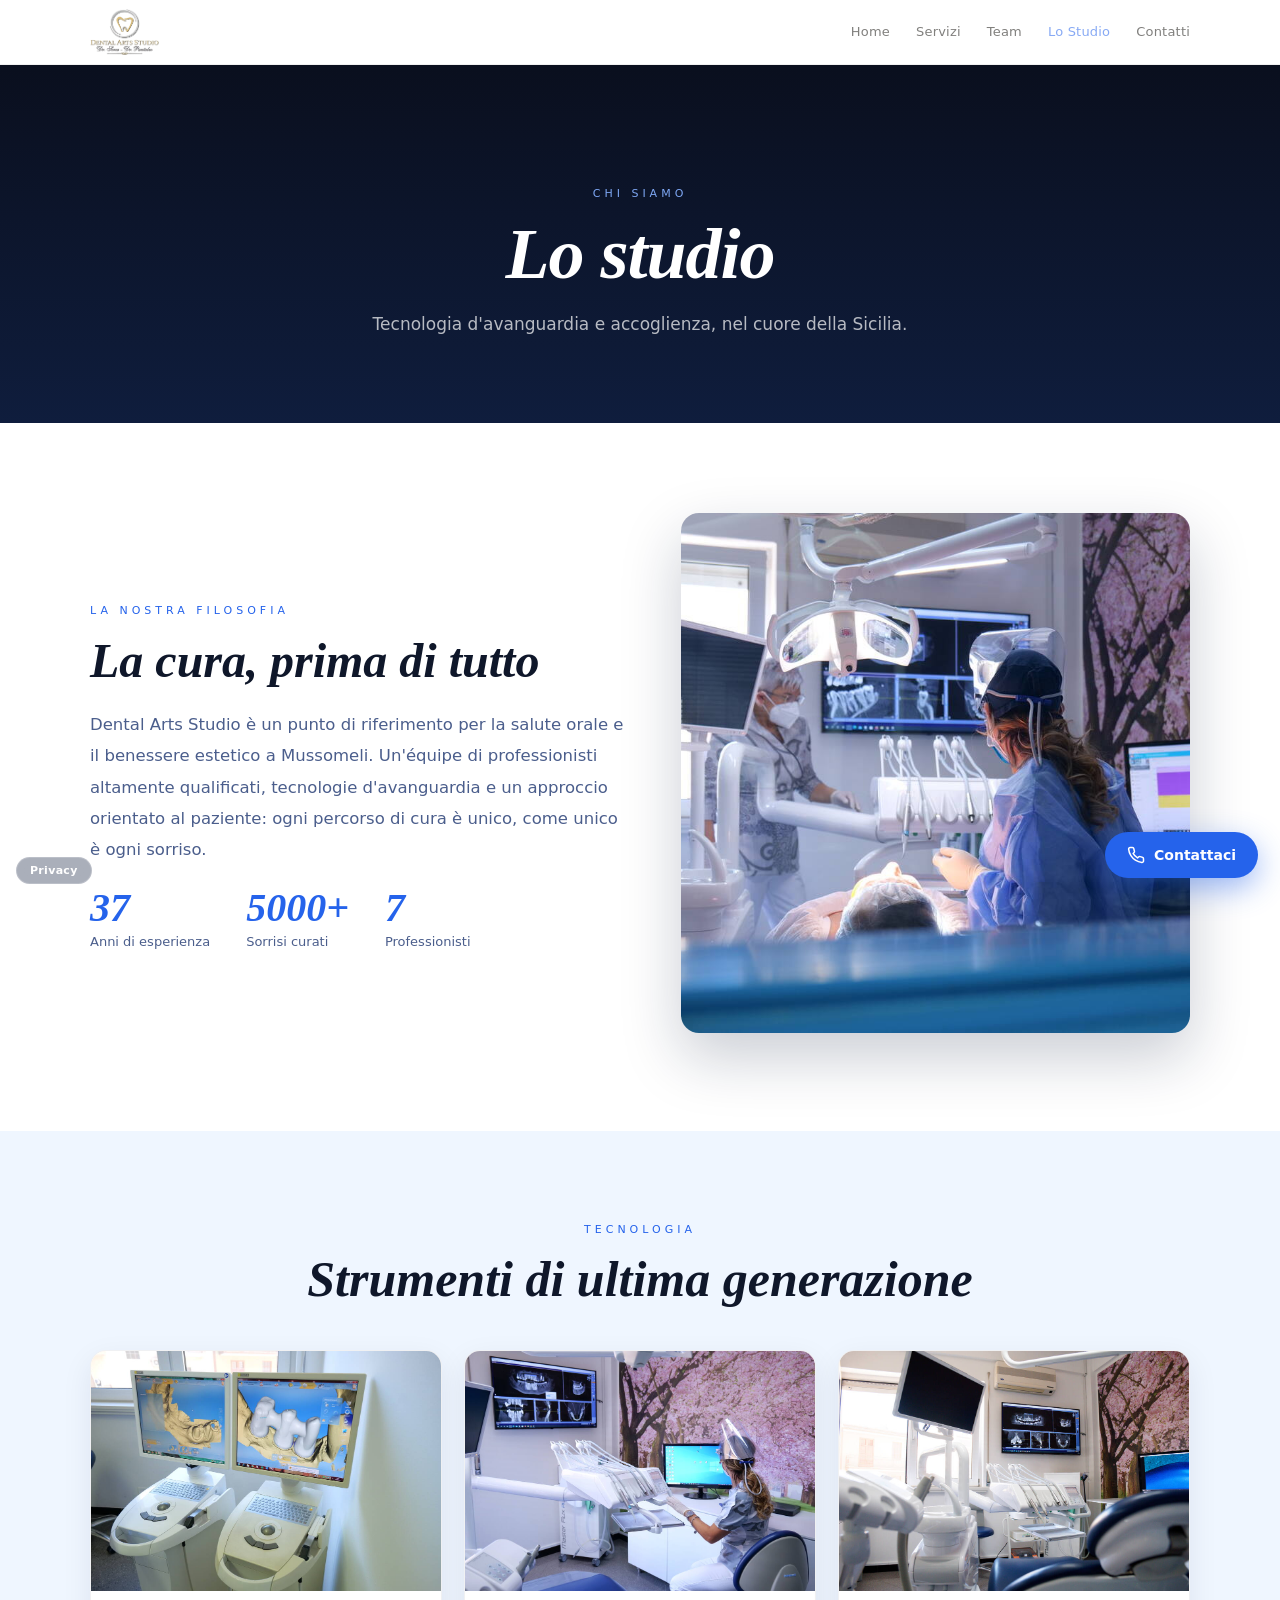
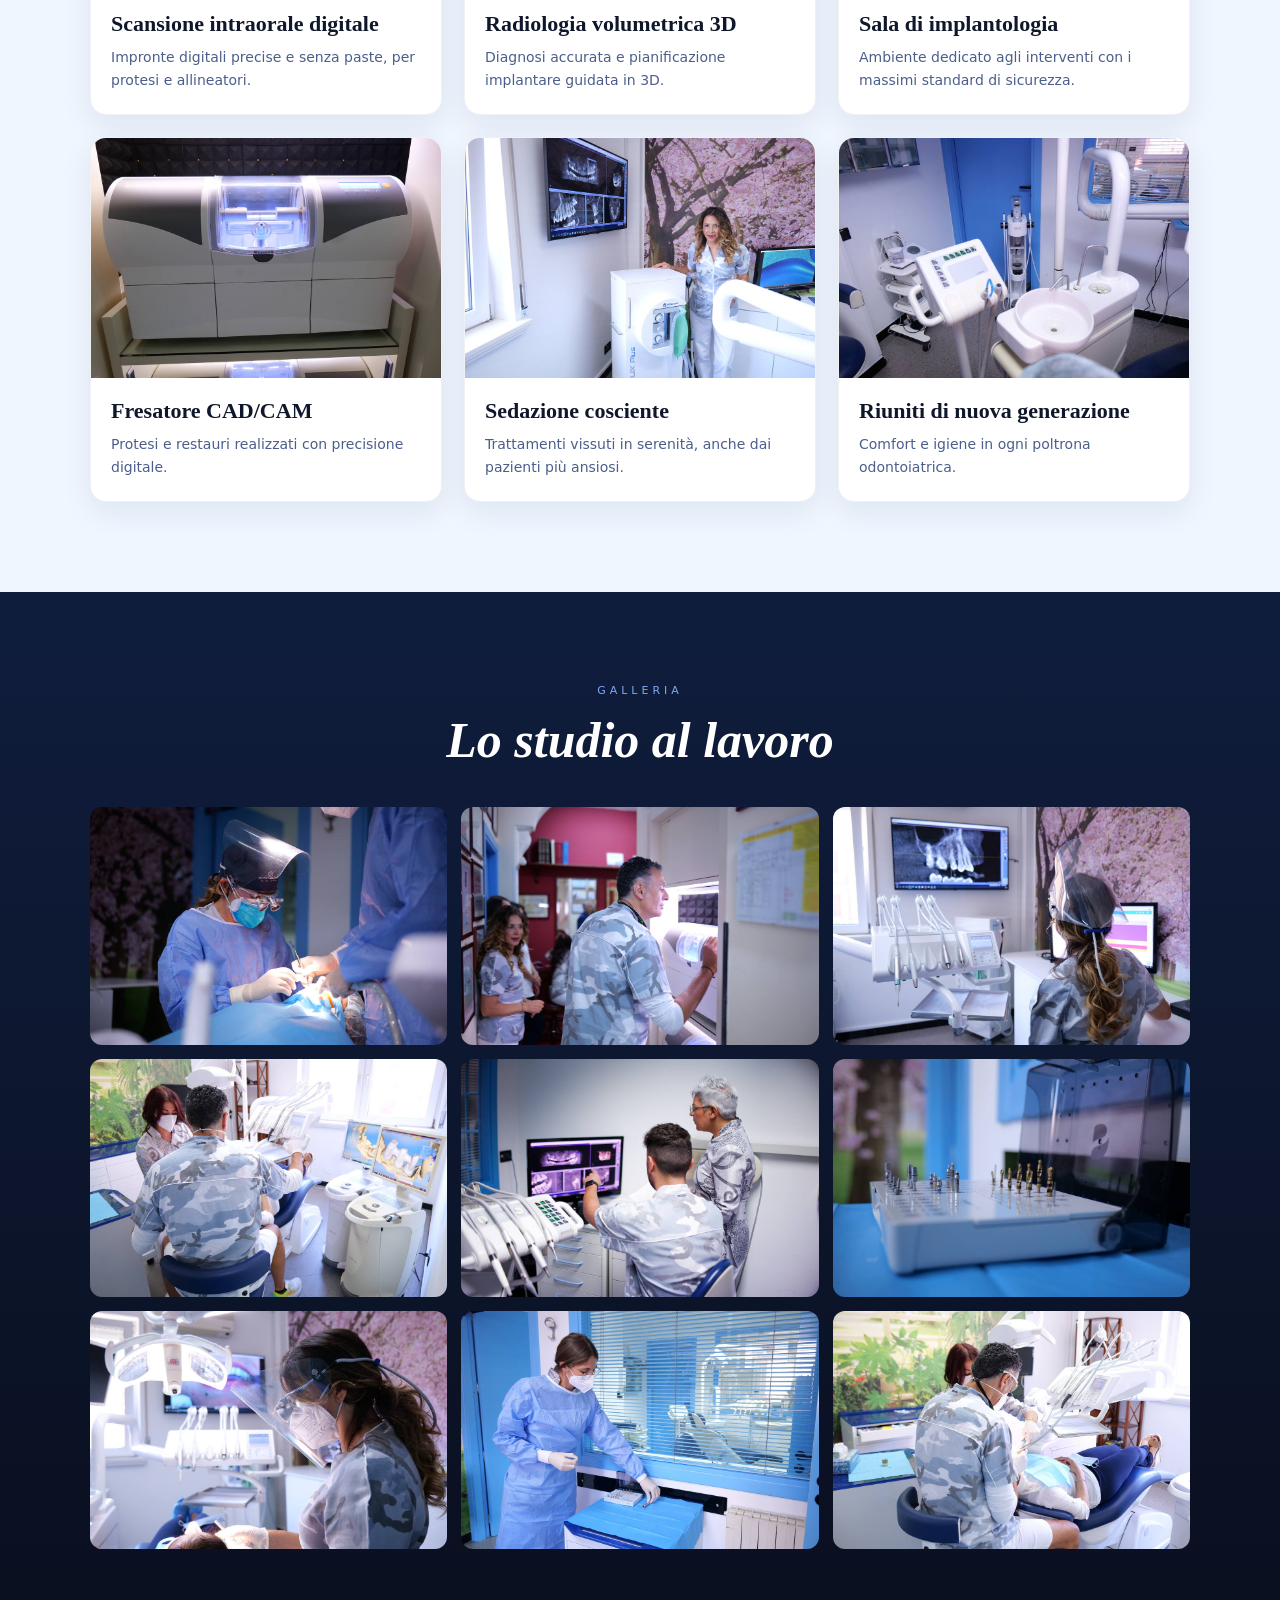
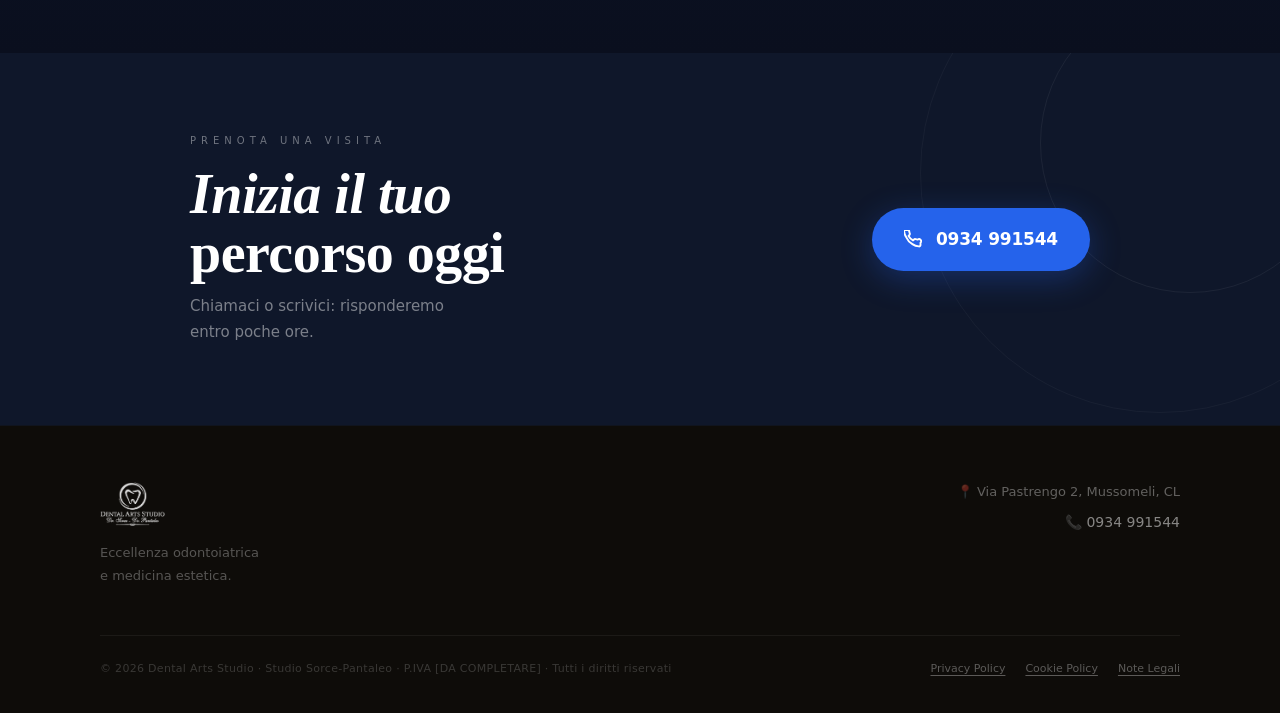
<file: v2/studio.html>
<!DOCTYPE html>
<html lang="it">
<head>
  <meta charset="UTF-8"/>
  <meta name="viewport" content="width=device-width,initial-scale=1"/>
  
  <title>Lo Studio — Dental Arts Studio · Sorce-Pantaleo</title>
  <script>document.documentElement.classList.add('js')</script>
  <link rel="stylesheet" href="assets/site.css"/>
  <meta name="description" content="Lo studio dentistico Sorce-Pantaleo a Mussomeli: tecnologia d'avanguardia, ambienti e approccio orientato al paziente."/>
  <!-- Font: caricato solo dopo il consenso cookie (GDPR) -->
  <link rel="preconnect" href="https://fonts.googleapis.com"/>
  <link rel="preconnect" href="https://fonts.gstatic.com" crossorigin/>
  <script>
    // Carica Google Fonts solo se l'utente ha dato consenso
    (function(){
      if(localStorage.getItem('__cookie_consent') === 'accepted'){
        var l=document.createElement('link');
        l.rel='stylesheet';
        l.href='https://fonts.googleapis.com/css2?family=Cormorant+Garamond:ital,wght@0,400;0,500;0,600;0,700;1,400;1,500&family=DM+Sans:ital,opsz,wght@0,9..40,300;0,9..40,400;0,9..40,500;0,9..40,600;0,9..40,700;1,9..40,300;1,9..40,400&display=swap';
        document.head.appendChild(l);
      }
    })();
  </script>
  <style>
    *{box-sizing:border-box;margin:0;padding:0;}
    html{scroll-behavior:smooth;scroll-padding-top:64px;}
    body{font-family:'DM Sans', system-ui, sans-serif;background:#EFF6FF;color:#0F172A;line-height:1.6;}
    section{scroll-margin-top:64px;}

    /* ── Mobile ─────────────────────────────────────── */
    @media(max-width:768px){
      /* Nav */
      nav div:last-child{display:none;}

      /* Sezioni: padding ridotto */
      section{padding-left:16px!important;padding-right:16px!important;}

      /* ── Hero ─────────────────────────────────────── */
      #hero{
        min-height:auto!important;
        padding:120px 20px 0!important;
        align-items:flex-start!important;
      }
      #hero > div{padding-bottom:40px!important;}
      #hero h1{font-size:clamp(36px,11vw,52px)!important;line-height:1.05!important;}
      /* Tagline più piccola */
      #hero p{font-size:14px!important;margin-bottom:32px!important;}
      /* Bottoni hero: colonna singola, full width */
      #hero div[style*="display:flex;flex-wrap:wrap"]{
        flex-direction:column!important;
        align-items:stretch!important;
        gap:10px!important;
        width:100%!important;
      }
      #hero div[style*="display:flex;flex-wrap:wrap"] a{
        text-align:center!important;
        justify-content:center!important;
        padding:16px 24px!important;
      }
      /* Stats bar: posizionata sotto i bottoni su mobile */
      #__hero_stats{
        position:static!important;
        display:grid!important;
        grid-template-columns:1fr 1fr!important;
        margin-top:32px!important;
        border-radius:12px!important;
        overflow:hidden!important;
      }
      #__hero_stats > div{
        border-right:none!important;
        border-bottom:1px solid rgba(255,255,255,0.07)!important;
        padding:16px 20px!important;
        min-width:0!important;
      }
      #__hero_stats > div p:first-child{
        font-size:26px!important;
      }
      /* Hero: flex column per far scorrere stats sotto i bottoni */
      #hero{
        flex-direction:column!important;
        align-items:stretch!important;
        padding-bottom:32px!important;
      }
      #hero > div:first-of-type{
        display:flex!important;
        flex-direction:column!important;
        align-items:center!important;
      }

      /* ── Griglie generiche → 1 colonna ──────────── */
      [data-gallery]{grid-template-columns:repeat(2,1fr)!important;}

      div[style*="grid-template-columns:3fr 2fr"],
      div[style*="grid-template-columns:1fr 1fr"]{
        display:flex!important;
        flex-direction:column!important;
        align-items:center!important;
      }
      /* Dove siamo + Orari: full width centrati */
      #contatti,#orari{padding-left:16px!important;padding-right:16px!important;}
      #contatti > div,#orari > div{width:100%!important;max-width:100%!important;}

      /* ── Servizi carousel ────────────────────────── */
      #servizi [style*="grid-template-columns:repeat(3"]{grid-template-columns:1fr!important;}
      /* Nascondi freccette nav in servizi su mobile */
      #servizi [style*="align-items:center;justify-content:center;gap:16px;margin-top:24px"]{display:none!important;}
      #servizi [style*="min-height:340px"]{min-height:220px!important;}
      #servizi [style*="display:flex;justify-content:center"]{flex-direction:column!important;}
      #servizi [style*="display:flex;justify-content:center"] > div{width:100%!important;}

      /* ── Medicina estetica ───────────────────────── */
      #medicina-estetica [style*="grid-template-columns"]{
        grid-template-columns:1fr!important;
        gap:16px!important;
      }
      /* Slider prima/dopo: altezza adatta al mobile */
      #medicina-estetica [style*="aspect-ratio:3/2"]{
        aspect-ratio:4/3!important;
      }

      /* ── Team ────────────────────────────────────── */
      #team [style*="display:flex;gap:48px"]{
        flex-direction:column!important;
        gap:24px!important;
      }
      #team [style*="width:340px"]{width:100%!important;}

      /* ── Orari ───────────────────────────────────── */
      #orari [style*="display:flex;gap:40px"]{
        flex-direction:column!important;
        gap:24px!important;
      }
      #orari [style*="width:240px"]{width:100%!important;min-height:auto!important;}

      /* ── Reviews ─────────────────────────────────── */
      #recensioni [style*="grid-template-columns"]{grid-template-columns:1fr!important;}

      /* ── How it works ────────────────────────────── */
      #come-funziona [style*="display:flex;gap"]{
        flex-direction:column!important;
        align-items:center!important;
      }
      #come-funziona [data-draw-line]{display:none!important;}

      /* ── Booking barber ──────────────────────────── */
      #prenota [style*="grid-template-columns:repeat(auto-fit"]{grid-template-columns:1fr!important;}
      #prenota [style*="letter-spacing:3px"]{font-size:9px!important;}

      /* ── FAQ ─────────────────────────────────────── */
      #faq [style*="grid-template-columns"]{grid-template-columns:1fr!important;}

      /* ── Gallery ─────────────────────────────────── */
      #gallery [style*="max-width:1400px"]{max-width:100%!important;}
      #gallery .gl_light-slide{height:200px!important;}

      /* ── Footer ──────────────────────────────────── */
      footer > div > div[style*="display:flex"]{
        flex-direction:column!important;
        gap:24px!important;
        align-items:flex-start!important;
      }
      footer > div > div[style*="align-items:flex-end"]{
        align-items:flex-start!important;
      }

      /* ── Palette toggle: fisso in alto nella hero su mobile ─ */
      #__palette-wrap{top:72px!important;right:12px!important;bottom:auto!important;}
    }

    /* ── Animations ─────────────────────────────────── */

    @keyframes heroBlurIn {
      from { opacity:0; filter:blur(10px); transform:translateY(28px); }
      to   { opacity:1; filter:blur(0px); transform:translateY(0); }
    }
    @keyframes fadeUp {
      from { opacity:0; transform:translateY(48px); }
      to   { opacity:1; transform:translateY(0); }
    }
    @keyframes floatA {
      0%,100% { transform:translateY(0px) scale(1); }
      50%     { transform:translateY(-22px) scale(1.05); }
    }
    @keyframes floatB {
      0%,100% { transform:translateY(0px) translateX(0px); }
      33%     { transform:translateY(-14px) translateX(12px); }
      66%     { transform:translateY(8px) translateX(-8px); }
    }
    @keyframes floatC {
      0%,100% { transform:scale(1); }
      50%     { transform:scale(1.15); }
    }
    @keyframes navUnderline {
      from { transform:scaleX(0); }
      to   { transform:scaleX(1); }
    }

    /* Hero: stagger figli diretti con blur */
    #hero > div > * {
      opacity:0;
      animation: heroBlurIn 1.1s cubic-bezier(0.22,1,0.36,1) forwards;
    }
    #hero > div > *:nth-child(1) { animation-delay:0.05s; }
    #hero > div > *:nth-child(2) { animation-delay:0.25s; }
    #hero > div > *:nth-child(3) { animation-delay:0.42s; }
    #hero > div > *:nth-child(4) { animation-delay:0.58s; }
    #hero > div > *:nth-child(5) { animation-delay:0.72s; }
    #hero > div > *:nth-child(6) { animation-delay:0.84s; }

    /* Scroll reveal — con blur */
    .sr {
      opacity:0;
      filter:blur(6px);
      transform:translateY(36px);
      transition:
        opacity 0.9s cubic-bezier(0.22,1,0.36,1),
        transform 0.9s cubic-bezier(0.22,1,0.36,1),
        filter 0.9s cubic-bezier(0.22,1,0.36,1);
    }
    .sr.in { opacity:1; filter:blur(0); transform:translateY(0); }

    /* Gallery hover */
    [data-gallery] div { overflow:hidden; }
    [data-gallery] img { transition:transform 0.6s cubic-bezier(0.25,0.46,0.45,0.94); display:block; }
    [data-gallery] div:hover img { transform:scale(1.06); }

    /* CTA hover */
    a { transition:opacity 0.2s, transform 0.2s; }
    a:hover { opacity:0.88; }
    #hero a:hover { transform:translateY(-3px); opacity:1; }

    /* Nav hover underline */
    .__nav-link { position:relative; }
    .__nav-link::after {
      content:'';
      position:absolute;
      bottom:-3px; left:0; right:0;
      height:1.5px;
      background:currentColor;
      transform:scaleX(0);
      transform-origin:left;
      transition:transform 0.3s cubic-bezier(0.4,0,0.2,1);
    }
    .__nav-link:hover::after { transform:scaleX(1); }

    /* Nav blur on scroll */
    nav.scrolled {
      backdrop-filter:blur(20px);
      -webkit-backdrop-filter:blur(20px);
      box-shadow:0 1px 0 rgba(0,0,0,0.08);
    }

    /* Scrollbar */
    ::-webkit-scrollbar { width:5px; }
    ::-webkit-scrollbar-track { background:transparent; }
    ::-webkit-scrollbar-thumb { background:rgba(0,0,0,0.18); border-radius:3px; }

    /* Selection */
    ::selection { background:#2563EB28; color:#2563EB; }
  </style>
</head>
<body>
<nav style="position:sticky;top:0;z-index:100;background:rgba(255,255,255,0.97);border-bottom:1px solid rgba(0,0,0,0.06);padding:0 24px;">
  <div style="max-width:1100px;margin:0 auto;display:flex;align-items:center;justify-content:space-between;height:64px;">
    <a href="index.html" style="text-decoration:none;flex-shrink:0;display:flex;align-items:center;"><img src="assets/img/e95d2aca2b57.png" alt="Dental Arts Studio" style="height:47px;width:auto;object-fit:contain;display:block;" /></a>
    <div style="display:flex;gap:26px;flex-wrap:wrap;align-items:center;"><a href="index.html" class="__nav-link" style="color:#1A1814;opacity:0.55;font-weight:500;text-decoration:none;font-size:13px;letter-spacing:0.2px;font-family:'DM Sans',system-ui,sans-serif;">Home</a><a href="servizi.html" class="__nav-link" style="color:#1A1814;opacity:0.55;font-weight:500;text-decoration:none;font-size:13px;letter-spacing:0.2px;font-family:'DM Sans',system-ui,sans-serif;">Servizi</a><a href="team.html" class="__nav-link" style="color:#1A1814;opacity:0.55;font-weight:500;text-decoration:none;font-size:13px;letter-spacing:0.2px;font-family:'DM Sans',system-ui,sans-serif;">Team</a><a href="studio.html" class="__nav-link" style="color:#2563EB;opacity:1;font-weight:600;text-decoration:none;font-size:13px;letter-spacing:0.2px;font-family:'DM Sans',system-ui,sans-serif;">Lo Studio</a><a href="contatti.html" class="__nav-link" style="color:#1A1814;opacity:0.55;font-weight:500;text-decoration:none;font-size:13px;letter-spacing:0.2px;font-family:'DM Sans',system-ui,sans-serif;">Contatti</a></div>
  </div>
</nav>
<section style="background:linear-gradient(180deg,#0A0F1E 0%,#0F1D3D 100%);padding:120px 24px 84px;color:#fff;text-align:center;">
  <div style="max-width:860px;margin:0 auto;">
    <p style="font-size:11px;letter-spacing:4px;text-transform:uppercase;color:#7FA8F5;margin:0 0 14px;font-family:'DM Sans',system-ui,sans-serif;">Chi siamo</p>
    <h1 style="font-family:'Cormorant Garamond',Georgia,serif;font-style:italic;font-weight:600;font-size:clamp(40px,6vw,72px);line-height:1.03;letter-spacing:-1px;margin:0;">Lo studio</h1>
    <p style="font-size:17px;line-height:1.8;color:rgba(255,255,255,0.7);max-width:600px;margin:18px auto 0;font-weight:300;font-family:'DM Sans',system-ui,sans-serif;">Tecnologia d'avanguardia e accoglienza, nel cuore della Sicilia.</p>
  </div>
</section><section style="background:#fff;padding:90px 24px;">
  <div class="st-intro" style="max-width:1100px;margin:0 auto;display:grid;grid-template-columns:1.05fr 1fr;gap:56px;align-items:center;">
    <div>
      <p style="font-size:11px;letter-spacing:4px;text-transform:uppercase;color:#2563EB;margin:0 0 16px;font-family:'DM Sans',system-ui,sans-serif;">La nostra filosofia</p>
      <h2 style="font-family:'Cormorant Garamond',Georgia,serif;font-style:italic;font-weight:600;font-size:clamp(30px,4vw,48px);line-height:1.08;color:#0F172A;margin:0 0 22px;">La cura, prima di tutto</h2>
      <p style="font-size:16.5px;line-height:1.9;color:#4B5E8C;font-weight:300;margin:0 0 22px;">Dental Arts Studio è un punto di riferimento per la salute orale e il benessere estetico a Mussomeli. Un'équipe di professionisti altamente qualificati, tecnologie d'avanguardia e un approccio orientato al paziente: ogni percorso di cura è unico, come unico è ogni sorriso.</p>
      <div style="display:flex;gap:36px;flex-wrap:wrap;">
        <div><div style="font-family:'Cormorant Garamond',Georgia,serif;font-style:italic;font-size:40px;font-weight:700;color:#2563EB;line-height:1;">37</div><div style="font-size:13px;color:#4B5E8C;margin-top:4px;">Anni di esperienza</div></div>
        <div><div style="font-family:'Cormorant Garamond',Georgia,serif;font-style:italic;font-size:40px;font-weight:700;color:#2563EB;line-height:1;">5000+</div><div style="font-size:13px;color:#4B5E8C;margin-top:4px;">Sorrisi curati</div></div>
        <div><div style="font-family:'Cormorant Garamond',Georgia,serif;font-style:italic;font-size:40px;font-weight:700;color:#2563EB;line-height:1;">7</div><div style="font-size:13px;color:#4B5E8C;margin-top:4px;">Professionisti</div></div>
      </div>
    </div>
    <div><img src="assets/studio/intro.jpg" alt="Lo studio Sorce-Pantaleo" loading="lazy" style="width:100%;height:520px;object-fit:cover;border-radius:18px;box-shadow:0 24px 60px rgba(15,29,61,.22);"/></div>
  </div>
</section><section style="background:#EFF6FF;padding:90px 24px;">
  <div style="max-width:1100px;margin:0 auto;">
    <div style="text-align:center;margin-bottom:44px;">
      <p style="font-size:11px;letter-spacing:4px;text-transform:uppercase;color:#2563EB;margin:0 0 14px;font-family:'DM Sans',system-ui,sans-serif;">Tecnologia</p>
      <h2 style="font-family:'Cormorant Garamond',Georgia,serif;font-style:italic;font-weight:600;font-size:clamp(30px,4.5vw,50px);line-height:1.06;color:#0F172A;margin:0;">Strumenti di ultima generazione</h2>
    </div>
    <div class="st-grid" style="display:grid;grid-template-columns:repeat(3,1fr);gap:22px;">
    <article style="background:#fff;border-radius:16px;overflow:hidden;box-shadow:0 10px 30px rgba(15,29,61,.08);border:1px solid rgba(15,29,61,.06);">
      <div style="aspect-ratio:16/11;overflow:hidden;"><img src="assets/studio/scanner-sirona.jpg" alt="Scansione intraorale digitale" loading="lazy" style="width:100%;height:100%;object-fit:cover;"/></div>
      <div style="padding:20px 20px 22px;">
        <h3 style="font-family:'Cormorant Garamond',Georgia,serif;font-size:22px;font-weight:600;color:#0F172A;margin:0 0 8px;line-height:1.2;">Scansione intraorale digitale</h3>
        <p style="font-size:14px;line-height:1.65;color:#4B5E8C;margin:0;font-weight:300;">Impronte digitali precise e senza paste, per protesi e allineatori.</p>
      </div>
    </article>
    <article style="background:#fff;border-radius:16px;overflow:hidden;box-shadow:0 10px 30px rgba(15,29,61,.08);border:1px solid rgba(15,29,61,.06);">
      <div style="aspect-ratio:16/11;overflow:hidden;"><img src="assets/studio/radiografia-3d.jpg" alt="Radiologia volumetrica 3D" loading="lazy" style="width:100%;height:100%;object-fit:cover;"/></div>
      <div style="padding:20px 20px 22px;">
        <h3 style="font-family:'Cormorant Garamond',Georgia,serif;font-size:22px;font-weight:600;color:#0F172A;margin:0 0 8px;line-height:1.2;">Radiologia volumetrica 3D</h3>
        <p style="font-size:14px;line-height:1.65;color:#4B5E8C;margin:0;font-weight:300;">Diagnosi accurata e pianificazione implantare guidata in 3D.</p>
      </div>
    </article>
    <article style="background:#fff;border-radius:16px;overflow:hidden;box-shadow:0 10px 30px rgba(15,29,61,.08);border:1px solid rgba(15,29,61,.06);">
      <div style="aspect-ratio:16/11;overflow:hidden;"><img src="assets/studio/sala-implantologia.jpg" alt="Sala di implantologia" loading="lazy" style="width:100%;height:100%;object-fit:cover;"/></div>
      <div style="padding:20px 20px 22px;">
        <h3 style="font-family:'Cormorant Garamond',Georgia,serif;font-size:22px;font-weight:600;color:#0F172A;margin:0 0 8px;line-height:1.2;">Sala di implantologia</h3>
        <p style="font-size:14px;line-height:1.65;color:#4B5E8C;margin:0;font-weight:300;">Ambiente dedicato agli interventi con i massimi standard di sicurezza.</p>
      </div>
    </article>
    <article style="background:#fff;border-radius:16px;overflow:hidden;box-shadow:0 10px 30px rgba(15,29,61,.08);border:1px solid rgba(15,29,61,.06);">
      <div style="aspect-ratio:16/11;overflow:hidden;"><img src="assets/studio/fresatore-mlx.jpg" alt="Fresatore CAD/CAM" loading="lazy" style="width:100%;height:100%;object-fit:cover;"/></div>
      <div style="padding:20px 20px 22px;">
        <h3 style="font-family:'Cormorant Garamond',Georgia,serif;font-size:22px;font-weight:600;color:#0F172A;margin:0 0 8px;line-height:1.2;">Fresatore CAD/CAM</h3>
        <p style="font-size:14px;line-height:1.65;color:#4B5E8C;margin:0;font-weight:300;">Protesi e restauri realizzati con precisione digitale.</p>
      </div>
    </article>
    <article style="background:#fff;border-radius:16px;overflow:hidden;box-shadow:0 10px 30px rgba(15,29,61,.08);border:1px solid rgba(15,29,61,.06);">
      <div style="aspect-ratio:16/11;overflow:hidden;"><img src="assets/studio/sedazione.jpg" alt="Sedazione cosciente" loading="lazy" style="width:100%;height:100%;object-fit:cover;"/></div>
      <div style="padding:20px 20px 22px;">
        <h3 style="font-family:'Cormorant Garamond',Georgia,serif;font-size:22px;font-weight:600;color:#0F172A;margin:0 0 8px;line-height:1.2;">Sedazione cosciente</h3>
        <p style="font-size:14px;line-height:1.65;color:#4B5E8C;margin:0;font-weight:300;">Trattamenti vissuti in serenità, anche dai pazienti più ansiosi.</p>
      </div>
    </article>
    <article style="background:#fff;border-radius:16px;overflow:hidden;box-shadow:0 10px 30px rgba(15,29,61,.08);border:1px solid rgba(15,29,61,.06);">
      <div style="aspect-ratio:16/11;overflow:hidden;"><img src="assets/studio/riunito.jpg" alt="Riuniti di nuova generazione" loading="lazy" style="width:100%;height:100%;object-fit:cover;"/></div>
      <div style="padding:20px 20px 22px;">
        <h3 style="font-family:'Cormorant Garamond',Georgia,serif;font-size:22px;font-weight:600;color:#0F172A;margin:0 0 8px;line-height:1.2;">Riuniti di nuova generazione</h3>
        <p style="font-size:14px;line-height:1.65;color:#4B5E8C;margin:0;font-weight:300;">Comfort e igiene in ogni poltrona odontoiatrica.</p>
      </div>
    </article>
    </div>
  </div>
</section><section style="background:linear-gradient(180deg,#0F1D3D 0%,#0A0F1E 100%);padding:90px 24px;color:#fff;">
  <div style="max-width:1100px;margin:0 auto;">
    <div style="text-align:center;margin-bottom:40px;">
      <p style="font-size:11px;letter-spacing:4px;text-transform:uppercase;color:#7FA8F5;margin:0 0 14px;font-family:'DM Sans',system-ui,sans-serif;">Galleria</p>
      <h2 style="font-family:'Cormorant Garamond',Georgia,serif;font-style:italic;font-weight:600;font-size:clamp(30px,4.5vw,50px);line-height:1.06;margin:0;">Lo studio al lavoro</h2>
    </div>
    <div class="st-masonry" style="columns:3;column-gap:14px;"><img src="assets/studio/g1.jpg" alt="Intervento implantare" loading="lazy" style="width:100%;margin-bottom:14px;border-radius:12px;display:block;"/><img src="assets/studio/g2.jpg" alt="Scansione intraorale" loading="lazy" style="width:100%;margin-bottom:14px;border-radius:12px;display:block;"/><img src="assets/studio/g3.jpg" alt="Visita odontoiatrica" loading="lazy" style="width:100%;margin-bottom:14px;border-radius:12px;display:block;"/><img src="assets/studio/g4.jpg" alt="Utilizzo del fresatore" loading="lazy" style="width:100%;margin-bottom:14px;border-radius:12px;display:block;"/><img src="assets/studio/g5.jpg" alt="Analisi radiografica" loading="lazy" style="width:100%;margin-bottom:14px;border-radius:12px;display:block;"/><img src="assets/studio/g6.jpg" alt="Preparazione strumenti" loading="lazy" style="width:100%;margin-bottom:14px;border-radius:12px;display:block;"/><img src="assets/studio/g7.jpg" alt="Analisi 3D" loading="lazy" style="width:100%;margin-bottom:14px;border-radius:12px;display:block;"/><img src="assets/studio/g8.jpg" alt="Strumentario implantare" loading="lazy" style="width:100%;margin-bottom:14px;border-radius:12px;display:block;"/><img src="assets/studio/g9.jpg" alt="Protesi fissa" loading="lazy" style="width:100%;margin-bottom:14px;border-radius:12px;display:block;"/>
    </div>
  </div>
</section><style>
  @media(max-width:900px){ .st-grid{grid-template-columns:repeat(2,1fr) !important;} .st-masonry{columns:2 !important;} }
  @media(max-width:768px){ .st-intro{grid-template-columns:1fr !important;gap:32px !important;} .st-intro img{height:340px !important;} }
  @media(max-width:560px){ .st-grid{grid-template-columns:1fr !important;} .st-masonry{columns:1 !important;} }
</style><section id="prenota" style="background:#0F172A;padding:80px 24px;position:relative;overflow:hidden;">
  <!-- Background decorative circle -->
  <div style="position:absolute;right:-120px;top:-120px;width:480px;height:480px;border-radius:50%;border:1px solid rgba(255,255,255,0.04);pointer-events:none;"></div>
  <div style="position:absolute;right:-60px;top:-60px;width:300px;height:300px;border-radius:50%;border:1px solid rgba(255,255,255,0.06);pointer-events:none;"></div>

  <div style="max-width:900px;margin:0 auto;display:flex;align-items:center;justify-content:space-between;flex-wrap:wrap;gap:40px;position:relative;z-index:1;">
    <div>
      <p style="font-size:10px;letter-spacing:5px;text-transform:uppercase;color:rgba(255,255,255,0.4);margin-bottom:16px;font-family:'DM Sans', system-ui, sans-serif;">Prenota una visita</p>
      <h2 style="font-size:clamp(32px,5vw,56px);font-weight:600;margin:0 0 12px;color:#fff;font-family:'Cormorant Garamond', Georgia, serif;letter-spacing:-0.5px;line-height:1.05;font-style:italic;">Inizia il tuo<br><span style="font-style:normal;font-weight:700;">percorso oggi</span></h2>
      <p style="font-size:15px;color:rgba(255,255,255,0.45);margin:0;font-weight:300;line-height:1.7;">Chiamaci o scrivici: risponderemo<br>entro poche ore.</p>
    </div>
    <div style="display:flex;flex-direction:column;gap:12px;align-items:flex-start;">
      
      <a href="tel:0934991544"
        style="display:flex;align-items:center;gap:14px;background:#2563EB;color:#fff;padding:18px 32px;border-radius:100px;font-size:17px;font-weight:700;text-decoration:none;letter-spacing:-0.2px;box-shadow:0 8px 32px #2563EB50;font-family:'DM Sans', system-ui, sans-serif;"
        onmouseover="this.style.transform='translateY(-2px)';this.style.boxShadow='0 12px 40px #2563EB60'"
        onmouseout="this.style.transform='';this.style.boxShadow='0 8px 32px #2563EB50'">
        <svg width="18" height="18" viewBox="0 0 24 24" fill="none" stroke="currentColor" stroke-width="2.5" stroke-linecap="round" stroke-linejoin="round"><path d="M22 16.92v3a2 2 0 01-2.18 2 19.79 19.79 0 01-8.63-3.07A19.5 19.5 0 013.07 9.81 19.79 19.79 0 01.01 1.21 2 2 0 012 .01h3a2 2 0 012 1.72c.127.96.361 1.903.7 2.81a2 2 0 01-.45 2.11L6.09 7.91a16 16 0 006 6l1.27-1.27a2 2 0 012.11-.45c.907.339 1.85.573 2.81.7A2 2 0 0122 16.92z"/></svg>
        0934 991544
      </a>
      
    </div>
  </div>
</section>


<footer style="background:#0E0C09;border-top:1px solid #2563EB18;padding:56px 24px 36px;">
  <div style="max-width:1080px;margin:0 auto;">
    <div style="display:flex;align-items:flex-start;justify-content:space-between;flex-wrap:wrap;gap:32px;margin-bottom:48px;">
      <!-- Brand -->
      <div>
        <img src="assets/img/e95d2aca2b57.png" alt="Dental Arts Studio" style="height:44px;width:auto;object-fit:contain;display:block;margin-bottom:16px;filter:brightness(0) invert(1);opacity:0.85;" />
        <p style="font-size:13px;color:rgba(255,255,255,0.3);line-height:1.7;max-width:240px;margin:0;font-weight:300;">Eccellenza odontoiatrica<br>e medicina estetica.</p>
      </div>
      <!-- Info -->
      <div style="display:flex;flex-direction:column;gap:8px;align-items:flex-end;">
        <p style="font-size:13px;color:rgba(255,255,255,0.35);margin:0;text-align:right;">📍 Via Pastrengo 2, Mussomeli, CL</p>
        <a href="tel:0934991544" style="font-size:14px;color:rgba(255,255,255,0.5);text-decoration:none;font-weight:500;">📞 0934 991544</a>
      </div>
    </div>
    <!-- Legal links + copyright -->
    <div style="border-top:1px solid rgba(255,255,255,0.06);padding-top:24px;display:flex;flex-wrap:wrap;align-items:center;justify-content:space-between;gap:16px;">
      <span style="font-size:11px;color:rgba(255,255,255,0.18);letter-spacing:0.3px;">
        © 2026 Dental Arts Studio · Studio Sorce-Pantaleo · P.IVA [DA COMPLETARE] · Tutti i diritti riservati
      </span>
      <div style="display:flex;gap:20px;flex-wrap:wrap;">
        <button onclick="document.getElementById('__modal-privacy').style.display='flex'" style="background:none;border:none;cursor:pointer;font-size:11px;color:rgba(255,255,255,0.32);font-family:inherit;padding:0;text-decoration:underline;text-underline-offset:3px;">Privacy Policy</button>
        <button onclick="document.getElementById('__modal-cookie').style.display='flex'" style="background:none;border:none;cursor:pointer;font-size:11px;color:rgba(255,255,255,0.32);font-family:inherit;padding:0;text-decoration:underline;text-underline-offset:3px;">Cookie Policy</button>
        <button onclick="document.getElementById('__modal-disclaimer').style.display='flex'" style="background:none;border:none;cursor:pointer;font-size:11px;color:rgba(255,255,255,0.32);font-family:inherit;padding:0;text-decoration:underline;text-underline-offset:3px;">Note Legali</button>
      </div>
    </div>
  </div>
</footer>

<style>
  @media(min-width:768px){ #floating-cta{ display:none !important; } }
  @media(max-width:767px){ body{ padding-bottom:80px; } }
  #floating-cta a { transition: filter 0.2s; }
  #floating-cta a:active { filter: brightness(0.88); }
</style>
<div id="floating-cta" style="position:fixed;bottom:0;left:0;right:0;z-index:999;display:flex;box-shadow:0 -1px 0 rgba(255,255,255,0.06),0 -8px 32px rgba(0,0,0,0.4);">
  
      <a href="tel:0934 991544"
        style="flex:1;display:flex;flex-direction:column;align-items:center;justify-content:center;gap:3px;background:#111;color:#fff;text-decoration:none;padding:12px 8px;">
        <svg width="20" height="20" viewBox="0 0 24 24" fill="none" stroke="#c9a84c" stroke-width="2" stroke-linecap="round" stroke-linejoin="round"><path d="M22 16.92v3a2 2 0 01-2.18 2 19.79 19.79 0 01-8.63-3.07A19.5 19.5 0 013.07 8.63 19.79 19.79 0 01.07 2C.07.89.89.01 2 0h3a2 2 0 012 1.72c.127.96.361 1.903.7 2.81a2 2 0 01-.45 2.11L6.09 7.91a16 16 0 006 6l1.27-1.27a2 2 0 012.11-.45c.907.339 1.85.573 2.81.7A2 2 0 0122 16.92z"/></svg>
        <span style="font-size:10px;font-weight:700;letter-spacing:1.5px;text-transform:uppercase;">Chiama</span>
      </a>
</div>
  <script>
    (function(){
      // ── Scroll reveal with stagger ─────────────────
      var sections = document.querySelectorAll('section:not(#hero)');
      var srObserver = new IntersectionObserver(function(entries){
        entries.forEach(function(e){
          if(e.isIntersecting){
            e.target.classList.add('in');
            // Stagger direct children of inner container
            var children = e.target.querySelectorAll('[data-sr]');
            children.forEach(function(child, i){
              setTimeout(function(){
                child.style.opacity = '1';
                child.style.transform = 'translateY(0) scale(1)';
                child.style.filter = 'blur(0)';
              }, 80 + i * 90);
            });
            srObserver.unobserve(e.target);
          }
        });
      }, { threshold:0.07, rootMargin:'0px 0px -40px 0px' });
      sections.forEach(function(s){ s.classList.add('sr'); srObserver.observe(s); });

      // ── Stat counters ───────────────────────────────
      var counters = document.querySelectorAll('[data-count-target]');
      var countObserver = new IntersectionObserver(function(entries){
        entries.forEach(function(e){
          if(!e.isIntersecting) return;
          var el = e.target;
          var target = parseInt(el.getAttribute('data-count-target') || '0');
          var suffix = el.getAttribute('data-count-suffix') || '';
          var duration = 1400;
          var start = null;
          function step(ts){
            if(!start) start = ts;
            var progress = Math.min((ts - start) / duration, 1);
            var eased = 1 - Math.pow(1 - progress, 3);
            var current = Math.round(eased * target);
            el.textContent = (target >= 100 ? current.toLocaleString('it-IT') : current) + suffix;
            if(progress < 1) requestAnimationFrame(step);
          }
          requestAnimationFrame(step);
          countObserver.unobserve(el);
        });
      }, { threshold:0.5 });
      counters.forEach(function(c){ countObserver.observe(c); });

      // ── Line draw (how-it-works connectors) ─────────
      var lines = document.querySelectorAll('[data-draw-line]');
      var lineObserver = new IntersectionObserver(function(entries){
        entries.forEach(function(e){
          if(e.isIntersecting){
            e.target.style.transform = 'scaleX(1)';
            lineObserver.unobserve(e.target);
          }
        });
      }, { threshold:0.1 });
      lines.forEach(function(l){ lineObserver.observe(l); });

      // ── Reveal section on anchor click ─────────────
      document.querySelectorAll('a[href^="#"]').forEach(function(link){
        link.addEventListener('click', function(e){
          var hash = link.getAttribute('href');
          if(!hash || hash.length < 2) return;
          var target = document.querySelector(hash);
          if(!target) return;
          e.preventDefault();
          // Immediately reveal target section (bypass scroll reveal)
          target.classList.add('in');
          target.style.filter = 'blur(0)';
          target.style.opacity = '1';
          target.style.transform = 'none';
          // Also reveal all [data-sr] children inside it
          target.querySelectorAll('[data-sr]').forEach(function(child){
            child.style.opacity = '1';
            child.style.transform = 'none';
            child.style.filter = 'blur(0)';
          });
          target.scrollIntoView({ behavior: 'smooth', block: 'start' });
        });
      });

      // ── Active nav link ─────────────────────────────
      var navLinks = document.querySelectorAll('.__nav-link');
      var navSections = [];
      navLinks.forEach(function(link){
        var href = link.getAttribute('href');
        if(href && href.startsWith('#')){
          var sec = document.querySelector(href);
          if(sec) navSections.push({ link:link, sec:sec });
        }
      });
      window.addEventListener('scroll', function(){
        var scrollY = window.scrollY + 120;
        var active = null;
        navSections.forEach(function(item){
          if(item.sec.offsetTop <= scrollY) active = item;
        });
        navLinks.forEach(function(l){ l.style.opacity='0.55'; l.style.fontWeight=''; });
        if(active){ active.link.style.opacity='1'; active.link.style.fontWeight='600'; }
      }, { passive:true });

      // ── Nav blur on scroll ──────────────────────────
      var nav = document.querySelector('nav');
      window.addEventListener('scroll', function(){
        if(!nav) return;
        if(window.scrollY > 40) nav.classList.add('scrolled');
        else nav.classList.remove('scrolled');
      }, { passive:true });

      // ── Parallax hero orbs ──────────────────────────
      window.addEventListener('scroll', function(){
        var orbs = document.querySelectorAll('[data-orb]');
        var sy = window.scrollY;
        orbs.forEach(function(orb, i){
          var speed = (i + 1) * 0.08;
          orb.style.transform = 'translateY(' + (sy * speed) + 'px)';
        });
      }, { passive:true });

      // ── Sticky prenota button ───────────────────────
      var stickyBtn = document.getElementById('__sticky-prenota');
      if(stickyBtn){
        var ctaTarget = document.getElementById('contatti');
        window.addEventListener('scroll', function(){
          var hero = document.getElementById('hero');
          var heroH = hero ? hero.offsetHeight : 600;
          var inSection = false;
          if(ctaTarget){
            var top = ctaTarget.getBoundingClientRect().top;
            var bot = ctaTarget.getBoundingClientRect().bottom;
            inSection = top < window.innerHeight * 0.8 && bot > 0;
          }
          if(window.scrollY > heroH * 0.6 && !inSection){
            stickyBtn.style.opacity = '1';
            stickyBtn.style.transform = 'translateY(0) scale(1)';
            stickyBtn.style.pointerEvents = 'auto';
          } else {
            stickyBtn.style.opacity = '0';
            stickyBtn.style.transform = 'translateY(8px) scale(0.9)';
            stickyBtn.style.pointerEvents = 'none';
          }
        }, { passive:true });
      }
    })();
  </script>

  <!-- Palette switcher -->
  <script>
  (function(){
    var palettes = {
      gold: {
        '#C9A96E': '#2563EB',
        '#A8854A': '#1D4ED8',
        '#E2CFA8': '#BFDBFE',
        '#F5F3EE': '#EFF6FF',
        '#F5F7FC': '#EFF6FF',
        '#1A1814': '#0F172A',
        '#8C8278': '#4B5E8C',
        '#0A0806': '#0A0F1E',
        '#181410': '#0F1D3D',
        '#241E14': '#1A3580',
        '#0E0C09': '#060D2A',
        '#2C2216': '#0F1D3D',
        '#3A2D1A': '#2563EB',
      },
      blue: {
        '#2563EB': '#C9A96E',
        '#1D4ED8': '#A8854A',
        '#BFDBFE': '#E2CFA8',
        '#EFF6FF': '#F5F3EE',
        '#0F172A': '#1A1814',
        '#4B5E8C': '#8C8278',
        '#0A0F1E': '#0A0806',
        '#0F1D3D': '#181410',
        '#1A3580': '#241E14',
        '#060D2A': '#0E0C09',
      }
    };

    var current = localStorage.getItem('__palette') || 'blue';

    function applyPalette(from, to) {
      var map = palettes[from];
      if (!map) return;
      // Sort keys longest first to avoid partial matches
      var keys = Object.keys(map).sort(function(a,b){ return b.length - a.length; });
      document.querySelectorAll('[style]').forEach(function(el) {
        var s = el.getAttribute('style');
        if (!s) return;
        keys.forEach(function(k) {
          // Hex colors have no regex special chars — direct case-insensitive replace
          var re = new RegExp(k, 'gi');
          s = s.replace(re, map[k]);
        });
        el.setAttribute('style', s);
      });
      // Also update ::selection via a style tag
      var selTag = document.getElementById('__palette-sel');
      if (!selTag) { selTag = document.createElement('style'); selTag.id = '__palette-sel'; document.head.appendChild(selTag); }
      var selColor = from === 'gold' ? '#2563EB' : '#C9A96E';
      selTag.textContent = '::selection{background:' + selColor + '28;color:' + selColor + ';}';
      // Update body bg
      var bodyBg = from === 'gold' ? '#EFF6FF' : '#F5F3EE';
      document.body.style.background = bodyBg;
    }

    function toggle() {
      var from = current;
      var to   = current === 'gold' ? 'blue' : 'gold';
      applyPalette(from, to);
      current = to;
      localStorage.setItem('__palette', current);
      window.__primary = to === 'gold' ? '#C9A96E' : '#2563EB';
      updateBtn();
    }

    function updateBtn() {
      var knob = document.getElementById('__palette-knob');
      var labelL = document.getElementById('__palette-lbl-l');
      var labelR = document.getElementById('__palette-lbl-r');
      if (!knob) return;
      if (current === 'gold') {
        // gold active = left position
        knob.style.transform = 'translateX(0px)';
        knob.style.background = '#C9A96E';
        if(labelL) { labelL.style.opacity='1'; labelL.style.fontWeight='700'; }
        if(labelR) { labelR.style.opacity='0.4'; labelR.style.fontWeight='400'; }
      } else {
        // blue active = right position
        knob.style.transform = 'translateX(52px)';
        knob.style.background = '#2563EB';
        if(labelL) { labelL.style.opacity='0.4'; labelL.style.fontWeight='400'; }
        if(labelR) { labelR.style.opacity='1'; labelR.style.fontWeight='700'; }
      }
    }

    // Apply saved palette on load (blue is generated default, gold needs to be applied)
    if (current === 'gold') {
      applyPalette('blue', 'gold');
      window.__primary = '#C9A96E';
    } else {
      window.__primary = '#2563EB';
    }

    window.__togglePalette = toggle;
    window.addEventListener('load', updateBtn);
  })();
  </script>

  <style>
    #__palette-wrap {
      position: fixed;
      top: 80px;
      right: 24px;
      z-index: 999;
      display: flex;
      flex-direction: column;
      align-items: center;
      gap: 8px;
    }
    #__palette-wrap .lbl {
      font-size: 9px;
      letter-spacing: 1.5px;
      text-transform: uppercase;
      font-family: 'DM Sans', system-ui, sans-serif;
      color: rgba(255,255,255,0.7);
      transition: opacity 0.3s, font-weight 0.3s;
    }
    #__palette-track {
      width: 112px;
      height: 36px;
      border-radius: 100px;
      background: rgba(255,255,255,0.12);
      border: 1px solid rgba(255,255,255,0.2);
      backdrop-filter: blur(12px);
      -webkit-backdrop-filter: blur(12px);
      position: relative;
      cursor: pointer;
      box-shadow: 0 4px 20px rgba(0,0,0,0.25);
      display: flex;
      align-items: center;
      padding: 0 4px;
      transition: background 0.4s;
    }
    #__palette-track:hover { background: rgba(255,255,255,0.18); }
    #__palette-knob {
      width: 56px;
      height: 28px;
      border-radius: 100px;
      background: #C9A96E;
      position: relative;
      transition: transform 0.4s cubic-bezier(0.4,0,0.2,1), background 0.4s;
      box-shadow: 0 2px 8px rgba(0,0,0,0.25);
      display: flex;
      align-items: center;
      justify-content: center;
      gap: 4px;
    }
    #__palette-labels {
      position: absolute;
      inset: 0;
      display: flex;
      align-items: center;
      pointer-events: none;
    }
    #__palette-lbl-l, #__palette-lbl-r {
      flex: 1;
      text-align: center;
      font-size: 8px;
      font-weight: 700;
      letter-spacing: 1px;
      text-transform: uppercase;
      color: #fff;
      font-family: 'DM Sans', system-ui, sans-serif;
      transition: opacity 0.3s, font-weight 0.3s;
      user-select: none;
    }
    #__palette-lbl-l { opacity: 0.4; font-weight: 400; }
  </style>

  <div id="__palette-wrap">
    <span class="lbl" style="text-shadow:0 1px 4px rgba(0,0,0,0.4);">Palette</span>
    <div id="__palette-track" onclick="__togglePalette()" title="Cambia palette colori">
      <div id="__palette-knob" style="transform:translateX(52px);background:#2563EB;">
        <span style="font-size:10px;">✦</span>
      </div>
      <div id="__palette-labels">
        <span id="__palette-lbl-l">Oro</span>
        <span id="__palette-lbl-r">Blu</span>
      </div>
    </div>
  </div>

  <!-- Sticky prenota button -->
  <style>
    #__sticky-prenota { bottom: 28px; }
    @media(max-width:767px){ #__sticky-prenota { bottom: 80px; } }
    #__sticky-prenota:hover { transform: translateY(0) scale(1.06) !important; opacity:1 !important; }
  </style>
  
  <a id="__sticky-prenota" href="#contatti" onclick="event.preventDefault();document.getElementById('contatti').scrollIntoView({behavior:'smooth'})"
    style="position:fixed;right:24px;z-index:1000;
           display:flex;flex-direction:column;align-items:center;justify-content:center;gap:4px;
           width:64px;height:64px;border-radius:50%;
           background:#2563EB;color:#fff;border:none;
           text-decoration:none;
           box-shadow:0 4px 20px #2563EB50;
           opacity:0;transform:translateY(8px) scale(0.9);pointer-events:none;
           transition:opacity 0.35s,transform 0.35s;">
    <svg width="20" height="20" viewBox="0 0 24 24" fill="none" stroke="#fff" stroke-width="2" stroke-linecap="round" stroke-linejoin="round"><rect x="3" y="4" width="18" height="18" rx="2"/><line x1="16" y1="2" x2="16" y2="6"/><line x1="8" y1="2" x2="8" y2="6"/><line x1="3" y1="10" x2="21" y2="10"/></svg>
    <span style="font-size:8px;font-weight:700;letter-spacing:0.5px;text-transform:uppercase;line-height:1;color:#fff;">Prenota</span>
  </a>
<!-- Pulsanti flottanti -->
<a id="das-cta" href="tel:0934991544" aria-label="Contattaci"><svg viewBox="0 0 24 24" fill="none" stroke="#fff" stroke-width="2" stroke-linecap="round" stroke-linejoin="round"><path d="M22 16.92v3a2 2 0 0 1-2.18 2 19.8 19.8 0 0 1-8.63-3.07 19.5 19.5 0 0 1-6-6A19.8 19.8 0 0 1 2.18 4.18 2 2 0 0 1 4.18 2h3a2 2 0 0 1 2 1.72c.13.96.36 1.9.68 2.8a2 2 0 0 1-.45 2.11L8.09 9.91a16 16 0 0 0 6 6l1.28-1.27a2 2 0 0 1 2.11-.45c.9.32 1.84.55 2.8.68A2 2 0 0 1 22 16.92z"/></svg>Contattaci</a>
<button id="das-privacy" type="button" onclick="document.getElementById('das-privacy-modal').style.display='flex'">Privacy</button>
<div id="das-privacy-modal" role="dialog" aria-modal="true" onclick="if(event.target===this)this.style.display='none'">
  <div class="das-pm-box">
    <button class="das-pm-x" type="button" onclick="document.getElementById('das-privacy-modal').style.display='none'" aria-label="Chiudi">&times;</button>
    <h3>Informativa sulla privacy</h3>
    <p><em>Bozza da completare con i dati reali dello studio.</em></p>
    <h4>Titolare del trattamento</h4><p>Studio Dentistico Sorce-Pantaleo (Dental Arts Studio) — Via Pastrengo 2, Mussomeli (CL). P.IVA [DA COMPLETARE].</p>
    <h4>Dati raccolti e finalit&agrave;</h4><p>I dati forniti tramite telefono, email o moduli sono trattati esclusivamente per rispondere alle richieste, gestire gli appuntamenti e fornire le prestazioni sanitarie richieste.</p>
    <h4>Base giuridica e conservazione</h4><p>Il trattamento si basa sul consenso e sugli obblighi di legge in ambito sanitario. I dati sono conservati per il tempo necessario alle finalit&agrave; e agli obblighi normativi.</p>
    <h4>Diritti dell&rsquo;interessato</h4><p>Puoi richiedere accesso, rettifica, cancellazione, limitazione e opposizione al trattamento scrivendo a [EMAIL DA COMPLETARE] o chiamando lo 0934 991544.</p>
    <h4>Cookie</h4><p>Il sito utilizza cookie tecnici e, previo consenso, cookie per i font. Nessuna profilazione pubblicitaria.</p>
  </div>
</div>
<script src="assets/site.js" defer></script>
</body>
</html>
</file>
<file: assets/site.css>
/* ===== Dental Arts Studio — design system condiviso ===== */
:root{
  --navy-900:#0A0F1E; --navy-800:#0F1D3D; --navy-700:#12294f;
  --blue:#2563EB; --blue-300:#7FA8F5; --blue-100:#BFD3FF;
  --ink:#0F172A; --muted:#4B5E8C; --muted-2:#334769;
  --bg-soft:#EFF6FF; --line:rgba(15,29,61,.08);
  --serif:'Cormorant Garamond',Georgia,serif;
  --sans:'DM Sans',system-ui,sans-serif;
  --maxw:1140px;
}

/* ============ SCALA TIPOGRAFICA SEMANTICA ============ */
/* Kicker / occhiello — etichetta di sezione */
.t-eyebrow{font-family:var(--sans);font-weight:600;font-size:12px;line-height:1;
  letter-spacing:4px;text-transform:uppercase;color:var(--blue);margin:0 0 16px;}
/* Display — titolo hero (il più grande) */
.t-display{font-family:var(--serif);font-style:italic;font-weight:600;
  font-size:clamp(46px,7vw,88px);line-height:1.02;letter-spacing:-1px;color:#fff;margin:0;}
/* H1 — titolo pagina (banner) */
.t-h1{font-family:var(--serif);font-style:italic;font-weight:600;
  font-size:clamp(38px,5.5vw,66px);line-height:1.04;letter-spacing:-1px;color:var(--ink);margin:0;}
/* H2 — titolo sezione */
.t-h2{font-family:var(--serif);font-style:italic;font-weight:600;
  font-size:clamp(28px,4vw,46px);line-height:1.08;letter-spacing:-.5px;color:var(--ink);margin:0;}
/* H3 — titolo card (serif, non corsivo, per distinguerlo dai titoli-sezione) */
.t-h3{font-family:var(--serif);font-weight:600;font-size:clamp(20px,2.2vw,24px);
  line-height:1.2;letter-spacing:-.2px;color:var(--ink);margin:0;}
/* Lead — paragrafo introduttivo */
.t-lead{font-family:var(--sans);font-weight:300;font-size:clamp(16px,1.6vw,19px);
  line-height:1.85;color:var(--muted);margin:0;}
/* Body — testo corrente */
.t-body{font-family:var(--sans);font-weight:400;font-size:15px;line-height:1.7;color:var(--muted);margin:0;}
/* Small / caption */
.t-small{font-family:var(--sans);font-weight:500;font-size:13px;line-height:1.5;color:var(--muted);}
/* Stat — numero grande */
.t-stat{font-family:var(--serif);font-style:italic;font-weight:700;
  font-size:clamp(34px,3.6vw,44px);line-height:1;color:var(--blue);}

/* Varianti su fondo scuro */
.on-dark .t-h1,.on-dark .t-h2,.on-dark .t-h3{color:#fff;}
.on-dark .t-eyebrow{color:var(--blue-300);}
.on-dark .t-lead{color:rgba(255,255,255,.72);}
.on-dark .t-body{color:rgba(255,255,255,.6);}

/* ============ COMPONENTI ============ */
.btn{display:inline-flex;align-items:center;gap:10px;background:var(--blue);color:#fff;
  padding:15px 32px;border-radius:100px;font:600 15px/1 var(--sans);letter-spacing:.3px;text-decoration:none;
  transition:transform .2s ease,box-shadow .2s ease;box-shadow:0 8px 28px rgba(37,99,235,.28);}
.btn:hover{transform:translateY(-2px);box-shadow:0 12px 34px rgba(37,99,235,.36);}
.btn-ghost{display:inline-flex;align-items:center;gap:10px;background:transparent;color:#fff;
  padding:14px 30px;border-radius:100px;font:600 15px/1 var(--sans);letter-spacing:.3px;text-decoration:none;
  border:1px solid rgba(255,255,255,.45);transition:background .2s ease,border-color .2s ease;}
.btn-ghost:hover{background:rgba(255,255,255,.12);border-color:rgba(255,255,255,.8);}
.btn-ghost.on-light{color:var(--navy-700);border-color:rgba(18,41,79,.35);}
.btn-ghost.on-light:hover{background:rgba(18,41,79,.06);}

.card{background:#fff;border-radius:16px;overflow:hidden;border:1px solid var(--line);
  box-shadow:0 10px 30px rgba(15,29,61,.08);transition:transform .35s cubic-bezier(.2,.7,.2,1),box-shadow .35s;}
.card:hover{transform:translateY(-4px);box-shadow:0 22px 50px rgba(15,29,61,.14);}
.card img{transition:transform .8s cubic-bezier(.2,.7,.2,1);}
.card:hover img{transform:scale(1.05);}

/* ============ MOTION (attivo solo con JS) ============ */
.js [data-anim]{opacity:0;will-change:transform,opacity;
  transition:opacity .8s ease, transform .85s cubic-bezier(.2,.7,.2,1), clip-path .9s cubic-bezier(.2,.7,.2,1);}
.js [data-anim].in{opacity:1;transform:none;clip-path:inset(0 0 0 0);}
.js [data-anim="fade"]{transform:none;}
.js [data-anim="fade-up"]{transform:translateY(30px);}
.js [data-anim="rise"]{transform:translateY(46px);}
.js [data-anim="zoom-in"]{transform:scale(.9);}
.js [data-anim="from-left"]{transform:translateX(-48px);}
.js [data-anim="from-right"]{transform:translateX(48px);}
.js [data-anim="clip-up"]{clip-path:inset(100% 0 0 0);transform:translateY(18px);}
.js [data-anim="clip-right"]{clip-path:inset(0 100% 0 0);}
/* Retro-compat: .reveal = fade-up */
.js .reveal{opacity:0;transform:translateY(28px);
  transition:opacity .7s ease,transform .7s cubic-bezier(.2,.7,.2,1);}
.js .reveal.in{opacity:1;transform:none;}
/* Stagger */
.js [data-d="1"]{transition-delay:.07s}
.js [data-d="2"]{transition-delay:.14s}
.js [data-d="3"]{transition-delay:.21s}
.js [data-d="4"]{transition-delay:.28s}
.js [data-d="5"]{transition-delay:.35s}
.js [data-d="6"]{transition-delay:.42s}
.js [data-d="7"]{transition-delay:.49s}

@media(prefers-reduced-motion:reduce){
  .js [data-anim],.js .reveal{opacity:1 !important;transform:none !important;clip-path:none !important;transition:none !important;}
  html{scroll-behavior:auto !important;}
}

nav{transition:box-shadow .3s ease,background .3s ease;}

/* Palette bloccata su blu: nascondo il toggle blu/oro */
#__palette-wrap{display:none !important;}

/* ===== Pulsanti flottanti (Contattaci + Privacy) ===== */
#floating-cta{display:none !important;} /* nascondo la vecchia barra mobile v1 */
#das-cta{position:fixed;right:22px;bottom:22px;z-index:940;display:inline-flex;align-items:center;gap:9px;
  background:var(--blue);color:#fff;padding:14px 22px;border-radius:100px;font:600 14px/1 var(--sans);text-decoration:none;
  box-shadow:0 10px 30px rgba(37,99,235,.45);transition:transform .2s ease,box-shadow .2s ease;}
#das-cta:hover{transform:translateY(-2px);box-shadow:0 14px 36px rgba(37,99,235,.55);}
#das-cta svg{width:18px;height:18px;}
#das-privacy{position:fixed;left:16px;bottom:16px;z-index:940;background:rgba(15,29,61,.5);color:#fff;
  border:1px solid rgba(255,255,255,.2);-webkit-backdrop-filter:blur(6px);backdrop-filter:blur(6px);
  padding:7px 13px;border-radius:100px;font:600 11px/1 var(--sans);letter-spacing:.3px;cursor:pointer;opacity:.7;transition:opacity .2s ease;}
#das-privacy:hover{opacity:1;}
#das-privacy-modal{display:none;position:fixed;inset:0;z-index:1000;background:rgba(6,10,22,.6);
  align-items:center;justify-content:center;padding:24px;-webkit-backdrop-filter:blur(3px);backdrop-filter:blur(3px);}
.das-pm-box{position:relative;max-width:580px;width:100%;max-height:82vh;overflow:auto;background:#fff;border-radius:16px;padding:36px 34px;box-shadow:0 30px 80px rgba(4,10,30,.5);}
.das-pm-box h3{font-family:var(--serif);font-size:27px;font-weight:600;color:var(--ink);margin:0 0 8px;}
.das-pm-box h4{font:600 13px/1.4 var(--sans);color:var(--ink);margin:16px 0 4px;}
.das-pm-box p{font:300 14px/1.7 var(--sans);color:var(--muted);margin:0 0 10px;}
.das-pm-x{position:absolute;top:12px;right:16px;background:none;border:none;font-size:28px;line-height:1;color:#94a3b8;cursor:pointer;}
@media(max-width:600px){#das-cta{right:14px;bottom:14px;padding:12px 18px;font-size:13px;}#das-privacy{font-size:10px;padding:6px 11px;}}

/* Hero: scrim scuro in basso per staccare la stats-bar dal video */
#__hero_stats{ background:rgba(6,10,22,.72) !important; box-shadow:0 -48px 80px 6px rgba(6,10,22,.6); }
</file>
<file: v2/assets/site.css>
/* ===== Dental Arts Studio — design system condiviso ===== */
:root{
  --navy-900:#0A0F1E; --navy-800:#0F1D3D; --navy-700:#12294f;
  --blue:#2563EB; --blue-300:#7FA8F5; --blue-100:#BFD3FF;
  --ink:#0F172A; --muted:#4B5E8C; --muted-2:#334769;
  --bg-soft:#EFF6FF; --line:rgba(15,29,61,.08);
  --serif:'Cormorant Garamond',Georgia,serif;
  --sans:'DM Sans',system-ui,sans-serif;
  --maxw:1140px;
}

/* ============ SCALA TIPOGRAFICA SEMANTICA ============ */
/* Kicker / occhiello — etichetta di sezione */
.t-eyebrow{font-family:var(--sans);font-weight:600;font-size:12px;line-height:1;
  letter-spacing:4px;text-transform:uppercase;color:var(--blue);margin:0 0 16px;}
/* Display — titolo hero (il più grande) */
.t-display{font-family:var(--serif);font-style:italic;font-weight:600;
  font-size:clamp(46px,7vw,88px);line-height:1.02;letter-spacing:-1px;color:#fff;margin:0;}
/* H1 — titolo pagina (banner) */
.t-h1{font-family:var(--serif);font-style:italic;font-weight:600;
  font-size:clamp(38px,5.5vw,66px);line-height:1.04;letter-spacing:-1px;color:var(--ink);margin:0;}
/* H2 — titolo sezione */
.t-h2{font-family:var(--serif);font-style:italic;font-weight:600;
  font-size:clamp(28px,4vw,46px);line-height:1.08;letter-spacing:-.5px;color:var(--ink);margin:0;}
/* H3 — titolo card (serif, non corsivo, per distinguerlo dai titoli-sezione) */
.t-h3{font-family:var(--serif);font-weight:600;font-size:clamp(20px,2.2vw,24px);
  line-height:1.2;letter-spacing:-.2px;color:var(--ink);margin:0;}
/* Lead — paragrafo introduttivo */
.t-lead{font-family:var(--sans);font-weight:300;font-size:clamp(16px,1.6vw,19px);
  line-height:1.85;color:var(--muted);margin:0;}
/* Body — testo corrente */
.t-body{font-family:var(--sans);font-weight:400;font-size:15px;line-height:1.7;color:var(--muted);margin:0;}
/* Small / caption */
.t-small{font-family:var(--sans);font-weight:500;font-size:13px;line-height:1.5;color:var(--muted);}
/* Stat — numero grande */
.t-stat{font-family:var(--serif);font-style:italic;font-weight:700;
  font-size:clamp(34px,3.6vw,44px);line-height:1;color:var(--blue);}

/* Varianti su fondo scuro */
.on-dark .t-h1,.on-dark .t-h2,.on-dark .t-h3{color:#fff;}
.on-dark .t-eyebrow{color:var(--blue-300);}
.on-dark .t-lead{color:rgba(255,255,255,.72);}
.on-dark .t-body{color:rgba(255,255,255,.6);}

/* ============ COMPONENTI ============ */
.btn{display:inline-flex;align-items:center;gap:10px;background:var(--blue);color:#fff;
  padding:15px 32px;border-radius:100px;font:600 15px/1 var(--sans);letter-spacing:.3px;text-decoration:none;
  transition:transform .2s ease,box-shadow .2s ease;box-shadow:0 8px 28px rgba(37,99,235,.28);}
.btn:hover{transform:translateY(-2px);box-shadow:0 12px 34px rgba(37,99,235,.36);}
.btn-ghost{display:inline-flex;align-items:center;gap:10px;background:transparent;color:#fff;
  padding:14px 30px;border-radius:100px;font:600 15px/1 var(--sans);letter-spacing:.3px;text-decoration:none;
  border:1px solid rgba(255,255,255,.45);transition:background .2s ease,border-color .2s ease;}
.btn-ghost:hover{background:rgba(255,255,255,.12);border-color:rgba(255,255,255,.8);}
.btn-ghost.on-light{color:var(--navy-700);border-color:rgba(18,41,79,.35);}
.btn-ghost.on-light:hover{background:rgba(18,41,79,.06);}

.card{background:#fff;border-radius:16px;overflow:hidden;border:1px solid var(--line);
  box-shadow:0 10px 30px rgba(15,29,61,.08);transition:transform .35s cubic-bezier(.2,.7,.2,1),box-shadow .35s;}
.card:hover{transform:translateY(-4px);box-shadow:0 22px 50px rgba(15,29,61,.14);}
.card img{transition:transform .8s cubic-bezier(.2,.7,.2,1);}
.card:hover img{transform:scale(1.05);}

/* ============ MOTION (attivo solo con JS) ============ */
.js [data-anim]{opacity:0;will-change:transform,opacity;
  transition:opacity .8s ease, transform .85s cubic-bezier(.2,.7,.2,1), clip-path .9s cubic-bezier(.2,.7,.2,1);}
.js [data-anim].in{opacity:1;transform:none;clip-path:inset(0 0 0 0);}
.js [data-anim="fade"]{transform:none;}
.js [data-anim="fade-up"]{transform:translateY(30px);}
.js [data-anim="rise"]{transform:translateY(46px);}
.js [data-anim="zoom-in"]{transform:scale(.9);}
.js [data-anim="from-left"]{transform:translateX(-48px);}
.js [data-anim="from-right"]{transform:translateX(48px);}
.js [data-anim="clip-up"]{clip-path:inset(100% 0 0 0);transform:translateY(18px);}
.js [data-anim="clip-right"]{clip-path:inset(0 100% 0 0);}
/* Retro-compat: .reveal = fade-up */
.js .reveal{opacity:0;transform:translateY(28px);
  transition:opacity .7s ease,transform .7s cubic-bezier(.2,.7,.2,1);}
.js .reveal.in{opacity:1;transform:none;}
/* Stagger */
.js [data-d="1"]{transition-delay:.07s}
.js [data-d="2"]{transition-delay:.14s}
.js [data-d="3"]{transition-delay:.21s}
.js [data-d="4"]{transition-delay:.28s}
.js [data-d="5"]{transition-delay:.35s}
.js [data-d="6"]{transition-delay:.42s}
.js [data-d="7"]{transition-delay:.49s}

@media(prefers-reduced-motion:reduce){
  .js [data-anim],.js .reveal{opacity:1 !important;transform:none !important;clip-path:none !important;transition:none !important;}
  html{scroll-behavior:auto !important;}
}

nav{transition:box-shadow .3s ease,background .3s ease;}

/* Palette bloccata su blu: nascondo il toggle blu/oro */
#__palette-wrap{display:none !important;}

/* ===== Pulsanti flottanti (Contattaci + Privacy) ===== */
#floating-cta{display:none !important;} /* nascondo la vecchia barra mobile v1 */
#das-cta{position:fixed;right:22px;bottom:22px;z-index:940;display:inline-flex;align-items:center;gap:9px;
  background:var(--blue);color:#fff;padding:14px 22px;border-radius:100px;font:600 14px/1 var(--sans);text-decoration:none;
  box-shadow:0 10px 30px rgba(37,99,235,.45);transition:transform .2s ease,box-shadow .2s ease;}
#das-cta:hover{transform:translateY(-2px);box-shadow:0 14px 36px rgba(37,99,235,.55);}
#das-cta svg{width:18px;height:18px;}
#das-privacy{position:fixed;left:16px;bottom:16px;z-index:940;background:rgba(15,29,61,.5);color:#fff;
  border:1px solid rgba(255,255,255,.2);-webkit-backdrop-filter:blur(6px);backdrop-filter:blur(6px);
  padding:7px 13px;border-radius:100px;font:600 11px/1 var(--sans);letter-spacing:.3px;cursor:pointer;opacity:.7;transition:opacity .2s ease;}
#das-privacy:hover{opacity:1;}
#das-privacy-modal{display:none;position:fixed;inset:0;z-index:1000;background:rgba(6,10,22,.6);
  align-items:center;justify-content:center;padding:24px;-webkit-backdrop-filter:blur(3px);backdrop-filter:blur(3px);}
.das-pm-box{position:relative;max-width:580px;width:100%;max-height:82vh;overflow:auto;background:#fff;border-radius:16px;padding:36px 34px;box-shadow:0 30px 80px rgba(4,10,30,.5);}
.das-pm-box h3{font-family:var(--serif);font-size:27px;font-weight:600;color:var(--ink);margin:0 0 8px;}
.das-pm-box h4{font:600 13px/1.4 var(--sans);color:var(--ink);margin:16px 0 4px;}
.das-pm-box p{font:300 14px/1.7 var(--sans);color:var(--muted);margin:0 0 10px;}
.das-pm-x{position:absolute;top:12px;right:16px;background:none;border:none;font-size:28px;line-height:1;color:#94a3b8;cursor:pointer;}
@media(max-width:600px){#das-cta{right:14px;bottom:14px;padding:12px 18px;font-size:13px;}#das-privacy{font-size:10px;padding:6px 11px;}}

/* Hero: scrim scuro in basso per staccare la stats-bar dal video */
#__hero_stats{ background:rgba(6,10,22,.72) !important; box-shadow:0 -48px 80px 6px rgba(6,10,22,.6); }
</file>
